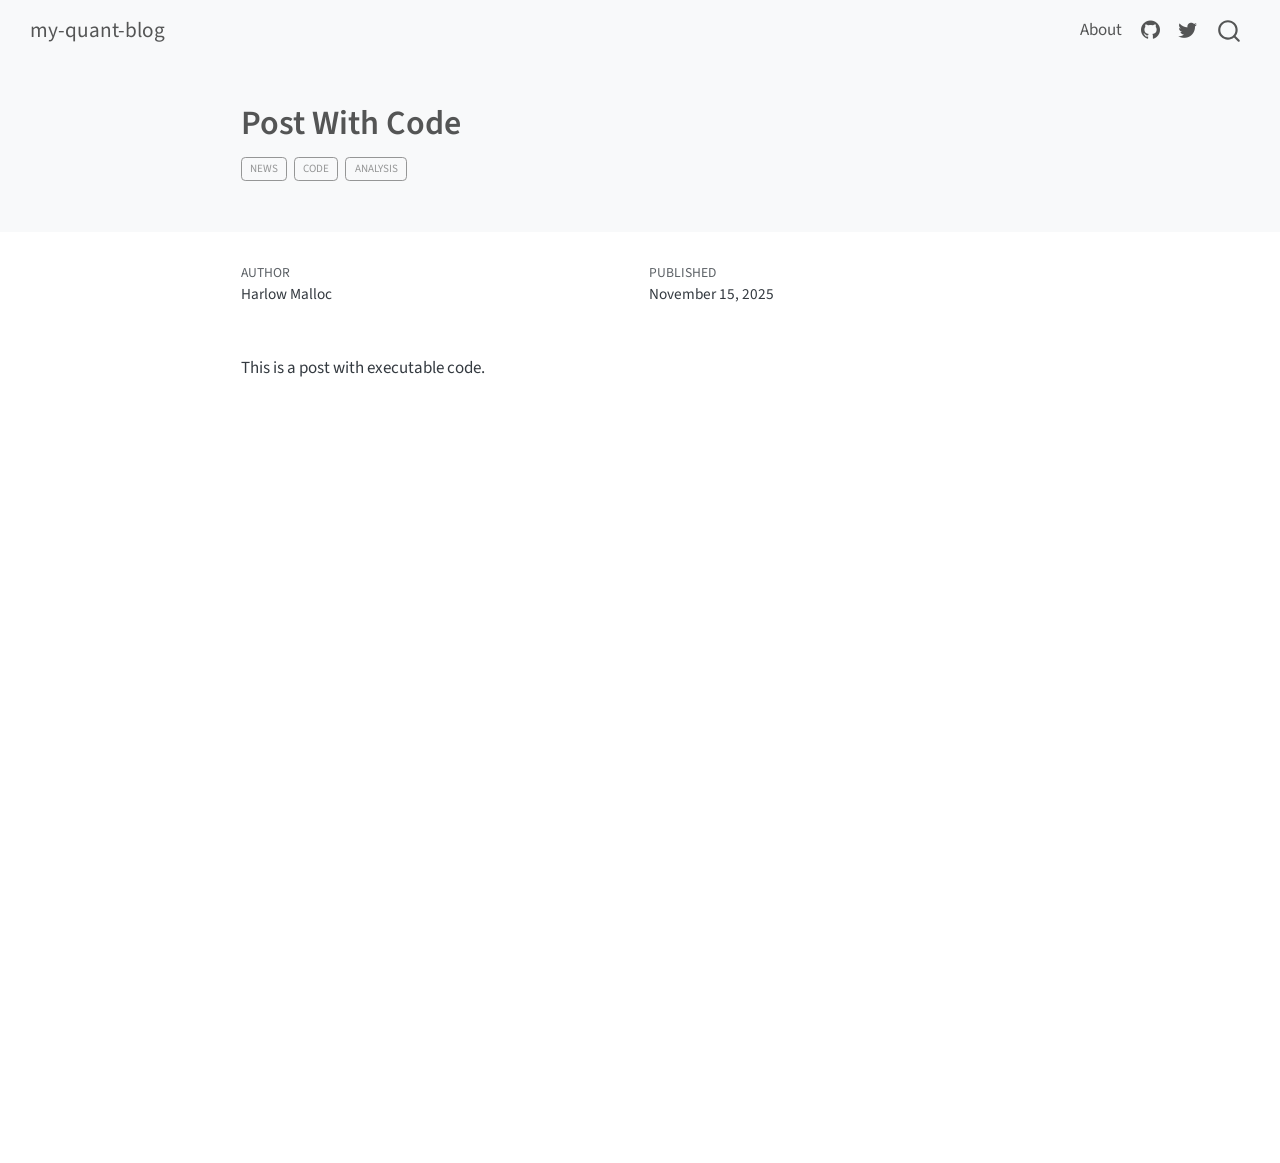
<file: posts/post-with-code/index.html>
<!DOCTYPE html>
<html xmlns="http://www.w3.org/1999/xhtml" lang="en" xml:lang="en"><head>

<meta charset="utf-8">
<meta name="generator" content="quarto-1.4.554">

<meta name="viewport" content="width=device-width, initial-scale=1.0, user-scalable=yes">

<meta name="author" content="Harlow Malloc">
<meta name="dcterms.date" content="2025-11-15">

<title>my-quant-blog - Post With Code</title>
<style>
code{white-space: pre-wrap;}
span.smallcaps{font-variant: small-caps;}
div.columns{display: flex; gap: min(4vw, 1.5em);}
div.column{flex: auto; overflow-x: auto;}
div.hanging-indent{margin-left: 1.5em; text-indent: -1.5em;}
ul.task-list{list-style: none;}
ul.task-list li input[type="checkbox"] {
  width: 0.8em;
  margin: 0 0.8em 0.2em -1em; /* quarto-specific, see https://github.com/quarto-dev/quarto-cli/issues/4556 */ 
  vertical-align: middle;
}
</style>


<script src="../../site_libs/quarto-nav/quarto-nav.js"></script>
<script src="../../site_libs/quarto-nav/headroom.min.js"></script>
<script src="../../site_libs/clipboard/clipboard.min.js"></script>
<script src="../../site_libs/quarto-search/autocomplete.umd.js"></script>
<script src="../../site_libs/quarto-search/fuse.min.js"></script>
<script src="../../site_libs/quarto-search/quarto-search.js"></script>
<meta name="quarto:offset" content="../../">
<script src="../../site_libs/quarto-html/quarto.js"></script>
<script src="../../site_libs/quarto-html/popper.min.js"></script>
<script src="../../site_libs/quarto-html/tippy.umd.min.js"></script>
<script src="../../site_libs/quarto-html/anchor.min.js"></script>
<link href="../../site_libs/quarto-html/tippy.css" rel="stylesheet">
<link href="../../site_libs/quarto-html/quarto-syntax-highlighting.css" rel="stylesheet" id="quarto-text-highlighting-styles">
<script src="../../site_libs/bootstrap/bootstrap.min.js"></script>
<link href="../../site_libs/bootstrap/bootstrap-icons.css" rel="stylesheet">
<link href="../../site_libs/bootstrap/bootstrap.min.css" rel="stylesheet" id="quarto-bootstrap" data-mode="light">
<script id="quarto-search-options" type="application/json">{
  "location": "navbar",
  "copy-button": false,
  "collapse-after": 3,
  "panel-placement": "end",
  "type": "overlay",
  "limit": 50,
  "keyboard-shortcut": [
    "f",
    "/",
    "s"
  ],
  "show-item-context": false,
  "language": {
    "search-no-results-text": "No results",
    "search-matching-documents-text": "matching documents",
    "search-copy-link-title": "Copy link to search",
    "search-hide-matches-text": "Hide additional matches",
    "search-more-match-text": "more match in this document",
    "search-more-matches-text": "more matches in this document",
    "search-clear-button-title": "Clear",
    "search-text-placeholder": "",
    "search-detached-cancel-button-title": "Cancel",
    "search-submit-button-title": "Submit",
    "search-label": "Search"
  }
}</script>


<link rel="stylesheet" href="../../styles.css">
</head>

<body class="nav-fixed fullcontent">

<div id="quarto-search-results"></div>
  <header id="quarto-header" class="headroom fixed-top quarto-banner">
    <nav class="navbar navbar-expand-lg " data-bs-theme="dark">
      <div class="navbar-container container-fluid">
      <div class="navbar-brand-container mx-auto">
    <a class="navbar-brand" href="../../index.html">
    <span class="navbar-title">my-quant-blog</span>
    </a>
  </div>
            <div id="quarto-search" class="" title="Search"></div>
          <button class="navbar-toggler" type="button" data-bs-toggle="collapse" data-bs-target="#navbarCollapse" aria-controls="navbarCollapse" aria-expanded="false" aria-label="Toggle navigation" onclick="if (window.quartoToggleHeadroom) { window.quartoToggleHeadroom(); }">
  <span class="navbar-toggler-icon"></span>
</button>
          <div class="collapse navbar-collapse" id="navbarCollapse">
            <ul class="navbar-nav navbar-nav-scroll ms-auto">
  <li class="nav-item">
    <a class="nav-link" href="../../about.html"> 
<span class="menu-text">About</span></a>
  </li>  
  <li class="nav-item compact">
    <a class="nav-link" href="https://github.com/"> <i class="bi bi-github" role="img">
</i> 
<span class="menu-text"></span></a>
  </li>  
  <li class="nav-item compact">
    <a class="nav-link" href="https://twitter.com"> <i class="bi bi-twitter" role="img">
</i> 
<span class="menu-text"></span></a>
  </li>  
</ul>
          </div> <!-- /navcollapse -->
          <div class="quarto-navbar-tools">
</div>
      </div> <!-- /container-fluid -->
    </nav>
</header>
<!-- content -->
<header id="title-block-header" class="quarto-title-block default page-columns page-full">
  <div class="quarto-title-banner page-columns page-full">
    <div class="quarto-title column-body">
      <h1 class="title">Post With Code</h1>
                                <div class="quarto-categories">
                <div class="quarto-category">news</div>
                <div class="quarto-category">code</div>
                <div class="quarto-category">analysis</div>
              </div>
                  </div>
  </div>
    
  
  <div class="quarto-title-meta">

      <div>
      <div class="quarto-title-meta-heading">Author</div>
      <div class="quarto-title-meta-contents">
               <p>Harlow Malloc </p>
            </div>
    </div>
      
      <div>
      <div class="quarto-title-meta-heading">Published</div>
      <div class="quarto-title-meta-contents">
        <p class="date">November 15, 2025</p>
      </div>
    </div>
    
      
    </div>
    
  
  </header><div id="quarto-content" class="quarto-container page-columns page-rows-contents page-layout-article page-navbar">
<!-- sidebar -->
<!-- margin-sidebar -->
    
<!-- main -->
<main class="content quarto-banner-title-block" id="quarto-document-content">





<p>This is a post with executable code.</p>



</main> <!-- /main -->
<script id="quarto-html-after-body" type="application/javascript">
window.document.addEventListener("DOMContentLoaded", function (event) {
  const toggleBodyColorMode = (bsSheetEl) => {
    const mode = bsSheetEl.getAttribute("data-mode");
    const bodyEl = window.document.querySelector("body");
    if (mode === "dark") {
      bodyEl.classList.add("quarto-dark");
      bodyEl.classList.remove("quarto-light");
    } else {
      bodyEl.classList.add("quarto-light");
      bodyEl.classList.remove("quarto-dark");
    }
  }
  const toggleBodyColorPrimary = () => {
    const bsSheetEl = window.document.querySelector("link#quarto-bootstrap");
    if (bsSheetEl) {
      toggleBodyColorMode(bsSheetEl);
    }
  }
  toggleBodyColorPrimary();  
  const icon = "";
  const anchorJS = new window.AnchorJS();
  anchorJS.options = {
    placement: 'right',
    icon: icon
  };
  anchorJS.add('.anchored');
  const isCodeAnnotation = (el) => {
    for (const clz of el.classList) {
      if (clz.startsWith('code-annotation-')) {                     
        return true;
      }
    }
    return false;
  }
  const clipboard = new window.ClipboardJS('.code-copy-button', {
    text: function(trigger) {
      const codeEl = trigger.previousElementSibling.cloneNode(true);
      for (const childEl of codeEl.children) {
        if (isCodeAnnotation(childEl)) {
          childEl.remove();
        }
      }
      return codeEl.innerText;
    }
  });
  clipboard.on('success', function(e) {
    // button target
    const button = e.trigger;
    // don't keep focus
    button.blur();
    // flash "checked"
    button.classList.add('code-copy-button-checked');
    var currentTitle = button.getAttribute("title");
    button.setAttribute("title", "Copied!");
    let tooltip;
    if (window.bootstrap) {
      button.setAttribute("data-bs-toggle", "tooltip");
      button.setAttribute("data-bs-placement", "left");
      button.setAttribute("data-bs-title", "Copied!");
      tooltip = new bootstrap.Tooltip(button, 
        { trigger: "manual", 
          customClass: "code-copy-button-tooltip",
          offset: [0, -8]});
      tooltip.show();    
    }
    setTimeout(function() {
      if (tooltip) {
        tooltip.hide();
        button.removeAttribute("data-bs-title");
        button.removeAttribute("data-bs-toggle");
        button.removeAttribute("data-bs-placement");
      }
      button.setAttribute("title", currentTitle);
      button.classList.remove('code-copy-button-checked');
    }, 1000);
    // clear code selection
    e.clearSelection();
  });
    var localhostRegex = new RegExp(/^(?:http|https):\/\/localhost\:?[0-9]*\//);
    var mailtoRegex = new RegExp(/^mailto:/);
      var filterRegex = new RegExp("https:\/\/your-website-url\.example\.com");
    var isInternal = (href) => {
        return filterRegex.test(href) || localhostRegex.test(href) || mailtoRegex.test(href);
    }
    // Inspect non-navigation links and adorn them if external
 	var links = window.document.querySelectorAll('a[href]:not(.nav-link):not(.navbar-brand):not(.toc-action):not(.sidebar-link):not(.sidebar-item-toggle):not(.pagination-link):not(.no-external):not([aria-hidden]):not(.dropdown-item):not(.quarto-navigation-tool)');
    for (var i=0; i<links.length; i++) {
      const link = links[i];
      if (!isInternal(link.href)) {
        // undo the damage that might have been done by quarto-nav.js in the case of
        // links that we want to consider external
        if (link.dataset.originalHref !== undefined) {
          link.href = link.dataset.originalHref;
        }
      }
    }
  function tippyHover(el, contentFn, onTriggerFn, onUntriggerFn) {
    const config = {
      allowHTML: true,
      maxWidth: 500,
      delay: 100,
      arrow: false,
      appendTo: function(el) {
          return el.parentElement;
      },
      interactive: true,
      interactiveBorder: 10,
      theme: 'quarto',
      placement: 'bottom-start',
    };
    if (contentFn) {
      config.content = contentFn;
    }
    if (onTriggerFn) {
      config.onTrigger = onTriggerFn;
    }
    if (onUntriggerFn) {
      config.onUntrigger = onUntriggerFn;
    }
    window.tippy(el, config); 
  }
  const noterefs = window.document.querySelectorAll('a[role="doc-noteref"]');
  for (var i=0; i<noterefs.length; i++) {
    const ref = noterefs[i];
    tippyHover(ref, function() {
      // use id or data attribute instead here
      let href = ref.getAttribute('data-footnote-href') || ref.getAttribute('href');
      try { href = new URL(href).hash; } catch {}
      const id = href.replace(/^#\/?/, "");
      const note = window.document.getElementById(id);
      if (note) {
        return note.innerHTML;
      } else {
        return "";
      }
    });
  }
  const xrefs = window.document.querySelectorAll('a.quarto-xref');
  const processXRef = (id, note) => {
    // Strip column container classes
    const stripColumnClz = (el) => {
      el.classList.remove("page-full", "page-columns");
      if (el.children) {
        for (const child of el.children) {
          stripColumnClz(child);
        }
      }
    }
    stripColumnClz(note)
    if (id === null || id.startsWith('sec-')) {
      // Special case sections, only their first couple elements
      const container = document.createElement("div");
      if (note.children && note.children.length > 2) {
        container.appendChild(note.children[0].cloneNode(true));
        for (let i = 1; i < note.children.length; i++) {
          const child = note.children[i];
          if (child.tagName === "P" && child.innerText === "") {
            continue;
          } else {
            container.appendChild(child.cloneNode(true));
            break;
          }
        }
        if (window.Quarto?.typesetMath) {
          window.Quarto.typesetMath(container);
        }
        return container.innerHTML
      } else {
        if (window.Quarto?.typesetMath) {
          window.Quarto.typesetMath(note);
        }
        return note.innerHTML;
      }
    } else {
      // Remove any anchor links if they are present
      const anchorLink = note.querySelector('a.anchorjs-link');
      if (anchorLink) {
        anchorLink.remove();
      }
      if (window.Quarto?.typesetMath) {
        window.Quarto.typesetMath(note);
      }
      // TODO in 1.5, we should make sure this works without a callout special case
      if (note.classList.contains("callout")) {
        return note.outerHTML;
      } else {
        return note.innerHTML;
      }
    }
  }
  for (var i=0; i<xrefs.length; i++) {
    const xref = xrefs[i];
    tippyHover(xref, undefined, function(instance) {
      instance.disable();
      let url = xref.getAttribute('href');
      let hash = undefined; 
      if (url.startsWith('#')) {
        hash = url;
      } else {
        try { hash = new URL(url).hash; } catch {}
      }
      if (hash) {
        const id = hash.replace(/^#\/?/, "");
        const note = window.document.getElementById(id);
        if (note !== null) {
          try {
            const html = processXRef(id, note.cloneNode(true));
            instance.setContent(html);
          } finally {
            instance.enable();
            instance.show();
          }
        } else {
          // See if we can fetch this
          fetch(url.split('#')[0])
          .then(res => res.text())
          .then(html => {
            const parser = new DOMParser();
            const htmlDoc = parser.parseFromString(html, "text/html");
            const note = htmlDoc.getElementById(id);
            if (note !== null) {
              const html = processXRef(id, note);
              instance.setContent(html);
            } 
          }).finally(() => {
            instance.enable();
            instance.show();
          });
        }
      } else {
        // See if we can fetch a full url (with no hash to target)
        // This is a special case and we should probably do some content thinning / targeting
        fetch(url)
        .then(res => res.text())
        .then(html => {
          const parser = new DOMParser();
          const htmlDoc = parser.parseFromString(html, "text/html");
          const note = htmlDoc.querySelector('main.content');
          if (note !== null) {
            // This should only happen for chapter cross references
            // (since there is no id in the URL)
            // remove the first header
            if (note.children.length > 0 && note.children[0].tagName === "HEADER") {
              note.children[0].remove();
            }
            const html = processXRef(null, note);
            instance.setContent(html);
          } 
        }).finally(() => {
          instance.enable();
          instance.show();
        });
      }
    }, function(instance) {
    });
  }
      let selectedAnnoteEl;
      const selectorForAnnotation = ( cell, annotation) => {
        let cellAttr = 'data-code-cell="' + cell + '"';
        let lineAttr = 'data-code-annotation="' +  annotation + '"';
        const selector = 'span[' + cellAttr + '][' + lineAttr + ']';
        return selector;
      }
      const selectCodeLines = (annoteEl) => {
        const doc = window.document;
        const targetCell = annoteEl.getAttribute("data-target-cell");
        const targetAnnotation = annoteEl.getAttribute("data-target-annotation");
        const annoteSpan = window.document.querySelector(selectorForAnnotation(targetCell, targetAnnotation));
        const lines = annoteSpan.getAttribute("data-code-lines").split(",");
        const lineIds = lines.map((line) => {
          return targetCell + "-" + line;
        })
        let top = null;
        let height = null;
        let parent = null;
        if (lineIds.length > 0) {
            //compute the position of the single el (top and bottom and make a div)
            const el = window.document.getElementById(lineIds[0]);
            top = el.offsetTop;
            height = el.offsetHeight;
            parent = el.parentElement.parentElement;
          if (lineIds.length > 1) {
            const lastEl = window.document.getElementById(lineIds[lineIds.length - 1]);
            const bottom = lastEl.offsetTop + lastEl.offsetHeight;
            height = bottom - top;
          }
          if (top !== null && height !== null && parent !== null) {
            // cook up a div (if necessary) and position it 
            let div = window.document.getElementById("code-annotation-line-highlight");
            if (div === null) {
              div = window.document.createElement("div");
              div.setAttribute("id", "code-annotation-line-highlight");
              div.style.position = 'absolute';
              parent.appendChild(div);
            }
            div.style.top = top - 2 + "px";
            div.style.height = height + 4 + "px";
            div.style.left = 0;
            let gutterDiv = window.document.getElementById("code-annotation-line-highlight-gutter");
            if (gutterDiv === null) {
              gutterDiv = window.document.createElement("div");
              gutterDiv.setAttribute("id", "code-annotation-line-highlight-gutter");
              gutterDiv.style.position = 'absolute';
              const codeCell = window.document.getElementById(targetCell);
              const gutter = codeCell.querySelector('.code-annotation-gutter');
              gutter.appendChild(gutterDiv);
            }
            gutterDiv.style.top = top - 2 + "px";
            gutterDiv.style.height = height + 4 + "px";
          }
          selectedAnnoteEl = annoteEl;
        }
      };
      const unselectCodeLines = () => {
        const elementsIds = ["code-annotation-line-highlight", "code-annotation-line-highlight-gutter"];
        elementsIds.forEach((elId) => {
          const div = window.document.getElementById(elId);
          if (div) {
            div.remove();
          }
        });
        selectedAnnoteEl = undefined;
      };
        // Handle positioning of the toggle
    window.addEventListener(
      "resize",
      throttle(() => {
        elRect = undefined;
        if (selectedAnnoteEl) {
          selectCodeLines(selectedAnnoteEl);
        }
      }, 10)
    );
    function throttle(fn, ms) {
    let throttle = false;
    let timer;
      return (...args) => {
        if(!throttle) { // first call gets through
            fn.apply(this, args);
            throttle = true;
        } else { // all the others get throttled
            if(timer) clearTimeout(timer); // cancel #2
            timer = setTimeout(() => {
              fn.apply(this, args);
              timer = throttle = false;
            }, ms);
        }
      };
    }
      // Attach click handler to the DT
      const annoteDls = window.document.querySelectorAll('dt[data-target-cell]');
      for (const annoteDlNode of annoteDls) {
        annoteDlNode.addEventListener('click', (event) => {
          const clickedEl = event.target;
          if (clickedEl !== selectedAnnoteEl) {
            unselectCodeLines();
            const activeEl = window.document.querySelector('dt[data-target-cell].code-annotation-active');
            if (activeEl) {
              activeEl.classList.remove('code-annotation-active');
            }
            selectCodeLines(clickedEl);
            clickedEl.classList.add('code-annotation-active');
          } else {
            // Unselect the line
            unselectCodeLines();
            clickedEl.classList.remove('code-annotation-active');
          }
        });
      }
  const findCites = (el) => {
    const parentEl = el.parentElement;
    if (parentEl) {
      const cites = parentEl.dataset.cites;
      if (cites) {
        return {
          el,
          cites: cites.split(' ')
        };
      } else {
        return findCites(el.parentElement)
      }
    } else {
      return undefined;
    }
  };
  var bibliorefs = window.document.querySelectorAll('a[role="doc-biblioref"]');
  for (var i=0; i<bibliorefs.length; i++) {
    const ref = bibliorefs[i];
    const citeInfo = findCites(ref);
    if (citeInfo) {
      tippyHover(citeInfo.el, function() {
        var popup = window.document.createElement('div');
        citeInfo.cites.forEach(function(cite) {
          var citeDiv = window.document.createElement('div');
          citeDiv.classList.add('hanging-indent');
          citeDiv.classList.add('csl-entry');
          var biblioDiv = window.document.getElementById('ref-' + cite);
          if (biblioDiv) {
            citeDiv.innerHTML = biblioDiv.innerHTML;
          }
          popup.appendChild(citeDiv);
        });
        return popup.innerHTML;
      });
    }
  }
});
</script>
</div> <!-- /content -->




</body></html>
</file>
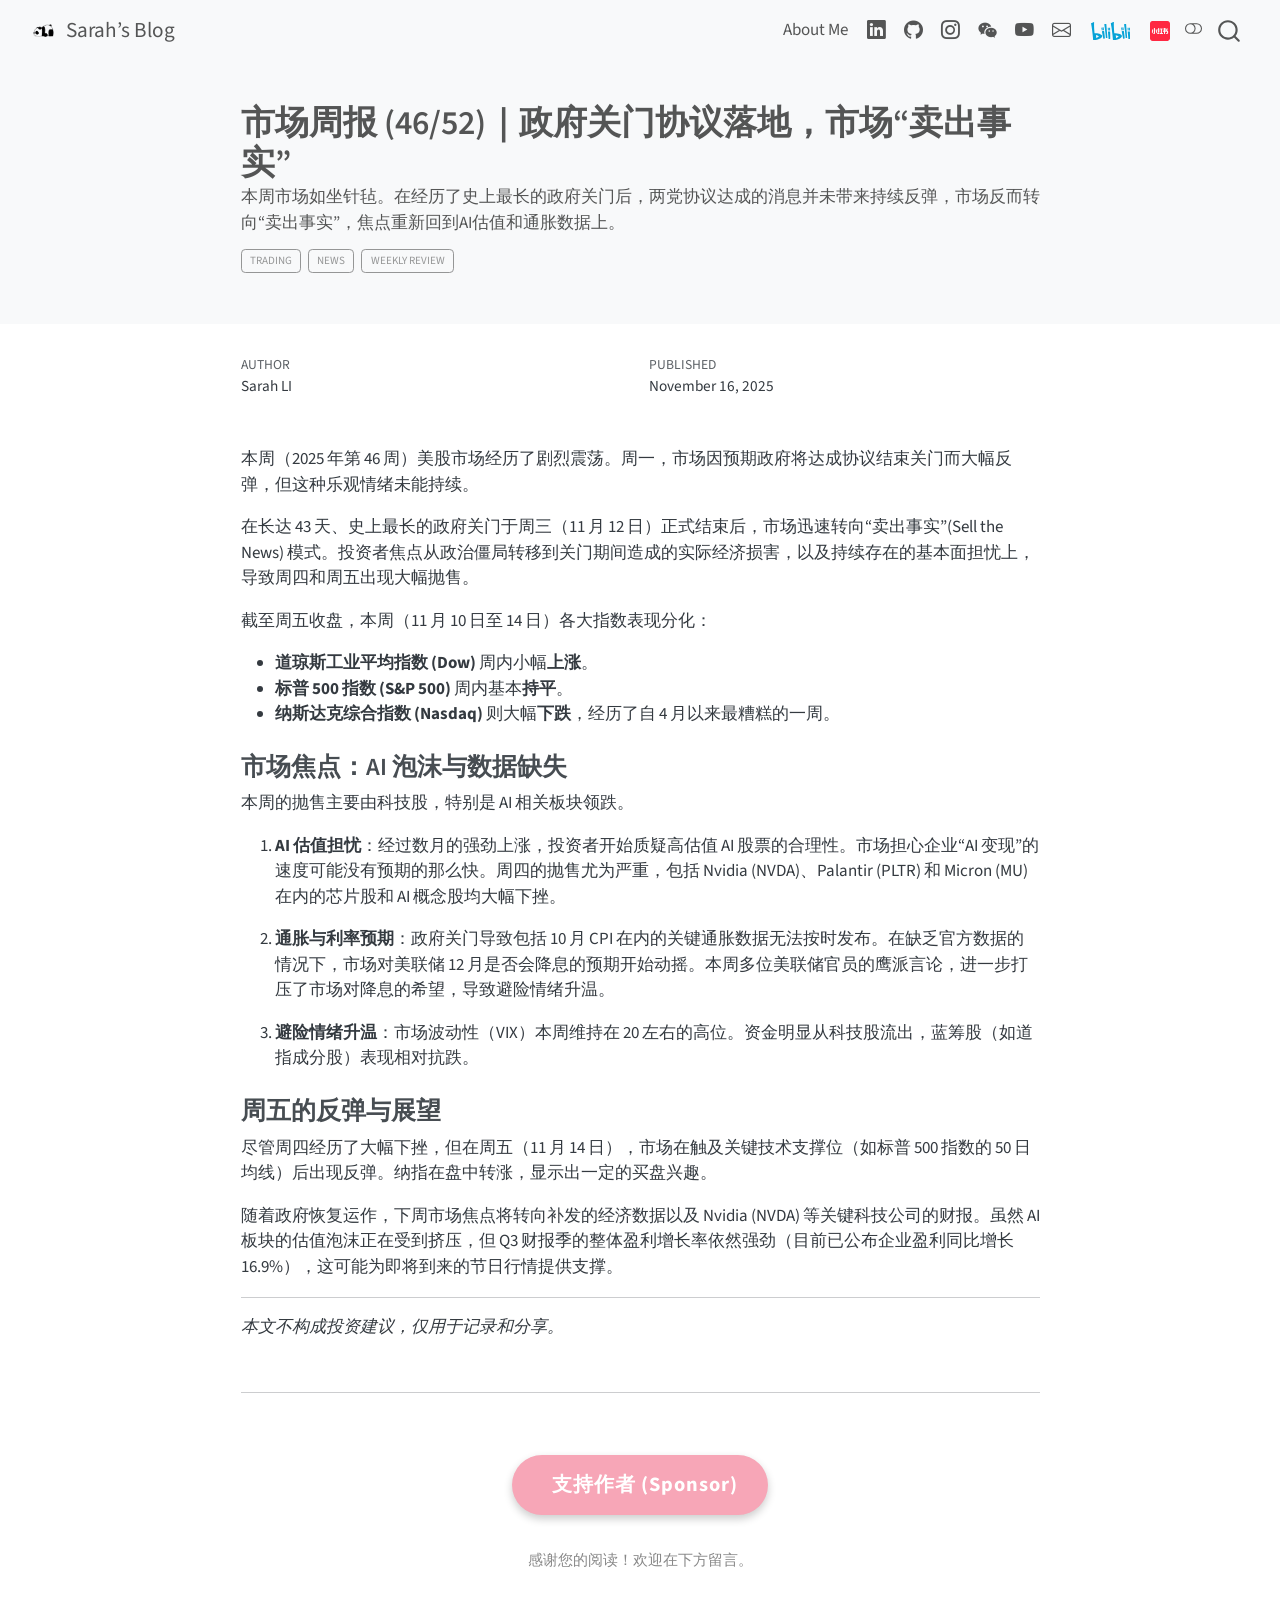
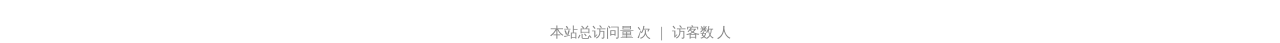
<file: posts/trading-1/index.html>
<!DOCTYPE html>
<html xmlns="http://www.w3.org/1999/xhtml" lang="en" xml:lang="en"><head>

<meta charset="utf-8">
<meta name="generator" content="quarto-1.4.554">

<meta name="viewport" content="width=device-width, initial-scale=1.0, user-scalable=yes">

<meta name="author" content="Sarah LI">
<meta name="dcterms.date" content="2025-11-16">
<meta name="description" content="本周市场如坐针毡。在经历了史上最长的政府关门后，两党协议达成的消息并未带来持续反弹，市场反而转向“卖出事实”，焦点重新回到AI估值和通胀数据上。">

<title>Sarah’s Blog - 市场周报 (46/52)｜政府关门协议落地，市场“卖出事实”</title>
<style>
code{white-space: pre-wrap;}
span.smallcaps{font-variant: small-caps;}
div.columns{display: flex; gap: min(4vw, 1.5em);}
div.column{flex: auto; overflow-x: auto;}
div.hanging-indent{margin-left: 1.5em; text-indent: -1.5em;}
ul.task-list{list-style: none;}
ul.task-list li input[type="checkbox"] {
  width: 0.8em;
  margin: 0 0.8em 0.2em -1em; /* quarto-specific, see https://github.com/quarto-dev/quarto-cli/issues/4556 */ 
  vertical-align: middle;
}
</style>


<script src="../../site_libs/quarto-nav/quarto-nav.js"></script>
<script src="../../site_libs/quarto-nav/headroom.min.js"></script>
<script src="../../site_libs/clipboard/clipboard.min.js"></script>
<script src="../../site_libs/quarto-search/autocomplete.umd.js"></script>
<script src="../../site_libs/quarto-search/fuse.min.js"></script>
<script src="../../site_libs/quarto-search/quarto-search.js"></script>
<meta name="quarto:offset" content="../../">
<link href="../../pandaa.jpg" rel="icon" type="image/jpeg">
<script src="../../site_libs/quarto-html/quarto.js"></script>
<script src="../../site_libs/quarto-html/popper.min.js"></script>
<script src="../../site_libs/quarto-html/tippy.umd.min.js"></script>
<script src="../../site_libs/quarto-html/anchor.min.js"></script>
<link href="../../site_libs/quarto-html/tippy.css" rel="stylesheet">
<link href="../../site_libs/quarto-html/quarto-syntax-highlighting.css" rel="stylesheet" class="quarto-color-scheme" id="quarto-text-highlighting-styles">
<link href="../../site_libs/quarto-html/quarto-syntax-highlighting-dark.css" rel="prefetch" class="quarto-color-scheme quarto-color-alternate" id="quarto-text-highlighting-styles">
<script src="../../site_libs/bootstrap/bootstrap.min.js"></script>
<link href="../../site_libs/bootstrap/bootstrap-icons.css" rel="stylesheet">
<link href="../../site_libs/bootstrap/bootstrap.min.css" rel="stylesheet" class="quarto-color-scheme" id="quarto-bootstrap" data-mode="light">
<link href="../../site_libs/bootstrap/bootstrap-dark.min.css" rel="prefetch" class="quarto-color-scheme quarto-color-alternate" id="quarto-bootstrap" data-mode="dark">
<script id="quarto-search-options" type="application/json">{
  "location": "navbar",
  "copy-button": false,
  "collapse-after": 3,
  "panel-placement": "end",
  "type": "overlay",
  "limit": 50,
  "keyboard-shortcut": [
    "f",
    "/",
    "s"
  ],
  "show-item-context": false,
  "language": {
    "search-no-results-text": "No results",
    "search-matching-documents-text": "matching documents",
    "search-copy-link-title": "Copy link to search",
    "search-hide-matches-text": "Hide additional matches",
    "search-more-match-text": "more match in this document",
    "search-more-matches-text": "more matches in this document",
    "search-clear-button-title": "Clear",
    "search-text-placeholder": "",
    "search-detached-cancel-button-title": "Cancel",
    "search-submit-button-title": "Submit",
    "search-label": "Search"
  }
}</script>


<link rel="stylesheet" href="../../styles.css">
</head>

<body class="nav-fixed fullcontent">

<div id="quarto-search-results"></div>
  <header id="quarto-header" class="headroom fixed-top quarto-banner">
    <nav class="navbar navbar-expand-lg " data-bs-theme="dark">
      <div class="navbar-container container-fluid">
      <div class="navbar-brand-container mx-auto">
    <a href="../../index.html" class="navbar-brand navbar-brand-logo">
    <img src="../../pandaa.jpg" alt="" class="navbar-logo">
    </a>
    <a class="navbar-brand" href="../../index.html">
    <span class="navbar-title">Sarah’s Blog</span>
    </a>
  </div>
            <div id="quarto-search" class="" title="Search"></div>
          <button class="navbar-toggler" type="button" data-bs-toggle="collapse" data-bs-target="#navbarCollapse" aria-controls="navbarCollapse" aria-expanded="false" aria-label="Toggle navigation" onclick="if (window.quartoToggleHeadroom) { window.quartoToggleHeadroom(); }">
  <span class="navbar-toggler-icon"></span>
</button>
          <div class="collapse navbar-collapse" id="navbarCollapse">
            <ul class="navbar-nav navbar-nav-scroll ms-auto">
  <li class="nav-item">
    <a class="nav-link" href="../../about.html"> 
<span class="menu-text">About Me</span></a>
  </li>  
  <li class="nav-item compact">
    <a class="nav-link" href="https://www.linkedin.com/in/xingyulee/"> <i class="bi bi-linkedin" role="img">
</i> 
<span class="menu-text"></span></a>
  </li>  
  <li class="nav-item compact">
    <a class="nav-link" href="https://github.com/Xingyuii/"> <i class="bi bi-github" role="img">
</i> 
<span class="menu-text"></span></a>
  </li>  
  <li class="nav-item compact">
    <a class="nav-link" href="https://instagram.com/sarah.l133"> <i class="bi bi-instagram" role="img">
</i> 
<span class="menu-text"></span></a>
  </li>  
  <li class="nav-item compact">
    <a class="nav-link" href="../../wechat.JPG" target="_blank"> <i class="bi bi-wechat" role="img">
</i> 
<span class="menu-text"></span></a>
  </li>  
  <li class="nav-item compact">
    <a class="nav-link" href="https://www.youtube.com/@XingyuSarah"> <i class="bi bi-youtube" role="img">
</i> 
<span class="menu-text"></span></a>
  </li>  
  <li class="nav-item compact">
    <a class="nav-link" href="mailto:xingyu.sarah@gmail.com"> <i class="bi bi-envelope" role="img">
</i> 
<span class="menu-text"></span></a>
  </li>  
  <li class="nav-item">
    <a class="nav-link" href="https://b23.tv/7RiB25o"> 
<span class="menu-text"><img src="../../icons/bilibili.svg" height="18"></span></a>
  </li>  
  <li class="nav-item">
    <a class="nav-link" href="https://xhslink.com/m/41beRsIE9P9"> 
<span class="menu-text"><img src="../../icons/xiaohongshu.svg" height="20"></span></a>
  </li>  
</ul>
          </div> <!-- /navcollapse -->
          <div class="quarto-navbar-tools">
  <a href="" class="quarto-color-scheme-toggle quarto-navigation-tool  px-1" onclick="window.quartoToggleColorScheme(); return false;" title="Toggle dark mode"><i class="bi"></i></a>
</div>
      </div> <!-- /container-fluid -->
    </nav>
</header>
<!-- content -->
<header id="title-block-header" class="quarto-title-block default page-columns page-full">
  <div class="quarto-title-banner page-columns page-full">
    <div class="quarto-title column-body">
      <h1 class="title">市场周报 (46/52)｜政府关门协议落地，市场“卖出事实”</h1>
                  <div>
        <div class="description">
          本周市场如坐针毡。在经历了史上最长的政府关门后，两党协议达成的消息并未带来持续反弹，市场反而转向“卖出事实”，焦点重新回到AI估值和通胀数据上。
        </div>
      </div>
                          <div class="quarto-categories">
                <div class="quarto-category">trading</div>
                <div class="quarto-category">news</div>
                <div class="quarto-category">weekly review</div>
              </div>
                  </div>
  </div>
    
  
  <div class="quarto-title-meta">

      <div>
      <div class="quarto-title-meta-heading">Author</div>
      <div class="quarto-title-meta-contents">
               <p>Sarah LI </p>
            </div>
    </div>
      
      <div>
      <div class="quarto-title-meta-heading">Published</div>
      <div class="quarto-title-meta-contents">
        <p class="date">November 16, 2025</p>
      </div>
    </div>
    
      
    </div>
    
  
  </header><div id="quarto-content" class="quarto-container page-columns page-rows-contents page-layout-article page-navbar">
<!-- sidebar -->
<!-- margin-sidebar -->
    
<!-- main -->
<main class="content quarto-banner-title-block" id="quarto-document-content">





<p>本周（2025 年第 46 周）美股市场经历了剧烈震荡。周一，市场因预期政府将达成协议结束关门而大幅反弹，但这种乐观情绪未能持续。</p>
<p>在长达 43 天、史上最长的政府关门于周三（11 月 12 日）正式结束后，市场迅速转向“卖出事实”(Sell the News) 模式。投资者焦点从政治僵局转移到关门期间造成的实际经济损害，以及持续存在的基本面担忧上，导致周四和周五出现大幅抛售。</p>
<p>截至周五收盘，本周（11 月 10 日至 14 日）各大指数表现分化：</p>
<ul>
<li><strong>道琼斯工业平均指数 (Dow)</strong> 周内小幅<strong>上涨</strong>。</li>
<li><strong>标普 500 指数 (S&amp;P 500)</strong> 周内基本<strong>持平</strong>。</li>
<li><strong>纳斯达克综合指数 (Nasdaq)</strong> 则大幅<strong>下跌</strong>，经历了自 4 月以来最糟糕的一周。</li>
</ul>
<section id="市场焦点ai-泡沫与数据缺失" class="level3">
<h3 class="anchored" data-anchor-id="市场焦点ai-泡沫与数据缺失">市场焦点：AI 泡沫与数据缺失</h3>
<p>本周的抛售主要由科技股，特别是 AI 相关板块领跌。</p>
<ol type="1">
<li><p><strong>AI 估值担忧</strong>：经过数月的强劲上涨，投资者开始质疑高估值 AI 股票的合理性。市场担心企业“AI 变现”的速度可能没有预期的那么快。周四的抛售尤为严重，包括 Nvidia (NVDA)、Palantir (PLTR) 和 Micron (MU) 在内的芯片股和 AI 概念股均大幅下挫。</p></li>
<li><p><strong>通胀与利率预期</strong>：政府关门导致包括 10 月 CPI 在内的关键通胀数据无法按时发布。在缺乏官方数据的情况下，市场对美联储 12 月是否会降息的预期开始动摇。本周多位美联储官员的鹰派言论，进一步打压了市场对降息的希望，导致避险情绪升温。</p></li>
<li><p><strong>避险情绪升温</strong>：市场波动性（VIX）本周维持在 20 左右的高位。资金明显从科技股流出，蓝筹股（如道指成分股）表现相对抗跌。</p></li>
</ol>
</section>
<section id="周五的反弹与展望" class="level3">
<h3 class="anchored" data-anchor-id="周五的反弹与展望">周五的反弹与展望</h3>
<p>尽管周四经历了大幅下挫，但在周五（11 月 14 日），市场在触及关键技术支撑位（如标普 500 指数的 50 日均线）后出现反弹。纳指在盘中转涨，显示出一定的买盘兴趣。</p>
<p>随着政府恢复运作，下周市场焦点将转向补发的经济数据以及 Nvidia (NVDA) 等关键科技公司的财报。虽然 AI 板块的估值泡沫正在受到挤压，但 Q3 财报季的整体盈利增长率依然强劲（目前已公布企业盈利同比增长 16.9%），这可能为即将到来的节日行情提供支撑。</p>
<hr>
<p><em>本文不构成投资建议，仅用于记录和分享。</em></p>


</section>

</main> <!-- /main -->
<hr>

<div style="padding: 20px 0; text-align: center;">
  
  <button type="button" class="btn btn-lg btn-fancy-sponsor" data-bs-toggle="modal" data-bs-target="#donationModal" markdown="1">
    <i class="fa-solid fa-heart fa-lg"></i> 支持作者 (Sponsor)
  </button>
  
  <div class="modal fade" id="donationModal" tabindex="-1" aria-labelledby="donationModalLabel" aria-hidden="true">
    <div class="modal-dialog">
      <div class="modal-content">
        
        <div class="modal-header">
          <h5 class="modal-title" id="donationModalLabel">感谢您的支持！(Thank you!)</h5>
          <button type="button" class="btn-close" data-bs-dismiss="modal" aria-label="Close"></button>
        </div>
        
        <div class="modal-body">
          
          <ul class="nav nav-tabs" id="paymentTabs" role="tablist">
            <li class="nav-item" role="presentation">
              <button class="nav-link active" id="wechat-tab" data-bs-toggle="tab" data-bs-target="#wechat-pane" type="button" role="tab" aria-controls="wechat-pane" aria-selected="true">微信 (WeChat)</button>
            </li>
            <li class="nav-item" role="presentation">
              <button class="nav-link" id="alipay-tab" data-bs-toggle="tab" data-bs-target="#alipay-pane" type="button" role="tab" aria-controls="alipay-pane" aria-selected="false">支付宝 (Alipay)</button>
            </li>
            <li class="nav-item" role="presentation">
              <button class="nav-link" id="fps-tab" data-bs-toggle="tab" data-bs-target="#fps-pane" type="button" role="tab" aria-controls="fps-pane" aria-selected="false">转数快 (FPS)</button>
            </li>
            <li class="nav-item" role="presentation">
              <button class="nav-link" id="paypal-tab" data-bs-toggle="tab" data-bs-target="#paypal-pane" type="button" role="tab" aria-controls="paypal-pane" aria-selected="false">PayPal</button>
            </li>
            <li class="nav-item" role="presentation">
              <button class="nav-link" id="visa-tab" data-bs-toggle="tab" data-bs-target="#visa-pane" type="button" role="tab" aria-controls="visa-pane" aria-selected="false">信用卡 (Visa)</button>
            </li>
          </ul>
          
          <div class="tab-content" id="paymentTabsContent" style="padding-top: 20px; text-align: center;">
            
            <div class="tab-pane fade show active" id="wechat-pane" role="tabpanel" aria-labelledby="wechat-tab">
              <p>请使用微信扫描二维码 (Scan with WeChat)</p>
              <img src="../../images/wechat-qr.JPG" alt="WeChat QR Code" style="width: 250px; height: auto;">
            </div>
            
            <div class="tab-pane fade" id="alipay-pane" role="tabpanel" aria-labelledby="alipay-tab">
              <p>请使用支付宝扫描二维码 (Scan with Alipay)</p>
              <img src="../../images/alipay-qr.JPG" alt="Alipay QR Code" style="width: 250px; height: auto;">
            </div>
            
            <div class="tab-pane fade" id="fps-pane" role="tabpanel" aria-labelledby="fps-tab">
              <p>请使用银行 App 扫描“转数快”二维码 (Scan FPS QR with your Banking App)</p>
              <img src="../../images/fps-qr.JPG" alt="FPS QR Code" style="width: 250px; height: auto;">
            </div>
            
            <div class="tab-pane fade" id="paypal-pane" role="tabpanel" aria-labelledby="paypal-tab">
              <p>请使用 PayPal 扫描二维码 (Scan with PayPal)</p>
              <img src="../../images/paypal-qr.jpg" alt="PayPal QR Code" style="width: 250px; height: auto;">
              
              <hr style="margin-top: 20px; margin-bottom: 20px;">
              
              <p>或点击下方链接 (Or click the link below)：</p>
              <a href="https://paypal.me/sarah1i" class="btn btn-info" target="_blank" rel="noopener noreferrer" data-bs-toggle="tooltip" data-bs-placement="top" title="点击跳转 (Click to proceed)">
                PayPal.me/sarah1i
              </a>
            </div>

            <div class="tab-pane fade" id="visa-pane" role="tabpanel" aria-labelledby="visa-tab">
              <p class="mb-3">请通过 Ko-fi 平台支持 (please support via Ko-fi):</p>
              
              <a href="https://ko-fi.com/sarahlii" class="btn btn-lg btn-kofi-brand" target="_blank" rel="noopener noreferrer" style="margin-top: 10px;">
                <i class="fa-solid fa-mug-hot"></i> Go to Ko-fi
              </a>
              
              <p class="mt-3 text-muted" style="font-size: 0.8em; margin-top: 15px;">
                Ko-fi 会处理 Visa / Mastercard 信用卡支付。<br>
                (Ko-fu will handle Visa / Mastercard credit card payments.)
              </p>
            </div>
          </div>
          
        </div>
      </div>
    </div>
  </div>
</div>
<div style="font-size: 0.9em; color: #888; text-align: center;">
  <p>感谢您的阅读！欢迎在下方留言。</p>
</div>

<script>
  var tooltipTriggerList = [].slice.call(document.querySelectorAll('[data-bs-toggle="tooltip"]'))
  var tooltipList = tooltipTriggerList.map(function (tooltipTriggerEl) {
    return new bootstrap.Tooltip(tooltipTriggerEl)
  })
</script>

<div style="text-align: center; margin-top: 20px; font-size: 0.8em; color: #888;">
  <script async="" src="//busuanzi.ibruce.info/busuanzi/2.3/busuanzi.pure.mini.js"></script>
  
  <span id="busuanzi_container_site_pv">
    本站总访问量 <span id="busuanzi_value_site_pv"></span> 次
  </span>
  &nbsp; | &nbsp;
  <span id="busuanzi_container_site_uv">
    访客数 <span id="busuanzi_value_site_uv"></span> 人
  </span>
</div>
<script id="quarto-html-after-body" type="application/javascript">
window.document.addEventListener("DOMContentLoaded", function (event) {
  const toggleBodyColorMode = (bsSheetEl) => {
    const mode = bsSheetEl.getAttribute("data-mode");
    const bodyEl = window.document.querySelector("body");
    if (mode === "dark") {
      bodyEl.classList.add("quarto-dark");
      bodyEl.classList.remove("quarto-light");
    } else {
      bodyEl.classList.add("quarto-light");
      bodyEl.classList.remove("quarto-dark");
    }
  }
  const toggleBodyColorPrimary = () => {
    const bsSheetEl = window.document.querySelector("link#quarto-bootstrap");
    if (bsSheetEl) {
      toggleBodyColorMode(bsSheetEl);
    }
  }
  toggleBodyColorPrimary();  
  const disableStylesheet = (stylesheets) => {
    for (let i=0; i < stylesheets.length; i++) {
      const stylesheet = stylesheets[i];
      stylesheet.rel = 'prefetch';
    }
  }
  const enableStylesheet = (stylesheets) => {
    for (let i=0; i < stylesheets.length; i++) {
      const stylesheet = stylesheets[i];
      stylesheet.rel = 'stylesheet';
    }
  }
  const manageTransitions = (selector, allowTransitions) => {
    const els = window.document.querySelectorAll(selector);
    for (let i=0; i < els.length; i++) {
      const el = els[i];
      if (allowTransitions) {
        el.classList.remove('notransition');
      } else {
        el.classList.add('notransition');
      }
    }
  }
  const toggleGiscusIfUsed = (isAlternate, darkModeDefault) => {
    const baseTheme = document.querySelector('#giscus-base-theme')?.value ?? 'light';
    const alternateTheme = document.querySelector('#giscus-alt-theme')?.value ?? 'dark';
    let newTheme = '';
    if(darkModeDefault) {
      newTheme = isAlternate ? baseTheme : alternateTheme;
    } else {
      newTheme = isAlternate ? alternateTheme : baseTheme;
    }
    const changeGiscusTheme = () => {
      // From: https://github.com/giscus/giscus/issues/336
      const sendMessage = (message) => {
        const iframe = document.querySelector('iframe.giscus-frame');
        if (!iframe) return;
        iframe.contentWindow.postMessage({ giscus: message }, 'https://giscus.app');
      }
      sendMessage({
        setConfig: {
          theme: newTheme
        }
      });
    }
    const isGiscussLoaded = window.document.querySelector('iframe.giscus-frame') !== null;
    if (isGiscussLoaded) {
      changeGiscusTheme();
    }
  }
  const toggleColorMode = (alternate) => {
    // Switch the stylesheets
    const alternateStylesheets = window.document.querySelectorAll('link.quarto-color-scheme.quarto-color-alternate');
    manageTransitions('#quarto-margin-sidebar .nav-link', false);
    if (alternate) {
      enableStylesheet(alternateStylesheets);
      for (const sheetNode of alternateStylesheets) {
        if (sheetNode.id === "quarto-bootstrap") {
          toggleBodyColorMode(sheetNode);
        }
      }
    } else {
      disableStylesheet(alternateStylesheets);
      toggleBodyColorPrimary();
    }
    manageTransitions('#quarto-margin-sidebar .nav-link', true);
    // Switch the toggles
    const toggles = window.document.querySelectorAll('.quarto-color-scheme-toggle');
    for (let i=0; i < toggles.length; i++) {
      const toggle = toggles[i];
      if (toggle) {
        if (alternate) {
          toggle.classList.add("alternate");     
        } else {
          toggle.classList.remove("alternate");
        }
      }
    }
    // Hack to workaround the fact that safari doesn't
    // properly recolor the scrollbar when toggling (#1455)
    if (navigator.userAgent.indexOf('Safari') > 0 && navigator.userAgent.indexOf('Chrome') == -1) {
      manageTransitions("body", false);
      window.scrollTo(0, 1);
      setTimeout(() => {
        window.scrollTo(0, 0);
        manageTransitions("body", true);
      }, 40);  
    }
  }
  const isFileUrl = () => { 
    return window.location.protocol === 'file:';
  }
  const hasAlternateSentinel = () => {  
    let styleSentinel = getColorSchemeSentinel();
    if (styleSentinel !== null) {
      return styleSentinel === "alternate";
    } else {
      return false;
    }
  }
  const setStyleSentinel = (alternate) => {
    const value = alternate ? "alternate" : "default";
    if (!isFileUrl()) {
      window.localStorage.setItem("quarto-color-scheme", value);
    } else {
      localAlternateSentinel = value;
    }
  }
  const getColorSchemeSentinel = () => {
    if (!isFileUrl()) {
      const storageValue = window.localStorage.getItem("quarto-color-scheme");
      return storageValue != null ? storageValue : localAlternateSentinel;
    } else {
      return localAlternateSentinel;
    }
  }
  const darkModeDefault = false;
  let localAlternateSentinel = darkModeDefault ? 'alternate' : 'default';
  // Dark / light mode switch
  window.quartoToggleColorScheme = () => {
    // Read the current dark / light value 
    let toAlternate = !hasAlternateSentinel();
    toggleColorMode(toAlternate);
    setStyleSentinel(toAlternate);
    toggleGiscusIfUsed(toAlternate, darkModeDefault);
  };
  // Ensure there is a toggle, if there isn't float one in the top right
  if (window.document.querySelector('.quarto-color-scheme-toggle') === null) {
    const a = window.document.createElement('a');
    a.classList.add('top-right');
    a.classList.add('quarto-color-scheme-toggle');
    a.href = "";
    a.onclick = function() { try { window.quartoToggleColorScheme(); } catch {} return false; };
    const i = window.document.createElement("i");
    i.classList.add('bi');
    a.appendChild(i);
    window.document.body.appendChild(a);
  }
  // Switch to dark mode if need be
  if (hasAlternateSentinel()) {
    toggleColorMode(true);
  } else {
    toggleColorMode(false);
  }
  const icon = "";
  const anchorJS = new window.AnchorJS();
  anchorJS.options = {
    placement: 'right',
    icon: icon
  };
  anchorJS.add('.anchored');
  const isCodeAnnotation = (el) => {
    for (const clz of el.classList) {
      if (clz.startsWith('code-annotation-')) {                     
        return true;
      }
    }
    return false;
  }
  const clipboard = new window.ClipboardJS('.code-copy-button', {
    text: function(trigger) {
      const codeEl = trigger.previousElementSibling.cloneNode(true);
      for (const childEl of codeEl.children) {
        if (isCodeAnnotation(childEl)) {
          childEl.remove();
        }
      }
      return codeEl.innerText;
    }
  });
  clipboard.on('success', function(e) {
    // button target
    const button = e.trigger;
    // don't keep focus
    button.blur();
    // flash "checked"
    button.classList.add('code-copy-button-checked');
    var currentTitle = button.getAttribute("title");
    button.setAttribute("title", "Copied!");
    let tooltip;
    if (window.bootstrap) {
      button.setAttribute("data-bs-toggle", "tooltip");
      button.setAttribute("data-bs-placement", "left");
      button.setAttribute("data-bs-title", "Copied!");
      tooltip = new bootstrap.Tooltip(button, 
        { trigger: "manual", 
          customClass: "code-copy-button-tooltip",
          offset: [0, -8]});
      tooltip.show();    
    }
    setTimeout(function() {
      if (tooltip) {
        tooltip.hide();
        button.removeAttribute("data-bs-title");
        button.removeAttribute("data-bs-toggle");
        button.removeAttribute("data-bs-placement");
      }
      button.setAttribute("title", currentTitle);
      button.classList.remove('code-copy-button-checked');
    }, 1000);
    // clear code selection
    e.clearSelection();
  });
    var localhostRegex = new RegExp(/^(?:http|https):\/\/localhost\:?[0-9]*\//);
    var mailtoRegex = new RegExp(/^mailto:/);
      var filterRegex = new RegExp("https:\/\/xingyuii\.github\.io\/my-quant-blog");
    var isInternal = (href) => {
        return filterRegex.test(href) || localhostRegex.test(href) || mailtoRegex.test(href);
    }
    // Inspect non-navigation links and adorn them if external
 	var links = window.document.querySelectorAll('a[href]:not(.nav-link):not(.navbar-brand):not(.toc-action):not(.sidebar-link):not(.sidebar-item-toggle):not(.pagination-link):not(.no-external):not([aria-hidden]):not(.dropdown-item):not(.quarto-navigation-tool)');
    for (var i=0; i<links.length; i++) {
      const link = links[i];
      if (!isInternal(link.href)) {
        // undo the damage that might have been done by quarto-nav.js in the case of
        // links that we want to consider external
        if (link.dataset.originalHref !== undefined) {
          link.href = link.dataset.originalHref;
        }
      }
    }
  function tippyHover(el, contentFn, onTriggerFn, onUntriggerFn) {
    const config = {
      allowHTML: true,
      maxWidth: 500,
      delay: 100,
      arrow: false,
      appendTo: function(el) {
          return el.parentElement;
      },
      interactive: true,
      interactiveBorder: 10,
      theme: 'quarto',
      placement: 'bottom-start',
    };
    if (contentFn) {
      config.content = contentFn;
    }
    if (onTriggerFn) {
      config.onTrigger = onTriggerFn;
    }
    if (onUntriggerFn) {
      config.onUntrigger = onUntriggerFn;
    }
    window.tippy(el, config); 
  }
  const noterefs = window.document.querySelectorAll('a[role="doc-noteref"]');
  for (var i=0; i<noterefs.length; i++) {
    const ref = noterefs[i];
    tippyHover(ref, function() {
      // use id or data attribute instead here
      let href = ref.getAttribute('data-footnote-href') || ref.getAttribute('href');
      try { href = new URL(href).hash; } catch {}
      const id = href.replace(/^#\/?/, "");
      const note = window.document.getElementById(id);
      if (note) {
        return note.innerHTML;
      } else {
        return "";
      }
    });
  }
  const xrefs = window.document.querySelectorAll('a.quarto-xref');
  const processXRef = (id, note) => {
    // Strip column container classes
    const stripColumnClz = (el) => {
      el.classList.remove("page-full", "page-columns");
      if (el.children) {
        for (const child of el.children) {
          stripColumnClz(child);
        }
      }
    }
    stripColumnClz(note)
    if (id === null || id.startsWith('sec-')) {
      // Special case sections, only their first couple elements
      const container = document.createElement("div");
      if (note.children && note.children.length > 2) {
        container.appendChild(note.children[0].cloneNode(true));
        for (let i = 1; i < note.children.length; i++) {
          const child = note.children[i];
          if (child.tagName === "P" && child.innerText === "") {
            continue;
          } else {
            container.appendChild(child.cloneNode(true));
            break;
          }
        }
        if (window.Quarto?.typesetMath) {
          window.Quarto.typesetMath(container);
        }
        return container.innerHTML
      } else {
        if (window.Quarto?.typesetMath) {
          window.Quarto.typesetMath(note);
        }
        return note.innerHTML;
      }
    } else {
      // Remove any anchor links if they are present
      const anchorLink = note.querySelector('a.anchorjs-link');
      if (anchorLink) {
        anchorLink.remove();
      }
      if (window.Quarto?.typesetMath) {
        window.Quarto.typesetMath(note);
      }
      // TODO in 1.5, we should make sure this works without a callout special case
      if (note.classList.contains("callout")) {
        return note.outerHTML;
      } else {
        return note.innerHTML;
      }
    }
  }
  for (var i=0; i<xrefs.length; i++) {
    const xref = xrefs[i];
    tippyHover(xref, undefined, function(instance) {
      instance.disable();
      let url = xref.getAttribute('href');
      let hash = undefined; 
      if (url.startsWith('#')) {
        hash = url;
      } else {
        try { hash = new URL(url).hash; } catch {}
      }
      if (hash) {
        const id = hash.replace(/^#\/?/, "");
        const note = window.document.getElementById(id);
        if (note !== null) {
          try {
            const html = processXRef(id, note.cloneNode(true));
            instance.setContent(html);
          } finally {
            instance.enable();
            instance.show();
          }
        } else {
          // See if we can fetch this
          fetch(url.split('#')[0])
          .then(res => res.text())
          .then(html => {
            const parser = new DOMParser();
            const htmlDoc = parser.parseFromString(html, "text/html");
            const note = htmlDoc.getElementById(id);
            if (note !== null) {
              const html = processXRef(id, note);
              instance.setContent(html);
            } 
          }).finally(() => {
            instance.enable();
            instance.show();
          });
        }
      } else {
        // See if we can fetch a full url (with no hash to target)
        // This is a special case and we should probably do some content thinning / targeting
        fetch(url)
        .then(res => res.text())
        .then(html => {
          const parser = new DOMParser();
          const htmlDoc = parser.parseFromString(html, "text/html");
          const note = htmlDoc.querySelector('main.content');
          if (note !== null) {
            // This should only happen for chapter cross references
            // (since there is no id in the URL)
            // remove the first header
            if (note.children.length > 0 && note.children[0].tagName === "HEADER") {
              note.children[0].remove();
            }
            const html = processXRef(null, note);
            instance.setContent(html);
          } 
        }).finally(() => {
          instance.enable();
          instance.show();
        });
      }
    }, function(instance) {
    });
  }
      let selectedAnnoteEl;
      const selectorForAnnotation = ( cell, annotation) => {
        let cellAttr = 'data-code-cell="' + cell + '"';
        let lineAttr = 'data-code-annotation="' +  annotation + '"';
        const selector = 'span[' + cellAttr + '][' + lineAttr + ']';
        return selector;
      }
      const selectCodeLines = (annoteEl) => {
        const doc = window.document;
        const targetCell = annoteEl.getAttribute("data-target-cell");
        const targetAnnotation = annoteEl.getAttribute("data-target-annotation");
        const annoteSpan = window.document.querySelector(selectorForAnnotation(targetCell, targetAnnotation));
        const lines = annoteSpan.getAttribute("data-code-lines").split(",");
        const lineIds = lines.map((line) => {
          return targetCell + "-" + line;
        })
        let top = null;
        let height = null;
        let parent = null;
        if (lineIds.length > 0) {
            //compute the position of the single el (top and bottom and make a div)
            const el = window.document.getElementById(lineIds[0]);
            top = el.offsetTop;
            height = el.offsetHeight;
            parent = el.parentElement.parentElement;
          if (lineIds.length > 1) {
            const lastEl = window.document.getElementById(lineIds[lineIds.length - 1]);
            const bottom = lastEl.offsetTop + lastEl.offsetHeight;
            height = bottom - top;
          }
          if (top !== null && height !== null && parent !== null) {
            // cook up a div (if necessary) and position it 
            let div = window.document.getElementById("code-annotation-line-highlight");
            if (div === null) {
              div = window.document.createElement("div");
              div.setAttribute("id", "code-annotation-line-highlight");
              div.style.position = 'absolute';
              parent.appendChild(div);
            }
            div.style.top = top - 2 + "px";
            div.style.height = height + 4 + "px";
            div.style.left = 0;
            let gutterDiv = window.document.getElementById("code-annotation-line-highlight-gutter");
            if (gutterDiv === null) {
              gutterDiv = window.document.createElement("div");
              gutterDiv.setAttribute("id", "code-annotation-line-highlight-gutter");
              gutterDiv.style.position = 'absolute';
              const codeCell = window.document.getElementById(targetCell);
              const gutter = codeCell.querySelector('.code-annotation-gutter');
              gutter.appendChild(gutterDiv);
            }
            gutterDiv.style.top = top - 2 + "px";
            gutterDiv.style.height = height + 4 + "px";
          }
          selectedAnnoteEl = annoteEl;
        }
      };
      const unselectCodeLines = () => {
        const elementsIds = ["code-annotation-line-highlight", "code-annotation-line-highlight-gutter"];
        elementsIds.forEach((elId) => {
          const div = window.document.getElementById(elId);
          if (div) {
            div.remove();
          }
        });
        selectedAnnoteEl = undefined;
      };
        // Handle positioning of the toggle
    window.addEventListener(
      "resize",
      throttle(() => {
        elRect = undefined;
        if (selectedAnnoteEl) {
          selectCodeLines(selectedAnnoteEl);
        }
      }, 10)
    );
    function throttle(fn, ms) {
    let throttle = false;
    let timer;
      return (...args) => {
        if(!throttle) { // first call gets through
            fn.apply(this, args);
            throttle = true;
        } else { // all the others get throttled
            if(timer) clearTimeout(timer); // cancel #2
            timer = setTimeout(() => {
              fn.apply(this, args);
              timer = throttle = false;
            }, ms);
        }
      };
    }
      // Attach click handler to the DT
      const annoteDls = window.document.querySelectorAll('dt[data-target-cell]');
      for (const annoteDlNode of annoteDls) {
        annoteDlNode.addEventListener('click', (event) => {
          const clickedEl = event.target;
          if (clickedEl !== selectedAnnoteEl) {
            unselectCodeLines();
            const activeEl = window.document.querySelector('dt[data-target-cell].code-annotation-active');
            if (activeEl) {
              activeEl.classList.remove('code-annotation-active');
            }
            selectCodeLines(clickedEl);
            clickedEl.classList.add('code-annotation-active');
          } else {
            // Unselect the line
            unselectCodeLines();
            clickedEl.classList.remove('code-annotation-active');
          }
        });
      }
  const findCites = (el) => {
    const parentEl = el.parentElement;
    if (parentEl) {
      const cites = parentEl.dataset.cites;
      if (cites) {
        return {
          el,
          cites: cites.split(' ')
        };
      } else {
        return findCites(el.parentElement)
      }
    } else {
      return undefined;
    }
  };
  var bibliorefs = window.document.querySelectorAll('a[role="doc-biblioref"]');
  for (var i=0; i<bibliorefs.length; i++) {
    const ref = bibliorefs[i];
    const citeInfo = findCites(ref);
    if (citeInfo) {
      tippyHover(citeInfo.el, function() {
        var popup = window.document.createElement('div');
        citeInfo.cites.forEach(function(cite) {
          var citeDiv = window.document.createElement('div');
          citeDiv.classList.add('hanging-indent');
          citeDiv.classList.add('csl-entry');
          var biblioDiv = window.document.getElementById('ref-' + cite);
          if (biblioDiv) {
            citeDiv.innerHTML = biblioDiv.innerHTML;
          }
          popup.appendChild(citeDiv);
        });
        return popup.innerHTML;
      });
    }
  }
});
</script>
<script src="https://giscus.app/client.js" data-repo="Xingyuii/my-quant-blog" data-repo-id="R_kgDOQWHABw" data-category="Announcements" data-category-id="DIC_kwDOQWHAB84Cx0aS" data-mapping="pathname" data-reactions-enabled="1" data-emit-metadata="0" data-input-position="bottom" data-theme="light" data-lang="en" crossorigin="anonymous" async="">
</script>
<input type="hidden" id="giscus-base-theme" value="light">
<input type="hidden" id="giscus-alt-theme" value="dark">
</div> <!-- /content -->




</body></html>
</file>
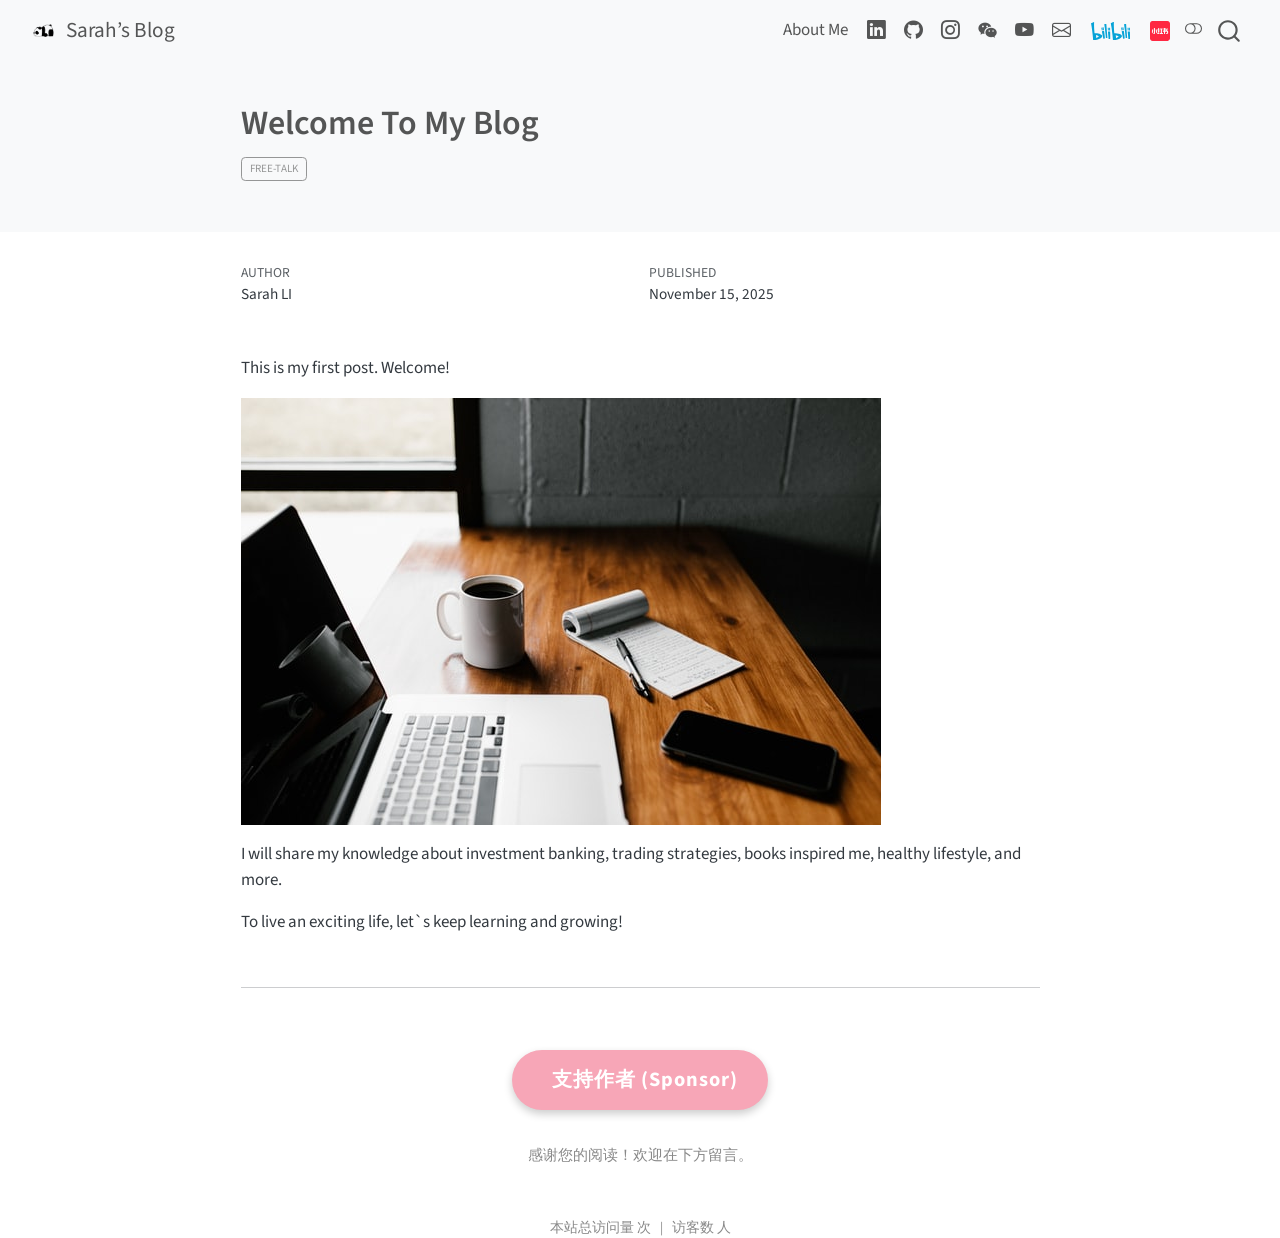
<file: posts/welcome/index.html>
<!DOCTYPE html>
<html xmlns="http://www.w3.org/1999/xhtml" lang="en" xml:lang="en"><head>

<meta charset="utf-8">
<meta name="generator" content="quarto-1.4.554">

<meta name="viewport" content="width=device-width, initial-scale=1.0, user-scalable=yes">

<meta name="author" content="Sarah LI">
<meta name="dcterms.date" content="2025-11-15">

<title>Sarah’s Blog - Welcome To My Blog</title>
<style>
code{white-space: pre-wrap;}
span.smallcaps{font-variant: small-caps;}
div.columns{display: flex; gap: min(4vw, 1.5em);}
div.column{flex: auto; overflow-x: auto;}
div.hanging-indent{margin-left: 1.5em; text-indent: -1.5em;}
ul.task-list{list-style: none;}
ul.task-list li input[type="checkbox"] {
  width: 0.8em;
  margin: 0 0.8em 0.2em -1em; /* quarto-specific, see https://github.com/quarto-dev/quarto-cli/issues/4556 */ 
  vertical-align: middle;
}
</style>


<script src="../../site_libs/quarto-nav/quarto-nav.js"></script>
<script src="../../site_libs/quarto-nav/headroom.min.js"></script>
<script src="../../site_libs/clipboard/clipboard.min.js"></script>
<script src="../../site_libs/quarto-search/autocomplete.umd.js"></script>
<script src="../../site_libs/quarto-search/fuse.min.js"></script>
<script src="../../site_libs/quarto-search/quarto-search.js"></script>
<meta name="quarto:offset" content="../../">
<link href="../../pandaa.jpg" rel="icon" type="image/jpeg">
<script src="../../site_libs/quarto-html/quarto.js"></script>
<script src="../../site_libs/quarto-html/popper.min.js"></script>
<script src="../../site_libs/quarto-html/tippy.umd.min.js"></script>
<script src="../../site_libs/quarto-html/anchor.min.js"></script>
<link href="../../site_libs/quarto-html/tippy.css" rel="stylesheet">
<link href="../../site_libs/quarto-html/quarto-syntax-highlighting.css" rel="stylesheet" class="quarto-color-scheme" id="quarto-text-highlighting-styles">
<link href="../../site_libs/quarto-html/quarto-syntax-highlighting-dark.css" rel="prefetch" class="quarto-color-scheme quarto-color-alternate" id="quarto-text-highlighting-styles">
<script src="../../site_libs/bootstrap/bootstrap.min.js"></script>
<link href="../../site_libs/bootstrap/bootstrap-icons.css" rel="stylesheet">
<link href="../../site_libs/bootstrap/bootstrap.min.css" rel="stylesheet" class="quarto-color-scheme" id="quarto-bootstrap" data-mode="light">
<link href="../../site_libs/bootstrap/bootstrap-dark.min.css" rel="prefetch" class="quarto-color-scheme quarto-color-alternate" id="quarto-bootstrap" data-mode="dark">
<script id="quarto-search-options" type="application/json">{
  "location": "navbar",
  "copy-button": false,
  "collapse-after": 3,
  "panel-placement": "end",
  "type": "overlay",
  "limit": 50,
  "keyboard-shortcut": [
    "f",
    "/",
    "s"
  ],
  "show-item-context": false,
  "language": {
    "search-no-results-text": "No results",
    "search-matching-documents-text": "matching documents",
    "search-copy-link-title": "Copy link to search",
    "search-hide-matches-text": "Hide additional matches",
    "search-more-match-text": "more match in this document",
    "search-more-matches-text": "more matches in this document",
    "search-clear-button-title": "Clear",
    "search-text-placeholder": "",
    "search-detached-cancel-button-title": "Cancel",
    "search-submit-button-title": "Submit",
    "search-label": "Search"
  }
}</script>


<link rel="stylesheet" href="../../styles.css">
</head>

<body class="nav-fixed fullcontent">

<div id="quarto-search-results"></div>
  <header id="quarto-header" class="headroom fixed-top quarto-banner">
    <nav class="navbar navbar-expand-lg " data-bs-theme="dark">
      <div class="navbar-container container-fluid">
      <div class="navbar-brand-container mx-auto">
    <a href="../../index.html" class="navbar-brand navbar-brand-logo">
    <img src="../../pandaa.jpg" alt="" class="navbar-logo">
    </a>
    <a class="navbar-brand" href="../../index.html">
    <span class="navbar-title">Sarah’s Blog</span>
    </a>
  </div>
            <div id="quarto-search" class="" title="Search"></div>
          <button class="navbar-toggler" type="button" data-bs-toggle="collapse" data-bs-target="#navbarCollapse" aria-controls="navbarCollapse" aria-expanded="false" aria-label="Toggle navigation" onclick="if (window.quartoToggleHeadroom) { window.quartoToggleHeadroom(); }">
  <span class="navbar-toggler-icon"></span>
</button>
          <div class="collapse navbar-collapse" id="navbarCollapse">
            <ul class="navbar-nav navbar-nav-scroll ms-auto">
  <li class="nav-item">
    <a class="nav-link" href="../../about.html"> 
<span class="menu-text">About Me</span></a>
  </li>  
  <li class="nav-item compact">
    <a class="nav-link" href="https://www.linkedin.com/in/xingyulee/"> <i class="bi bi-linkedin" role="img">
</i> 
<span class="menu-text"></span></a>
  </li>  
  <li class="nav-item compact">
    <a class="nav-link" href="https://github.com/Xingyuii/"> <i class="bi bi-github" role="img">
</i> 
<span class="menu-text"></span></a>
  </li>  
  <li class="nav-item compact">
    <a class="nav-link" href="https://instagram.com/sarah.l133"> <i class="bi bi-instagram" role="img">
</i> 
<span class="menu-text"></span></a>
  </li>  
  <li class="nav-item compact">
    <a class="nav-link" href="../../wechat.JPG" target="_blank"> <i class="bi bi-wechat" role="img">
</i> 
<span class="menu-text"></span></a>
  </li>  
  <li class="nav-item compact">
    <a class="nav-link" href="https://www.youtube.com/@XingyuSarah"> <i class="bi bi-youtube" role="img">
</i> 
<span class="menu-text"></span></a>
  </li>  
  <li class="nav-item compact">
    <a class="nav-link" href="mailto:xingyu.sarah@gmail.com"> <i class="bi bi-envelope" role="img">
</i> 
<span class="menu-text"></span></a>
  </li>  
  <li class="nav-item">
    <a class="nav-link" href="https://b23.tv/7RiB25o"> 
<span class="menu-text"><img src="../../icons/bilibili.svg" height="18"></span></a>
  </li>  
  <li class="nav-item">
    <a class="nav-link" href="https://xhslink.com/m/41beRsIE9P9"> 
<span class="menu-text"><img src="../../icons/xiaohongshu.svg" height="20"></span></a>
  </li>  
</ul>
          </div> <!-- /navcollapse -->
          <div class="quarto-navbar-tools">
  <a href="" class="quarto-color-scheme-toggle quarto-navigation-tool  px-1" onclick="window.quartoToggleColorScheme(); return false;" title="Toggle dark mode"><i class="bi"></i></a>
</div>
      </div> <!-- /container-fluid -->
    </nav>
</header>
<!-- content -->
<header id="title-block-header" class="quarto-title-block default page-columns page-full">
  <div class="quarto-title-banner page-columns page-full">
    <div class="quarto-title column-body">
      <h1 class="title">Welcome To My Blog</h1>
                                <div class="quarto-categories">
                <div class="quarto-category">free-talk</div>
              </div>
                  </div>
  </div>
    
  
  <div class="quarto-title-meta">

      <div>
      <div class="quarto-title-meta-heading">Author</div>
      <div class="quarto-title-meta-contents">
               <p>Sarah LI </p>
            </div>
    </div>
      
      <div>
      <div class="quarto-title-meta-heading">Published</div>
      <div class="quarto-title-meta-contents">
        <p class="date">November 15, 2025</p>
      </div>
    </div>
    
      
    </div>
    
  
  </header><div id="quarto-content" class="quarto-container page-columns page-rows-contents page-layout-article page-navbar">
<!-- sidebar -->
<!-- margin-sidebar -->
    
<!-- main -->
<main class="content quarto-banner-title-block" id="quarto-document-content">





<p>This is my first post. Welcome!</p>
<p><img src="thumbnail.jpg" class="img-fluid"></p>
<p>I will share my knowledge about investment banking, trading strategies, books inspired me, healthy lifestyle, and more.</p>
<p>To live an exciting life, let`s keep learning and growing!</p>



</main> <!-- /main -->
<hr>

<div style="padding: 20px 0; text-align: center;">
  
  <button type="button" class="btn btn-lg btn-fancy-sponsor" data-bs-toggle="modal" data-bs-target="#donationModal" markdown="1">
    <i class="fa-solid fa-heart fa-lg"></i> 支持作者 (Sponsor)
  </button>
  
  <div class="modal fade" id="donationModal" tabindex="-1" aria-labelledby="donationModalLabel" aria-hidden="true">
    <div class="modal-dialog">
      <div class="modal-content">
        
        <div class="modal-header">
          <h5 class="modal-title" id="donationModalLabel">感谢您的支持！(Thank you!)</h5>
          <button type="button" class="btn-close" data-bs-dismiss="modal" aria-label="Close"></button>
        </div>
        
        <div class="modal-body">
          
          <ul class="nav nav-tabs" id="paymentTabs" role="tablist">
            <li class="nav-item" role="presentation">
              <button class="nav-link active" id="wechat-tab" data-bs-toggle="tab" data-bs-target="#wechat-pane" type="button" role="tab" aria-controls="wechat-pane" aria-selected="true">微信 (WeChat)</button>
            </li>
            <li class="nav-item" role="presentation">
              <button class="nav-link" id="alipay-tab" data-bs-toggle="tab" data-bs-target="#alipay-pane" type="button" role="tab" aria-controls="alipay-pane" aria-selected="false">支付宝 (Alipay)</button>
            </li>
            <li class="nav-item" role="presentation">
              <button class="nav-link" id="fps-tab" data-bs-toggle="tab" data-bs-target="#fps-pane" type="button" role="tab" aria-controls="fps-pane" aria-selected="false">转数快 (FPS)</button>
            </li>
            <li class="nav-item" role="presentation">
              <button class="nav-link" id="paypal-tab" data-bs-toggle="tab" data-bs-target="#paypal-pane" type="button" role="tab" aria-controls="paypal-pane" aria-selected="false">PayPal</button>
            </li>
            <li class="nav-item" role="presentation">
              <button class="nav-link" id="visa-tab" data-bs-toggle="tab" data-bs-target="#visa-pane" type="button" role="tab" aria-controls="visa-pane" aria-selected="false">信用卡 (Visa)</button>
            </li>
          </ul>
          
          <div class="tab-content" id="paymentTabsContent" style="padding-top: 20px; text-align: center;">
            
            <div class="tab-pane fade show active" id="wechat-pane" role="tabpanel" aria-labelledby="wechat-tab">
              <p>请使用微信扫描二维码 (Scan with WeChat)</p>
              <img src="../../images/wechat-qr.JPG" alt="WeChat QR Code" style="width: 250px; height: auto;">
            </div>
            
            <div class="tab-pane fade" id="alipay-pane" role="tabpanel" aria-labelledby="alipay-tab">
              <p>请使用支付宝扫描二维码 (Scan with Alipay)</p>
              <img src="../../images/alipay-qr.JPG" alt="Alipay QR Code" style="width: 250px; height: auto;">
            </div>
            
            <div class="tab-pane fade" id="fps-pane" role="tabpanel" aria-labelledby="fps-tab">
              <p>请使用银行 App 扫描“转数快”二维码 (Scan FPS QR with your Banking App)</p>
              <img src="../../images/fps-qr.JPG" alt="FPS QR Code" style="width: 250px; height: auto;">
            </div>
            
            <div class="tab-pane fade" id="paypal-pane" role="tabpanel" aria-labelledby="paypal-tab">
              <p>请使用 PayPal 扫描二维码 (Scan with PayPal)</p>
              <img src="../../images/paypal-qr.jpg" alt="PayPal QR Code" style="width: 250px; height: auto;">
              
              <hr style="margin-top: 20px; margin-bottom: 20px;">
              
              <p>或点击下方链接 (Or click the link below)：</p>
              <a href="https://paypal.me/sarah1i" class="btn btn-info" target="_blank" rel="noopener noreferrer" data-bs-toggle="tooltip" data-bs-placement="top" title="点击跳转 (Click to proceed)">
                PayPal.me/sarah1i
              </a>
            </div>

            <div class="tab-pane fade" id="visa-pane" role="tabpanel" aria-labelledby="visa-tab">
              <p class="mb-3">请通过 Ko-fi 平台支持 (please support via Ko-fi):</p>
              
              <a href="https://ko-fi.com/sarahlii" class="btn btn-lg btn-kofi-brand" target="_blank" rel="noopener noreferrer" style="margin-top: 10px;">
                <i class="fa-solid fa-mug-hot"></i> Go to Ko-fi
              </a>
              
              <p class="mt-3 text-muted" style="font-size: 0.8em; margin-top: 15px;">
                Ko-fi 会处理 Visa / Mastercard 信用卡支付。<br>
                (Ko-fu will handle Visa / Mastercard credit card payments.)
              </p>
            </div>
          </div>
          
        </div>
      </div>
    </div>
  </div>
</div>
<div style="font-size: 0.9em; color: #888; text-align: center;">
  <p>感谢您的阅读！欢迎在下方留言。</p>
</div>

<script>
  var tooltipTriggerList = [].slice.call(document.querySelectorAll('[data-bs-toggle="tooltip"]'))
  var tooltipList = tooltipTriggerList.map(function (tooltipTriggerEl) {
    return new bootstrap.Tooltip(tooltipTriggerEl)
  })
</script>

<div style="text-align: center; margin-top: 20px; font-size: 0.8em; color: #888;">
  <script async="" src="//busuanzi.ibruce.info/busuanzi/2.3/busuanzi.pure.mini.js"></script>
  
  <span id="busuanzi_container_site_pv">
    本站总访问量 <span id="busuanzi_value_site_pv"></span> 次
  </span>
  &nbsp; | &nbsp;
  <span id="busuanzi_container_site_uv">
    访客数 <span id="busuanzi_value_site_uv"></span> 人
  </span>
</div>
<script id="quarto-html-after-body" type="application/javascript">
window.document.addEventListener("DOMContentLoaded", function (event) {
  const toggleBodyColorMode = (bsSheetEl) => {
    const mode = bsSheetEl.getAttribute("data-mode");
    const bodyEl = window.document.querySelector("body");
    if (mode === "dark") {
      bodyEl.classList.add("quarto-dark");
      bodyEl.classList.remove("quarto-light");
    } else {
      bodyEl.classList.add("quarto-light");
      bodyEl.classList.remove("quarto-dark");
    }
  }
  const toggleBodyColorPrimary = () => {
    const bsSheetEl = window.document.querySelector("link#quarto-bootstrap");
    if (bsSheetEl) {
      toggleBodyColorMode(bsSheetEl);
    }
  }
  toggleBodyColorPrimary();  
  const disableStylesheet = (stylesheets) => {
    for (let i=0; i < stylesheets.length; i++) {
      const stylesheet = stylesheets[i];
      stylesheet.rel = 'prefetch';
    }
  }
  const enableStylesheet = (stylesheets) => {
    for (let i=0; i < stylesheets.length; i++) {
      const stylesheet = stylesheets[i];
      stylesheet.rel = 'stylesheet';
    }
  }
  const manageTransitions = (selector, allowTransitions) => {
    const els = window.document.querySelectorAll(selector);
    for (let i=0; i < els.length; i++) {
      const el = els[i];
      if (allowTransitions) {
        el.classList.remove('notransition');
      } else {
        el.classList.add('notransition');
      }
    }
  }
  const toggleGiscusIfUsed = (isAlternate, darkModeDefault) => {
    const baseTheme = document.querySelector('#giscus-base-theme')?.value ?? 'light';
    const alternateTheme = document.querySelector('#giscus-alt-theme')?.value ?? 'dark';
    let newTheme = '';
    if(darkModeDefault) {
      newTheme = isAlternate ? baseTheme : alternateTheme;
    } else {
      newTheme = isAlternate ? alternateTheme : baseTheme;
    }
    const changeGiscusTheme = () => {
      // From: https://github.com/giscus/giscus/issues/336
      const sendMessage = (message) => {
        const iframe = document.querySelector('iframe.giscus-frame');
        if (!iframe) return;
        iframe.contentWindow.postMessage({ giscus: message }, 'https://giscus.app');
      }
      sendMessage({
        setConfig: {
          theme: newTheme
        }
      });
    }
    const isGiscussLoaded = window.document.querySelector('iframe.giscus-frame') !== null;
    if (isGiscussLoaded) {
      changeGiscusTheme();
    }
  }
  const toggleColorMode = (alternate) => {
    // Switch the stylesheets
    const alternateStylesheets = window.document.querySelectorAll('link.quarto-color-scheme.quarto-color-alternate');
    manageTransitions('#quarto-margin-sidebar .nav-link', false);
    if (alternate) {
      enableStylesheet(alternateStylesheets);
      for (const sheetNode of alternateStylesheets) {
        if (sheetNode.id === "quarto-bootstrap") {
          toggleBodyColorMode(sheetNode);
        }
      }
    } else {
      disableStylesheet(alternateStylesheets);
      toggleBodyColorPrimary();
    }
    manageTransitions('#quarto-margin-sidebar .nav-link', true);
    // Switch the toggles
    const toggles = window.document.querySelectorAll('.quarto-color-scheme-toggle');
    for (let i=0; i < toggles.length; i++) {
      const toggle = toggles[i];
      if (toggle) {
        if (alternate) {
          toggle.classList.add("alternate");     
        } else {
          toggle.classList.remove("alternate");
        }
      }
    }
    // Hack to workaround the fact that safari doesn't
    // properly recolor the scrollbar when toggling (#1455)
    if (navigator.userAgent.indexOf('Safari') > 0 && navigator.userAgent.indexOf('Chrome') == -1) {
      manageTransitions("body", false);
      window.scrollTo(0, 1);
      setTimeout(() => {
        window.scrollTo(0, 0);
        manageTransitions("body", true);
      }, 40);  
    }
  }
  const isFileUrl = () => { 
    return window.location.protocol === 'file:';
  }
  const hasAlternateSentinel = () => {  
    let styleSentinel = getColorSchemeSentinel();
    if (styleSentinel !== null) {
      return styleSentinel === "alternate";
    } else {
      return false;
    }
  }
  const setStyleSentinel = (alternate) => {
    const value = alternate ? "alternate" : "default";
    if (!isFileUrl()) {
      window.localStorage.setItem("quarto-color-scheme", value);
    } else {
      localAlternateSentinel = value;
    }
  }
  const getColorSchemeSentinel = () => {
    if (!isFileUrl()) {
      const storageValue = window.localStorage.getItem("quarto-color-scheme");
      return storageValue != null ? storageValue : localAlternateSentinel;
    } else {
      return localAlternateSentinel;
    }
  }
  const darkModeDefault = false;
  let localAlternateSentinel = darkModeDefault ? 'alternate' : 'default';
  // Dark / light mode switch
  window.quartoToggleColorScheme = () => {
    // Read the current dark / light value 
    let toAlternate = !hasAlternateSentinel();
    toggleColorMode(toAlternate);
    setStyleSentinel(toAlternate);
    toggleGiscusIfUsed(toAlternate, darkModeDefault);
  };
  // Ensure there is a toggle, if there isn't float one in the top right
  if (window.document.querySelector('.quarto-color-scheme-toggle') === null) {
    const a = window.document.createElement('a');
    a.classList.add('top-right');
    a.classList.add('quarto-color-scheme-toggle');
    a.href = "";
    a.onclick = function() { try { window.quartoToggleColorScheme(); } catch {} return false; };
    const i = window.document.createElement("i");
    i.classList.add('bi');
    a.appendChild(i);
    window.document.body.appendChild(a);
  }
  // Switch to dark mode if need be
  if (hasAlternateSentinel()) {
    toggleColorMode(true);
  } else {
    toggleColorMode(false);
  }
  const icon = "";
  const anchorJS = new window.AnchorJS();
  anchorJS.options = {
    placement: 'right',
    icon: icon
  };
  anchorJS.add('.anchored');
  const isCodeAnnotation = (el) => {
    for (const clz of el.classList) {
      if (clz.startsWith('code-annotation-')) {                     
        return true;
      }
    }
    return false;
  }
  const clipboard = new window.ClipboardJS('.code-copy-button', {
    text: function(trigger) {
      const codeEl = trigger.previousElementSibling.cloneNode(true);
      for (const childEl of codeEl.children) {
        if (isCodeAnnotation(childEl)) {
          childEl.remove();
        }
      }
      return codeEl.innerText;
    }
  });
  clipboard.on('success', function(e) {
    // button target
    const button = e.trigger;
    // don't keep focus
    button.blur();
    // flash "checked"
    button.classList.add('code-copy-button-checked');
    var currentTitle = button.getAttribute("title");
    button.setAttribute("title", "Copied!");
    let tooltip;
    if (window.bootstrap) {
      button.setAttribute("data-bs-toggle", "tooltip");
      button.setAttribute("data-bs-placement", "left");
      button.setAttribute("data-bs-title", "Copied!");
      tooltip = new bootstrap.Tooltip(button, 
        { trigger: "manual", 
          customClass: "code-copy-button-tooltip",
          offset: [0, -8]});
      tooltip.show();    
    }
    setTimeout(function() {
      if (tooltip) {
        tooltip.hide();
        button.removeAttribute("data-bs-title");
        button.removeAttribute("data-bs-toggle");
        button.removeAttribute("data-bs-placement");
      }
      button.setAttribute("title", currentTitle);
      button.classList.remove('code-copy-button-checked');
    }, 1000);
    // clear code selection
    e.clearSelection();
  });
    var localhostRegex = new RegExp(/^(?:http|https):\/\/localhost\:?[0-9]*\//);
    var mailtoRegex = new RegExp(/^mailto:/);
      var filterRegex = new RegExp("https:\/\/xingyuii\.github\.io\/my-quant-blog");
    var isInternal = (href) => {
        return filterRegex.test(href) || localhostRegex.test(href) || mailtoRegex.test(href);
    }
    // Inspect non-navigation links and adorn them if external
 	var links = window.document.querySelectorAll('a[href]:not(.nav-link):not(.navbar-brand):not(.toc-action):not(.sidebar-link):not(.sidebar-item-toggle):not(.pagination-link):not(.no-external):not([aria-hidden]):not(.dropdown-item):not(.quarto-navigation-tool)');
    for (var i=0; i<links.length; i++) {
      const link = links[i];
      if (!isInternal(link.href)) {
        // undo the damage that might have been done by quarto-nav.js in the case of
        // links that we want to consider external
        if (link.dataset.originalHref !== undefined) {
          link.href = link.dataset.originalHref;
        }
      }
    }
  function tippyHover(el, contentFn, onTriggerFn, onUntriggerFn) {
    const config = {
      allowHTML: true,
      maxWidth: 500,
      delay: 100,
      arrow: false,
      appendTo: function(el) {
          return el.parentElement;
      },
      interactive: true,
      interactiveBorder: 10,
      theme: 'quarto',
      placement: 'bottom-start',
    };
    if (contentFn) {
      config.content = contentFn;
    }
    if (onTriggerFn) {
      config.onTrigger = onTriggerFn;
    }
    if (onUntriggerFn) {
      config.onUntrigger = onUntriggerFn;
    }
    window.tippy(el, config); 
  }
  const noterefs = window.document.querySelectorAll('a[role="doc-noteref"]');
  for (var i=0; i<noterefs.length; i++) {
    const ref = noterefs[i];
    tippyHover(ref, function() {
      // use id or data attribute instead here
      let href = ref.getAttribute('data-footnote-href') || ref.getAttribute('href');
      try { href = new URL(href).hash; } catch {}
      const id = href.replace(/^#\/?/, "");
      const note = window.document.getElementById(id);
      if (note) {
        return note.innerHTML;
      } else {
        return "";
      }
    });
  }
  const xrefs = window.document.querySelectorAll('a.quarto-xref');
  const processXRef = (id, note) => {
    // Strip column container classes
    const stripColumnClz = (el) => {
      el.classList.remove("page-full", "page-columns");
      if (el.children) {
        for (const child of el.children) {
          stripColumnClz(child);
        }
      }
    }
    stripColumnClz(note)
    if (id === null || id.startsWith('sec-')) {
      // Special case sections, only their first couple elements
      const container = document.createElement("div");
      if (note.children && note.children.length > 2) {
        container.appendChild(note.children[0].cloneNode(true));
        for (let i = 1; i < note.children.length; i++) {
          const child = note.children[i];
          if (child.tagName === "P" && child.innerText === "") {
            continue;
          } else {
            container.appendChild(child.cloneNode(true));
            break;
          }
        }
        if (window.Quarto?.typesetMath) {
          window.Quarto.typesetMath(container);
        }
        return container.innerHTML
      } else {
        if (window.Quarto?.typesetMath) {
          window.Quarto.typesetMath(note);
        }
        return note.innerHTML;
      }
    } else {
      // Remove any anchor links if they are present
      const anchorLink = note.querySelector('a.anchorjs-link');
      if (anchorLink) {
        anchorLink.remove();
      }
      if (window.Quarto?.typesetMath) {
        window.Quarto.typesetMath(note);
      }
      // TODO in 1.5, we should make sure this works without a callout special case
      if (note.classList.contains("callout")) {
        return note.outerHTML;
      } else {
        return note.innerHTML;
      }
    }
  }
  for (var i=0; i<xrefs.length; i++) {
    const xref = xrefs[i];
    tippyHover(xref, undefined, function(instance) {
      instance.disable();
      let url = xref.getAttribute('href');
      let hash = undefined; 
      if (url.startsWith('#')) {
        hash = url;
      } else {
        try { hash = new URL(url).hash; } catch {}
      }
      if (hash) {
        const id = hash.replace(/^#\/?/, "");
        const note = window.document.getElementById(id);
        if (note !== null) {
          try {
            const html = processXRef(id, note.cloneNode(true));
            instance.setContent(html);
          } finally {
            instance.enable();
            instance.show();
          }
        } else {
          // See if we can fetch this
          fetch(url.split('#')[0])
          .then(res => res.text())
          .then(html => {
            const parser = new DOMParser();
            const htmlDoc = parser.parseFromString(html, "text/html");
            const note = htmlDoc.getElementById(id);
            if (note !== null) {
              const html = processXRef(id, note);
              instance.setContent(html);
            } 
          }).finally(() => {
            instance.enable();
            instance.show();
          });
        }
      } else {
        // See if we can fetch a full url (with no hash to target)
        // This is a special case and we should probably do some content thinning / targeting
        fetch(url)
        .then(res => res.text())
        .then(html => {
          const parser = new DOMParser();
          const htmlDoc = parser.parseFromString(html, "text/html");
          const note = htmlDoc.querySelector('main.content');
          if (note !== null) {
            // This should only happen for chapter cross references
            // (since there is no id in the URL)
            // remove the first header
            if (note.children.length > 0 && note.children[0].tagName === "HEADER") {
              note.children[0].remove();
            }
            const html = processXRef(null, note);
            instance.setContent(html);
          } 
        }).finally(() => {
          instance.enable();
          instance.show();
        });
      }
    }, function(instance) {
    });
  }
      let selectedAnnoteEl;
      const selectorForAnnotation = ( cell, annotation) => {
        let cellAttr = 'data-code-cell="' + cell + '"';
        let lineAttr = 'data-code-annotation="' +  annotation + '"';
        const selector = 'span[' + cellAttr + '][' + lineAttr + ']';
        return selector;
      }
      const selectCodeLines = (annoteEl) => {
        const doc = window.document;
        const targetCell = annoteEl.getAttribute("data-target-cell");
        const targetAnnotation = annoteEl.getAttribute("data-target-annotation");
        const annoteSpan = window.document.querySelector(selectorForAnnotation(targetCell, targetAnnotation));
        const lines = annoteSpan.getAttribute("data-code-lines").split(",");
        const lineIds = lines.map((line) => {
          return targetCell + "-" + line;
        })
        let top = null;
        let height = null;
        let parent = null;
        if (lineIds.length > 0) {
            //compute the position of the single el (top and bottom and make a div)
            const el = window.document.getElementById(lineIds[0]);
            top = el.offsetTop;
            height = el.offsetHeight;
            parent = el.parentElement.parentElement;
          if (lineIds.length > 1) {
            const lastEl = window.document.getElementById(lineIds[lineIds.length - 1]);
            const bottom = lastEl.offsetTop + lastEl.offsetHeight;
            height = bottom - top;
          }
          if (top !== null && height !== null && parent !== null) {
            // cook up a div (if necessary) and position it 
            let div = window.document.getElementById("code-annotation-line-highlight");
            if (div === null) {
              div = window.document.createElement("div");
              div.setAttribute("id", "code-annotation-line-highlight");
              div.style.position = 'absolute';
              parent.appendChild(div);
            }
            div.style.top = top - 2 + "px";
            div.style.height = height + 4 + "px";
            div.style.left = 0;
            let gutterDiv = window.document.getElementById("code-annotation-line-highlight-gutter");
            if (gutterDiv === null) {
              gutterDiv = window.document.createElement("div");
              gutterDiv.setAttribute("id", "code-annotation-line-highlight-gutter");
              gutterDiv.style.position = 'absolute';
              const codeCell = window.document.getElementById(targetCell);
              const gutter = codeCell.querySelector('.code-annotation-gutter');
              gutter.appendChild(gutterDiv);
            }
            gutterDiv.style.top = top - 2 + "px";
            gutterDiv.style.height = height + 4 + "px";
          }
          selectedAnnoteEl = annoteEl;
        }
      };
      const unselectCodeLines = () => {
        const elementsIds = ["code-annotation-line-highlight", "code-annotation-line-highlight-gutter"];
        elementsIds.forEach((elId) => {
          const div = window.document.getElementById(elId);
          if (div) {
            div.remove();
          }
        });
        selectedAnnoteEl = undefined;
      };
        // Handle positioning of the toggle
    window.addEventListener(
      "resize",
      throttle(() => {
        elRect = undefined;
        if (selectedAnnoteEl) {
          selectCodeLines(selectedAnnoteEl);
        }
      }, 10)
    );
    function throttle(fn, ms) {
    let throttle = false;
    let timer;
      return (...args) => {
        if(!throttle) { // first call gets through
            fn.apply(this, args);
            throttle = true;
        } else { // all the others get throttled
            if(timer) clearTimeout(timer); // cancel #2
            timer = setTimeout(() => {
              fn.apply(this, args);
              timer = throttle = false;
            }, ms);
        }
      };
    }
      // Attach click handler to the DT
      const annoteDls = window.document.querySelectorAll('dt[data-target-cell]');
      for (const annoteDlNode of annoteDls) {
        annoteDlNode.addEventListener('click', (event) => {
          const clickedEl = event.target;
          if (clickedEl !== selectedAnnoteEl) {
            unselectCodeLines();
            const activeEl = window.document.querySelector('dt[data-target-cell].code-annotation-active');
            if (activeEl) {
              activeEl.classList.remove('code-annotation-active');
            }
            selectCodeLines(clickedEl);
            clickedEl.classList.add('code-annotation-active');
          } else {
            // Unselect the line
            unselectCodeLines();
            clickedEl.classList.remove('code-annotation-active');
          }
        });
      }
  const findCites = (el) => {
    const parentEl = el.parentElement;
    if (parentEl) {
      const cites = parentEl.dataset.cites;
      if (cites) {
        return {
          el,
          cites: cites.split(' ')
        };
      } else {
        return findCites(el.parentElement)
      }
    } else {
      return undefined;
    }
  };
  var bibliorefs = window.document.querySelectorAll('a[role="doc-biblioref"]');
  for (var i=0; i<bibliorefs.length; i++) {
    const ref = bibliorefs[i];
    const citeInfo = findCites(ref);
    if (citeInfo) {
      tippyHover(citeInfo.el, function() {
        var popup = window.document.createElement('div');
        citeInfo.cites.forEach(function(cite) {
          var citeDiv = window.document.createElement('div');
          citeDiv.classList.add('hanging-indent');
          citeDiv.classList.add('csl-entry');
          var biblioDiv = window.document.getElementById('ref-' + cite);
          if (biblioDiv) {
            citeDiv.innerHTML = biblioDiv.innerHTML;
          }
          popup.appendChild(citeDiv);
        });
        return popup.innerHTML;
      });
    }
  }
});
</script>
<script src="https://giscus.app/client.js" data-repo="Xingyuii/my-quant-blog" data-repo-id="R_kgDOQWHABw" data-category="Announcements" data-category-id="DIC_kwDOQWHAB84Cx0aS" data-mapping="pathname" data-reactions-enabled="1" data-emit-metadata="0" data-input-position="bottom" data-theme="light" data-lang="en" crossorigin="anonymous" async="">
</script>
<input type="hidden" id="giscus-base-theme" value="light">
<input type="hidden" id="giscus-alt-theme" value="dark">
</div> <!-- /content -->




</body></html>
</file>
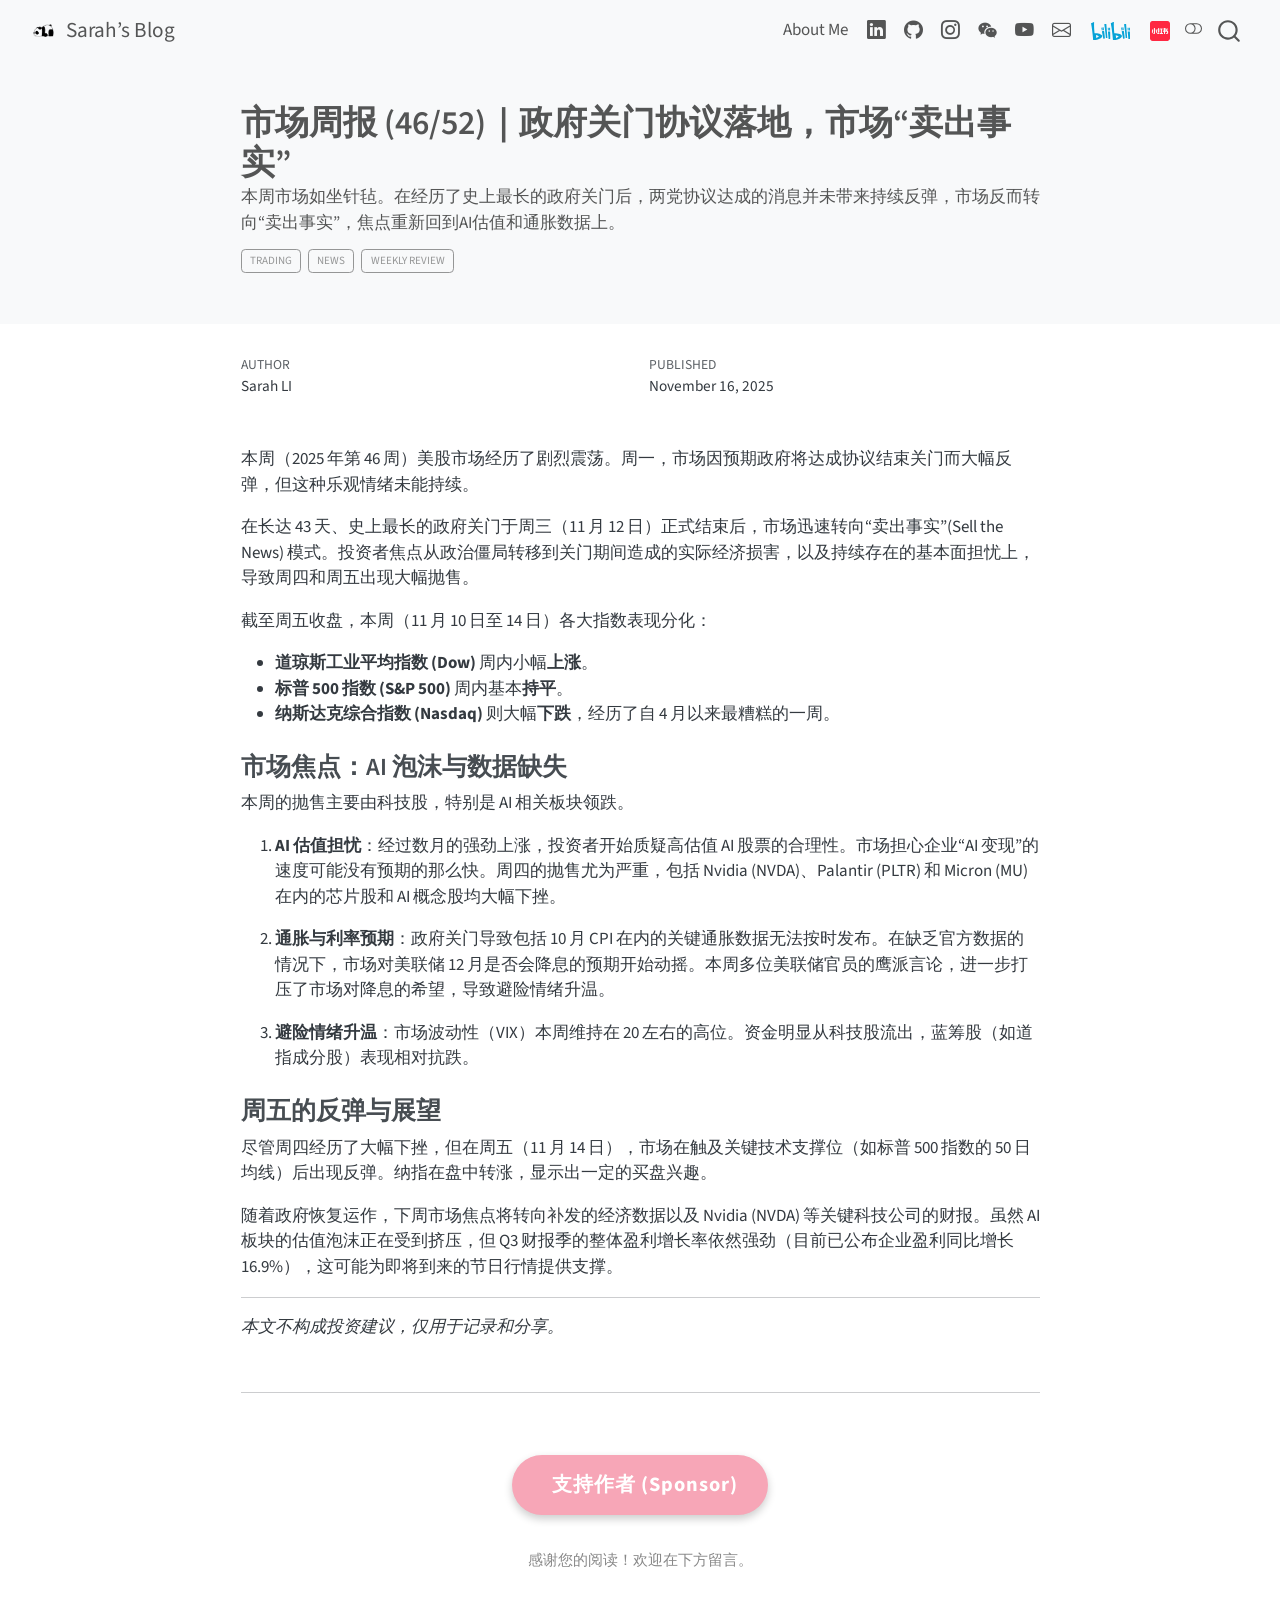
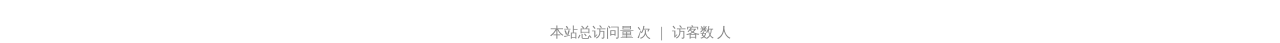
<file: docs/posts/trading-1/index.html>
<!DOCTYPE html>
<html xmlns="http://www.w3.org/1999/xhtml" lang="en" xml:lang="en"><head>

<meta charset="utf-8">
<meta name="generator" content="quarto-1.8.26">

<meta name="viewport" content="width=device-width, initial-scale=1.0, user-scalable=yes">

<meta name="author" content="Sarah LI">
<meta name="dcterms.date" content="2025-11-16">
<meta name="description" content="本周市场如坐针毡。在经历了史上最长的政府关门后，两党协议达成的消息并未带来持续反弹，市场反而转向“卖出事实”，焦点重新回到AI估值和通胀数据上。">

<title>市场周报 (46/52)｜政府关门协议落地，市场“卖出事实” – Sarah’s Blog</title>
<style>
code{white-space: pre-wrap;}
span.smallcaps{font-variant: small-caps;}
div.columns{display: flex; gap: min(4vw, 1.5em);}
div.column{flex: auto; overflow-x: auto;}
div.hanging-indent{margin-left: 1.5em; text-indent: -1.5em;}
ul.task-list{list-style: none;}
ul.task-list li input[type="checkbox"] {
  width: 0.8em;
  margin: 0 0.8em 0.2em -1em; /* quarto-specific, see https://github.com/quarto-dev/quarto-cli/issues/4556 */ 
  vertical-align: middle;
}
</style>


<script src="../../site_libs/quarto-nav/quarto-nav.js"></script>
<script src="../../site_libs/quarto-nav/headroom.min.js"></script>
<script src="../../site_libs/clipboard/clipboard.min.js"></script>
<script src="../../site_libs/quarto-search/autocomplete.umd.js"></script>
<script src="../../site_libs/quarto-search/fuse.min.js"></script>
<script src="../../site_libs/quarto-search/quarto-search.js"></script>
<meta name="quarto:offset" content="../../">
<link href="../../pandaa.jpg" rel="icon" type="image/jpeg">
<script src="../../site_libs/quarto-html/quarto.js" type="module"></script>
<script src="../../site_libs/quarto-html/tabsets/tabsets.js" type="module"></script>
<script src="../../site_libs/quarto-html/axe/axe-check.js" type="module"></script>
<script src="../../site_libs/quarto-html/popper.min.js"></script>
<script src="../../site_libs/quarto-html/tippy.umd.min.js"></script>
<script src="../../site_libs/quarto-html/anchor.min.js"></script>
<link href="../../site_libs/quarto-html/tippy.css" rel="stylesheet">
<link href="../../site_libs/quarto-html/quarto-syntax-highlighting-587c61ba64f3a5504c4d52d930310e48.css" rel="stylesheet" class="quarto-color-scheme" id="quarto-text-highlighting-styles">
<link href="../../site_libs/quarto-html/quarto-syntax-highlighting-dark-b758ccaa5987ceb1b75504551e579abf.css" rel="stylesheet" class="quarto-color-scheme quarto-color-alternate" id="quarto-text-highlighting-styles">
<link href="../../site_libs/quarto-html/quarto-syntax-highlighting-587c61ba64f3a5504c4d52d930310e48.css" rel="stylesheet" class="quarto-color-scheme-extra" id="quarto-text-highlighting-styles">
<script src="../../site_libs/bootstrap/bootstrap.min.js"></script>
<link href="../../site_libs/bootstrap/bootstrap-icons.css" rel="stylesheet">
<link href="../../site_libs/bootstrap/bootstrap-5b4ad623e5705c0698d39aec6f10cf02.min.css" rel="stylesheet" append-hash="true" class="quarto-color-scheme" id="quarto-bootstrap" data-mode="light">
<link href="../../site_libs/bootstrap/bootstrap-dark-de0ed3b9a49d5daa615839eefb10c6a7.min.css" rel="stylesheet" append-hash="true" class="quarto-color-scheme quarto-color-alternate" id="quarto-bootstrap" data-mode="dark">
<link href="../../site_libs/bootstrap/bootstrap-5b4ad623e5705c0698d39aec6f10cf02.min.css" rel="stylesheet" append-hash="true" class="quarto-color-scheme-extra" id="quarto-bootstrap" data-mode="light">
<script id="quarto-search-options" type="application/json">{
  "location": "navbar",
  "copy-button": false,
  "collapse-after": 3,
  "panel-placement": "end",
  "type": "overlay",
  "limit": 50,
  "keyboard-shortcut": [
    "f",
    "/",
    "s"
  ],
  "show-item-context": false,
  "language": {
    "search-no-results-text": "No results",
    "search-matching-documents-text": "matching documents",
    "search-copy-link-title": "Copy link to search",
    "search-hide-matches-text": "Hide additional matches",
    "search-more-match-text": "more match in this document",
    "search-more-matches-text": "more matches in this document",
    "search-clear-button-title": "Clear",
    "search-text-placeholder": "",
    "search-detached-cancel-button-title": "Cancel",
    "search-submit-button-title": "Submit",
    "search-label": "Search"
  }
}</script>


<link rel="stylesheet" href="../../styles.css">
</head>

<body class="nav-fixed fullcontent quarto-light"><script id="quarto-html-before-body" type="application/javascript">
    const toggleBodyColorMode = (bsSheetEl) => {
      const mode = bsSheetEl.getAttribute("data-mode");
      const bodyEl = window.document.querySelector("body");
      if (mode === "dark") {
        bodyEl.classList.add("quarto-dark");
        bodyEl.classList.remove("quarto-light");
      } else {
        bodyEl.classList.add("quarto-light");
        bodyEl.classList.remove("quarto-dark");
      }
    }
    const toggleBodyColorPrimary = () => {
      const bsSheetEl = window.document.querySelector("link#quarto-bootstrap:not([rel=disabled-stylesheet])");
      if (bsSheetEl) {
        toggleBodyColorMode(bsSheetEl);
      }
    }
    const setColorSchemeToggle = (alternate) => {
      const toggles = window.document.querySelectorAll('.quarto-color-scheme-toggle');
      for (let i=0; i < toggles.length; i++) {
        const toggle = toggles[i];
        if (toggle) {
          if (alternate) {
            toggle.classList.add("alternate");
          } else {
            toggle.classList.remove("alternate");
          }
        }
      }
    };
    const toggleColorMode = (alternate) => {
      // Switch the stylesheets
      const primaryStylesheets = window.document.querySelectorAll('link.quarto-color-scheme:not(.quarto-color-alternate)');
      const alternateStylesheets = window.document.querySelectorAll('link.quarto-color-scheme.quarto-color-alternate');
      manageTransitions('#quarto-margin-sidebar .nav-link', false);
      if (alternate) {
        // note: dark is layered on light, we don't disable primary!
        enableStylesheet(alternateStylesheets);
        for (const sheetNode of alternateStylesheets) {
          if (sheetNode.id === "quarto-bootstrap") {
            toggleBodyColorMode(sheetNode);
          }
        }
      } else {
        disableStylesheet(alternateStylesheets);
        enableStylesheet(primaryStylesheets)
        toggleBodyColorPrimary();
      }
      manageTransitions('#quarto-margin-sidebar .nav-link', true);
      // Switch the toggles
      setColorSchemeToggle(alternate)
      // Hack to workaround the fact that safari doesn't
      // properly recolor the scrollbar when toggling (#1455)
      if (navigator.userAgent.indexOf('Safari') > 0 && navigator.userAgent.indexOf('Chrome') == -1) {
        manageTransitions("body", false);
        window.scrollTo(0, 1);
        setTimeout(() => {
          window.scrollTo(0, 0);
          manageTransitions("body", true);
        }, 40);
      }
    }
    const disableStylesheet = (stylesheets) => {
      for (let i=0; i < stylesheets.length; i++) {
        const stylesheet = stylesheets[i];
        stylesheet.rel = 'disabled-stylesheet';
      }
    }
    const enableStylesheet = (stylesheets) => {
      for (let i=0; i < stylesheets.length; i++) {
        const stylesheet = stylesheets[i];
        if(stylesheet.rel !== 'stylesheet') { // for Chrome, which will still FOUC without this check
          stylesheet.rel = 'stylesheet';
        }
      }
    }
    const manageTransitions = (selector, allowTransitions) => {
      const els = window.document.querySelectorAll(selector);
      for (let i=0; i < els.length; i++) {
        const el = els[i];
        if (allowTransitions) {
          el.classList.remove('notransition');
        } else {
          el.classList.add('notransition');
        }
      }
    }
    const isFileUrl = () => {
      return window.location.protocol === 'file:';
    }
    const hasAlternateSentinel = () => {
      let styleSentinel = getColorSchemeSentinel();
      if (styleSentinel !== null) {
        return styleSentinel === "alternate";
      } else {
        return false;
      }
    }
    const setStyleSentinel = (alternate) => {
      const value = alternate ? "alternate" : "default";
      if (!isFileUrl()) {
        window.localStorage.setItem("quarto-color-scheme", value);
      } else {
        localAlternateSentinel = value;
      }
    }
    const getColorSchemeSentinel = () => {
      if (!isFileUrl()) {
        const storageValue = window.localStorage.getItem("quarto-color-scheme");
        return storageValue != null ? storageValue : localAlternateSentinel;
      } else {
        return localAlternateSentinel;
      }
    }
    const toggleGiscusIfUsed = (isAlternate, darkModeDefault) => {
      const baseTheme = document.querySelector('#giscus-base-theme')?.value ?? 'light';
      const alternateTheme = document.querySelector('#giscus-alt-theme')?.value ?? 'dark';
      let newTheme = '';
      if(authorPrefersDark) {
        newTheme = isAlternate ? baseTheme : alternateTheme;
      } else {
        newTheme = isAlternate ? alternateTheme : baseTheme;
      }
      const changeGiscusTheme = () => {
        // From: https://github.com/giscus/giscus/issues/336
        const sendMessage = (message) => {
          const iframe = document.querySelector('iframe.giscus-frame');
          if (!iframe) return;
          iframe.contentWindow.postMessage({ giscus: message }, 'https://giscus.app');
        }
        sendMessage({
          setConfig: {
            theme: newTheme
          }
        });
      }
      const isGiscussLoaded = window.document.querySelector('iframe.giscus-frame') !== null;
      if (isGiscussLoaded) {
        changeGiscusTheme();
      }
    };
    const authorPrefersDark = false;
    const darkModeDefault = authorPrefersDark;
      document.querySelector('link#quarto-text-highlighting-styles.quarto-color-scheme-extra').rel = 'disabled-stylesheet';
      document.querySelector('link#quarto-bootstrap.quarto-color-scheme-extra').rel = 'disabled-stylesheet';
    let localAlternateSentinel = darkModeDefault ? 'alternate' : 'default';
    // Dark / light mode switch
    window.quartoToggleColorScheme = () => {
      // Read the current dark / light value
      let toAlternate = !hasAlternateSentinel();
      toggleColorMode(toAlternate);
      setStyleSentinel(toAlternate);
      toggleGiscusIfUsed(toAlternate, darkModeDefault);
      window.dispatchEvent(new Event('resize'));
    };
    // Switch to dark mode if need be
    if (hasAlternateSentinel()) {
      toggleColorMode(true);
    } else {
      toggleColorMode(false);
    }
  </script>

<div id="quarto-search-results"></div>
  <header id="quarto-header" class="headroom fixed-top quarto-banner">
    <nav class="navbar navbar-expand-lg " data-bs-theme="dark">
      <div class="navbar-container container-fluid">
      <div class="navbar-brand-container mx-auto">
    <a href="../../index.html" class="navbar-brand navbar-brand-logo">
    <img src="../../pandaa.jpg" alt="" class="navbar-logo light-content">
    <img src="../../pandaa.jpg" alt="" class="navbar-logo dark-content">
    </a>
    <a class="navbar-brand" href="../../index.html">
    <span class="navbar-title">Sarah’s Blog</span>
    </a>
  </div>
            <div id="quarto-search" class="" title="Search"></div>
          <button class="navbar-toggler" type="button" data-bs-toggle="collapse" data-bs-target="#navbarCollapse" aria-controls="navbarCollapse" role="menu" aria-expanded="false" aria-label="Toggle navigation" onclick="if (window.quartoToggleHeadroom) { window.quartoToggleHeadroom(); }">
  <span class="navbar-toggler-icon"></span>
</button>
          <div class="collapse navbar-collapse" id="navbarCollapse">
            <ul class="navbar-nav navbar-nav-scroll ms-auto">
  <li class="nav-item">
    <a class="nav-link" href="../../about.html"> 
<span class="menu-text">About Me</span></a>
  </li>  
  <li class="nav-item compact">
    <a class="nav-link" href="https://www.linkedin.com/in/xingyulee/"> <i class="bi bi-linkedin" role="img">
</i> 
<span class="menu-text"></span></a>
  </li>  
  <li class="nav-item compact">
    <a class="nav-link" href="https://github.com/Xingyuii/"> <i class="bi bi-github" role="img">
</i> 
<span class="menu-text"></span></a>
  </li>  
  <li class="nav-item compact">
    <a class="nav-link" href="https://instagram.com/sarah.l133"> <i class="bi bi-instagram" role="img">
</i> 
<span class="menu-text"></span></a>
  </li>  
  <li class="nav-item compact">
    <a class="nav-link" href="../../wechat.JPG" target="_blank"> <i class="bi bi-wechat" role="img">
</i> 
<span class="menu-text"></span></a>
  </li>  
  <li class="nav-item compact">
    <a class="nav-link" href="https://www.youtube.com/@XingyuSarah"> <i class="bi bi-youtube" role="img">
</i> 
<span class="menu-text"></span></a>
  </li>  
  <li class="nav-item compact">
    <a class="nav-link" href="mailto:xingyu.sarah@gmail.com"> <i class="bi bi-envelope" role="img">
</i> 
<span class="menu-text"></span></a>
  </li>  
  <li class="nav-item">
    <a class="nav-link" href="https://b23.tv/7RiB25o"> 
<span class="menu-text"><img src="../../icons/bilibili.svg" height="18"></span></a>
  </li>  
  <li class="nav-item">
    <a class="nav-link" href="https://xhslink.com/m/41beRsIE9P9"> 
<span class="menu-text"><img src="../../icons/xiaohongshu.svg" height="20"></span></a>
  </li>  
</ul>
          </div> <!-- /navcollapse -->
            <div class="quarto-navbar-tools">
  <a href="" class="quarto-color-scheme-toggle quarto-navigation-tool  px-1" onclick="window.quartoToggleColorScheme(); return false;" title="Toggle dark mode"><i class="bi"></i></a>
</div>
      </div> <!-- /container-fluid -->
    </nav>
</header>
<!-- content -->
<header id="title-block-header" class="quarto-title-block default page-columns page-full">
  <div class="quarto-title-banner page-columns page-full">
    <div class="quarto-title column-body">
      <h1 class="title">市场周报 (46/52)｜政府关门协议落地，市场“卖出事实”</h1>
                  <div>
        <div class="description">
          本周市场如坐针毡。在经历了史上最长的政府关门后，两党协议达成的消息并未带来持续反弹，市场反而转向“卖出事实”，焦点重新回到AI估值和通胀数据上。
        </div>
      </div>
                          <div class="quarto-categories">
                <div class="quarto-category">trading</div>
                <div class="quarto-category">news</div>
                <div class="quarto-category">weekly review</div>
              </div>
                  </div>
  </div>
    
  
  <div class="quarto-title-meta">

      <div>
      <div class="quarto-title-meta-heading">Author</div>
      <div class="quarto-title-meta-contents">
               <p>Sarah LI </p>
            </div>
    </div>
      
      <div>
      <div class="quarto-title-meta-heading">Published</div>
      <div class="quarto-title-meta-contents">
        <p class="date">November 16, 2025</p>
      </div>
    </div>
    
      
    </div>
    
  
  </header><div id="quarto-content" class="quarto-container page-columns page-rows-contents page-layout-article page-navbar">
<!-- sidebar -->
<!-- margin-sidebar -->
    
<!-- main -->
<main class="content quarto-banner-title-block" id="quarto-document-content">






<p>本周（2025 年第 46 周）美股市场经历了剧烈震荡。周一，市场因预期政府将达成协议结束关门而大幅反弹，但这种乐观情绪未能持续。</p>
<p>在长达 43 天、史上最长的政府关门于周三（11 月 12 日）正式结束后，市场迅速转向“卖出事实”(Sell the News) 模式。投资者焦点从政治僵局转移到关门期间造成的实际经济损害，以及持续存在的基本面担忧上，导致周四和周五出现大幅抛售。</p>
<p>截至周五收盘，本周（11 月 10 日至 14 日）各大指数表现分化：</p>
<ul>
<li><strong>道琼斯工业平均指数 (Dow)</strong> 周内小幅<strong>上涨</strong>。</li>
<li><strong>标普 500 指数 (S&amp;P 500)</strong> 周内基本<strong>持平</strong>。</li>
<li><strong>纳斯达克综合指数 (Nasdaq)</strong> 则大幅<strong>下跌</strong>，经历了自 4 月以来最糟糕的一周。</li>
</ul>
<section id="市场焦点ai-泡沫与数据缺失" class="level3">
<h3 class="anchored" data-anchor-id="市场焦点ai-泡沫与数据缺失">市场焦点：AI 泡沫与数据缺失</h3>
<p>本周的抛售主要由科技股，特别是 AI 相关板块领跌。</p>
<ol type="1">
<li><p><strong>AI 估值担忧</strong>：经过数月的强劲上涨，投资者开始质疑高估值 AI 股票的合理性。市场担心企业“AI 变现”的速度可能没有预期的那么快。周四的抛售尤为严重，包括 Nvidia (NVDA)、Palantir (PLTR) 和 Micron (MU) 在内的芯片股和 AI 概念股均大幅下挫。</p></li>
<li><p><strong>通胀与利率预期</strong>：政府关门导致包括 10 月 CPI 在内的关键通胀数据无法按时发布。在缺乏官方数据的情况下，市场对美联储 12 月是否会降息的预期开始动摇。本周多位美联储官员的鹰派言论，进一步打压了市场对降息的希望，导致避险情绪升温。</p></li>
<li><p><strong>避险情绪升温</strong>：市场波动性（VIX）本周维持在 20 左右的高位。资金明显从科技股流出，蓝筹股（如道指成分股）表现相对抗跌。</p></li>
</ol>
</section>
<section id="周五的反弹与展望" class="level3">
<h3 class="anchored" data-anchor-id="周五的反弹与展望">周五的反弹与展望</h3>
<p>尽管周四经历了大幅下挫，但在周五（11 月 14 日），市场在触及关键技术支撑位（如标普 500 指数的 50 日均线）后出现反弹。纳指在盘中转涨，显示出一定的买盘兴趣。</p>
<p>随着政府恢复运作，下周市场焦点将转向补发的经济数据以及 Nvidia (NVDA) 等关键科技公司的财报。虽然 AI 板块的估值泡沫正在受到挤压，但 Q3 财报季的整体盈利增长率依然强劲（目前已公布企业盈利同比增长 16.9%），这可能为即将到来的节日行情提供支撑。</p>
<hr>
<p><em>本文不构成投资建议，仅用于记录和分享。</em></p>


</section>

</main> <!-- /main -->
<hr>

<div style="padding: 20px 0; text-align: center;">
  
  <button type="button" class="btn btn-lg btn-fancy-sponsor" data-bs-toggle="modal" data-bs-target="#donationModal" markdown="1">
    <i class="fa-solid fa-heart fa-lg"></i> 支持作者 (Sponsor)
  </button>
  
  <div class="modal fade" id="donationModal" tabindex="-1" aria-labelledby="donationModalLabel" aria-hidden="true">
    <div class="modal-dialog">
      <div class="modal-content">
        
        <div class="modal-header">
          <h5 class="modal-title" id="donationModalLabel">感谢您的支持！(Thank you!)</h5>
          <button type="button" class="btn-close" data-bs-dismiss="modal" aria-label="Close"></button>
        </div>
        
        <div class="modal-body">
          
          <ul class="nav nav-tabs" id="paymentTabs" role="tablist">
            <li class="nav-item" role="presentation">
              <button class="nav-link active" id="wechat-tab" data-bs-toggle="tab" data-bs-target="#wechat-pane" type="button" role="tab" aria-controls="wechat-pane" aria-selected="true">微信 (WeChat)</button>
            </li>
            <li class="nav-item" role="presentation">
              <button class="nav-link" id="alipay-tab" data-bs-toggle="tab" data-bs-target="#alipay-pane" type="button" role="tab" aria-controls="alipay-pane" aria-selected="false">支付宝 (Alipay)</button>
            </li>
            <li class="nav-item" role="presentation">
              <button class="nav-link" id="fps-tab" data-bs-toggle="tab" data-bs-target="#fps-pane" type="button" role="tab" aria-controls="fps-pane" aria-selected="false">转数快 (FPS)</button>
            </li>
            <li class="nav-item" role="presentation">
              <button class="nav-link" id="paypal-tab" data-bs-toggle="tab" data-bs-target="#paypal-pane" type="button" role="tab" aria-controls="paypal-pane" aria-selected="false">PayPal</button>
            </li>
            <li class="nav-item" role="presentation">
              <button class="nav-link" id="visa-tab" data-bs-toggle="tab" data-bs-target="#visa-pane" type="button" role="tab" aria-controls="visa-pane" aria-selected="false">信用卡 (Visa)</button>
            </li>
          </ul>
          
          <div class="tab-content" id="paymentTabsContent" style="padding-top: 20px; text-align: center;">
            
            <div class="tab-pane fade show active" id="wechat-pane" role="tabpanel" aria-labelledby="wechat-tab">
              <p>请使用微信扫描二维码 (Scan with WeChat)</p>
              <img src="../../images/wechat-qr.JPG" alt="WeChat QR Code" style="width: 250px; height: auto;">
            </div>
            
            <div class="tab-pane fade" id="alipay-pane" role="tabpanel" aria-labelledby="alipay-tab">
              <p>请使用支付宝扫描二维码 (Scan with Alipay)</p>
              <img src="../../images/alipay-qr.JPG" alt="Alipay QR Code" style="width: 250px; height: auto;">
            </div>
            
            <div class="tab-pane fade" id="fps-pane" role="tabpanel" aria-labelledby="fps-tab">
              <p>请使用银行 App 扫描“转数快”二维码 (Scan FPS QR with your Banking App)</p>
              <img src="../../images/fps-qr.JPG" alt="FPS QR Code" style="width: 250px; height: auto;">
            </div>
            
            <div class="tab-pane fade" id="paypal-pane" role="tabpanel" aria-labelledby="paypal-tab">
              <p>请使用 PayPal 扫描二维码 (Scan with PayPal)</p>
              <img src="../../images/paypal-qr.jpg" alt="PayPal QR Code" style="width: 250px; height: auto;">
              
              <hr style="margin-top: 20px; margin-bottom: 20px;">
              
              <p>或点击下方链接 (Or click the link below)：</p>
              <a href="https://paypal.me/sarah1i" class="btn btn-info" target="_blank" rel="noopener noreferrer" data-bs-toggle="tooltip" data-bs-placement="top" title="点击跳转 (Click to proceed)">
                PayPal.me/sarah1i
              </a>
            </div>

            <div class="tab-pane fade" id="visa-pane" role="tabpanel" aria-labelledby="visa-tab">
              <p class="mb-3">请通过 Ko-fi 平台支持 (please support via Ko-fi):</p>
              
              <a href="https://ko-fi.com/sarahlii" class="btn btn-lg btn-kofi-brand" target="_blank" rel="noopener noreferrer" style="margin-top: 10px;">
                <i class="fa-solid fa-mug-hot"></i> Go to Ko-fi
              </a>
              
              <p class="mt-3 text-muted" style="font-size: 0.8em; margin-top: 15px;">
                Ko-fi 会处理 Visa / Mastercard 信用卡支付。<br>
                (Ko-fu will handle Visa / Mastercard credit card payments.)
              </p>
            </div>
          </div>
          
        </div>
      </div>
    </div>
  </div>
</div>
<div style="font-size: 0.9em; color: #888; text-align: center;">
  <p>感谢您的阅读！欢迎在下方留言。</p>
</div>

<script>
  var tooltipTriggerList = [].slice.call(document.querySelectorAll('[data-bs-toggle="tooltip"]'))
  var tooltipList = tooltipTriggerList.map(function (tooltipTriggerEl) {
    return new bootstrap.Tooltip(tooltipTriggerEl)
  })
</script>

<div style="text-align: center; margin-top: 20px; font-size: 0.8em; color: #888;">
  <script async="" src="//busuanzi.ibruce.info/busuanzi/2.3/busuanzi.pure.mini.js"></script>
  
  <span id="busuanzi_container_site_pv">
    本站总访问量 <span id="busuanzi_value_site_pv"></span> 次
  </span>
  &nbsp; | &nbsp;
  <span id="busuanzi_container_site_uv">
    访客数 <span id="busuanzi_value_site_uv"></span> 人
  </span>
</div>
<script id="quarto-html-after-body" type="application/javascript">
  window.document.addEventListener("DOMContentLoaded", function (event) {
    // Ensure there is a toggle, if there isn't float one in the top right
    if (window.document.querySelector('.quarto-color-scheme-toggle') === null) {
      const a = window.document.createElement('a');
      a.classList.add('top-right');
      a.classList.add('quarto-color-scheme-toggle');
      a.href = "";
      a.onclick = function() { try { window.quartoToggleColorScheme(); } catch {} return false; };
      const i = window.document.createElement("i");
      i.classList.add('bi');
      a.appendChild(i);
      window.document.body.appendChild(a);
    }
    setColorSchemeToggle(hasAlternateSentinel())
    const icon = "";
    const anchorJS = new window.AnchorJS();
    anchorJS.options = {
      placement: 'right',
      icon: icon
    };
    anchorJS.add('.anchored');
    const isCodeAnnotation = (el) => {
      for (const clz of el.classList) {
        if (clz.startsWith('code-annotation-')) {                     
          return true;
        }
      }
      return false;
    }
    const onCopySuccess = function(e) {
      // button target
      const button = e.trigger;
      // don't keep focus
      button.blur();
      // flash "checked"
      button.classList.add('code-copy-button-checked');
      var currentTitle = button.getAttribute("title");
      button.setAttribute("title", "Copied!");
      let tooltip;
      if (window.bootstrap) {
        button.setAttribute("data-bs-toggle", "tooltip");
        button.setAttribute("data-bs-placement", "left");
        button.setAttribute("data-bs-title", "Copied!");
        tooltip = new bootstrap.Tooltip(button, 
          { trigger: "manual", 
            customClass: "code-copy-button-tooltip",
            offset: [0, -8]});
        tooltip.show();    
      }
      setTimeout(function() {
        if (tooltip) {
          tooltip.hide();
          button.removeAttribute("data-bs-title");
          button.removeAttribute("data-bs-toggle");
          button.removeAttribute("data-bs-placement");
        }
        button.setAttribute("title", currentTitle);
        button.classList.remove('code-copy-button-checked');
      }, 1000);
      // clear code selection
      e.clearSelection();
    }
    const getTextToCopy = function(trigger) {
      const outerScaffold = trigger.parentElement.cloneNode(true);
      const codeEl = outerScaffold.querySelector('code');
      for (const childEl of codeEl.children) {
        if (isCodeAnnotation(childEl)) {
          childEl.remove();
        }
      }
      return codeEl.innerText;
    }
    const clipboard = new window.ClipboardJS('.code-copy-button:not([data-in-quarto-modal])', {
      text: getTextToCopy
    });
    clipboard.on('success', onCopySuccess);
    if (window.document.getElementById('quarto-embedded-source-code-modal')) {
      const clipboardModal = new window.ClipboardJS('.code-copy-button[data-in-quarto-modal]', {
        text: getTextToCopy,
        container: window.document.getElementById('quarto-embedded-source-code-modal')
      });
      clipboardModal.on('success', onCopySuccess);
    }
      var localhostRegex = new RegExp(/^(?:http|https):\/\/localhost\:?[0-9]*\//);
      var mailtoRegex = new RegExp(/^mailto:/);
        var filterRegex = new RegExp("https:\/\/xingyuii\.github\.io\/my-quant-blog");
      var isInternal = (href) => {
          return filterRegex.test(href) || localhostRegex.test(href) || mailtoRegex.test(href);
      }
      // Inspect non-navigation links and adorn them if external
     var links = window.document.querySelectorAll('a[href]:not(.nav-link):not(.navbar-brand):not(.toc-action):not(.sidebar-link):not(.sidebar-item-toggle):not(.pagination-link):not(.no-external):not([aria-hidden]):not(.dropdown-item):not(.quarto-navigation-tool):not(.about-link)');
      for (var i=0; i<links.length; i++) {
        const link = links[i];
        if (!isInternal(link.href)) {
          // undo the damage that might have been done by quarto-nav.js in the case of
          // links that we want to consider external
          if (link.dataset.originalHref !== undefined) {
            link.href = link.dataset.originalHref;
          }
        }
      }
    function tippyHover(el, contentFn, onTriggerFn, onUntriggerFn) {
      const config = {
        allowHTML: true,
        maxWidth: 500,
        delay: 100,
        arrow: false,
        appendTo: function(el) {
            return el.parentElement;
        },
        interactive: true,
        interactiveBorder: 10,
        theme: 'quarto',
        placement: 'bottom-start',
      };
      if (contentFn) {
        config.content = contentFn;
      }
      if (onTriggerFn) {
        config.onTrigger = onTriggerFn;
      }
      if (onUntriggerFn) {
        config.onUntrigger = onUntriggerFn;
      }
      window.tippy(el, config); 
    }
    const noterefs = window.document.querySelectorAll('a[role="doc-noteref"]');
    for (var i=0; i<noterefs.length; i++) {
      const ref = noterefs[i];
      tippyHover(ref, function() {
        // use id or data attribute instead here
        let href = ref.getAttribute('data-footnote-href') || ref.getAttribute('href');
        try { href = new URL(href).hash; } catch {}
        const id = href.replace(/^#\/?/, "");
        const note = window.document.getElementById(id);
        if (note) {
          return note.innerHTML;
        } else {
          return "";
        }
      });
    }
    const xrefs = window.document.querySelectorAll('a.quarto-xref');
    const processXRef = (id, note) => {
      // Strip column container classes
      const stripColumnClz = (el) => {
        el.classList.remove("page-full", "page-columns");
        if (el.children) {
          for (const child of el.children) {
            stripColumnClz(child);
          }
        }
      }
      stripColumnClz(note)
      if (id === null || id.startsWith('sec-')) {
        // Special case sections, only their first couple elements
        const container = document.createElement("div");
        if (note.children && note.children.length > 2) {
          container.appendChild(note.children[0].cloneNode(true));
          for (let i = 1; i < note.children.length; i++) {
            const child = note.children[i];
            if (child.tagName === "P" && child.innerText === "") {
              continue;
            } else {
              container.appendChild(child.cloneNode(true));
              break;
            }
          }
          if (window.Quarto?.typesetMath) {
            window.Quarto.typesetMath(container);
          }
          return container.innerHTML
        } else {
          if (window.Quarto?.typesetMath) {
            window.Quarto.typesetMath(note);
          }
          return note.innerHTML;
        }
      } else {
        // Remove any anchor links if they are present
        const anchorLink = note.querySelector('a.anchorjs-link');
        if (anchorLink) {
          anchorLink.remove();
        }
        if (window.Quarto?.typesetMath) {
          window.Quarto.typesetMath(note);
        }
        if (note.classList.contains("callout")) {
          return note.outerHTML;
        } else {
          return note.innerHTML;
        }
      }
    }
    for (var i=0; i<xrefs.length; i++) {
      const xref = xrefs[i];
      tippyHover(xref, undefined, function(instance) {
        instance.disable();
        let url = xref.getAttribute('href');
        let hash = undefined; 
        if (url.startsWith('#')) {
          hash = url;
        } else {
          try { hash = new URL(url).hash; } catch {}
        }
        if (hash) {
          const id = hash.replace(/^#\/?/, "");
          const note = window.document.getElementById(id);
          if (note !== null) {
            try {
              const html = processXRef(id, note.cloneNode(true));
              instance.setContent(html);
            } finally {
              instance.enable();
              instance.show();
            }
          } else {
            // See if we can fetch this
            fetch(url.split('#')[0])
            .then(res => res.text())
            .then(html => {
              const parser = new DOMParser();
              const htmlDoc = parser.parseFromString(html, "text/html");
              const note = htmlDoc.getElementById(id);
              if (note !== null) {
                const html = processXRef(id, note);
                instance.setContent(html);
              } 
            }).finally(() => {
              instance.enable();
              instance.show();
            });
          }
        } else {
          // See if we can fetch a full url (with no hash to target)
          // This is a special case and we should probably do some content thinning / targeting
          fetch(url)
          .then(res => res.text())
          .then(html => {
            const parser = new DOMParser();
            const htmlDoc = parser.parseFromString(html, "text/html");
            const note = htmlDoc.querySelector('main.content');
            if (note !== null) {
              // This should only happen for chapter cross references
              // (since there is no id in the URL)
              // remove the first header
              if (note.children.length > 0 && note.children[0].tagName === "HEADER") {
                note.children[0].remove();
              }
              const html = processXRef(null, note);
              instance.setContent(html);
            } 
          }).finally(() => {
            instance.enable();
            instance.show();
          });
        }
      }, function(instance) {
      });
    }
        let selectedAnnoteEl;
        const selectorForAnnotation = ( cell, annotation) => {
          let cellAttr = 'data-code-cell="' + cell + '"';
          let lineAttr = 'data-code-annotation="' +  annotation + '"';
          const selector = 'span[' + cellAttr + '][' + lineAttr + ']';
          return selector;
        }
        const selectCodeLines = (annoteEl) => {
          const doc = window.document;
          const targetCell = annoteEl.getAttribute("data-target-cell");
          const targetAnnotation = annoteEl.getAttribute("data-target-annotation");
          const annoteSpan = window.document.querySelector(selectorForAnnotation(targetCell, targetAnnotation));
          const lines = annoteSpan.getAttribute("data-code-lines").split(",");
          const lineIds = lines.map((line) => {
            return targetCell + "-" + line;
          })
          let top = null;
          let height = null;
          let parent = null;
          if (lineIds.length > 0) {
              //compute the position of the single el (top and bottom and make a div)
              const el = window.document.getElementById(lineIds[0]);
              top = el.offsetTop;
              height = el.offsetHeight;
              parent = el.parentElement.parentElement;
            if (lineIds.length > 1) {
              const lastEl = window.document.getElementById(lineIds[lineIds.length - 1]);
              const bottom = lastEl.offsetTop + lastEl.offsetHeight;
              height = bottom - top;
            }
            if (top !== null && height !== null && parent !== null) {
              // cook up a div (if necessary) and position it 
              let div = window.document.getElementById("code-annotation-line-highlight");
              if (div === null) {
                div = window.document.createElement("div");
                div.setAttribute("id", "code-annotation-line-highlight");
                div.style.position = 'absolute';
                parent.appendChild(div);
              }
              div.style.top = top - 2 + "px";
              div.style.height = height + 4 + "px";
              div.style.left = 0;
              let gutterDiv = window.document.getElementById("code-annotation-line-highlight-gutter");
              if (gutterDiv === null) {
                gutterDiv = window.document.createElement("div");
                gutterDiv.setAttribute("id", "code-annotation-line-highlight-gutter");
                gutterDiv.style.position = 'absolute';
                const codeCell = window.document.getElementById(targetCell);
                const gutter = codeCell.querySelector('.code-annotation-gutter');
                gutter.appendChild(gutterDiv);
              }
              gutterDiv.style.top = top - 2 + "px";
              gutterDiv.style.height = height + 4 + "px";
            }
            selectedAnnoteEl = annoteEl;
          }
        };
        const unselectCodeLines = () => {
          const elementsIds = ["code-annotation-line-highlight", "code-annotation-line-highlight-gutter"];
          elementsIds.forEach((elId) => {
            const div = window.document.getElementById(elId);
            if (div) {
              div.remove();
            }
          });
          selectedAnnoteEl = undefined;
        };
          // Handle positioning of the toggle
      window.addEventListener(
        "resize",
        throttle(() => {
          elRect = undefined;
          if (selectedAnnoteEl) {
            selectCodeLines(selectedAnnoteEl);
          }
        }, 10)
      );
      function throttle(fn, ms) {
      let throttle = false;
      let timer;
        return (...args) => {
          if(!throttle) { // first call gets through
              fn.apply(this, args);
              throttle = true;
          } else { // all the others get throttled
              if(timer) clearTimeout(timer); // cancel #2
              timer = setTimeout(() => {
                fn.apply(this, args);
                timer = throttle = false;
              }, ms);
          }
        };
      }
        // Attach click handler to the DT
        const annoteDls = window.document.querySelectorAll('dt[data-target-cell]');
        for (const annoteDlNode of annoteDls) {
          annoteDlNode.addEventListener('click', (event) => {
            const clickedEl = event.target;
            if (clickedEl !== selectedAnnoteEl) {
              unselectCodeLines();
              const activeEl = window.document.querySelector('dt[data-target-cell].code-annotation-active');
              if (activeEl) {
                activeEl.classList.remove('code-annotation-active');
              }
              selectCodeLines(clickedEl);
              clickedEl.classList.add('code-annotation-active');
            } else {
              // Unselect the line
              unselectCodeLines();
              clickedEl.classList.remove('code-annotation-active');
            }
          });
        }
    const findCites = (el) => {
      const parentEl = el.parentElement;
      if (parentEl) {
        const cites = parentEl.dataset.cites;
        if (cites) {
          return {
            el,
            cites: cites.split(' ')
          };
        } else {
          return findCites(el.parentElement)
        }
      } else {
        return undefined;
      }
    };
    var bibliorefs = window.document.querySelectorAll('a[role="doc-biblioref"]');
    for (var i=0; i<bibliorefs.length; i++) {
      const ref = bibliorefs[i];
      const citeInfo = findCites(ref);
      if (citeInfo) {
        tippyHover(citeInfo.el, function() {
          var popup = window.document.createElement('div');
          citeInfo.cites.forEach(function(cite) {
            var citeDiv = window.document.createElement('div');
            citeDiv.classList.add('hanging-indent');
            citeDiv.classList.add('csl-entry');
            var biblioDiv = window.document.getElementById('ref-' + cite);
            if (biblioDiv) {
              citeDiv.innerHTML = biblioDiv.innerHTML;
            }
            popup.appendChild(citeDiv);
          });
          return popup.innerHTML;
        });
      }
    }
  });
  </script>
<input type="hidden" id="giscus-base-theme" value="light">
<input type="hidden" id="giscus-alt-theme" value="dark">
<script>
  function loadGiscus() {
    // Function to get the theme based on body class
    const getTheme = () => {
      let baseTheme = document.getElementById('giscus-base-theme').value;
      let altTheme = document.getElementById('giscus-alt-theme').value;
      if (authorPrefersDark) {
          [baseTheme, altTheme] = [altTheme, baseTheme];
      }
      return document.body.classList.contains('quarto-dark') ? altTheme : baseTheme;
    };
    const script = document.createElement("script");
    script.src = "https://giscus.app/client.js";
    script.async = true;
    script.dataset.repo = "Xingyuii/my-quant-blog";
    script.dataset.repoId = "R_kgDOQWHABw";
    script.dataset.category = "Announcements";
    script.dataset.categoryId = "DIC_kwDOQWHAB84Cx0aS";
    script.dataset.mapping = "pathname";
    script.dataset.reactionsEnabled = "1";
    script.dataset.emitMetadata = "0";
    script.dataset.inputPosition = "bottom";
    script.dataset.theme = getTheme();
    script.dataset.lang = "en";
    script.crossOrigin = "anonymous";
    // Append the script to the desired div instead of at the end of the body
    document.getElementById("quarto-content").appendChild(script);
  }
  loadGiscus();
</script>
</div> <!-- /content -->




</body></html>
</file>
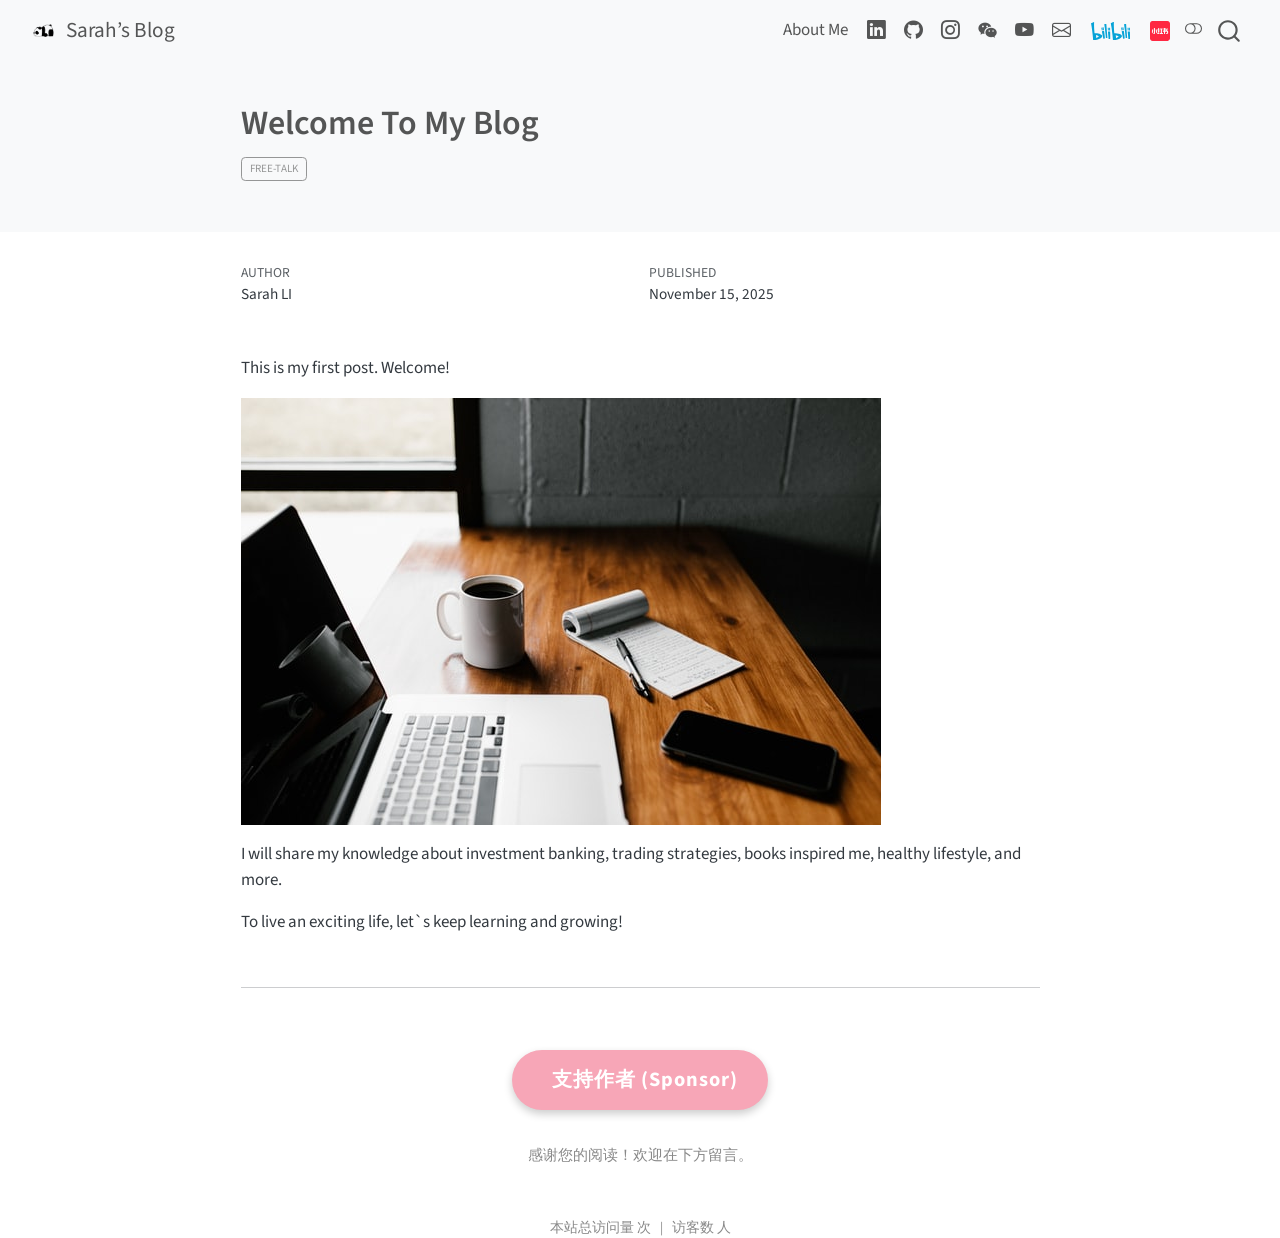
<file: docs/posts/welcome/index.html>
<!DOCTYPE html>
<html xmlns="http://www.w3.org/1999/xhtml" lang="en" xml:lang="en"><head>

<meta charset="utf-8">
<meta name="generator" content="quarto-1.8.26">

<meta name="viewport" content="width=device-width, initial-scale=1.0, user-scalable=yes">

<meta name="author" content="Sarah LI">
<meta name="dcterms.date" content="2025-11-15">

<title>Welcome To My Blog – Sarah’s Blog</title>
<style>
code{white-space: pre-wrap;}
span.smallcaps{font-variant: small-caps;}
div.columns{display: flex; gap: min(4vw, 1.5em);}
div.column{flex: auto; overflow-x: auto;}
div.hanging-indent{margin-left: 1.5em; text-indent: -1.5em;}
ul.task-list{list-style: none;}
ul.task-list li input[type="checkbox"] {
  width: 0.8em;
  margin: 0 0.8em 0.2em -1em; /* quarto-specific, see https://github.com/quarto-dev/quarto-cli/issues/4556 */ 
  vertical-align: middle;
}
</style>


<script src="../../site_libs/quarto-nav/quarto-nav.js"></script>
<script src="../../site_libs/quarto-nav/headroom.min.js"></script>
<script src="../../site_libs/clipboard/clipboard.min.js"></script>
<script src="../../site_libs/quarto-search/autocomplete.umd.js"></script>
<script src="../../site_libs/quarto-search/fuse.min.js"></script>
<script src="../../site_libs/quarto-search/quarto-search.js"></script>
<meta name="quarto:offset" content="../../">
<link href="../../pandaa.jpg" rel="icon" type="image/jpeg">
<script src="../../site_libs/quarto-html/quarto.js" type="module"></script>
<script src="../../site_libs/quarto-html/tabsets/tabsets.js" type="module"></script>
<script src="../../site_libs/quarto-html/axe/axe-check.js" type="module"></script>
<script src="../../site_libs/quarto-html/popper.min.js"></script>
<script src="../../site_libs/quarto-html/tippy.umd.min.js"></script>
<script src="../../site_libs/quarto-html/anchor.min.js"></script>
<link href="../../site_libs/quarto-html/tippy.css" rel="stylesheet">
<link href="../../site_libs/quarto-html/quarto-syntax-highlighting-587c61ba64f3a5504c4d52d930310e48.css" rel="stylesheet" class="quarto-color-scheme" id="quarto-text-highlighting-styles">
<link href="../../site_libs/quarto-html/quarto-syntax-highlighting-dark-b758ccaa5987ceb1b75504551e579abf.css" rel="stylesheet" class="quarto-color-scheme quarto-color-alternate" id="quarto-text-highlighting-styles">
<link href="../../site_libs/quarto-html/quarto-syntax-highlighting-587c61ba64f3a5504c4d52d930310e48.css" rel="stylesheet" class="quarto-color-scheme-extra" id="quarto-text-highlighting-styles">
<script src="../../site_libs/bootstrap/bootstrap.min.js"></script>
<link href="../../site_libs/bootstrap/bootstrap-icons.css" rel="stylesheet">
<link href="../../site_libs/bootstrap/bootstrap-5b4ad623e5705c0698d39aec6f10cf02.min.css" rel="stylesheet" append-hash="true" class="quarto-color-scheme" id="quarto-bootstrap" data-mode="light">
<link href="../../site_libs/bootstrap/bootstrap-dark-de0ed3b9a49d5daa615839eefb10c6a7.min.css" rel="stylesheet" append-hash="true" class="quarto-color-scheme quarto-color-alternate" id="quarto-bootstrap" data-mode="dark">
<link href="../../site_libs/bootstrap/bootstrap-5b4ad623e5705c0698d39aec6f10cf02.min.css" rel="stylesheet" append-hash="true" class="quarto-color-scheme-extra" id="quarto-bootstrap" data-mode="light">
<script id="quarto-search-options" type="application/json">{
  "location": "navbar",
  "copy-button": false,
  "collapse-after": 3,
  "panel-placement": "end",
  "type": "overlay",
  "limit": 50,
  "keyboard-shortcut": [
    "f",
    "/",
    "s"
  ],
  "show-item-context": false,
  "language": {
    "search-no-results-text": "No results",
    "search-matching-documents-text": "matching documents",
    "search-copy-link-title": "Copy link to search",
    "search-hide-matches-text": "Hide additional matches",
    "search-more-match-text": "more match in this document",
    "search-more-matches-text": "more matches in this document",
    "search-clear-button-title": "Clear",
    "search-text-placeholder": "",
    "search-detached-cancel-button-title": "Cancel",
    "search-submit-button-title": "Submit",
    "search-label": "Search"
  }
}</script>


<link rel="stylesheet" href="../../styles.css">
</head>

<body class="nav-fixed fullcontent quarto-light"><script id="quarto-html-before-body" type="application/javascript">
    const toggleBodyColorMode = (bsSheetEl) => {
      const mode = bsSheetEl.getAttribute("data-mode");
      const bodyEl = window.document.querySelector("body");
      if (mode === "dark") {
        bodyEl.classList.add("quarto-dark");
        bodyEl.classList.remove("quarto-light");
      } else {
        bodyEl.classList.add("quarto-light");
        bodyEl.classList.remove("quarto-dark");
      }
    }
    const toggleBodyColorPrimary = () => {
      const bsSheetEl = window.document.querySelector("link#quarto-bootstrap:not([rel=disabled-stylesheet])");
      if (bsSheetEl) {
        toggleBodyColorMode(bsSheetEl);
      }
    }
    const setColorSchemeToggle = (alternate) => {
      const toggles = window.document.querySelectorAll('.quarto-color-scheme-toggle');
      for (let i=0; i < toggles.length; i++) {
        const toggle = toggles[i];
        if (toggle) {
          if (alternate) {
            toggle.classList.add("alternate");
          } else {
            toggle.classList.remove("alternate");
          }
        }
      }
    };
    const toggleColorMode = (alternate) => {
      // Switch the stylesheets
      const primaryStylesheets = window.document.querySelectorAll('link.quarto-color-scheme:not(.quarto-color-alternate)');
      const alternateStylesheets = window.document.querySelectorAll('link.quarto-color-scheme.quarto-color-alternate');
      manageTransitions('#quarto-margin-sidebar .nav-link', false);
      if (alternate) {
        // note: dark is layered on light, we don't disable primary!
        enableStylesheet(alternateStylesheets);
        for (const sheetNode of alternateStylesheets) {
          if (sheetNode.id === "quarto-bootstrap") {
            toggleBodyColorMode(sheetNode);
          }
        }
      } else {
        disableStylesheet(alternateStylesheets);
        enableStylesheet(primaryStylesheets)
        toggleBodyColorPrimary();
      }
      manageTransitions('#quarto-margin-sidebar .nav-link', true);
      // Switch the toggles
      setColorSchemeToggle(alternate)
      // Hack to workaround the fact that safari doesn't
      // properly recolor the scrollbar when toggling (#1455)
      if (navigator.userAgent.indexOf('Safari') > 0 && navigator.userAgent.indexOf('Chrome') == -1) {
        manageTransitions("body", false);
        window.scrollTo(0, 1);
        setTimeout(() => {
          window.scrollTo(0, 0);
          manageTransitions("body", true);
        }, 40);
      }
    }
    const disableStylesheet = (stylesheets) => {
      for (let i=0; i < stylesheets.length; i++) {
        const stylesheet = stylesheets[i];
        stylesheet.rel = 'disabled-stylesheet';
      }
    }
    const enableStylesheet = (stylesheets) => {
      for (let i=0; i < stylesheets.length; i++) {
        const stylesheet = stylesheets[i];
        if(stylesheet.rel !== 'stylesheet') { // for Chrome, which will still FOUC without this check
          stylesheet.rel = 'stylesheet';
        }
      }
    }
    const manageTransitions = (selector, allowTransitions) => {
      const els = window.document.querySelectorAll(selector);
      for (let i=0; i < els.length; i++) {
        const el = els[i];
        if (allowTransitions) {
          el.classList.remove('notransition');
        } else {
          el.classList.add('notransition');
        }
      }
    }
    const isFileUrl = () => {
      return window.location.protocol === 'file:';
    }
    const hasAlternateSentinel = () => {
      let styleSentinel = getColorSchemeSentinel();
      if (styleSentinel !== null) {
        return styleSentinel === "alternate";
      } else {
        return false;
      }
    }
    const setStyleSentinel = (alternate) => {
      const value = alternate ? "alternate" : "default";
      if (!isFileUrl()) {
        window.localStorage.setItem("quarto-color-scheme", value);
      } else {
        localAlternateSentinel = value;
      }
    }
    const getColorSchemeSentinel = () => {
      if (!isFileUrl()) {
        const storageValue = window.localStorage.getItem("quarto-color-scheme");
        return storageValue != null ? storageValue : localAlternateSentinel;
      } else {
        return localAlternateSentinel;
      }
    }
    const toggleGiscusIfUsed = (isAlternate, darkModeDefault) => {
      const baseTheme = document.querySelector('#giscus-base-theme')?.value ?? 'light';
      const alternateTheme = document.querySelector('#giscus-alt-theme')?.value ?? 'dark';
      let newTheme = '';
      if(authorPrefersDark) {
        newTheme = isAlternate ? baseTheme : alternateTheme;
      } else {
        newTheme = isAlternate ? alternateTheme : baseTheme;
      }
      const changeGiscusTheme = () => {
        // From: https://github.com/giscus/giscus/issues/336
        const sendMessage = (message) => {
          const iframe = document.querySelector('iframe.giscus-frame');
          if (!iframe) return;
          iframe.contentWindow.postMessage({ giscus: message }, 'https://giscus.app');
        }
        sendMessage({
          setConfig: {
            theme: newTheme
          }
        });
      }
      const isGiscussLoaded = window.document.querySelector('iframe.giscus-frame') !== null;
      if (isGiscussLoaded) {
        changeGiscusTheme();
      }
    };
    const authorPrefersDark = false;
    const darkModeDefault = authorPrefersDark;
      document.querySelector('link#quarto-text-highlighting-styles.quarto-color-scheme-extra').rel = 'disabled-stylesheet';
      document.querySelector('link#quarto-bootstrap.quarto-color-scheme-extra').rel = 'disabled-stylesheet';
    let localAlternateSentinel = darkModeDefault ? 'alternate' : 'default';
    // Dark / light mode switch
    window.quartoToggleColorScheme = () => {
      // Read the current dark / light value
      let toAlternate = !hasAlternateSentinel();
      toggleColorMode(toAlternate);
      setStyleSentinel(toAlternate);
      toggleGiscusIfUsed(toAlternate, darkModeDefault);
      window.dispatchEvent(new Event('resize'));
    };
    // Switch to dark mode if need be
    if (hasAlternateSentinel()) {
      toggleColorMode(true);
    } else {
      toggleColorMode(false);
    }
  </script>

<div id="quarto-search-results"></div>
  <header id="quarto-header" class="headroom fixed-top quarto-banner">
    <nav class="navbar navbar-expand-lg " data-bs-theme="dark">
      <div class="navbar-container container-fluid">
      <div class="navbar-brand-container mx-auto">
    <a href="../../index.html" class="navbar-brand navbar-brand-logo">
    <img src="../../pandaa.jpg" alt="" class="navbar-logo light-content">
    <img src="../../pandaa.jpg" alt="" class="navbar-logo dark-content">
    </a>
    <a class="navbar-brand" href="../../index.html">
    <span class="navbar-title">Sarah’s Blog</span>
    </a>
  </div>
            <div id="quarto-search" class="" title="Search"></div>
          <button class="navbar-toggler" type="button" data-bs-toggle="collapse" data-bs-target="#navbarCollapse" aria-controls="navbarCollapse" role="menu" aria-expanded="false" aria-label="Toggle navigation" onclick="if (window.quartoToggleHeadroom) { window.quartoToggleHeadroom(); }">
  <span class="navbar-toggler-icon"></span>
</button>
          <div class="collapse navbar-collapse" id="navbarCollapse">
            <ul class="navbar-nav navbar-nav-scroll ms-auto">
  <li class="nav-item">
    <a class="nav-link" href="../../about.html"> 
<span class="menu-text">About Me</span></a>
  </li>  
  <li class="nav-item compact">
    <a class="nav-link" href="https://www.linkedin.com/in/xingyulee/"> <i class="bi bi-linkedin" role="img">
</i> 
<span class="menu-text"></span></a>
  </li>  
  <li class="nav-item compact">
    <a class="nav-link" href="https://github.com/Xingyuii/"> <i class="bi bi-github" role="img">
</i> 
<span class="menu-text"></span></a>
  </li>  
  <li class="nav-item compact">
    <a class="nav-link" href="https://instagram.com/sarah.l133"> <i class="bi bi-instagram" role="img">
</i> 
<span class="menu-text"></span></a>
  </li>  
  <li class="nav-item compact">
    <a class="nav-link" href="../../wechat.JPG" target="_blank"> <i class="bi bi-wechat" role="img">
</i> 
<span class="menu-text"></span></a>
  </li>  
  <li class="nav-item compact">
    <a class="nav-link" href="https://www.youtube.com/@XingyuSarah"> <i class="bi bi-youtube" role="img">
</i> 
<span class="menu-text"></span></a>
  </li>  
  <li class="nav-item compact">
    <a class="nav-link" href="mailto:xingyu.sarah@gmail.com"> <i class="bi bi-envelope" role="img">
</i> 
<span class="menu-text"></span></a>
  </li>  
  <li class="nav-item">
    <a class="nav-link" href="https://b23.tv/7RiB25o"> 
<span class="menu-text"><img src="../../icons/bilibili.svg" height="18"></span></a>
  </li>  
  <li class="nav-item">
    <a class="nav-link" href="https://xhslink.com/m/41beRsIE9P9"> 
<span class="menu-text"><img src="../../icons/xiaohongshu.svg" height="20"></span></a>
  </li>  
</ul>
          </div> <!-- /navcollapse -->
            <div class="quarto-navbar-tools">
  <a href="" class="quarto-color-scheme-toggle quarto-navigation-tool  px-1" onclick="window.quartoToggleColorScheme(); return false;" title="Toggle dark mode"><i class="bi"></i></a>
</div>
      </div> <!-- /container-fluid -->
    </nav>
</header>
<!-- content -->
<header id="title-block-header" class="quarto-title-block default page-columns page-full">
  <div class="quarto-title-banner page-columns page-full">
    <div class="quarto-title column-body">
      <h1 class="title">Welcome To My Blog</h1>
                                <div class="quarto-categories">
                <div class="quarto-category">free-talk</div>
              </div>
                  </div>
  </div>
    
  
  <div class="quarto-title-meta">

      <div>
      <div class="quarto-title-meta-heading">Author</div>
      <div class="quarto-title-meta-contents">
               <p>Sarah LI </p>
            </div>
    </div>
      
      <div>
      <div class="quarto-title-meta-heading">Published</div>
      <div class="quarto-title-meta-contents">
        <p class="date">November 15, 2025</p>
      </div>
    </div>
    
      
    </div>
    
  
  </header><div id="quarto-content" class="quarto-container page-columns page-rows-contents page-layout-article page-navbar">
<!-- sidebar -->
<!-- margin-sidebar -->
    
<!-- main -->
<main class="content quarto-banner-title-block" id="quarto-document-content">






<p>This is my first post. Welcome!</p>
<p><img src="thumbnail.jpg" class="img-fluid"></p>
<p>I will share my knowledge about investment banking, trading strategies, books inspired me, healthy lifestyle, and more.</p>
<p>To live an exciting life, let`s keep learning and growing!</p>



</main> <!-- /main -->
<hr>

<div style="padding: 20px 0; text-align: center;">
  
  <button type="button" class="btn btn-lg btn-fancy-sponsor" data-bs-toggle="modal" data-bs-target="#donationModal" markdown="1">
    <i class="fa-solid fa-heart fa-lg"></i> 支持作者 (Sponsor)
  </button>
  
  <div class="modal fade" id="donationModal" tabindex="-1" aria-labelledby="donationModalLabel" aria-hidden="true">
    <div class="modal-dialog">
      <div class="modal-content">
        
        <div class="modal-header">
          <h5 class="modal-title" id="donationModalLabel">感谢您的支持！(Thank you!)</h5>
          <button type="button" class="btn-close" data-bs-dismiss="modal" aria-label="Close"></button>
        </div>
        
        <div class="modal-body">
          
          <ul class="nav nav-tabs" id="paymentTabs" role="tablist">
            <li class="nav-item" role="presentation">
              <button class="nav-link active" id="wechat-tab" data-bs-toggle="tab" data-bs-target="#wechat-pane" type="button" role="tab" aria-controls="wechat-pane" aria-selected="true">微信 (WeChat)</button>
            </li>
            <li class="nav-item" role="presentation">
              <button class="nav-link" id="alipay-tab" data-bs-toggle="tab" data-bs-target="#alipay-pane" type="button" role="tab" aria-controls="alipay-pane" aria-selected="false">支付宝 (Alipay)</button>
            </li>
            <li class="nav-item" role="presentation">
              <button class="nav-link" id="fps-tab" data-bs-toggle="tab" data-bs-target="#fps-pane" type="button" role="tab" aria-controls="fps-pane" aria-selected="false">转数快 (FPS)</button>
            </li>
            <li class="nav-item" role="presentation">
              <button class="nav-link" id="paypal-tab" data-bs-toggle="tab" data-bs-target="#paypal-pane" type="button" role="tab" aria-controls="paypal-pane" aria-selected="false">PayPal</button>
            </li>
            <li class="nav-item" role="presentation">
              <button class="nav-link" id="visa-tab" data-bs-toggle="tab" data-bs-target="#visa-pane" type="button" role="tab" aria-controls="visa-pane" aria-selected="false">信用卡 (Visa)</button>
            </li>
          </ul>
          
          <div class="tab-content" id="paymentTabsContent" style="padding-top: 20px; text-align: center;">
            
            <div class="tab-pane fade show active" id="wechat-pane" role="tabpanel" aria-labelledby="wechat-tab">
              <p>请使用微信扫描二维码 (Scan with WeChat)</p>
              <img src="../../images/wechat-qr.JPG" alt="WeChat QR Code" style="width: 250px; height: auto;">
            </div>
            
            <div class="tab-pane fade" id="alipay-pane" role="tabpanel" aria-labelledby="alipay-tab">
              <p>请使用支付宝扫描二维码 (Scan with Alipay)</p>
              <img src="../../images/alipay-qr.JPG" alt="Alipay QR Code" style="width: 250px; height: auto;">
            </div>
            
            <div class="tab-pane fade" id="fps-pane" role="tabpanel" aria-labelledby="fps-tab">
              <p>请使用银行 App 扫描“转数快”二维码 (Scan FPS QR with your Banking App)</p>
              <img src="../../images/fps-qr.JPG" alt="FPS QR Code" style="width: 250px; height: auto;">
            </div>
            
            <div class="tab-pane fade" id="paypal-pane" role="tabpanel" aria-labelledby="paypal-tab">
              <p>请使用 PayPal 扫描二维码 (Scan with PayPal)</p>
              <img src="../../images/paypal-qr.jpg" alt="PayPal QR Code" style="width: 250px; height: auto;">
              
              <hr style="margin-top: 20px; margin-bottom: 20px;">
              
              <p>或点击下方链接 (Or click the link below)：</p>
              <a href="https://paypal.me/sarah1i" class="btn btn-info" target="_blank" rel="noopener noreferrer" data-bs-toggle="tooltip" data-bs-placement="top" title="点击跳转 (Click to proceed)">
                PayPal.me/sarah1i
              </a>
            </div>

            <div class="tab-pane fade" id="visa-pane" role="tabpanel" aria-labelledby="visa-tab">
              <p class="mb-3">请通过 Ko-fi 平台支持 (please support via Ko-fi):</p>
              
              <a href="https://ko-fi.com/sarahlii" class="btn btn-lg btn-kofi-brand" target="_blank" rel="noopener noreferrer" style="margin-top: 10px;">
                <i class="fa-solid fa-mug-hot"></i> Go to Ko-fi
              </a>
              
              <p class="mt-3 text-muted" style="font-size: 0.8em; margin-top: 15px;">
                Ko-fi 会处理 Visa / Mastercard 信用卡支付。<br>
                (Ko-fu will handle Visa / Mastercard credit card payments.)
              </p>
            </div>
          </div>
          
        </div>
      </div>
    </div>
  </div>
</div>
<div style="font-size: 0.9em; color: #888; text-align: center;">
  <p>感谢您的阅读！欢迎在下方留言。</p>
</div>

<script>
  var tooltipTriggerList = [].slice.call(document.querySelectorAll('[data-bs-toggle="tooltip"]'))
  var tooltipList = tooltipTriggerList.map(function (tooltipTriggerEl) {
    return new bootstrap.Tooltip(tooltipTriggerEl)
  })
</script>

<div style="text-align: center; margin-top: 20px; font-size: 0.8em; color: #888;">
  <script async="" src="//busuanzi.ibruce.info/busuanzi/2.3/busuanzi.pure.mini.js"></script>
  
  <span id="busuanzi_container_site_pv">
    本站总访问量 <span id="busuanzi_value_site_pv"></span> 次
  </span>
  &nbsp; | &nbsp;
  <span id="busuanzi_container_site_uv">
    访客数 <span id="busuanzi_value_site_uv"></span> 人
  </span>
</div>
<script id="quarto-html-after-body" type="application/javascript">
  window.document.addEventListener("DOMContentLoaded", function (event) {
    // Ensure there is a toggle, if there isn't float one in the top right
    if (window.document.querySelector('.quarto-color-scheme-toggle') === null) {
      const a = window.document.createElement('a');
      a.classList.add('top-right');
      a.classList.add('quarto-color-scheme-toggle');
      a.href = "";
      a.onclick = function() { try { window.quartoToggleColorScheme(); } catch {} return false; };
      const i = window.document.createElement("i");
      i.classList.add('bi');
      a.appendChild(i);
      window.document.body.appendChild(a);
    }
    setColorSchemeToggle(hasAlternateSentinel())
    const icon = "";
    const anchorJS = new window.AnchorJS();
    anchorJS.options = {
      placement: 'right',
      icon: icon
    };
    anchorJS.add('.anchored');
    const isCodeAnnotation = (el) => {
      for (const clz of el.classList) {
        if (clz.startsWith('code-annotation-')) {                     
          return true;
        }
      }
      return false;
    }
    const onCopySuccess = function(e) {
      // button target
      const button = e.trigger;
      // don't keep focus
      button.blur();
      // flash "checked"
      button.classList.add('code-copy-button-checked');
      var currentTitle = button.getAttribute("title");
      button.setAttribute("title", "Copied!");
      let tooltip;
      if (window.bootstrap) {
        button.setAttribute("data-bs-toggle", "tooltip");
        button.setAttribute("data-bs-placement", "left");
        button.setAttribute("data-bs-title", "Copied!");
        tooltip = new bootstrap.Tooltip(button, 
          { trigger: "manual", 
            customClass: "code-copy-button-tooltip",
            offset: [0, -8]});
        tooltip.show();    
      }
      setTimeout(function() {
        if (tooltip) {
          tooltip.hide();
          button.removeAttribute("data-bs-title");
          button.removeAttribute("data-bs-toggle");
          button.removeAttribute("data-bs-placement");
        }
        button.setAttribute("title", currentTitle);
        button.classList.remove('code-copy-button-checked');
      }, 1000);
      // clear code selection
      e.clearSelection();
    }
    const getTextToCopy = function(trigger) {
      const outerScaffold = trigger.parentElement.cloneNode(true);
      const codeEl = outerScaffold.querySelector('code');
      for (const childEl of codeEl.children) {
        if (isCodeAnnotation(childEl)) {
          childEl.remove();
        }
      }
      return codeEl.innerText;
    }
    const clipboard = new window.ClipboardJS('.code-copy-button:not([data-in-quarto-modal])', {
      text: getTextToCopy
    });
    clipboard.on('success', onCopySuccess);
    if (window.document.getElementById('quarto-embedded-source-code-modal')) {
      const clipboardModal = new window.ClipboardJS('.code-copy-button[data-in-quarto-modal]', {
        text: getTextToCopy,
        container: window.document.getElementById('quarto-embedded-source-code-modal')
      });
      clipboardModal.on('success', onCopySuccess);
    }
      var localhostRegex = new RegExp(/^(?:http|https):\/\/localhost\:?[0-9]*\//);
      var mailtoRegex = new RegExp(/^mailto:/);
        var filterRegex = new RegExp("https:\/\/xingyuii\.github\.io\/my-quant-blog");
      var isInternal = (href) => {
          return filterRegex.test(href) || localhostRegex.test(href) || mailtoRegex.test(href);
      }
      // Inspect non-navigation links and adorn them if external
     var links = window.document.querySelectorAll('a[href]:not(.nav-link):not(.navbar-brand):not(.toc-action):not(.sidebar-link):not(.sidebar-item-toggle):not(.pagination-link):not(.no-external):not([aria-hidden]):not(.dropdown-item):not(.quarto-navigation-tool):not(.about-link)');
      for (var i=0; i<links.length; i++) {
        const link = links[i];
        if (!isInternal(link.href)) {
          // undo the damage that might have been done by quarto-nav.js in the case of
          // links that we want to consider external
          if (link.dataset.originalHref !== undefined) {
            link.href = link.dataset.originalHref;
          }
        }
      }
    function tippyHover(el, contentFn, onTriggerFn, onUntriggerFn) {
      const config = {
        allowHTML: true,
        maxWidth: 500,
        delay: 100,
        arrow: false,
        appendTo: function(el) {
            return el.parentElement;
        },
        interactive: true,
        interactiveBorder: 10,
        theme: 'quarto',
        placement: 'bottom-start',
      };
      if (contentFn) {
        config.content = contentFn;
      }
      if (onTriggerFn) {
        config.onTrigger = onTriggerFn;
      }
      if (onUntriggerFn) {
        config.onUntrigger = onUntriggerFn;
      }
      window.tippy(el, config); 
    }
    const noterefs = window.document.querySelectorAll('a[role="doc-noteref"]');
    for (var i=0; i<noterefs.length; i++) {
      const ref = noterefs[i];
      tippyHover(ref, function() {
        // use id or data attribute instead here
        let href = ref.getAttribute('data-footnote-href') || ref.getAttribute('href');
        try { href = new URL(href).hash; } catch {}
        const id = href.replace(/^#\/?/, "");
        const note = window.document.getElementById(id);
        if (note) {
          return note.innerHTML;
        } else {
          return "";
        }
      });
    }
    const xrefs = window.document.querySelectorAll('a.quarto-xref');
    const processXRef = (id, note) => {
      // Strip column container classes
      const stripColumnClz = (el) => {
        el.classList.remove("page-full", "page-columns");
        if (el.children) {
          for (const child of el.children) {
            stripColumnClz(child);
          }
        }
      }
      stripColumnClz(note)
      if (id === null || id.startsWith('sec-')) {
        // Special case sections, only their first couple elements
        const container = document.createElement("div");
        if (note.children && note.children.length > 2) {
          container.appendChild(note.children[0].cloneNode(true));
          for (let i = 1; i < note.children.length; i++) {
            const child = note.children[i];
            if (child.tagName === "P" && child.innerText === "") {
              continue;
            } else {
              container.appendChild(child.cloneNode(true));
              break;
            }
          }
          if (window.Quarto?.typesetMath) {
            window.Quarto.typesetMath(container);
          }
          return container.innerHTML
        } else {
          if (window.Quarto?.typesetMath) {
            window.Quarto.typesetMath(note);
          }
          return note.innerHTML;
        }
      } else {
        // Remove any anchor links if they are present
        const anchorLink = note.querySelector('a.anchorjs-link');
        if (anchorLink) {
          anchorLink.remove();
        }
        if (window.Quarto?.typesetMath) {
          window.Quarto.typesetMath(note);
        }
        if (note.classList.contains("callout")) {
          return note.outerHTML;
        } else {
          return note.innerHTML;
        }
      }
    }
    for (var i=0; i<xrefs.length; i++) {
      const xref = xrefs[i];
      tippyHover(xref, undefined, function(instance) {
        instance.disable();
        let url = xref.getAttribute('href');
        let hash = undefined; 
        if (url.startsWith('#')) {
          hash = url;
        } else {
          try { hash = new URL(url).hash; } catch {}
        }
        if (hash) {
          const id = hash.replace(/^#\/?/, "");
          const note = window.document.getElementById(id);
          if (note !== null) {
            try {
              const html = processXRef(id, note.cloneNode(true));
              instance.setContent(html);
            } finally {
              instance.enable();
              instance.show();
            }
          } else {
            // See if we can fetch this
            fetch(url.split('#')[0])
            .then(res => res.text())
            .then(html => {
              const parser = new DOMParser();
              const htmlDoc = parser.parseFromString(html, "text/html");
              const note = htmlDoc.getElementById(id);
              if (note !== null) {
                const html = processXRef(id, note);
                instance.setContent(html);
              } 
            }).finally(() => {
              instance.enable();
              instance.show();
            });
          }
        } else {
          // See if we can fetch a full url (with no hash to target)
          // This is a special case and we should probably do some content thinning / targeting
          fetch(url)
          .then(res => res.text())
          .then(html => {
            const parser = new DOMParser();
            const htmlDoc = parser.parseFromString(html, "text/html");
            const note = htmlDoc.querySelector('main.content');
            if (note !== null) {
              // This should only happen for chapter cross references
              // (since there is no id in the URL)
              // remove the first header
              if (note.children.length > 0 && note.children[0].tagName === "HEADER") {
                note.children[0].remove();
              }
              const html = processXRef(null, note);
              instance.setContent(html);
            } 
          }).finally(() => {
            instance.enable();
            instance.show();
          });
        }
      }, function(instance) {
      });
    }
        let selectedAnnoteEl;
        const selectorForAnnotation = ( cell, annotation) => {
          let cellAttr = 'data-code-cell="' + cell + '"';
          let lineAttr = 'data-code-annotation="' +  annotation + '"';
          const selector = 'span[' + cellAttr + '][' + lineAttr + ']';
          return selector;
        }
        const selectCodeLines = (annoteEl) => {
          const doc = window.document;
          const targetCell = annoteEl.getAttribute("data-target-cell");
          const targetAnnotation = annoteEl.getAttribute("data-target-annotation");
          const annoteSpan = window.document.querySelector(selectorForAnnotation(targetCell, targetAnnotation));
          const lines = annoteSpan.getAttribute("data-code-lines").split(",");
          const lineIds = lines.map((line) => {
            return targetCell + "-" + line;
          })
          let top = null;
          let height = null;
          let parent = null;
          if (lineIds.length > 0) {
              //compute the position of the single el (top and bottom and make a div)
              const el = window.document.getElementById(lineIds[0]);
              top = el.offsetTop;
              height = el.offsetHeight;
              parent = el.parentElement.parentElement;
            if (lineIds.length > 1) {
              const lastEl = window.document.getElementById(lineIds[lineIds.length - 1]);
              const bottom = lastEl.offsetTop + lastEl.offsetHeight;
              height = bottom - top;
            }
            if (top !== null && height !== null && parent !== null) {
              // cook up a div (if necessary) and position it 
              let div = window.document.getElementById("code-annotation-line-highlight");
              if (div === null) {
                div = window.document.createElement("div");
                div.setAttribute("id", "code-annotation-line-highlight");
                div.style.position = 'absolute';
                parent.appendChild(div);
              }
              div.style.top = top - 2 + "px";
              div.style.height = height + 4 + "px";
              div.style.left = 0;
              let gutterDiv = window.document.getElementById("code-annotation-line-highlight-gutter");
              if (gutterDiv === null) {
                gutterDiv = window.document.createElement("div");
                gutterDiv.setAttribute("id", "code-annotation-line-highlight-gutter");
                gutterDiv.style.position = 'absolute';
                const codeCell = window.document.getElementById(targetCell);
                const gutter = codeCell.querySelector('.code-annotation-gutter');
                gutter.appendChild(gutterDiv);
              }
              gutterDiv.style.top = top - 2 + "px";
              gutterDiv.style.height = height + 4 + "px";
            }
            selectedAnnoteEl = annoteEl;
          }
        };
        const unselectCodeLines = () => {
          const elementsIds = ["code-annotation-line-highlight", "code-annotation-line-highlight-gutter"];
          elementsIds.forEach((elId) => {
            const div = window.document.getElementById(elId);
            if (div) {
              div.remove();
            }
          });
          selectedAnnoteEl = undefined;
        };
          // Handle positioning of the toggle
      window.addEventListener(
        "resize",
        throttle(() => {
          elRect = undefined;
          if (selectedAnnoteEl) {
            selectCodeLines(selectedAnnoteEl);
          }
        }, 10)
      );
      function throttle(fn, ms) {
      let throttle = false;
      let timer;
        return (...args) => {
          if(!throttle) { // first call gets through
              fn.apply(this, args);
              throttle = true;
          } else { // all the others get throttled
              if(timer) clearTimeout(timer); // cancel #2
              timer = setTimeout(() => {
                fn.apply(this, args);
                timer = throttle = false;
              }, ms);
          }
        };
      }
        // Attach click handler to the DT
        const annoteDls = window.document.querySelectorAll('dt[data-target-cell]');
        for (const annoteDlNode of annoteDls) {
          annoteDlNode.addEventListener('click', (event) => {
            const clickedEl = event.target;
            if (clickedEl !== selectedAnnoteEl) {
              unselectCodeLines();
              const activeEl = window.document.querySelector('dt[data-target-cell].code-annotation-active');
              if (activeEl) {
                activeEl.classList.remove('code-annotation-active');
              }
              selectCodeLines(clickedEl);
              clickedEl.classList.add('code-annotation-active');
            } else {
              // Unselect the line
              unselectCodeLines();
              clickedEl.classList.remove('code-annotation-active');
            }
          });
        }
    const findCites = (el) => {
      const parentEl = el.parentElement;
      if (parentEl) {
        const cites = parentEl.dataset.cites;
        if (cites) {
          return {
            el,
            cites: cites.split(' ')
          };
        } else {
          return findCites(el.parentElement)
        }
      } else {
        return undefined;
      }
    };
    var bibliorefs = window.document.querySelectorAll('a[role="doc-biblioref"]');
    for (var i=0; i<bibliorefs.length; i++) {
      const ref = bibliorefs[i];
      const citeInfo = findCites(ref);
      if (citeInfo) {
        tippyHover(citeInfo.el, function() {
          var popup = window.document.createElement('div');
          citeInfo.cites.forEach(function(cite) {
            var citeDiv = window.document.createElement('div');
            citeDiv.classList.add('hanging-indent');
            citeDiv.classList.add('csl-entry');
            var biblioDiv = window.document.getElementById('ref-' + cite);
            if (biblioDiv) {
              citeDiv.innerHTML = biblioDiv.innerHTML;
            }
            popup.appendChild(citeDiv);
          });
          return popup.innerHTML;
        });
      }
    }
  });
  </script>
<input type="hidden" id="giscus-base-theme" value="light">
<input type="hidden" id="giscus-alt-theme" value="dark">
<script>
  function loadGiscus() {
    // Function to get the theme based on body class
    const getTheme = () => {
      let baseTheme = document.getElementById('giscus-base-theme').value;
      let altTheme = document.getElementById('giscus-alt-theme').value;
      if (authorPrefersDark) {
          [baseTheme, altTheme] = [altTheme, baseTheme];
      }
      return document.body.classList.contains('quarto-dark') ? altTheme : baseTheme;
    };
    const script = document.createElement("script");
    script.src = "https://giscus.app/client.js";
    script.async = true;
    script.dataset.repo = "Xingyuii/my-quant-blog";
    script.dataset.repoId = "R_kgDOQWHABw";
    script.dataset.category = "Announcements";
    script.dataset.categoryId = "DIC_kwDOQWHAB84Cx0aS";
    script.dataset.mapping = "pathname";
    script.dataset.reactionsEnabled = "1";
    script.dataset.emitMetadata = "0";
    script.dataset.inputPosition = "bottom";
    script.dataset.theme = getTheme();
    script.dataset.lang = "en";
    script.crossOrigin = "anonymous";
    // Append the script to the desired div instead of at the end of the body
    document.getElementById("quarto-content").appendChild(script);
  }
  loadGiscus();
</script>
</div> <!-- /content -->




</body></html>
</file>
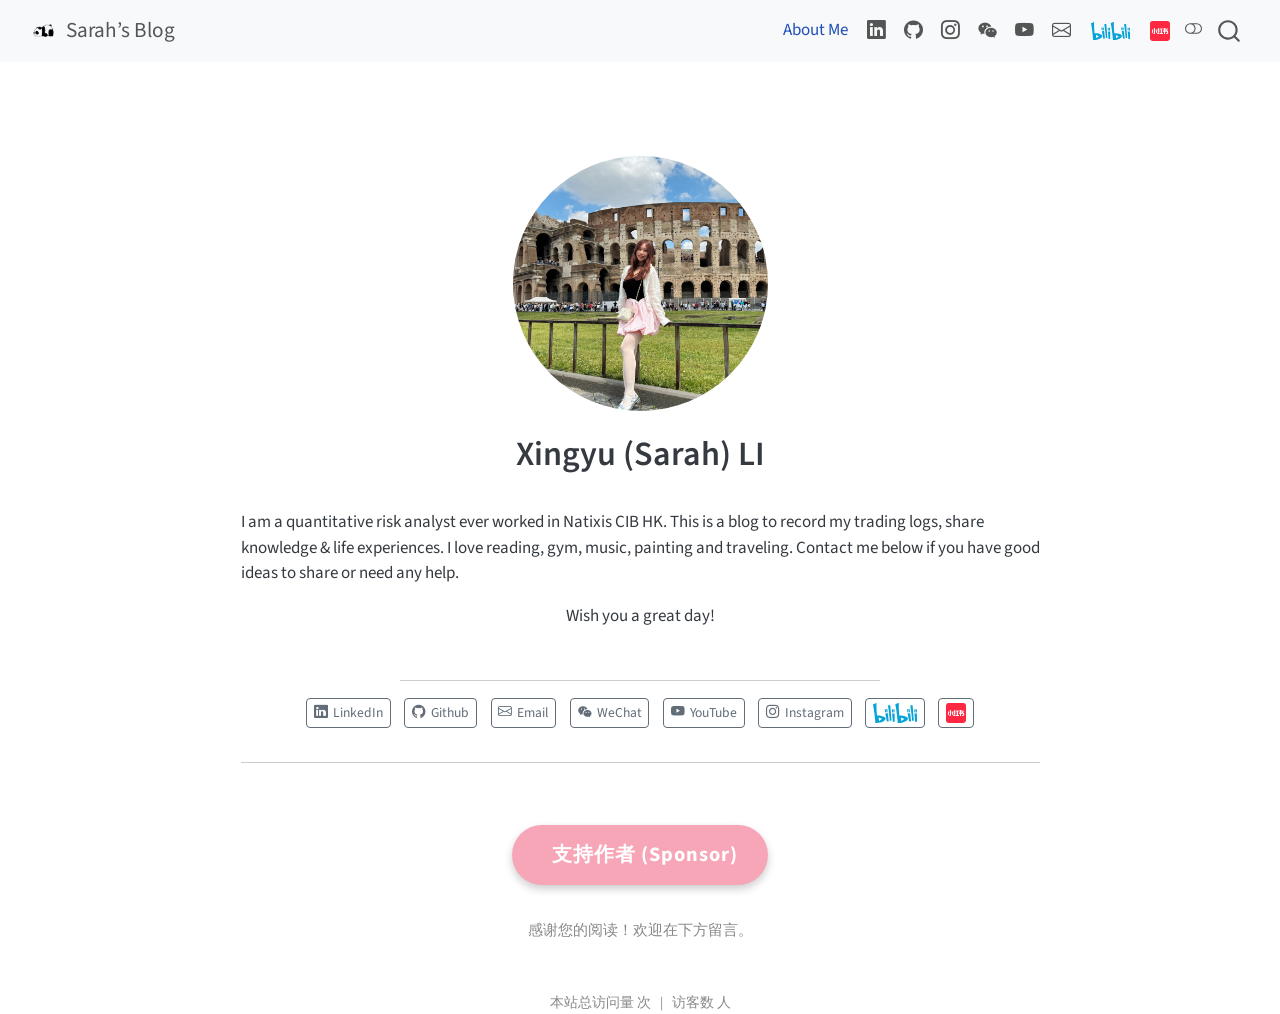
<file: about.html>
<!DOCTYPE html>
<html xmlns="http://www.w3.org/1999/xhtml" lang="en" xml:lang="en"><head>

<meta charset="utf-8">
<meta name="generator" content="quarto-1.4.554">

<meta name="viewport" content="width=device-width, initial-scale=1.0, user-scalable=yes">


<title>Sarah’s Blog - Xingyu (Sarah) LI</title>
<style>
code{white-space: pre-wrap;}
span.smallcaps{font-variant: small-caps;}
div.columns{display: flex; gap: min(4vw, 1.5em);}
div.column{flex: auto; overflow-x: auto;}
div.hanging-indent{margin-left: 1.5em; text-indent: -1.5em;}
ul.task-list{list-style: none;}
ul.task-list li input[type="checkbox"] {
  width: 0.8em;
  margin: 0 0.8em 0.2em -1em; /* quarto-specific, see https://github.com/quarto-dev/quarto-cli/issues/4556 */ 
  vertical-align: middle;
}
</style>


<script src="site_libs/quarto-nav/quarto-nav.js"></script>
<script src="site_libs/quarto-nav/headroom.min.js"></script>
<script src="site_libs/clipboard/clipboard.min.js"></script>
<script src="site_libs/quarto-search/autocomplete.umd.js"></script>
<script src="site_libs/quarto-search/fuse.min.js"></script>
<script src="site_libs/quarto-search/quarto-search.js"></script>
<meta name="quarto:offset" content="./">
<link href="./pandaa.jpg" rel="icon" type="image/jpeg">
<script src="site_libs/quarto-html/quarto.js"></script>
<script src="site_libs/quarto-html/popper.min.js"></script>
<script src="site_libs/quarto-html/tippy.umd.min.js"></script>
<link href="site_libs/quarto-html/tippy.css" rel="stylesheet">
<link href="site_libs/quarto-html/quarto-syntax-highlighting.css" rel="stylesheet" class="quarto-color-scheme" id="quarto-text-highlighting-styles">
<link href="site_libs/quarto-html/quarto-syntax-highlighting-dark.css" rel="prefetch" class="quarto-color-scheme quarto-color-alternate" id="quarto-text-highlighting-styles">
<script src="site_libs/bootstrap/bootstrap.min.js"></script>
<link href="site_libs/bootstrap/bootstrap-icons.css" rel="stylesheet">
<link href="site_libs/bootstrap/bootstrap.min.css" rel="stylesheet" class="quarto-color-scheme" id="quarto-bootstrap" data-mode="light">
<link href="site_libs/bootstrap/bootstrap-dark.min.css" rel="prefetch" class="quarto-color-scheme quarto-color-alternate" id="quarto-bootstrap" data-mode="dark">
<script id="quarto-search-options" type="application/json">{
  "location": "navbar",
  "copy-button": false,
  "collapse-after": 3,
  "panel-placement": "end",
  "type": "overlay",
  "limit": 50,
  "keyboard-shortcut": [
    "f",
    "/",
    "s"
  ],
  "show-item-context": false,
  "language": {
    "search-no-results-text": "No results",
    "search-matching-documents-text": "matching documents",
    "search-copy-link-title": "Copy link to search",
    "search-hide-matches-text": "Hide additional matches",
    "search-more-match-text": "more match in this document",
    "search-more-matches-text": "more matches in this document",
    "search-clear-button-title": "Clear",
    "search-text-placeholder": "",
    "search-detached-cancel-button-title": "Cancel",
    "search-submit-button-title": "Submit",
    "search-label": "Search"
  }
}</script>


<link rel="stylesheet" href="styles.css">
</head>

<body class="nav-fixed fullcontent">

<div id="quarto-search-results"></div>
  <header id="quarto-header" class="headroom fixed-top">
    <nav class="navbar navbar-expand-lg " data-bs-theme="dark">
      <div class="navbar-container container-fluid">
      <div class="navbar-brand-container mx-auto">
    <a href="./index.html" class="navbar-brand navbar-brand-logo">
    <img src="./pandaa.jpg" alt="" class="navbar-logo">
    </a>
    <a class="navbar-brand" href="./index.html">
    <span class="navbar-title">Sarah’s Blog</span>
    </a>
  </div>
            <div id="quarto-search" class="" title="Search"></div>
          <button class="navbar-toggler" type="button" data-bs-toggle="collapse" data-bs-target="#navbarCollapse" aria-controls="navbarCollapse" aria-expanded="false" aria-label="Toggle navigation" onclick="if (window.quartoToggleHeadroom) { window.quartoToggleHeadroom(); }">
  <span class="navbar-toggler-icon"></span>
</button>
          <div class="collapse navbar-collapse" id="navbarCollapse">
            <ul class="navbar-nav navbar-nav-scroll ms-auto">
  <li class="nav-item">
    <a class="nav-link active" href="./about.html" aria-current="page"> 
<span class="menu-text">About Me</span></a>
  </li>  
  <li class="nav-item compact">
    <a class="nav-link" href="https://www.linkedin.com/in/xingyulee/"> <i class="bi bi-linkedin" role="img">
</i> 
<span class="menu-text"></span></a>
  </li>  
  <li class="nav-item compact">
    <a class="nav-link" href="https://github.com/Xingyuii/"> <i class="bi bi-github" role="img">
</i> 
<span class="menu-text"></span></a>
  </li>  
  <li class="nav-item compact">
    <a class="nav-link" href="https://instagram.com/sarah.l133"> <i class="bi bi-instagram" role="img">
</i> 
<span class="menu-text"></span></a>
  </li>  
  <li class="nav-item compact">
    <a class="nav-link" href="./wechat.JPG" target="_blank"> <i class="bi bi-wechat" role="img">
</i> 
<span class="menu-text"></span></a>
  </li>  
  <li class="nav-item compact">
    <a class="nav-link" href="https://www.youtube.com/@XingyuSarah"> <i class="bi bi-youtube" role="img">
</i> 
<span class="menu-text"></span></a>
  </li>  
  <li class="nav-item compact">
    <a class="nav-link" href="mailto:xingyu.sarah@gmail.com"> <i class="bi bi-envelope" role="img">
</i> 
<span class="menu-text"></span></a>
  </li>  
  <li class="nav-item">
    <a class="nav-link" href="https://b23.tv/7RiB25o"> 
<span class="menu-text"><img src="./icons/bilibili.svg" height="18"></span></a>
  </li>  
  <li class="nav-item">
    <a class="nav-link" href="https://xhslink.com/m/41beRsIE9P9"> 
<span class="menu-text"><img src="./icons/xiaohongshu.svg" height="20"></span></a>
  </li>  
</ul>
          </div> <!-- /navcollapse -->
          <div class="quarto-navbar-tools">
  <a href="" class="quarto-color-scheme-toggle quarto-navigation-tool  px-1" onclick="window.quartoToggleColorScheme(); return false;" title="Toggle dark mode"><i class="bi"></i></a>
</div>
      </div> <!-- /container-fluid -->
    </nav>
</header>
<!-- content -->
<div id="quarto-content" class="quarto-container page-columns page-rows-contents page-layout-article page-navbar">
<!-- sidebar -->
<!-- margin-sidebar -->
    
<!-- main -->
<div class="quarto-about-jolla content">
  <img src="AboutMe.JPG" class="about-image
  round " style="height: 15em; width: 15em;">
 <header id="title-block-header" class="quarto-title-block default">
<div class="quarto-title">
<h1 class="title">Xingyu (Sarah) LI</h1>
</div>
<div class="quarto-title-meta">
  </div>
</header><main class="content" id="quarto-document-content">
<div style="text-align: left;">
<p>I am a quantitative risk analyst ever worked in Natixis CIB HK. This is a blog to record my trading logs, share knowledge &amp; life experiences. I love reading, gym, music, painting and traveling. Contact me below if you have good ideas to share or need any help.</p>
</div>
<p>Wish you a great day!</p>


</main> 
  <hr class="about-sep">
   <div class="about-links">
  <a href="https://www.linkedin.com/in/xingyulee/" class="about-link" rel="" target="">
    <i class="bi bi-linkedin"></i>
     <span class="about-link-text">LinkedIn</span>
  </a>
  <a href="https://github.com/Xingyuii/" class="about-link" rel="" target="">
    <i class="bi bi-github"></i>
     <span class="about-link-text">Github</span>
  </a>
  <a href="mailto:xingyu.sarah@gmail.com" class="about-link" rel="" target="">
    <i class="bi bi-envelope"></i>
     <span class="about-link-text">Email</span>
  </a>
  <a href="/wechat.JPG" class="about-link" rel="" target="_blank">
    <i class="bi bi-wechat"></i>
     <span class="about-link-text">WeChat</span>
  </a>
  <a href="/www.youtube.com/@XingyuSarah" class="about-link" rel="" target="">
    <i class="bi bi-youtube"></i>
     <span class="about-link-text">YouTube</span>
  </a>
  <a href="https://instagram.com/sarah.l133" class="about-link" rel="" target="">
    <i class="bi bi-instagram"></i>
     <span class="about-link-text">Instagram</span>
  </a>
  <a href="https://b23.tv/7RiB25o" class="about-link" rel="" target="">
     <span class="about-link-text"><img src="./icons/bilibili.svg" height="20"></span>
  </a>
  <a href="https://xhslink.com/m/41beRsIE9P9" class="about-link" rel="" target="">
     <span class="about-link-text"><img src="./icons/xiaohongshu.svg" height="20"></span>
  </a>
</div>
</div>
 <!-- /main -->
<hr>

<div style="padding: 20px 0; text-align: center;">
  
  <button type="button" class="btn btn-lg btn-fancy-sponsor" data-bs-toggle="modal" data-bs-target="#donationModal" markdown="1">
    <i class="fa-solid fa-heart fa-lg"></i> 支持作者 (Sponsor)
  </button>
  
  <div class="modal fade" id="donationModal" tabindex="-1" aria-labelledby="donationModalLabel" aria-hidden="true">
    <div class="modal-dialog">
      <div class="modal-content">
        
        <div class="modal-header">
          <h5 class="modal-title" id="donationModalLabel">感谢您的支持！(Thank you!)</h5>
          <button type="button" class="btn-close" data-bs-dismiss="modal" aria-label="Close"></button>
        </div>
        
        <div class="modal-body">
          
          <ul class="nav nav-tabs" id="paymentTabs" role="tablist">
            <li class="nav-item" role="presentation">
              <button class="nav-link active" id="wechat-tab" data-bs-toggle="tab" data-bs-target="#wechat-pane" type="button" role="tab" aria-controls="wechat-pane" aria-selected="true">微信 (WeChat)</button>
            </li>
            <li class="nav-item" role="presentation">
              <button class="nav-link" id="alipay-tab" data-bs-toggle="tab" data-bs-target="#alipay-pane" type="button" role="tab" aria-controls="alipay-pane" aria-selected="false">支付宝 (Alipay)</button>
            </li>
            <li class="nav-item" role="presentation">
              <button class="nav-link" id="fps-tab" data-bs-toggle="tab" data-bs-target="#fps-pane" type="button" role="tab" aria-controls="fps-pane" aria-selected="false">转数快 (FPS)</button>
            </li>
            <li class="nav-item" role="presentation">
              <button class="nav-link" id="paypal-tab" data-bs-toggle="tab" data-bs-target="#paypal-pane" type="button" role="tab" aria-controls="paypal-pane" aria-selected="false">PayPal</button>
            </li>
            <li class="nav-item" role="presentation">
              <button class="nav-link" id="visa-tab" data-bs-toggle="tab" data-bs-target="#visa-pane" type="button" role="tab" aria-controls="visa-pane" aria-selected="false">信用卡 (Visa)</button>
            </li>
          </ul>
          
          <div class="tab-content" id="paymentTabsContent" style="padding-top: 20px; text-align: center;">
            
            <div class="tab-pane fade show active" id="wechat-pane" role="tabpanel" aria-labelledby="wechat-tab">
              <p>请使用微信扫描二维码 (Scan with WeChat)</p>
              <img src="./images/wechat-qr.JPG" alt="WeChat QR Code" style="width: 250px; height: auto;">
            </div>
            
            <div class="tab-pane fade" id="alipay-pane" role="tabpanel" aria-labelledby="alipay-tab">
              <p>请使用支付宝扫描二维码 (Scan with Alipay)</p>
              <img src="./images/alipay-qr.JPG" alt="Alipay QR Code" style="width: 250px; height: auto;">
            </div>
            
            <div class="tab-pane fade" id="fps-pane" role="tabpanel" aria-labelledby="fps-tab">
              <p>请使用银行 App 扫描“转数快”二维码 (Scan FPS QR with your Banking App)</p>
              <img src="./images/fps-qr.JPG" alt="FPS QR Code" style="width: 250px; height: auto;">
            </div>
            
            <div class="tab-pane fade" id="paypal-pane" role="tabpanel" aria-labelledby="paypal-tab">
              <p>请使用 PayPal 扫描二维码 (Scan with PayPal)</p>
              <img src="./images/paypal-qr.jpg" alt="PayPal QR Code" style="width: 250px; height: auto;">
              
              <hr style="margin-top: 20px; margin-bottom: 20px;">
              
              <p>或点击下方链接 (Or click the link below)：</p>
              <a href="https://paypal.me/sarah1i" class="btn btn-info" target="_blank" rel="noopener noreferrer" data-bs-toggle="tooltip" data-bs-placement="top" title="点击跳转 (Click to proceed)">
                PayPal.me/sarah1i
              </a>
            </div>

            <div class="tab-pane fade" id="visa-pane" role="tabpanel" aria-labelledby="visa-tab">
              <p class="mb-3">请通过 Ko-fi 平台支持 (please support via Ko-fi):</p>
              
              <a href="https://ko-fi.com/sarahlii" class="btn btn-lg btn-kofi-brand" target="_blank" rel="noopener noreferrer" style="margin-top: 10px;">
                <i class="fa-solid fa-mug-hot"></i> Go to Ko-fi
              </a>
              
              <p class="mt-3 text-muted" style="font-size: 0.8em; margin-top: 15px;">
                Ko-fi 会处理 Visa / Mastercard 信用卡支付。<br>
                (Ko-fu will handle Visa / Mastercard credit card payments.)
              </p>
            </div>
          </div>
          
        </div>
      </div>
    </div>
  </div>
</div>
<div style="font-size: 0.9em; color: #888; text-align: center;">
  <p>感谢您的阅读！欢迎在下方留言。</p>
</div>

<script>
  var tooltipTriggerList = [].slice.call(document.querySelectorAll('[data-bs-toggle="tooltip"]'))
  var tooltipList = tooltipTriggerList.map(function (tooltipTriggerEl) {
    return new bootstrap.Tooltip(tooltipTriggerEl)
  })
</script>

<div style="text-align: center; margin-top: 20px; font-size: 0.8em; color: #888;">
  <script async="" src="//busuanzi.ibruce.info/busuanzi/2.3/busuanzi.pure.mini.js"></script>
  
  <span id="busuanzi_container_site_pv">
    本站总访问量 <span id="busuanzi_value_site_pv"></span> 次
  </span>
  &nbsp; | &nbsp;
  <span id="busuanzi_container_site_uv">
    访客数 <span id="busuanzi_value_site_uv"></span> 人
  </span>
</div>
<script id="quarto-html-after-body" type="application/javascript">
window.document.addEventListener("DOMContentLoaded", function (event) {
  const toggleBodyColorMode = (bsSheetEl) => {
    const mode = bsSheetEl.getAttribute("data-mode");
    const bodyEl = window.document.querySelector("body");
    if (mode === "dark") {
      bodyEl.classList.add("quarto-dark");
      bodyEl.classList.remove("quarto-light");
    } else {
      bodyEl.classList.add("quarto-light");
      bodyEl.classList.remove("quarto-dark");
    }
  }
  const toggleBodyColorPrimary = () => {
    const bsSheetEl = window.document.querySelector("link#quarto-bootstrap");
    if (bsSheetEl) {
      toggleBodyColorMode(bsSheetEl);
    }
  }
  toggleBodyColorPrimary();  
  const disableStylesheet = (stylesheets) => {
    for (let i=0; i < stylesheets.length; i++) {
      const stylesheet = stylesheets[i];
      stylesheet.rel = 'prefetch';
    }
  }
  const enableStylesheet = (stylesheets) => {
    for (let i=0; i < stylesheets.length; i++) {
      const stylesheet = stylesheets[i];
      stylesheet.rel = 'stylesheet';
    }
  }
  const manageTransitions = (selector, allowTransitions) => {
    const els = window.document.querySelectorAll(selector);
    for (let i=0; i < els.length; i++) {
      const el = els[i];
      if (allowTransitions) {
        el.classList.remove('notransition');
      } else {
        el.classList.add('notransition');
      }
    }
  }
  const toggleGiscusIfUsed = (isAlternate, darkModeDefault) => {
    const baseTheme = document.querySelector('#giscus-base-theme')?.value ?? 'light';
    const alternateTheme = document.querySelector('#giscus-alt-theme')?.value ?? 'dark';
    let newTheme = '';
    if(darkModeDefault) {
      newTheme = isAlternate ? baseTheme : alternateTheme;
    } else {
      newTheme = isAlternate ? alternateTheme : baseTheme;
    }
    const changeGiscusTheme = () => {
      // From: https://github.com/giscus/giscus/issues/336
      const sendMessage = (message) => {
        const iframe = document.querySelector('iframe.giscus-frame');
        if (!iframe) return;
        iframe.contentWindow.postMessage({ giscus: message }, 'https://giscus.app');
      }
      sendMessage({
        setConfig: {
          theme: newTheme
        }
      });
    }
    const isGiscussLoaded = window.document.querySelector('iframe.giscus-frame') !== null;
    if (isGiscussLoaded) {
      changeGiscusTheme();
    }
  }
  const toggleColorMode = (alternate) => {
    // Switch the stylesheets
    const alternateStylesheets = window.document.querySelectorAll('link.quarto-color-scheme.quarto-color-alternate');
    manageTransitions('#quarto-margin-sidebar .nav-link', false);
    if (alternate) {
      enableStylesheet(alternateStylesheets);
      for (const sheetNode of alternateStylesheets) {
        if (sheetNode.id === "quarto-bootstrap") {
          toggleBodyColorMode(sheetNode);
        }
      }
    } else {
      disableStylesheet(alternateStylesheets);
      toggleBodyColorPrimary();
    }
    manageTransitions('#quarto-margin-sidebar .nav-link', true);
    // Switch the toggles
    const toggles = window.document.querySelectorAll('.quarto-color-scheme-toggle');
    for (let i=0; i < toggles.length; i++) {
      const toggle = toggles[i];
      if (toggle) {
        if (alternate) {
          toggle.classList.add("alternate");     
        } else {
          toggle.classList.remove("alternate");
        }
      }
    }
    // Hack to workaround the fact that safari doesn't
    // properly recolor the scrollbar when toggling (#1455)
    if (navigator.userAgent.indexOf('Safari') > 0 && navigator.userAgent.indexOf('Chrome') == -1) {
      manageTransitions("body", false);
      window.scrollTo(0, 1);
      setTimeout(() => {
        window.scrollTo(0, 0);
        manageTransitions("body", true);
      }, 40);  
    }
  }
  const isFileUrl = () => { 
    return window.location.protocol === 'file:';
  }
  const hasAlternateSentinel = () => {  
    let styleSentinel = getColorSchemeSentinel();
    if (styleSentinel !== null) {
      return styleSentinel === "alternate";
    } else {
      return false;
    }
  }
  const setStyleSentinel = (alternate) => {
    const value = alternate ? "alternate" : "default";
    if (!isFileUrl()) {
      window.localStorage.setItem("quarto-color-scheme", value);
    } else {
      localAlternateSentinel = value;
    }
  }
  const getColorSchemeSentinel = () => {
    if (!isFileUrl()) {
      const storageValue = window.localStorage.getItem("quarto-color-scheme");
      return storageValue != null ? storageValue : localAlternateSentinel;
    } else {
      return localAlternateSentinel;
    }
  }
  const darkModeDefault = false;
  let localAlternateSentinel = darkModeDefault ? 'alternate' : 'default';
  // Dark / light mode switch
  window.quartoToggleColorScheme = () => {
    // Read the current dark / light value 
    let toAlternate = !hasAlternateSentinel();
    toggleColorMode(toAlternate);
    setStyleSentinel(toAlternate);
    toggleGiscusIfUsed(toAlternate, darkModeDefault);
  };
  // Ensure there is a toggle, if there isn't float one in the top right
  if (window.document.querySelector('.quarto-color-scheme-toggle') === null) {
    const a = window.document.createElement('a');
    a.classList.add('top-right');
    a.classList.add('quarto-color-scheme-toggle');
    a.href = "";
    a.onclick = function() { try { window.quartoToggleColorScheme(); } catch {} return false; };
    const i = window.document.createElement("i");
    i.classList.add('bi');
    a.appendChild(i);
    window.document.body.appendChild(a);
  }
  // Switch to dark mode if need be
  if (hasAlternateSentinel()) {
    toggleColorMode(true);
  } else {
    toggleColorMode(false);
  }
  const isCodeAnnotation = (el) => {
    for (const clz of el.classList) {
      if (clz.startsWith('code-annotation-')) {                     
        return true;
      }
    }
    return false;
  }
  const clipboard = new window.ClipboardJS('.code-copy-button', {
    text: function(trigger) {
      const codeEl = trigger.previousElementSibling.cloneNode(true);
      for (const childEl of codeEl.children) {
        if (isCodeAnnotation(childEl)) {
          childEl.remove();
        }
      }
      return codeEl.innerText;
    }
  });
  clipboard.on('success', function(e) {
    // button target
    const button = e.trigger;
    // don't keep focus
    button.blur();
    // flash "checked"
    button.classList.add('code-copy-button-checked');
    var currentTitle = button.getAttribute("title");
    button.setAttribute("title", "Copied!");
    let tooltip;
    if (window.bootstrap) {
      button.setAttribute("data-bs-toggle", "tooltip");
      button.setAttribute("data-bs-placement", "left");
      button.setAttribute("data-bs-title", "Copied!");
      tooltip = new bootstrap.Tooltip(button, 
        { trigger: "manual", 
          customClass: "code-copy-button-tooltip",
          offset: [0, -8]});
      tooltip.show();    
    }
    setTimeout(function() {
      if (tooltip) {
        tooltip.hide();
        button.removeAttribute("data-bs-title");
        button.removeAttribute("data-bs-toggle");
        button.removeAttribute("data-bs-placement");
      }
      button.setAttribute("title", currentTitle);
      button.classList.remove('code-copy-button-checked');
    }, 1000);
    // clear code selection
    e.clearSelection();
  });
    var localhostRegex = new RegExp(/^(?:http|https):\/\/localhost\:?[0-9]*\//);
    var mailtoRegex = new RegExp(/^mailto:/);
      var filterRegex = new RegExp("https:\/\/xingyuii\.github\.io\/my-quant-blog");
    var isInternal = (href) => {
        return filterRegex.test(href) || localhostRegex.test(href) || mailtoRegex.test(href);
    }
    // Inspect non-navigation links and adorn them if external
 	var links = window.document.querySelectorAll('a[href]:not(.nav-link):not(.navbar-brand):not(.toc-action):not(.sidebar-link):not(.sidebar-item-toggle):not(.pagination-link):not(.no-external):not([aria-hidden]):not(.dropdown-item):not(.quarto-navigation-tool)');
    for (var i=0; i<links.length; i++) {
      const link = links[i];
      if (!isInternal(link.href)) {
        // undo the damage that might have been done by quarto-nav.js in the case of
        // links that we want to consider external
        if (link.dataset.originalHref !== undefined) {
          link.href = link.dataset.originalHref;
        }
      }
    }
  function tippyHover(el, contentFn, onTriggerFn, onUntriggerFn) {
    const config = {
      allowHTML: true,
      maxWidth: 500,
      delay: 100,
      arrow: false,
      appendTo: function(el) {
          return el.parentElement;
      },
      interactive: true,
      interactiveBorder: 10,
      theme: 'quarto',
      placement: 'bottom-start',
    };
    if (contentFn) {
      config.content = contentFn;
    }
    if (onTriggerFn) {
      config.onTrigger = onTriggerFn;
    }
    if (onUntriggerFn) {
      config.onUntrigger = onUntriggerFn;
    }
    window.tippy(el, config); 
  }
  const noterefs = window.document.querySelectorAll('a[role="doc-noteref"]');
  for (var i=0; i<noterefs.length; i++) {
    const ref = noterefs[i];
    tippyHover(ref, function() {
      // use id or data attribute instead here
      let href = ref.getAttribute('data-footnote-href') || ref.getAttribute('href');
      try { href = new URL(href).hash; } catch {}
      const id = href.replace(/^#\/?/, "");
      const note = window.document.getElementById(id);
      if (note) {
        return note.innerHTML;
      } else {
        return "";
      }
    });
  }
  const xrefs = window.document.querySelectorAll('a.quarto-xref');
  const processXRef = (id, note) => {
    // Strip column container classes
    const stripColumnClz = (el) => {
      el.classList.remove("page-full", "page-columns");
      if (el.children) {
        for (const child of el.children) {
          stripColumnClz(child);
        }
      }
    }
    stripColumnClz(note)
    if (id === null || id.startsWith('sec-')) {
      // Special case sections, only their first couple elements
      const container = document.createElement("div");
      if (note.children && note.children.length > 2) {
        container.appendChild(note.children[0].cloneNode(true));
        for (let i = 1; i < note.children.length; i++) {
          const child = note.children[i];
          if (child.tagName === "P" && child.innerText === "") {
            continue;
          } else {
            container.appendChild(child.cloneNode(true));
            break;
          }
        }
        if (window.Quarto?.typesetMath) {
          window.Quarto.typesetMath(container);
        }
        return container.innerHTML
      } else {
        if (window.Quarto?.typesetMath) {
          window.Quarto.typesetMath(note);
        }
        return note.innerHTML;
      }
    } else {
      // Remove any anchor links if they are present
      const anchorLink = note.querySelector('a.anchorjs-link');
      if (anchorLink) {
        anchorLink.remove();
      }
      if (window.Quarto?.typesetMath) {
        window.Quarto.typesetMath(note);
      }
      // TODO in 1.5, we should make sure this works without a callout special case
      if (note.classList.contains("callout")) {
        return note.outerHTML;
      } else {
        return note.innerHTML;
      }
    }
  }
  for (var i=0; i<xrefs.length; i++) {
    const xref = xrefs[i];
    tippyHover(xref, undefined, function(instance) {
      instance.disable();
      let url = xref.getAttribute('href');
      let hash = undefined; 
      if (url.startsWith('#')) {
        hash = url;
      } else {
        try { hash = new URL(url).hash; } catch {}
      }
      if (hash) {
        const id = hash.replace(/^#\/?/, "");
        const note = window.document.getElementById(id);
        if (note !== null) {
          try {
            const html = processXRef(id, note.cloneNode(true));
            instance.setContent(html);
          } finally {
            instance.enable();
            instance.show();
          }
        } else {
          // See if we can fetch this
          fetch(url.split('#')[0])
          .then(res => res.text())
          .then(html => {
            const parser = new DOMParser();
            const htmlDoc = parser.parseFromString(html, "text/html");
            const note = htmlDoc.getElementById(id);
            if (note !== null) {
              const html = processXRef(id, note);
              instance.setContent(html);
            } 
          }).finally(() => {
            instance.enable();
            instance.show();
          });
        }
      } else {
        // See if we can fetch a full url (with no hash to target)
        // This is a special case and we should probably do some content thinning / targeting
        fetch(url)
        .then(res => res.text())
        .then(html => {
          const parser = new DOMParser();
          const htmlDoc = parser.parseFromString(html, "text/html");
          const note = htmlDoc.querySelector('main.content');
          if (note !== null) {
            // This should only happen for chapter cross references
            // (since there is no id in the URL)
            // remove the first header
            if (note.children.length > 0 && note.children[0].tagName === "HEADER") {
              note.children[0].remove();
            }
            const html = processXRef(null, note);
            instance.setContent(html);
          } 
        }).finally(() => {
          instance.enable();
          instance.show();
        });
      }
    }, function(instance) {
    });
  }
      let selectedAnnoteEl;
      const selectorForAnnotation = ( cell, annotation) => {
        let cellAttr = 'data-code-cell="' + cell + '"';
        let lineAttr = 'data-code-annotation="' +  annotation + '"';
        const selector = 'span[' + cellAttr + '][' + lineAttr + ']';
        return selector;
      }
      const selectCodeLines = (annoteEl) => {
        const doc = window.document;
        const targetCell = annoteEl.getAttribute("data-target-cell");
        const targetAnnotation = annoteEl.getAttribute("data-target-annotation");
        const annoteSpan = window.document.querySelector(selectorForAnnotation(targetCell, targetAnnotation));
        const lines = annoteSpan.getAttribute("data-code-lines").split(",");
        const lineIds = lines.map((line) => {
          return targetCell + "-" + line;
        })
        let top = null;
        let height = null;
        let parent = null;
        if (lineIds.length > 0) {
            //compute the position of the single el (top and bottom and make a div)
            const el = window.document.getElementById(lineIds[0]);
            top = el.offsetTop;
            height = el.offsetHeight;
            parent = el.parentElement.parentElement;
          if (lineIds.length > 1) {
            const lastEl = window.document.getElementById(lineIds[lineIds.length - 1]);
            const bottom = lastEl.offsetTop + lastEl.offsetHeight;
            height = bottom - top;
          }
          if (top !== null && height !== null && parent !== null) {
            // cook up a div (if necessary) and position it 
            let div = window.document.getElementById("code-annotation-line-highlight");
            if (div === null) {
              div = window.document.createElement("div");
              div.setAttribute("id", "code-annotation-line-highlight");
              div.style.position = 'absolute';
              parent.appendChild(div);
            }
            div.style.top = top - 2 + "px";
            div.style.height = height + 4 + "px";
            div.style.left = 0;
            let gutterDiv = window.document.getElementById("code-annotation-line-highlight-gutter");
            if (gutterDiv === null) {
              gutterDiv = window.document.createElement("div");
              gutterDiv.setAttribute("id", "code-annotation-line-highlight-gutter");
              gutterDiv.style.position = 'absolute';
              const codeCell = window.document.getElementById(targetCell);
              const gutter = codeCell.querySelector('.code-annotation-gutter');
              gutter.appendChild(gutterDiv);
            }
            gutterDiv.style.top = top - 2 + "px";
            gutterDiv.style.height = height + 4 + "px";
          }
          selectedAnnoteEl = annoteEl;
        }
      };
      const unselectCodeLines = () => {
        const elementsIds = ["code-annotation-line-highlight", "code-annotation-line-highlight-gutter"];
        elementsIds.forEach((elId) => {
          const div = window.document.getElementById(elId);
          if (div) {
            div.remove();
          }
        });
        selectedAnnoteEl = undefined;
      };
        // Handle positioning of the toggle
    window.addEventListener(
      "resize",
      throttle(() => {
        elRect = undefined;
        if (selectedAnnoteEl) {
          selectCodeLines(selectedAnnoteEl);
        }
      }, 10)
    );
    function throttle(fn, ms) {
    let throttle = false;
    let timer;
      return (...args) => {
        if(!throttle) { // first call gets through
            fn.apply(this, args);
            throttle = true;
        } else { // all the others get throttled
            if(timer) clearTimeout(timer); // cancel #2
            timer = setTimeout(() => {
              fn.apply(this, args);
              timer = throttle = false;
            }, ms);
        }
      };
    }
      // Attach click handler to the DT
      const annoteDls = window.document.querySelectorAll('dt[data-target-cell]');
      for (const annoteDlNode of annoteDls) {
        annoteDlNode.addEventListener('click', (event) => {
          const clickedEl = event.target;
          if (clickedEl !== selectedAnnoteEl) {
            unselectCodeLines();
            const activeEl = window.document.querySelector('dt[data-target-cell].code-annotation-active');
            if (activeEl) {
              activeEl.classList.remove('code-annotation-active');
            }
            selectCodeLines(clickedEl);
            clickedEl.classList.add('code-annotation-active');
          } else {
            // Unselect the line
            unselectCodeLines();
            clickedEl.classList.remove('code-annotation-active');
          }
        });
      }
  const findCites = (el) => {
    const parentEl = el.parentElement;
    if (parentEl) {
      const cites = parentEl.dataset.cites;
      if (cites) {
        return {
          el,
          cites: cites.split(' ')
        };
      } else {
        return findCites(el.parentElement)
      }
    } else {
      return undefined;
    }
  };
  var bibliorefs = window.document.querySelectorAll('a[role="doc-biblioref"]');
  for (var i=0; i<bibliorefs.length; i++) {
    const ref = bibliorefs[i];
    const citeInfo = findCites(ref);
    if (citeInfo) {
      tippyHover(citeInfo.el, function() {
        var popup = window.document.createElement('div');
        citeInfo.cites.forEach(function(cite) {
          var citeDiv = window.document.createElement('div');
          citeDiv.classList.add('hanging-indent');
          citeDiv.classList.add('csl-entry');
          var biblioDiv = window.document.getElementById('ref-' + cite);
          if (biblioDiv) {
            citeDiv.innerHTML = biblioDiv.innerHTML;
          }
          popup.appendChild(citeDiv);
        });
        return popup.innerHTML;
      });
    }
  }
});
</script>
<script src="https://giscus.app/client.js" data-repo="Xingyuii/my-quant-blog" data-repo-id="R_kgDOQWHABw" data-category="Announcements" data-category-id="DIC_kwDOQWHAB84Cx0aS" data-mapping="pathname" data-reactions-enabled="1" data-emit-metadata="0" data-input-position="bottom" data-theme="light" data-lang="en" crossorigin="anonymous" async="">
</script>
<input type="hidden" id="giscus-base-theme" value="light">
<input type="hidden" id="giscus-alt-theme" value="dark">
</div> <!-- /content -->




</body></html>
</file>
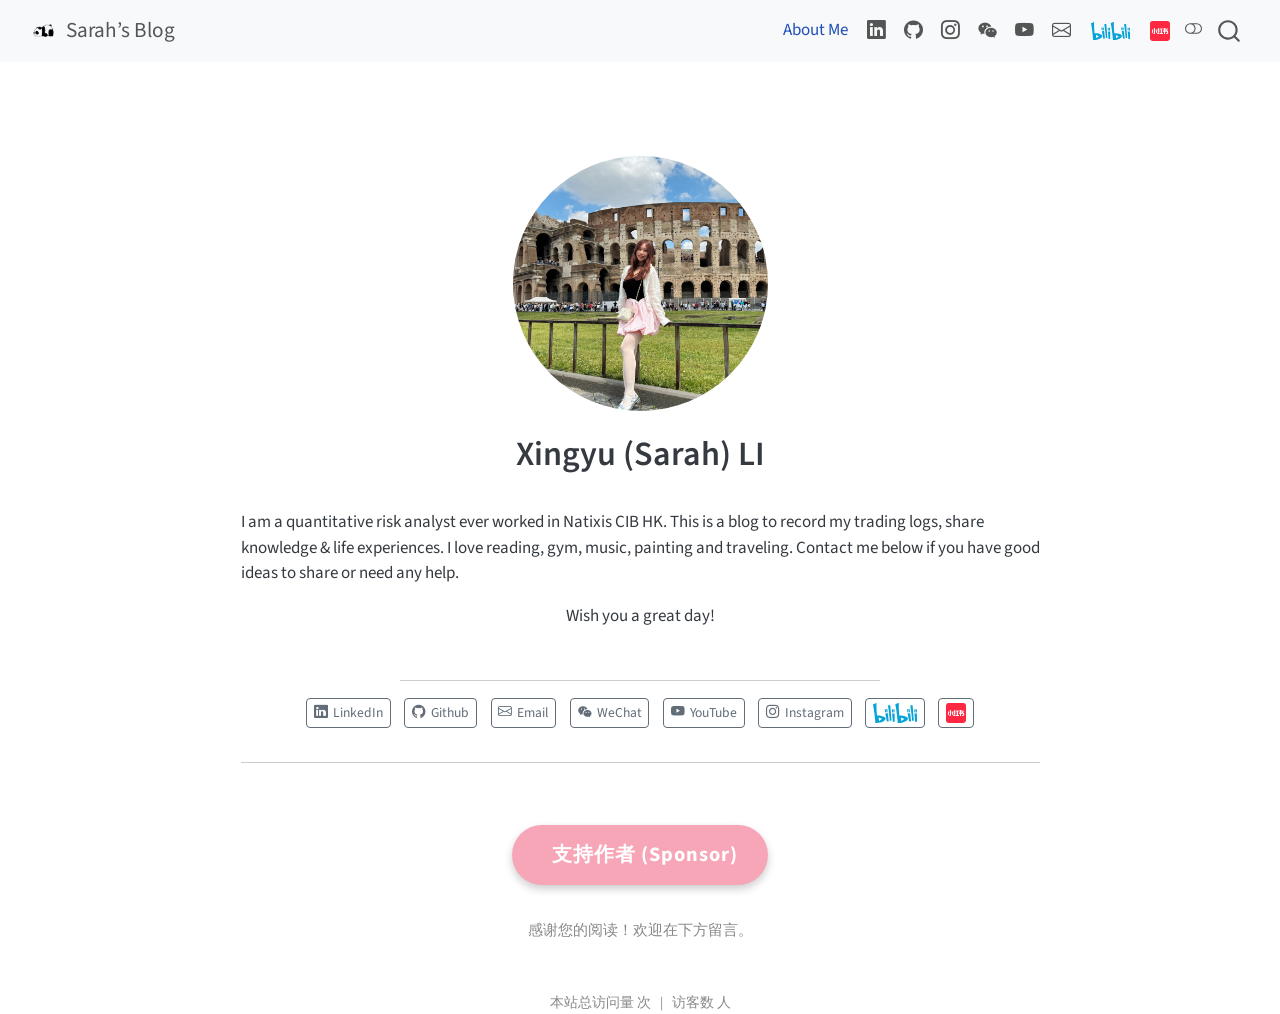
<file: docs/about.html>
<!DOCTYPE html>
<html xmlns="http://www.w3.org/1999/xhtml" lang="en" xml:lang="en"><head>

<meta charset="utf-8">
<meta name="generator" content="quarto-1.8.26">

<meta name="viewport" content="width=device-width, initial-scale=1.0, user-scalable=yes">


<title>Xingyu (Sarah) LI – Sarah’s Blog</title>
<style>
code{white-space: pre-wrap;}
span.smallcaps{font-variant: small-caps;}
div.columns{display: flex; gap: min(4vw, 1.5em);}
div.column{flex: auto; overflow-x: auto;}
div.hanging-indent{margin-left: 1.5em; text-indent: -1.5em;}
ul.task-list{list-style: none;}
ul.task-list li input[type="checkbox"] {
  width: 0.8em;
  margin: 0 0.8em 0.2em -1em; /* quarto-specific, see https://github.com/quarto-dev/quarto-cli/issues/4556 */ 
  vertical-align: middle;
}
</style>


<script src="site_libs/quarto-nav/quarto-nav.js"></script>
<script src="site_libs/quarto-nav/headroom.min.js"></script>
<script src="site_libs/clipboard/clipboard.min.js"></script>
<script src="site_libs/quarto-search/autocomplete.umd.js"></script>
<script src="site_libs/quarto-search/fuse.min.js"></script>
<script src="site_libs/quarto-search/quarto-search.js"></script>
<meta name="quarto:offset" content="./">
<link href="./pandaa.jpg" rel="icon" type="image/jpeg">
<script src="site_libs/quarto-html/quarto.js" type="module"></script>
<script src="site_libs/quarto-html/tabsets/tabsets.js" type="module"></script>
<script src="site_libs/quarto-html/axe/axe-check.js" type="module"></script>
<script src="site_libs/quarto-html/popper.min.js"></script>
<script src="site_libs/quarto-html/tippy.umd.min.js"></script>
<link href="site_libs/quarto-html/tippy.css" rel="stylesheet">
<link href="site_libs/quarto-html/quarto-syntax-highlighting-587c61ba64f3a5504c4d52d930310e48.css" rel="stylesheet" class="quarto-color-scheme" id="quarto-text-highlighting-styles">
<link href="site_libs/quarto-html/quarto-syntax-highlighting-dark-b758ccaa5987ceb1b75504551e579abf.css" rel="stylesheet" class="quarto-color-scheme quarto-color-alternate" id="quarto-text-highlighting-styles">
<link href="site_libs/quarto-html/quarto-syntax-highlighting-587c61ba64f3a5504c4d52d930310e48.css" rel="stylesheet" class="quarto-color-scheme-extra" id="quarto-text-highlighting-styles">
<script src="site_libs/bootstrap/bootstrap.min.js"></script>
<link href="site_libs/bootstrap/bootstrap-icons.css" rel="stylesheet">
<link href="site_libs/bootstrap/bootstrap-5b4ad623e5705c0698d39aec6f10cf02.min.css" rel="stylesheet" append-hash="true" class="quarto-color-scheme" id="quarto-bootstrap" data-mode="light">
<link href="site_libs/bootstrap/bootstrap-dark-de0ed3b9a49d5daa615839eefb10c6a7.min.css" rel="stylesheet" append-hash="true" class="quarto-color-scheme quarto-color-alternate" id="quarto-bootstrap" data-mode="dark">
<link href="site_libs/bootstrap/bootstrap-5b4ad623e5705c0698d39aec6f10cf02.min.css" rel="stylesheet" append-hash="true" class="quarto-color-scheme-extra" id="quarto-bootstrap" data-mode="light">
<script id="quarto-search-options" type="application/json">{
  "location": "navbar",
  "copy-button": false,
  "collapse-after": 3,
  "panel-placement": "end",
  "type": "overlay",
  "limit": 50,
  "keyboard-shortcut": [
    "f",
    "/",
    "s"
  ],
  "show-item-context": false,
  "language": {
    "search-no-results-text": "No results",
    "search-matching-documents-text": "matching documents",
    "search-copy-link-title": "Copy link to search",
    "search-hide-matches-text": "Hide additional matches",
    "search-more-match-text": "more match in this document",
    "search-more-matches-text": "more matches in this document",
    "search-clear-button-title": "Clear",
    "search-text-placeholder": "",
    "search-detached-cancel-button-title": "Cancel",
    "search-submit-button-title": "Submit",
    "search-label": "Search"
  }
}</script>


<link rel="stylesheet" href="styles.css">
</head>

<body class="nav-fixed fullcontent quarto-light"><script id="quarto-html-before-body" type="application/javascript">
    const toggleBodyColorMode = (bsSheetEl) => {
      const mode = bsSheetEl.getAttribute("data-mode");
      const bodyEl = window.document.querySelector("body");
      if (mode === "dark") {
        bodyEl.classList.add("quarto-dark");
        bodyEl.classList.remove("quarto-light");
      } else {
        bodyEl.classList.add("quarto-light");
        bodyEl.classList.remove("quarto-dark");
      }
    }
    const toggleBodyColorPrimary = () => {
      const bsSheetEl = window.document.querySelector("link#quarto-bootstrap:not([rel=disabled-stylesheet])");
      if (bsSheetEl) {
        toggleBodyColorMode(bsSheetEl);
      }
    }
    const setColorSchemeToggle = (alternate) => {
      const toggles = window.document.querySelectorAll('.quarto-color-scheme-toggle');
      for (let i=0; i < toggles.length; i++) {
        const toggle = toggles[i];
        if (toggle) {
          if (alternate) {
            toggle.classList.add("alternate");
          } else {
            toggle.classList.remove("alternate");
          }
        }
      }
    };
    const toggleColorMode = (alternate) => {
      // Switch the stylesheets
      const primaryStylesheets = window.document.querySelectorAll('link.quarto-color-scheme:not(.quarto-color-alternate)');
      const alternateStylesheets = window.document.querySelectorAll('link.quarto-color-scheme.quarto-color-alternate');
      manageTransitions('#quarto-margin-sidebar .nav-link', false);
      if (alternate) {
        // note: dark is layered on light, we don't disable primary!
        enableStylesheet(alternateStylesheets);
        for (const sheetNode of alternateStylesheets) {
          if (sheetNode.id === "quarto-bootstrap") {
            toggleBodyColorMode(sheetNode);
          }
        }
      } else {
        disableStylesheet(alternateStylesheets);
        enableStylesheet(primaryStylesheets)
        toggleBodyColorPrimary();
      }
      manageTransitions('#quarto-margin-sidebar .nav-link', true);
      // Switch the toggles
      setColorSchemeToggle(alternate)
      // Hack to workaround the fact that safari doesn't
      // properly recolor the scrollbar when toggling (#1455)
      if (navigator.userAgent.indexOf('Safari') > 0 && navigator.userAgent.indexOf('Chrome') == -1) {
        manageTransitions("body", false);
        window.scrollTo(0, 1);
        setTimeout(() => {
          window.scrollTo(0, 0);
          manageTransitions("body", true);
        }, 40);
      }
    }
    const disableStylesheet = (stylesheets) => {
      for (let i=0; i < stylesheets.length; i++) {
        const stylesheet = stylesheets[i];
        stylesheet.rel = 'disabled-stylesheet';
      }
    }
    const enableStylesheet = (stylesheets) => {
      for (let i=0; i < stylesheets.length; i++) {
        const stylesheet = stylesheets[i];
        if(stylesheet.rel !== 'stylesheet') { // for Chrome, which will still FOUC without this check
          stylesheet.rel = 'stylesheet';
        }
      }
    }
    const manageTransitions = (selector, allowTransitions) => {
      const els = window.document.querySelectorAll(selector);
      for (let i=0; i < els.length; i++) {
        const el = els[i];
        if (allowTransitions) {
          el.classList.remove('notransition');
        } else {
          el.classList.add('notransition');
        }
      }
    }
    const isFileUrl = () => {
      return window.location.protocol === 'file:';
    }
    const hasAlternateSentinel = () => {
      let styleSentinel = getColorSchemeSentinel();
      if (styleSentinel !== null) {
        return styleSentinel === "alternate";
      } else {
        return false;
      }
    }
    const setStyleSentinel = (alternate) => {
      const value = alternate ? "alternate" : "default";
      if (!isFileUrl()) {
        window.localStorage.setItem("quarto-color-scheme", value);
      } else {
        localAlternateSentinel = value;
      }
    }
    const getColorSchemeSentinel = () => {
      if (!isFileUrl()) {
        const storageValue = window.localStorage.getItem("quarto-color-scheme");
        return storageValue != null ? storageValue : localAlternateSentinel;
      } else {
        return localAlternateSentinel;
      }
    }
    const toggleGiscusIfUsed = (isAlternate, darkModeDefault) => {
      const baseTheme = document.querySelector('#giscus-base-theme')?.value ?? 'light';
      const alternateTheme = document.querySelector('#giscus-alt-theme')?.value ?? 'dark';
      let newTheme = '';
      if(authorPrefersDark) {
        newTheme = isAlternate ? baseTheme : alternateTheme;
      } else {
        newTheme = isAlternate ? alternateTheme : baseTheme;
      }
      const changeGiscusTheme = () => {
        // From: https://github.com/giscus/giscus/issues/336
        const sendMessage = (message) => {
          const iframe = document.querySelector('iframe.giscus-frame');
          if (!iframe) return;
          iframe.contentWindow.postMessage({ giscus: message }, 'https://giscus.app');
        }
        sendMessage({
          setConfig: {
            theme: newTheme
          }
        });
      }
      const isGiscussLoaded = window.document.querySelector('iframe.giscus-frame') !== null;
      if (isGiscussLoaded) {
        changeGiscusTheme();
      }
    };
    const authorPrefersDark = false;
    const darkModeDefault = authorPrefersDark;
      document.querySelector('link#quarto-text-highlighting-styles.quarto-color-scheme-extra').rel = 'disabled-stylesheet';
      document.querySelector('link#quarto-bootstrap.quarto-color-scheme-extra').rel = 'disabled-stylesheet';
    let localAlternateSentinel = darkModeDefault ? 'alternate' : 'default';
    // Dark / light mode switch
    window.quartoToggleColorScheme = () => {
      // Read the current dark / light value
      let toAlternate = !hasAlternateSentinel();
      toggleColorMode(toAlternate);
      setStyleSentinel(toAlternate);
      toggleGiscusIfUsed(toAlternate, darkModeDefault);
      window.dispatchEvent(new Event('resize'));
    };
    // Switch to dark mode if need be
    if (hasAlternateSentinel()) {
      toggleColorMode(true);
    } else {
      toggleColorMode(false);
    }
  </script>

<div id="quarto-search-results"></div>
  <header id="quarto-header" class="headroom fixed-top">
    <nav class="navbar navbar-expand-lg " data-bs-theme="dark">
      <div class="navbar-container container-fluid">
      <div class="navbar-brand-container mx-auto">
    <a href="./index.html" class="navbar-brand navbar-brand-logo">
    <img src="./pandaa.jpg" alt="" class="navbar-logo light-content">
    <img src="./pandaa.jpg" alt="" class="navbar-logo dark-content">
    </a>
    <a class="navbar-brand" href="./index.html">
    <span class="navbar-title">Sarah’s Blog</span>
    </a>
  </div>
            <div id="quarto-search" class="" title="Search"></div>
          <button class="navbar-toggler" type="button" data-bs-toggle="collapse" data-bs-target="#navbarCollapse" aria-controls="navbarCollapse" role="menu" aria-expanded="false" aria-label="Toggle navigation" onclick="if (window.quartoToggleHeadroom) { window.quartoToggleHeadroom(); }">
  <span class="navbar-toggler-icon"></span>
</button>
          <div class="collapse navbar-collapse" id="navbarCollapse">
            <ul class="navbar-nav navbar-nav-scroll ms-auto">
  <li class="nav-item">
    <a class="nav-link active" href="./about.html" aria-current="page"> 
<span class="menu-text">About Me</span></a>
  </li>  
  <li class="nav-item compact">
    <a class="nav-link" href="https://www.linkedin.com/in/xingyulee/"> <i class="bi bi-linkedin" role="img">
</i> 
<span class="menu-text"></span></a>
  </li>  
  <li class="nav-item compact">
    <a class="nav-link" href="https://github.com/Xingyuii/"> <i class="bi bi-github" role="img">
</i> 
<span class="menu-text"></span></a>
  </li>  
  <li class="nav-item compact">
    <a class="nav-link" href="https://instagram.com/sarah.l133"> <i class="bi bi-instagram" role="img">
</i> 
<span class="menu-text"></span></a>
  </li>  
  <li class="nav-item compact">
    <a class="nav-link" href="./wechat.JPG" target="_blank"> <i class="bi bi-wechat" role="img">
</i> 
<span class="menu-text"></span></a>
  </li>  
  <li class="nav-item compact">
    <a class="nav-link" href="https://www.youtube.com/@XingyuSarah"> <i class="bi bi-youtube" role="img">
</i> 
<span class="menu-text"></span></a>
  </li>  
  <li class="nav-item compact">
    <a class="nav-link" href="mailto:xingyu.sarah@gmail.com"> <i class="bi bi-envelope" role="img">
</i> 
<span class="menu-text"></span></a>
  </li>  
  <li class="nav-item">
    <a class="nav-link" href="https://b23.tv/7RiB25o"> 
<span class="menu-text"><img src="./icons/bilibili.svg" height="18"></span></a>
  </li>  
  <li class="nav-item">
    <a class="nav-link" href="https://xhslink.com/m/41beRsIE9P9"> 
<span class="menu-text"><img src="./icons/xiaohongshu.svg" height="20"></span></a>
  </li>  
</ul>
          </div> <!-- /navcollapse -->
            <div class="quarto-navbar-tools">
  <a href="" class="quarto-color-scheme-toggle quarto-navigation-tool  px-1" onclick="window.quartoToggleColorScheme(); return false;" title="Toggle dark mode"><i class="bi"></i></a>
</div>
      </div> <!-- /container-fluid -->
    </nav>
</header>
<!-- content -->
<div id="quarto-content" class="quarto-container page-columns page-rows-contents page-layout-article page-navbar">
<!-- sidebar -->
<!-- margin-sidebar -->
    
<!-- main -->
<div class="quarto-about-jolla">
  <img src="AboutMe.JPG" class="about-image
  round " style="height: 15em; width: 15em;">
 <header id="title-block-header" class="quarto-title-block default">
<div class="quarto-title">
<h1 class="title">Xingyu (Sarah) LI</h1>
</div>
<div class="quarto-title-meta">
  </div>
</header><main class="content" id="quarto-document-content">

<div style="text-align: left;">
<p>I am a quantitative risk analyst ever worked in Natixis CIB HK. This is a blog to record my trading logs, share knowledge &amp; life experiences. I love reading, gym, music, painting and traveling. Contact me below if you have good ideas to share or need any help.</p>
</div>
<p>Wish you a great day!</p>


</main> 
  <hr class="about-sep">
   <div class="about-links">
  <a href="https://www.linkedin.com/in/xingyulee/" class="about-link" rel="" target="">
    <i class="bi bi-linkedin"></i>
     <span class="about-link-text">LinkedIn</span>
  </a>
  <a href="https://github.com/Xingyuii/" class="about-link" rel="" target="">
    <i class="bi bi-github"></i>
     <span class="about-link-text">Github</span>
  </a>
  <a href="mailto:xingyu.sarah@gmail.com" class="about-link" rel="" target="">
    <i class="bi bi-envelope"></i>
     <span class="about-link-text">Email</span>
  </a>
  <a href="/wechat.JPG" class="about-link" rel="" target="_blank">
    <i class="bi bi-wechat"></i>
     <span class="about-link-text">WeChat</span>
  </a>
  <a href="/www.youtube.com/@XingyuSarah" class="about-link" rel="" target="">
    <i class="bi bi-youtube"></i>
     <span class="about-link-text">YouTube</span>
  </a>
  <a href="https://instagram.com/sarah.l133" class="about-link" rel="" target="">
    <i class="bi bi-instagram"></i>
     <span class="about-link-text">Instagram</span>
  </a>
  <a href="https://b23.tv/7RiB25o" class="about-link" rel="" target="">
     <span class="about-link-text"><img src="./icons/bilibili.svg" height="20"></span>
  </a>
  <a href="https://xhslink.com/m/41beRsIE9P9" class="about-link" rel="" target="">
     <span class="about-link-text"><img src="./icons/xiaohongshu.svg" height="20"></span>
  </a>
</div>
</div>
 <!-- /main -->
<hr>

<div style="padding: 20px 0; text-align: center;">
  
  <button type="button" class="btn btn-lg btn-fancy-sponsor" data-bs-toggle="modal" data-bs-target="#donationModal" markdown="1">
    <i class="fa-solid fa-heart fa-lg"></i> 支持作者 (Sponsor)
  </button>
  
  <div class="modal fade" id="donationModal" tabindex="-1" aria-labelledby="donationModalLabel" aria-hidden="true">
    <div class="modal-dialog">
      <div class="modal-content">
        
        <div class="modal-header">
          <h5 class="modal-title" id="donationModalLabel">感谢您的支持！(Thank you!)</h5>
          <button type="button" class="btn-close" data-bs-dismiss="modal" aria-label="Close"></button>
        </div>
        
        <div class="modal-body">
          
          <ul class="nav nav-tabs" id="paymentTabs" role="tablist">
            <li class="nav-item" role="presentation">
              <button class="nav-link active" id="wechat-tab" data-bs-toggle="tab" data-bs-target="#wechat-pane" type="button" role="tab" aria-controls="wechat-pane" aria-selected="true">微信 (WeChat)</button>
            </li>
            <li class="nav-item" role="presentation">
              <button class="nav-link" id="alipay-tab" data-bs-toggle="tab" data-bs-target="#alipay-pane" type="button" role="tab" aria-controls="alipay-pane" aria-selected="false">支付宝 (Alipay)</button>
            </li>
            <li class="nav-item" role="presentation">
              <button class="nav-link" id="fps-tab" data-bs-toggle="tab" data-bs-target="#fps-pane" type="button" role="tab" aria-controls="fps-pane" aria-selected="false">转数快 (FPS)</button>
            </li>
            <li class="nav-item" role="presentation">
              <button class="nav-link" id="paypal-tab" data-bs-toggle="tab" data-bs-target="#paypal-pane" type="button" role="tab" aria-controls="paypal-pane" aria-selected="false">PayPal</button>
            </li>
            <li class="nav-item" role="presentation">
              <button class="nav-link" id="visa-tab" data-bs-toggle="tab" data-bs-target="#visa-pane" type="button" role="tab" aria-controls="visa-pane" aria-selected="false">信用卡 (Visa)</button>
            </li>
          </ul>
          
          <div class="tab-content" id="paymentTabsContent" style="padding-top: 20px; text-align: center;">
            
            <div class="tab-pane fade show active" id="wechat-pane" role="tabpanel" aria-labelledby="wechat-tab">
              <p>请使用微信扫描二维码 (Scan with WeChat)</p>
              <img src="./images/wechat-qr.JPG" alt="WeChat QR Code" style="width: 250px; height: auto;">
            </div>
            
            <div class="tab-pane fade" id="alipay-pane" role="tabpanel" aria-labelledby="alipay-tab">
              <p>请使用支付宝扫描二维码 (Scan with Alipay)</p>
              <img src="./images/alipay-qr.JPG" alt="Alipay QR Code" style="width: 250px; height: auto;">
            </div>
            
            <div class="tab-pane fade" id="fps-pane" role="tabpanel" aria-labelledby="fps-tab">
              <p>请使用银行 App 扫描“转数快”二维码 (Scan FPS QR with your Banking App)</p>
              <img src="./images/fps-qr.JPG" alt="FPS QR Code" style="width: 250px; height: auto;">
            </div>
            
            <div class="tab-pane fade" id="paypal-pane" role="tabpanel" aria-labelledby="paypal-tab">
              <p>请使用 PayPal 扫描二维码 (Scan with PayPal)</p>
              <img src="./images/paypal-qr.jpg" alt="PayPal QR Code" style="width: 250px; height: auto;">
              
              <hr style="margin-top: 20px; margin-bottom: 20px;">
              
              <p>或点击下方链接 (Or click the link below)：</p>
              <a href="https://paypal.me/sarah1i" class="btn btn-info" target="_blank" rel="noopener noreferrer" data-bs-toggle="tooltip" data-bs-placement="top" title="点击跳转 (Click to proceed)">
                PayPal.me/sarah1i
              </a>
            </div>

            <div class="tab-pane fade" id="visa-pane" role="tabpanel" aria-labelledby="visa-tab">
              <p class="mb-3">请通过 Ko-fi 平台支持 (please support via Ko-fi):</p>
              
              <a href="https://ko-fi.com/sarahlii" class="btn btn-lg btn-kofi-brand" target="_blank" rel="noopener noreferrer" style="margin-top: 10px;">
                <i class="fa-solid fa-mug-hot"></i> Go to Ko-fi
              </a>
              
              <p class="mt-3 text-muted" style="font-size: 0.8em; margin-top: 15px;">
                Ko-fi 会处理 Visa / Mastercard 信用卡支付。<br>
                (Ko-fu will handle Visa / Mastercard credit card payments.)
              </p>
            </div>
          </div>
          
        </div>
      </div>
    </div>
  </div>
</div>
<div style="font-size: 0.9em; color: #888; text-align: center;">
  <p>感谢您的阅读！欢迎在下方留言。</p>
</div>

<script>
  var tooltipTriggerList = [].slice.call(document.querySelectorAll('[data-bs-toggle="tooltip"]'))
  var tooltipList = tooltipTriggerList.map(function (tooltipTriggerEl) {
    return new bootstrap.Tooltip(tooltipTriggerEl)
  })
</script>

<div style="text-align: center; margin-top: 20px; font-size: 0.8em; color: #888;">
  <script async="" src="//busuanzi.ibruce.info/busuanzi/2.3/busuanzi.pure.mini.js"></script>
  
  <span id="busuanzi_container_site_pv">
    本站总访问量 <span id="busuanzi_value_site_pv"></span> 次
  </span>
  &nbsp; | &nbsp;
  <span id="busuanzi_container_site_uv">
    访客数 <span id="busuanzi_value_site_uv"></span> 人
  </span>
</div>
<script id="quarto-html-after-body" type="application/javascript">
  window.document.addEventListener("DOMContentLoaded", function (event) {
    // Ensure there is a toggle, if there isn't float one in the top right
    if (window.document.querySelector('.quarto-color-scheme-toggle') === null) {
      const a = window.document.createElement('a');
      a.classList.add('top-right');
      a.classList.add('quarto-color-scheme-toggle');
      a.href = "";
      a.onclick = function() { try { window.quartoToggleColorScheme(); } catch {} return false; };
      const i = window.document.createElement("i");
      i.classList.add('bi');
      a.appendChild(i);
      window.document.body.appendChild(a);
    }
    setColorSchemeToggle(hasAlternateSentinel())
    const isCodeAnnotation = (el) => {
      for (const clz of el.classList) {
        if (clz.startsWith('code-annotation-')) {                     
          return true;
        }
      }
      return false;
    }
    const onCopySuccess = function(e) {
      // button target
      const button = e.trigger;
      // don't keep focus
      button.blur();
      // flash "checked"
      button.classList.add('code-copy-button-checked');
      var currentTitle = button.getAttribute("title");
      button.setAttribute("title", "Copied!");
      let tooltip;
      if (window.bootstrap) {
        button.setAttribute("data-bs-toggle", "tooltip");
        button.setAttribute("data-bs-placement", "left");
        button.setAttribute("data-bs-title", "Copied!");
        tooltip = new bootstrap.Tooltip(button, 
          { trigger: "manual", 
            customClass: "code-copy-button-tooltip",
            offset: [0, -8]});
        tooltip.show();    
      }
      setTimeout(function() {
        if (tooltip) {
          tooltip.hide();
          button.removeAttribute("data-bs-title");
          button.removeAttribute("data-bs-toggle");
          button.removeAttribute("data-bs-placement");
        }
        button.setAttribute("title", currentTitle);
        button.classList.remove('code-copy-button-checked');
      }, 1000);
      // clear code selection
      e.clearSelection();
    }
    const getTextToCopy = function(trigger) {
      const outerScaffold = trigger.parentElement.cloneNode(true);
      const codeEl = outerScaffold.querySelector('code');
      for (const childEl of codeEl.children) {
        if (isCodeAnnotation(childEl)) {
          childEl.remove();
        }
      }
      return codeEl.innerText;
    }
    const clipboard = new window.ClipboardJS('.code-copy-button:not([data-in-quarto-modal])', {
      text: getTextToCopy
    });
    clipboard.on('success', onCopySuccess);
    if (window.document.getElementById('quarto-embedded-source-code-modal')) {
      const clipboardModal = new window.ClipboardJS('.code-copy-button[data-in-quarto-modal]', {
        text: getTextToCopy,
        container: window.document.getElementById('quarto-embedded-source-code-modal')
      });
      clipboardModal.on('success', onCopySuccess);
    }
      var localhostRegex = new RegExp(/^(?:http|https):\/\/localhost\:?[0-9]*\//);
      var mailtoRegex = new RegExp(/^mailto:/);
        var filterRegex = new RegExp("https:\/\/xingyuii\.github\.io\/my-quant-blog");
      var isInternal = (href) => {
          return filterRegex.test(href) || localhostRegex.test(href) || mailtoRegex.test(href);
      }
      // Inspect non-navigation links and adorn them if external
     var links = window.document.querySelectorAll('a[href]:not(.nav-link):not(.navbar-brand):not(.toc-action):not(.sidebar-link):not(.sidebar-item-toggle):not(.pagination-link):not(.no-external):not([aria-hidden]):not(.dropdown-item):not(.quarto-navigation-tool):not(.about-link)');
      for (var i=0; i<links.length; i++) {
        const link = links[i];
        if (!isInternal(link.href)) {
          // undo the damage that might have been done by quarto-nav.js in the case of
          // links that we want to consider external
          if (link.dataset.originalHref !== undefined) {
            link.href = link.dataset.originalHref;
          }
        }
      }
    function tippyHover(el, contentFn, onTriggerFn, onUntriggerFn) {
      const config = {
        allowHTML: true,
        maxWidth: 500,
        delay: 100,
        arrow: false,
        appendTo: function(el) {
            return el.parentElement;
        },
        interactive: true,
        interactiveBorder: 10,
        theme: 'quarto',
        placement: 'bottom-start',
      };
      if (contentFn) {
        config.content = contentFn;
      }
      if (onTriggerFn) {
        config.onTrigger = onTriggerFn;
      }
      if (onUntriggerFn) {
        config.onUntrigger = onUntriggerFn;
      }
      window.tippy(el, config); 
    }
    const noterefs = window.document.querySelectorAll('a[role="doc-noteref"]');
    for (var i=0; i<noterefs.length; i++) {
      const ref = noterefs[i];
      tippyHover(ref, function() {
        // use id or data attribute instead here
        let href = ref.getAttribute('data-footnote-href') || ref.getAttribute('href');
        try { href = new URL(href).hash; } catch {}
        const id = href.replace(/^#\/?/, "");
        const note = window.document.getElementById(id);
        if (note) {
          return note.innerHTML;
        } else {
          return "";
        }
      });
    }
    const xrefs = window.document.querySelectorAll('a.quarto-xref');
    const processXRef = (id, note) => {
      // Strip column container classes
      const stripColumnClz = (el) => {
        el.classList.remove("page-full", "page-columns");
        if (el.children) {
          for (const child of el.children) {
            stripColumnClz(child);
          }
        }
      }
      stripColumnClz(note)
      if (id === null || id.startsWith('sec-')) {
        // Special case sections, only their first couple elements
        const container = document.createElement("div");
        if (note.children && note.children.length > 2) {
          container.appendChild(note.children[0].cloneNode(true));
          for (let i = 1; i < note.children.length; i++) {
            const child = note.children[i];
            if (child.tagName === "P" && child.innerText === "") {
              continue;
            } else {
              container.appendChild(child.cloneNode(true));
              break;
            }
          }
          if (window.Quarto?.typesetMath) {
            window.Quarto.typesetMath(container);
          }
          return container.innerHTML
        } else {
          if (window.Quarto?.typesetMath) {
            window.Quarto.typesetMath(note);
          }
          return note.innerHTML;
        }
      } else {
        // Remove any anchor links if they are present
        const anchorLink = note.querySelector('a.anchorjs-link');
        if (anchorLink) {
          anchorLink.remove();
        }
        if (window.Quarto?.typesetMath) {
          window.Quarto.typesetMath(note);
        }
        if (note.classList.contains("callout")) {
          return note.outerHTML;
        } else {
          return note.innerHTML;
        }
      }
    }
    for (var i=0; i<xrefs.length; i++) {
      const xref = xrefs[i];
      tippyHover(xref, undefined, function(instance) {
        instance.disable();
        let url = xref.getAttribute('href');
        let hash = undefined; 
        if (url.startsWith('#')) {
          hash = url;
        } else {
          try { hash = new URL(url).hash; } catch {}
        }
        if (hash) {
          const id = hash.replace(/^#\/?/, "");
          const note = window.document.getElementById(id);
          if (note !== null) {
            try {
              const html = processXRef(id, note.cloneNode(true));
              instance.setContent(html);
            } finally {
              instance.enable();
              instance.show();
            }
          } else {
            // See if we can fetch this
            fetch(url.split('#')[0])
            .then(res => res.text())
            .then(html => {
              const parser = new DOMParser();
              const htmlDoc = parser.parseFromString(html, "text/html");
              const note = htmlDoc.getElementById(id);
              if (note !== null) {
                const html = processXRef(id, note);
                instance.setContent(html);
              } 
            }).finally(() => {
              instance.enable();
              instance.show();
            });
          }
        } else {
          // See if we can fetch a full url (with no hash to target)
          // This is a special case and we should probably do some content thinning / targeting
          fetch(url)
          .then(res => res.text())
          .then(html => {
            const parser = new DOMParser();
            const htmlDoc = parser.parseFromString(html, "text/html");
            const note = htmlDoc.querySelector('main.content');
            if (note !== null) {
              // This should only happen for chapter cross references
              // (since there is no id in the URL)
              // remove the first header
              if (note.children.length > 0 && note.children[0].tagName === "HEADER") {
                note.children[0].remove();
              }
              const html = processXRef(null, note);
              instance.setContent(html);
            } 
          }).finally(() => {
            instance.enable();
            instance.show();
          });
        }
      }, function(instance) {
      });
    }
        let selectedAnnoteEl;
        const selectorForAnnotation = ( cell, annotation) => {
          let cellAttr = 'data-code-cell="' + cell + '"';
          let lineAttr = 'data-code-annotation="' +  annotation + '"';
          const selector = 'span[' + cellAttr + '][' + lineAttr + ']';
          return selector;
        }
        const selectCodeLines = (annoteEl) => {
          const doc = window.document;
          const targetCell = annoteEl.getAttribute("data-target-cell");
          const targetAnnotation = annoteEl.getAttribute("data-target-annotation");
          const annoteSpan = window.document.querySelector(selectorForAnnotation(targetCell, targetAnnotation));
          const lines = annoteSpan.getAttribute("data-code-lines").split(",");
          const lineIds = lines.map((line) => {
            return targetCell + "-" + line;
          })
          let top = null;
          let height = null;
          let parent = null;
          if (lineIds.length > 0) {
              //compute the position of the single el (top and bottom and make a div)
              const el = window.document.getElementById(lineIds[0]);
              top = el.offsetTop;
              height = el.offsetHeight;
              parent = el.parentElement.parentElement;
            if (lineIds.length > 1) {
              const lastEl = window.document.getElementById(lineIds[lineIds.length - 1]);
              const bottom = lastEl.offsetTop + lastEl.offsetHeight;
              height = bottom - top;
            }
            if (top !== null && height !== null && parent !== null) {
              // cook up a div (if necessary) and position it 
              let div = window.document.getElementById("code-annotation-line-highlight");
              if (div === null) {
                div = window.document.createElement("div");
                div.setAttribute("id", "code-annotation-line-highlight");
                div.style.position = 'absolute';
                parent.appendChild(div);
              }
              div.style.top = top - 2 + "px";
              div.style.height = height + 4 + "px";
              div.style.left = 0;
              let gutterDiv = window.document.getElementById("code-annotation-line-highlight-gutter");
              if (gutterDiv === null) {
                gutterDiv = window.document.createElement("div");
                gutterDiv.setAttribute("id", "code-annotation-line-highlight-gutter");
                gutterDiv.style.position = 'absolute';
                const codeCell = window.document.getElementById(targetCell);
                const gutter = codeCell.querySelector('.code-annotation-gutter');
                gutter.appendChild(gutterDiv);
              }
              gutterDiv.style.top = top - 2 + "px";
              gutterDiv.style.height = height + 4 + "px";
            }
            selectedAnnoteEl = annoteEl;
          }
        };
        const unselectCodeLines = () => {
          const elementsIds = ["code-annotation-line-highlight", "code-annotation-line-highlight-gutter"];
          elementsIds.forEach((elId) => {
            const div = window.document.getElementById(elId);
            if (div) {
              div.remove();
            }
          });
          selectedAnnoteEl = undefined;
        };
          // Handle positioning of the toggle
      window.addEventListener(
        "resize",
        throttle(() => {
          elRect = undefined;
          if (selectedAnnoteEl) {
            selectCodeLines(selectedAnnoteEl);
          }
        }, 10)
      );
      function throttle(fn, ms) {
      let throttle = false;
      let timer;
        return (...args) => {
          if(!throttle) { // first call gets through
              fn.apply(this, args);
              throttle = true;
          } else { // all the others get throttled
              if(timer) clearTimeout(timer); // cancel #2
              timer = setTimeout(() => {
                fn.apply(this, args);
                timer = throttle = false;
              }, ms);
          }
        };
      }
        // Attach click handler to the DT
        const annoteDls = window.document.querySelectorAll('dt[data-target-cell]');
        for (const annoteDlNode of annoteDls) {
          annoteDlNode.addEventListener('click', (event) => {
            const clickedEl = event.target;
            if (clickedEl !== selectedAnnoteEl) {
              unselectCodeLines();
              const activeEl = window.document.querySelector('dt[data-target-cell].code-annotation-active');
              if (activeEl) {
                activeEl.classList.remove('code-annotation-active');
              }
              selectCodeLines(clickedEl);
              clickedEl.classList.add('code-annotation-active');
            } else {
              // Unselect the line
              unselectCodeLines();
              clickedEl.classList.remove('code-annotation-active');
            }
          });
        }
    const findCites = (el) => {
      const parentEl = el.parentElement;
      if (parentEl) {
        const cites = parentEl.dataset.cites;
        if (cites) {
          return {
            el,
            cites: cites.split(' ')
          };
        } else {
          return findCites(el.parentElement)
        }
      } else {
        return undefined;
      }
    };
    var bibliorefs = window.document.querySelectorAll('a[role="doc-biblioref"]');
    for (var i=0; i<bibliorefs.length; i++) {
      const ref = bibliorefs[i];
      const citeInfo = findCites(ref);
      if (citeInfo) {
        tippyHover(citeInfo.el, function() {
          var popup = window.document.createElement('div');
          citeInfo.cites.forEach(function(cite) {
            var citeDiv = window.document.createElement('div');
            citeDiv.classList.add('hanging-indent');
            citeDiv.classList.add('csl-entry');
            var biblioDiv = window.document.getElementById('ref-' + cite);
            if (biblioDiv) {
              citeDiv.innerHTML = biblioDiv.innerHTML;
            }
            popup.appendChild(citeDiv);
          });
          return popup.innerHTML;
        });
      }
    }
  });
  </script>
<input type="hidden" id="giscus-base-theme" value="light">
<input type="hidden" id="giscus-alt-theme" value="dark">
<script>
  function loadGiscus() {
    // Function to get the theme based on body class
    const getTheme = () => {
      let baseTheme = document.getElementById('giscus-base-theme').value;
      let altTheme = document.getElementById('giscus-alt-theme').value;
      if (authorPrefersDark) {
          [baseTheme, altTheme] = [altTheme, baseTheme];
      }
      return document.body.classList.contains('quarto-dark') ? altTheme : baseTheme;
    };
    const script = document.createElement("script");
    script.src = "https://giscus.app/client.js";
    script.async = true;
    script.dataset.repo = "Xingyuii/my-quant-blog";
    script.dataset.repoId = "R_kgDOQWHABw";
    script.dataset.category = "Announcements";
    script.dataset.categoryId = "DIC_kwDOQWHAB84Cx0aS";
    script.dataset.mapping = "pathname";
    script.dataset.reactionsEnabled = "1";
    script.dataset.emitMetadata = "0";
    script.dataset.inputPosition = "bottom";
    script.dataset.theme = getTheme();
    script.dataset.lang = "en";
    script.crossOrigin = "anonymous";
    // Append the script to the desired div instead of at the end of the body
    document.getElementById("quarto-content").appendChild(script);
  }
  loadGiscus();
</script>
</div> <!-- /content -->




</body></html>
</file>
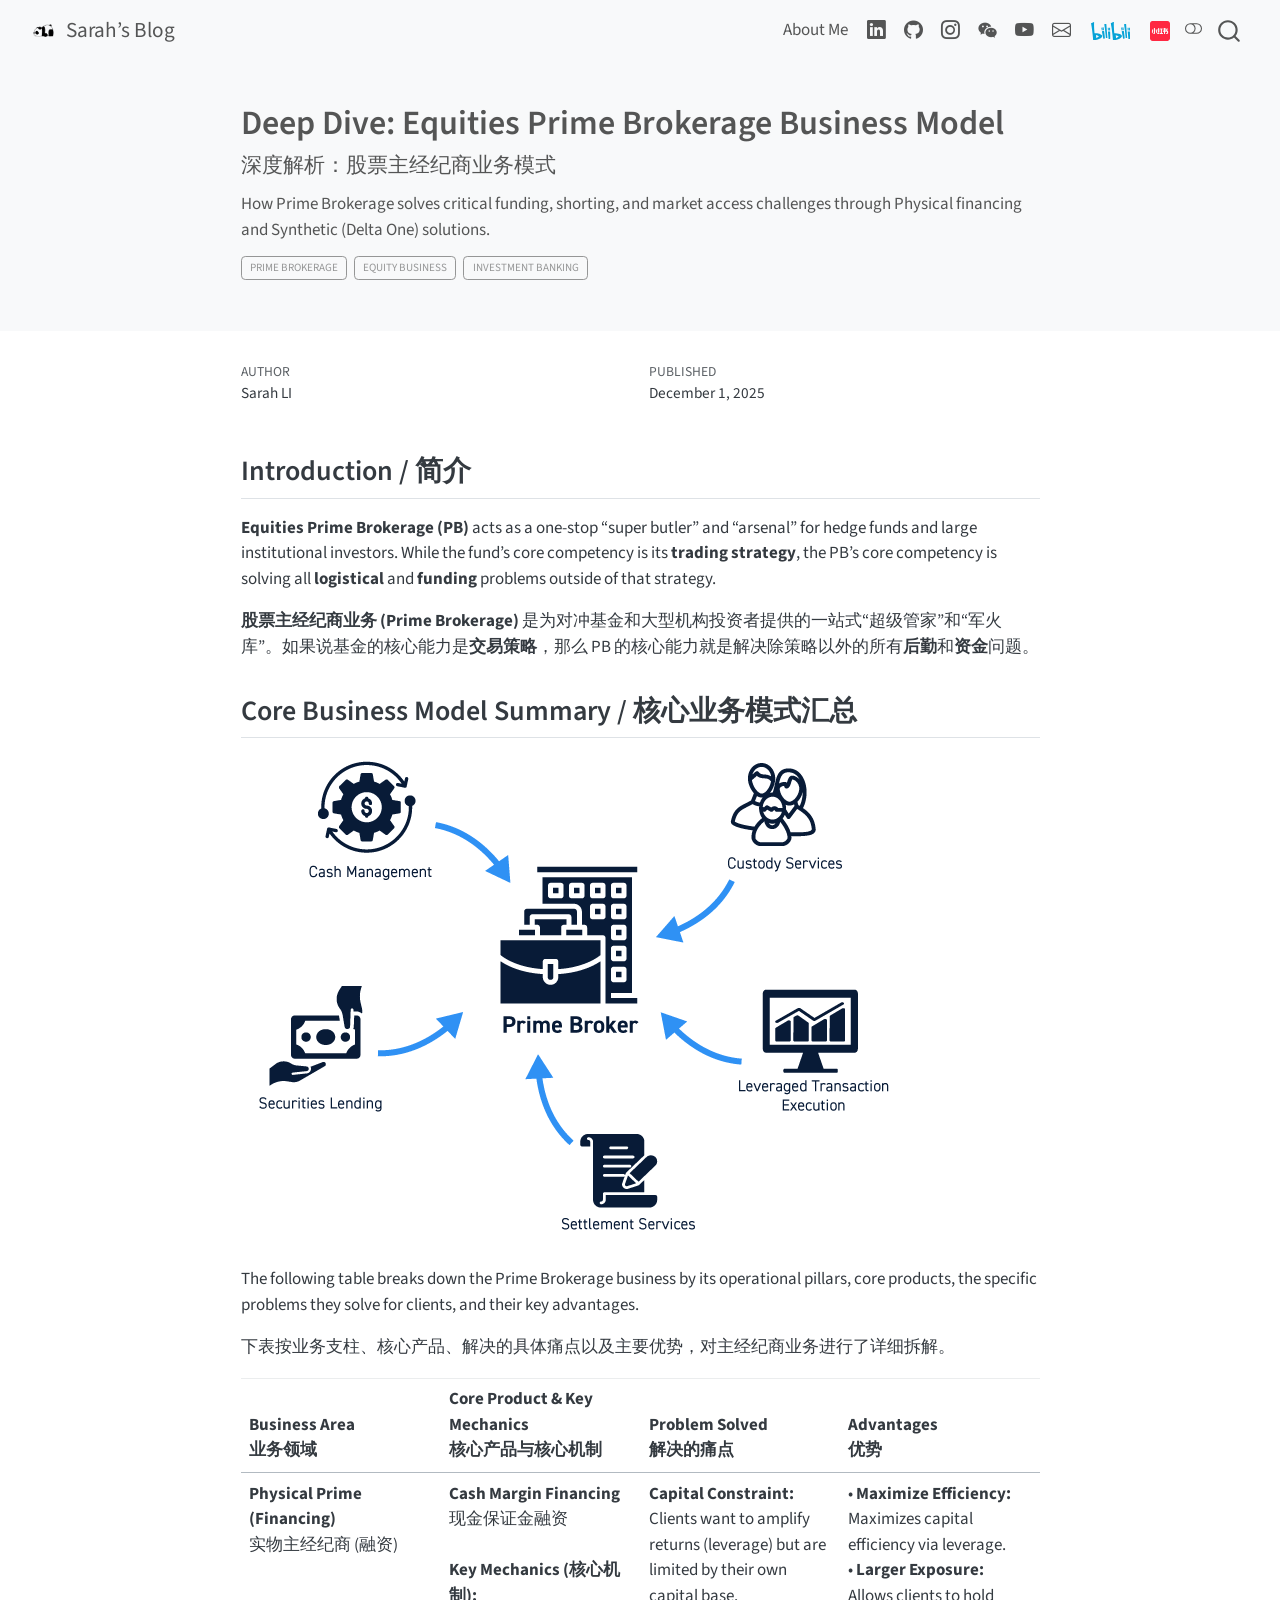
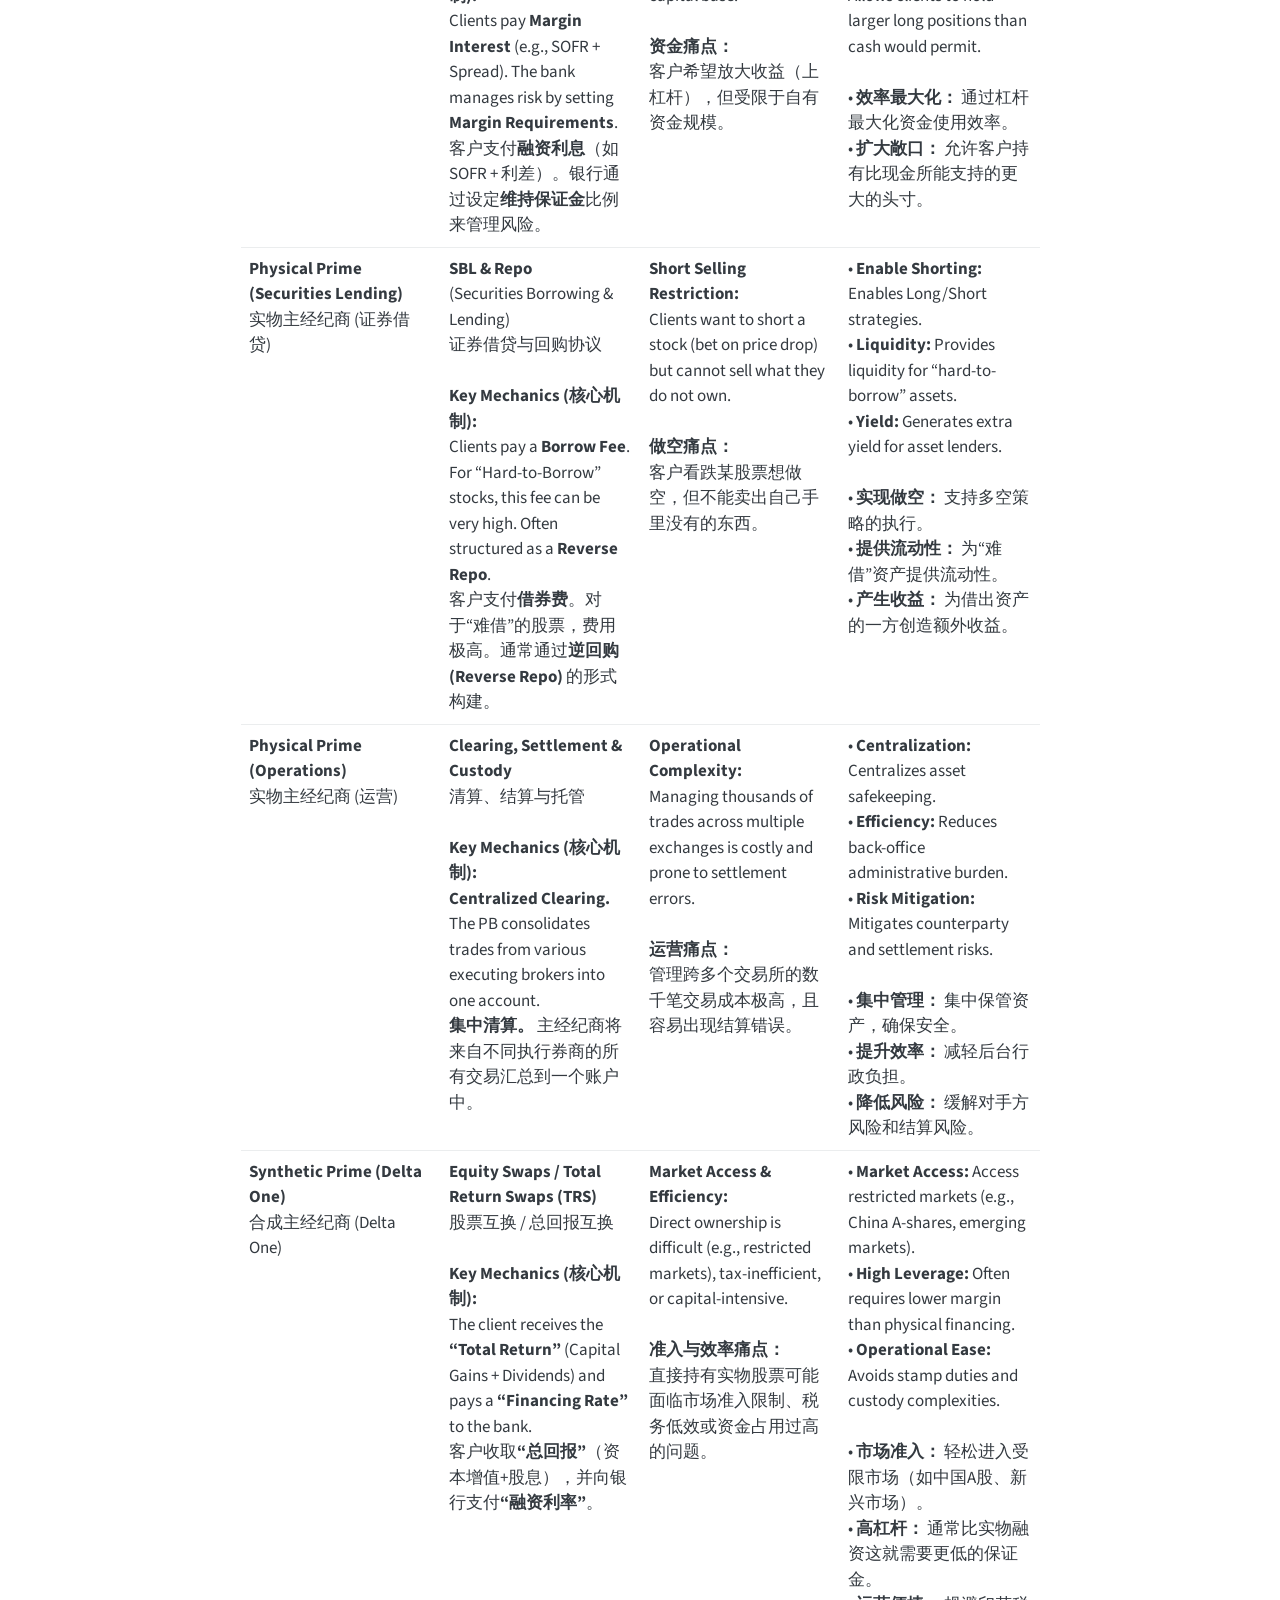
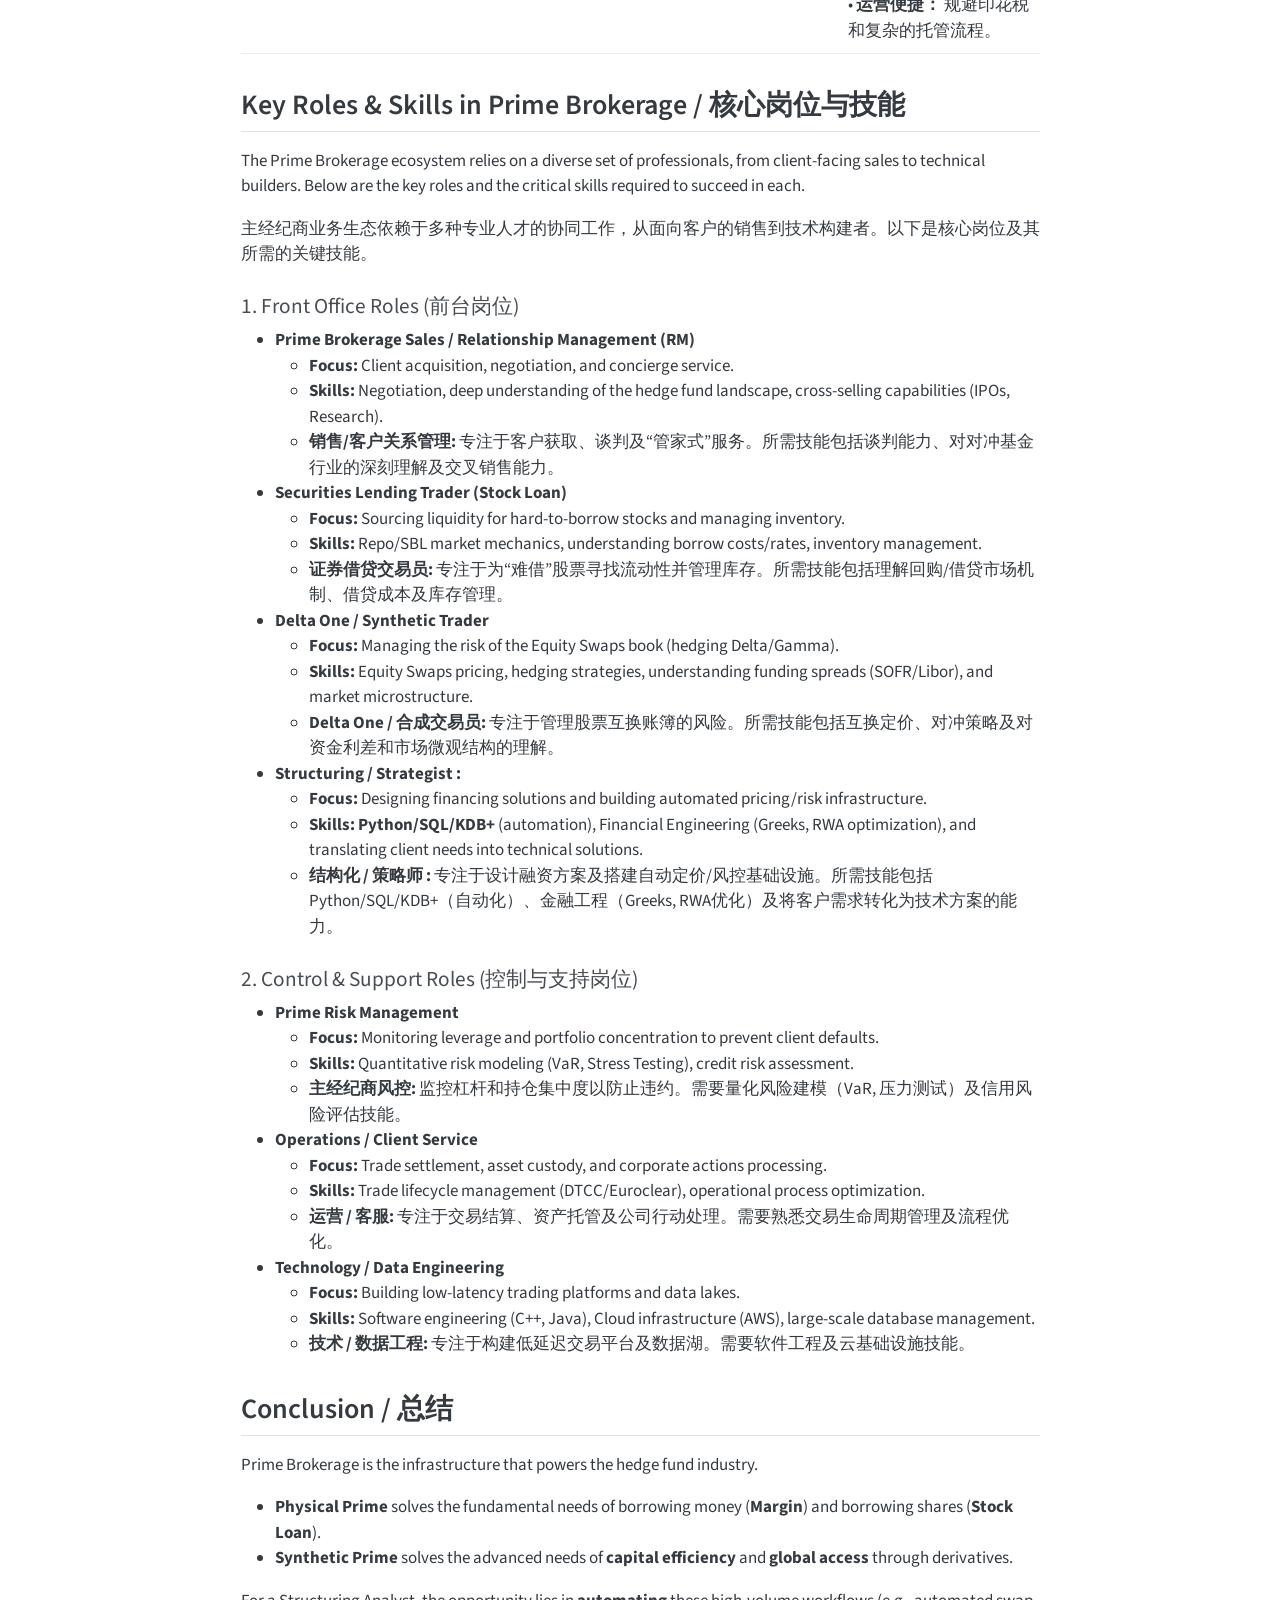
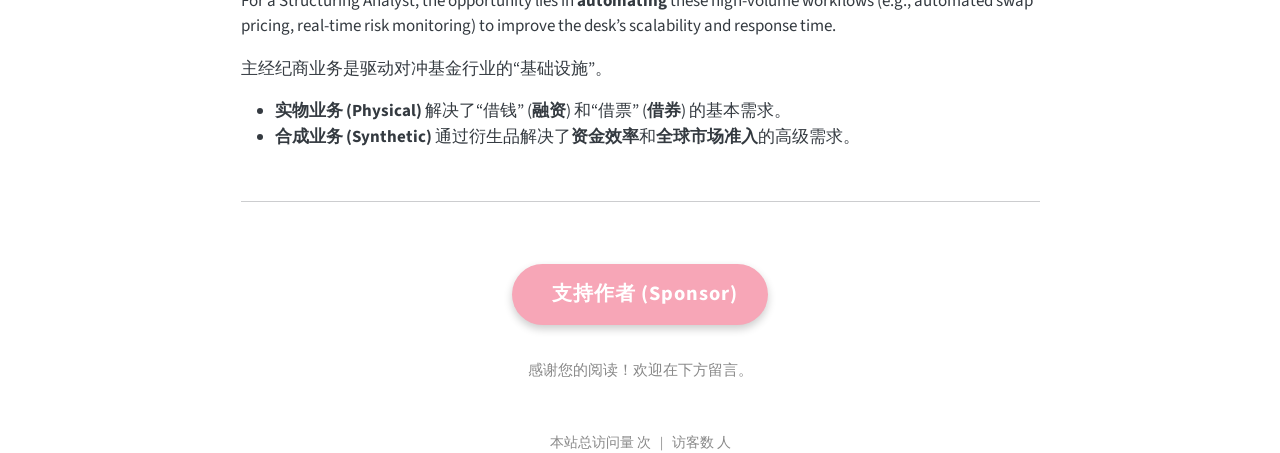
<file: posts/equity_business/prime_brokerage.html>
<!DOCTYPE html>
<html xmlns="http://www.w3.org/1999/xhtml" lang="en" xml:lang="en"><head>

<meta charset="utf-8">
<meta name="generator" content="quarto-1.4.554">

<meta name="viewport" content="width=device-width, initial-scale=1.0, user-scalable=yes">

<meta name="author" content="Sarah LI">
<meta name="dcterms.date" content="2025-12-01">
<meta name="description" content="How Prime Brokerage solves critical funding, shorting, and market access challenges through Physical financing and Synthetic (Delta One) solutions.">

<title>Sarah’s Blog - Deep Dive: Equities Prime Brokerage Business Model</title>
<style>
code{white-space: pre-wrap;}
span.smallcaps{font-variant: small-caps;}
div.columns{display: flex; gap: min(4vw, 1.5em);}
div.column{flex: auto; overflow-x: auto;}
div.hanging-indent{margin-left: 1.5em; text-indent: -1.5em;}
ul.task-list{list-style: none;}
ul.task-list li input[type="checkbox"] {
  width: 0.8em;
  margin: 0 0.8em 0.2em -1em; /* quarto-specific, see https://github.com/quarto-dev/quarto-cli/issues/4556 */ 
  vertical-align: middle;
}
</style>


<script src="../../site_libs/quarto-nav/quarto-nav.js"></script>
<script src="../../site_libs/quarto-nav/headroom.min.js"></script>
<script src="../../site_libs/clipboard/clipboard.min.js"></script>
<script src="../../site_libs/quarto-search/autocomplete.umd.js"></script>
<script src="../../site_libs/quarto-search/fuse.min.js"></script>
<script src="../../site_libs/quarto-search/quarto-search.js"></script>
<meta name="quarto:offset" content="../../">
<link href="../../pandaa.jpg" rel="icon" type="image/jpeg">
<script src="../../site_libs/quarto-html/quarto.js"></script>
<script src="../../site_libs/quarto-html/popper.min.js"></script>
<script src="../../site_libs/quarto-html/tippy.umd.min.js"></script>
<script src="../../site_libs/quarto-html/anchor.min.js"></script>
<link href="../../site_libs/quarto-html/tippy.css" rel="stylesheet">
<link href="../../site_libs/quarto-html/quarto-syntax-highlighting.css" rel="stylesheet" class="quarto-color-scheme" id="quarto-text-highlighting-styles">
<link href="../../site_libs/quarto-html/quarto-syntax-highlighting-dark.css" rel="prefetch" class="quarto-color-scheme quarto-color-alternate" id="quarto-text-highlighting-styles">
<script src="../../site_libs/bootstrap/bootstrap.min.js"></script>
<link href="../../site_libs/bootstrap/bootstrap-icons.css" rel="stylesheet">
<link href="../../site_libs/bootstrap/bootstrap.min.css" rel="stylesheet" class="quarto-color-scheme" id="quarto-bootstrap" data-mode="light">
<link href="../../site_libs/bootstrap/bootstrap-dark.min.css" rel="prefetch" class="quarto-color-scheme quarto-color-alternate" id="quarto-bootstrap" data-mode="dark">
<script id="quarto-search-options" type="application/json">{
  "location": "navbar",
  "copy-button": false,
  "collapse-after": 3,
  "panel-placement": "end",
  "type": "overlay",
  "limit": 50,
  "keyboard-shortcut": [
    "f",
    "/",
    "s"
  ],
  "show-item-context": false,
  "language": {
    "search-no-results-text": "No results",
    "search-matching-documents-text": "matching documents",
    "search-copy-link-title": "Copy link to search",
    "search-hide-matches-text": "Hide additional matches",
    "search-more-match-text": "more match in this document",
    "search-more-matches-text": "more matches in this document",
    "search-clear-button-title": "Clear",
    "search-text-placeholder": "",
    "search-detached-cancel-button-title": "Cancel",
    "search-submit-button-title": "Submit",
    "search-label": "Search"
  }
}</script>


<link rel="stylesheet" href="../../styles.css">
</head>

<body class="nav-fixed fullcontent">

<div id="quarto-search-results"></div>
  <header id="quarto-header" class="headroom fixed-top quarto-banner">
    <nav class="navbar navbar-expand-lg " data-bs-theme="dark">
      <div class="navbar-container container-fluid">
      <div class="navbar-brand-container mx-auto">
    <a href="../../index.html" class="navbar-brand navbar-brand-logo">
    <img src="../../pandaa.jpg" alt="" class="navbar-logo">
    </a>
    <a class="navbar-brand" href="../../index.html">
    <span class="navbar-title">Sarah’s Blog</span>
    </a>
  </div>
            <div id="quarto-search" class="" title="Search"></div>
          <button class="navbar-toggler" type="button" data-bs-toggle="collapse" data-bs-target="#navbarCollapse" aria-controls="navbarCollapse" aria-expanded="false" aria-label="Toggle navigation" onclick="if (window.quartoToggleHeadroom) { window.quartoToggleHeadroom(); }">
  <span class="navbar-toggler-icon"></span>
</button>
          <div class="collapse navbar-collapse" id="navbarCollapse">
            <ul class="navbar-nav navbar-nav-scroll ms-auto">
  <li class="nav-item">
    <a class="nav-link" href="../../about.html"> 
<span class="menu-text">About Me</span></a>
  </li>  
  <li class="nav-item compact">
    <a class="nav-link" href="https://www.linkedin.com/in/xingyulee/"> <i class="bi bi-linkedin" role="img">
</i> 
<span class="menu-text"></span></a>
  </li>  
  <li class="nav-item compact">
    <a class="nav-link" href="https://github.com/Xingyuii/"> <i class="bi bi-github" role="img">
</i> 
<span class="menu-text"></span></a>
  </li>  
  <li class="nav-item compact">
    <a class="nav-link" href="https://instagram.com/sarah.l133"> <i class="bi bi-instagram" role="img">
</i> 
<span class="menu-text"></span></a>
  </li>  
  <li class="nav-item compact">
    <a class="nav-link" href="../../wechat.JPG" target="_blank"> <i class="bi bi-wechat" role="img">
</i> 
<span class="menu-text"></span></a>
  </li>  
  <li class="nav-item compact">
    <a class="nav-link" href="https://www.youtube.com/@XingyuSarah"> <i class="bi bi-youtube" role="img">
</i> 
<span class="menu-text"></span></a>
  </li>  
  <li class="nav-item compact">
    <a class="nav-link" href="mailto:xingyu.sarah@gmail.com"> <i class="bi bi-envelope" role="img">
</i> 
<span class="menu-text"></span></a>
  </li>  
  <li class="nav-item">
    <a class="nav-link" href="https://b23.tv/7RiB25o"> 
<span class="menu-text"><img src="../../icons/bilibili.svg" height="18"></span></a>
  </li>  
  <li class="nav-item">
    <a class="nav-link" href="https://xhslink.com/m/41beRsIE9P9"> 
<span class="menu-text"><img src="../../icons/xiaohongshu.svg" height="20"></span></a>
  </li>  
</ul>
          </div> <!-- /navcollapse -->
          <div class="quarto-navbar-tools">
  <a href="" class="quarto-color-scheme-toggle quarto-navigation-tool  px-1" onclick="window.quartoToggleColorScheme(); return false;" title="Toggle dark mode"><i class="bi"></i></a>
</div>
      </div> <!-- /container-fluid -->
    </nav>
</header>
<!-- content -->
<header id="title-block-header" class="quarto-title-block default page-columns page-full">
  <div class="quarto-title-banner page-columns page-full">
    <div class="quarto-title column-body">
      <h1 class="title">Deep Dive: Equities Prime Brokerage Business Model</h1>
            <p class="subtitle lead">深度解析：股票主经纪商业务模式</p>
                  <div>
        <div class="description">
          How Prime Brokerage solves critical funding, shorting, and market access challenges through Physical financing and Synthetic (Delta One) solutions.
        </div>
      </div>
                          <div class="quarto-categories">
                <div class="quarto-category">Prime Brokerage</div>
                <div class="quarto-category">Equity Business</div>
                <div class="quarto-category">Investment Banking</div>
              </div>
                  </div>
  </div>
    
  
  <div class="quarto-title-meta">

      <div>
      <div class="quarto-title-meta-heading">Author</div>
      <div class="quarto-title-meta-contents">
               <p>Sarah LI </p>
            </div>
    </div>
      
      <div>
      <div class="quarto-title-meta-heading">Published</div>
      <div class="quarto-title-meta-contents">
        <p class="date">December 1, 2025</p>
      </div>
    </div>
    
      
    </div>
    
  
  </header><div id="quarto-content" class="quarto-container page-columns page-rows-contents page-layout-article page-navbar">
<!-- sidebar -->
<!-- margin-sidebar -->
    
<!-- main -->
<main class="content quarto-banner-title-block" id="quarto-document-content">





<section id="introduction-简介" class="level2">
<h2 class="anchored" data-anchor-id="introduction-简介">Introduction / 简介</h2>
<p><strong>Equities Prime Brokerage (PB)</strong> acts as a one-stop “super butler” and “arsenal” for hedge funds and large institutional investors. While the fund’s core competency is its <strong>trading strategy</strong>, the PB’s core competency is solving all <strong>logistical</strong> and <strong>funding</strong> problems outside of that strategy.</p>
<p><strong>股票主经纪商业务 (Prime Brokerage)</strong> 是为对冲基金和大型机构投资者提供的一站式“超级管家”和“军火库”。如果说基金的核心能力是<strong>交易策略</strong>，那么 PB 的核心能力就是解决除策略以外的所有<strong>后勤</strong>和<strong>资金</strong>问题。</p>
</section>
<section id="core-business-model-summary-核心业务模式汇总" class="level2">
<h2 class="anchored" data-anchor-id="core-business-model-summary-核心业务模式汇总">Core Business Model Summary / 核心业务模式汇总</h2>
<p><img src="PrimeBrokerage.png" class="img-fluid"></p>
<p>The following table breaks down the Prime Brokerage business by its operational pillars, core products, the specific problems they solve for clients, and their key advantages.</p>
<p>下表按业务支柱、核心产品、解决的具体痛点以及主要优势，对主经纪商业务进行了详细拆解。</p>
<table class="table">
<colgroup>
<col style="width: 25%">
<col style="width: 25%">
<col style="width: 25%">
<col style="width: 25%">
</colgroup>
<thead>
<tr class="header">
<th style="text-align: left;">Business Area <br> 业务领域</th>
<th style="text-align: left;">Core Product &amp; Key Mechanics <br> 核心产品与核心机制</th>
<th style="text-align: left;">Problem Solved <br> 解决的痛点</th>
<th style="text-align: left;">Advantages <br> 优势</th>
</tr>
</thead>
<tbody>
<tr class="odd">
<td style="text-align: left;"><strong>Physical Prime (Financing)</strong> <br> 实物主经纪商 (融资)</td>
<td style="text-align: left;"><strong>Cash Margin Financing</strong> <br> 现金保证金融资 <br><br> <strong>Key Mechanics (核心机制):</strong> <br> Clients pay <strong>Margin Interest</strong> (e.g., SOFR + Spread). The bank manages risk by setting <strong>Margin Requirements</strong>. <br> 客户支付<strong>融资利息</strong>（如 SOFR + 利差）。银行通过设定<strong>维持保证金</strong>比例来管理风险。</td>
<td style="text-align: left;"><strong>Capital Constraint:</strong> <br> Clients want to amplify returns (leverage) but are limited by their own capital base. <br><br> <strong>资金痛点：</strong> <br> 客户希望放大收益（上杠杆），但受限于自有资金规模。</td>
<td style="text-align: left;">• <strong>Maximize Efficiency:</strong> Maximizes capital efficiency via leverage. <br> • <strong>Larger Exposure:</strong> Allows clients to hold larger long positions than cash would permit. <br><br> • <strong>效率最大化：</strong> 通过杠杆最大化资金使用效率。<br> • <strong>扩大敞口：</strong> 允许客户持有比现金所能支持的更大的头寸。</td>
</tr>
<tr class="even">
<td style="text-align: left;"><strong>Physical Prime (Securities Lending)</strong> <br> 实物主经纪商 (证券借贷)</td>
<td style="text-align: left;"><strong>SBL &amp; Repo</strong> <br> (Securities Borrowing &amp; Lending) <br> 证券借贷与回购协议 <br><br> <strong>Key Mechanics (核心机制):</strong> <br> Clients pay a <strong>Borrow Fee</strong>. For “Hard-to-Borrow” stocks, this fee can be very high. Often structured as a <strong>Reverse Repo</strong>. <br> 客户支付<strong>借券费</strong>。对于“难借”的股票，费用极高。通常通过<strong>逆回购 (Reverse Repo)</strong> 的形式构建。</td>
<td style="text-align: left;"><strong>Short Selling Restriction:</strong> <br> Clients want to short a stock (bet on price drop) but cannot sell what they do not own. <br><br> <strong>做空痛点：</strong> <br> 客户看跌某股票想做空，但不能卖出自己手里没有的东西。</td>
<td style="text-align: left;">• <strong>Enable Shorting:</strong> Enables Long/Short strategies. <br> • <strong>Liquidity:</strong> Provides liquidity for “hard-to-borrow” assets. <br> • <strong>Yield:</strong> Generates extra yield for asset lenders. <br><br> • <strong>实现做空：</strong> 支持多空策略的执行。<br> • <strong>提供流动性：</strong> 为“难借”资产提供流动性。<br> • <strong>产生收益：</strong> 为借出资产的一方创造额外收益。</td>
</tr>
<tr class="odd">
<td style="text-align: left;"><strong>Physical Prime (Operations)</strong> <br> 实物主经纪商 (运营)</td>
<td style="text-align: left;"><strong>Clearing, Settlement &amp; Custody</strong> <br> 清算、结算与托管 <br><br> <strong>Key Mechanics (核心机制):</strong> <br> <strong>Centralized Clearing.</strong> The PB consolidates trades from various executing brokers into one account. <br> <strong>集中清算。</strong> 主经纪商将来自不同执行券商的所有交易汇总到一个账户中。</td>
<td style="text-align: left;"><strong>Operational Complexity:</strong> <br> Managing thousands of trades across multiple exchanges is costly and prone to settlement errors. <br><br> <strong>运营痛点：</strong> <br> 管理跨多个交易所的数千笔交易成本极高，且容易出现结算错误。</td>
<td style="text-align: left;">• <strong>Centralization:</strong> Centralizes asset safekeeping. <br> • <strong>Efficiency:</strong> Reduces back-office administrative burden. <br> • <strong>Risk Mitigation:</strong> Mitigates counterparty and settlement risks. <br><br> • <strong>集中管理：</strong> 集中保管资产，确保安全。<br> • <strong>提升效率：</strong> 减轻后台行政负担。<br> • <strong>降低风险：</strong> 缓解对手方风险和结算风险。</td>
</tr>
<tr class="even">
<td style="text-align: left;"><strong>Synthetic Prime (Delta One)</strong> <br> 合成主经纪商 (Delta One)</td>
<td style="text-align: left;"><strong>Equity Swaps / Total Return Swaps (TRS)</strong> <br> 股票互换 / 总回报互换 <br><br> <strong>Key Mechanics (核心机制):</strong> <br> The client receives the <strong>“Total Return”</strong> (Capital Gains + Dividends) and pays a <strong>“Financing Rate”</strong> to the bank. <br> 客户收取<strong>“总回报”</strong>（资本增值+股息），并向银行支付<strong>“融资利率”</strong>。</td>
<td style="text-align: left;"><strong>Market Access &amp; Efficiency:</strong> <br> Direct ownership is difficult (e.g., restricted markets), tax-inefficient, or capital-intensive. <br><br> <strong>准入与效率痛点：</strong> <br> 直接持有实物股票可能面临市场准入限制、税务低效或资金占用过高的问题。</td>
<td style="text-align: left;">• <strong>Market Access:</strong> Access restricted markets (e.g., China A-shares, emerging markets). <br> • <strong>High Leverage:</strong> Often requires lower margin than physical financing. <br> • <strong>Operational Ease:</strong> Avoids stamp duties and custody complexities. <br><br> • <strong>市场准入：</strong> 轻松进入受限市场（如中国A股、新兴市场）。<br> • <strong>高杠杆：</strong> 通常比实物融资这就需要更低的保证金。<br> • <strong>运营便捷：</strong> 规避印花税和复杂的托管流程。</td>
</tr>
</tbody>
</table>
</section>
<section id="key-roles-skills-in-prime-brokerage-核心岗位与技能" class="level2">
<h2 class="anchored" data-anchor-id="key-roles-skills-in-prime-brokerage-核心岗位与技能">Key Roles &amp; Skills in Prime Brokerage / 核心岗位与技能</h2>
<p>The Prime Brokerage ecosystem relies on a diverse set of professionals, from client-facing sales to technical builders. Below are the key roles and the critical skills required to succeed in each.</p>
<p>主经纪商业务生态依赖于多种专业人才的协同工作，从面向客户的销售到技术构建者。以下是核心岗位及其所需的关键技能。</p>
<section id="front-office-roles-前台岗位" class="level4">
<h4 class="anchored" data-anchor-id="front-office-roles-前台岗位">1. Front Office Roles (前台岗位)</h4>
<ul>
<li><strong>Prime Brokerage Sales / Relationship Management (RM)</strong>
<ul>
<li><strong>Focus:</strong> Client acquisition, negotiation, and concierge service.</li>
<li><strong>Skills:</strong> Negotiation, deep understanding of the hedge fund landscape, cross-selling capabilities (IPOs, Research).</li>
<li><strong>销售/客户关系管理:</strong> 专注于客户获取、谈判及“管家式”服务。所需技能包括谈判能力、对对冲基金行业的深刻理解及交叉销售能力。</li>
</ul></li>
<li><strong>Securities Lending Trader (Stock Loan)</strong>
<ul>
<li><strong>Focus:</strong> Sourcing liquidity for hard-to-borrow stocks and managing inventory.</li>
<li><strong>Skills:</strong> Repo/SBL market mechanics, understanding borrow costs/rates, inventory management.</li>
<li><strong>证券借贷交易员:</strong> 专注于为“难借”股票寻找流动性并管理库存。所需技能包括理解回购/借贷市场机制、借贷成本及库存管理。</li>
</ul></li>
<li><strong>Delta One / Synthetic Trader</strong>
<ul>
<li><strong>Focus:</strong> Managing the risk of the Equity Swaps book (hedging Delta/Gamma).</li>
<li><strong>Skills:</strong> Equity Swaps pricing, hedging strategies, understanding funding spreads (SOFR/Libor), and market microstructure.</li>
<li><strong>Delta One / 合成交易员:</strong> 专注于管理股票互换账簿的风险。所需技能包括互换定价、对冲策略及对资金利差和市场微观结构的理解。</li>
</ul></li>
<li><strong>Structuring / Strategist :</strong>
<ul>
<li><strong>Focus:</strong> Designing financing solutions and building automated pricing/risk infrastructure.</li>
<li><strong>Skills:</strong> <strong>Python/SQL/KDB+</strong> (automation), Financial Engineering (Greeks, RWA optimization), and translating client needs into technical solutions.</li>
<li><strong>结构化 / 策略师 :</strong> 专注于设计融资方案及搭建自动定价/风控基础设施。所需技能包括 Python/SQL/KDB+（自动化）、金融工程（Greeks, RWA优化）及将客户需求转化为技术方案的能力。</li>
</ul></li>
</ul>
</section>
<section id="control-support-roles-控制与支持岗位" class="level4">
<h4 class="anchored" data-anchor-id="control-support-roles-控制与支持岗位">2. Control &amp; Support Roles (控制与支持岗位)</h4>
<ul>
<li><strong>Prime Risk Management</strong>
<ul>
<li><strong>Focus:</strong> Monitoring leverage and portfolio concentration to prevent client defaults.</li>
<li><strong>Skills:</strong> Quantitative risk modeling (VaR, Stress Testing), credit risk assessment.</li>
<li><strong>主经纪商风控:</strong> 监控杠杆和持仓集中度以防止违约。需要量化风险建模（VaR, 压力测试）及信用风险评估技能。</li>
</ul></li>
<li><strong>Operations / Client Service</strong>
<ul>
<li><strong>Focus:</strong> Trade settlement, asset custody, and corporate actions processing.</li>
<li><strong>Skills:</strong> Trade lifecycle management (DTCC/Euroclear), operational process optimization.</li>
<li><strong>运营 / 客服:</strong> 专注于交易结算、资产托管及公司行动处理。需要熟悉交易生命周期管理及流程优化。</li>
</ul></li>
<li><strong>Technology / Data Engineering</strong>
<ul>
<li><strong>Focus:</strong> Building low-latency trading platforms and data lakes.</li>
<li><strong>Skills:</strong> Software engineering (C++, Java), Cloud infrastructure (AWS), large-scale database management.</li>
<li><strong>技术 / 数据工程:</strong> 专注于构建低延迟交易平台及数据湖。需要软件工程及云基础设施技能。</li>
</ul></li>
</ul>
</section>
</section>
<section id="conclusion-总结" class="level2">
<h2 class="anchored" data-anchor-id="conclusion-总结">Conclusion / 总结</h2>
<p>Prime Brokerage is the infrastructure that powers the hedge fund industry.</p>
<ul>
<li><strong>Physical Prime</strong> solves the fundamental needs of borrowing money (<strong>Margin</strong>) and borrowing shares (<strong>Stock Loan</strong>).</li>
<li><strong>Synthetic Prime</strong> solves the advanced needs of <strong>capital efficiency</strong> and <strong>global access</strong> through derivatives.</li>
</ul>
<p>For a Structuring Analyst, the opportunity lies in <strong>automating</strong> these high-volume workflows (e.g., automated swap pricing, real-time risk monitoring) to improve the desk’s scalability and response time.</p>
<p>主经纪商业务是驱动对冲基金行业的“基础设施”。</p>
<ul>
<li><strong>实物业务 (Physical)</strong> 解决了“借钱” (<strong>融资</strong>) 和“借票” (<strong>借券</strong>) 的基本需求。</li>
<li><strong>合成业务 (Synthetic)</strong> 通过衍生品解决了<strong>资金效率</strong>和<strong>全球市场准入</strong>的高级需求。</li>
</ul>


</section>

</main> <!-- /main -->
<hr>

<div style="padding: 20px 0; text-align: center;">
  
  <button type="button" class="btn btn-lg btn-fancy-sponsor" data-bs-toggle="modal" data-bs-target="#donationModal" markdown="1">
    <i class="fa-solid fa-heart fa-lg"></i> 支持作者 (Sponsor)
  </button>
  
  <div class="modal fade" id="donationModal" tabindex="-1" aria-labelledby="donationModalLabel" aria-hidden="true">
    <div class="modal-dialog">
      <div class="modal-content">
        
        <div class="modal-header">
          <h5 class="modal-title" id="donationModalLabel">感谢您的支持！(Thank you!)</h5>
          <button type="button" class="btn-close" data-bs-dismiss="modal" aria-label="Close"></button>
        </div>
        
        <div class="modal-body">
          
          <ul class="nav nav-tabs" id="paymentTabs" role="tablist">
            <li class="nav-item" role="presentation">
              <button class="nav-link active" id="wechat-tab" data-bs-toggle="tab" data-bs-target="#wechat-pane" type="button" role="tab" aria-controls="wechat-pane" aria-selected="true">微信 (WeChat)</button>
            </li>
            <li class="nav-item" role="presentation">
              <button class="nav-link" id="alipay-tab" data-bs-toggle="tab" data-bs-target="#alipay-pane" type="button" role="tab" aria-controls="alipay-pane" aria-selected="false">支付宝 (Alipay)</button>
            </li>
            <li class="nav-item" role="presentation">
              <button class="nav-link" id="fps-tab" data-bs-toggle="tab" data-bs-target="#fps-pane" type="button" role="tab" aria-controls="fps-pane" aria-selected="false">转数快 (FPS)</button>
            </li>
            <li class="nav-item" role="presentation">
              <button class="nav-link" id="paypal-tab" data-bs-toggle="tab" data-bs-target="#paypal-pane" type="button" role="tab" aria-controls="paypal-pane" aria-selected="false">PayPal</button>
            </li>
            <li class="nav-item" role="presentation">
              <button class="nav-link" id="visa-tab" data-bs-toggle="tab" data-bs-target="#visa-pane" type="button" role="tab" aria-controls="visa-pane" aria-selected="false">信用卡 (Visa)</button>
            </li>
          </ul>
          
          <div class="tab-content" id="paymentTabsContent" style="padding-top: 20px; text-align: center;">
            
            <div class="tab-pane fade show active" id="wechat-pane" role="tabpanel" aria-labelledby="wechat-tab">
              <p>请使用微信扫描二维码 (Scan with WeChat)</p>
              <img src="../../images/wechat-qr.JPG" alt="WeChat QR Code" style="width: 250px; height: auto;">
            </div>
            
            <div class="tab-pane fade" id="alipay-pane" role="tabpanel" aria-labelledby="alipay-tab">
              <p>请使用支付宝扫描二维码 (Scan with Alipay)</p>
              <img src="../../images/alipay-qr.JPG" alt="Alipay QR Code" style="width: 250px; height: auto;">
            </div>
            
            <div class="tab-pane fade" id="fps-pane" role="tabpanel" aria-labelledby="fps-tab">
              <p>请使用银行 App 扫描“转数快”二维码 (Scan FPS QR with your Banking App)</p>
              <img src="../../images/fps-qr.JPG" alt="FPS QR Code" style="width: 250px; height: auto;">
            </div>
            
            <div class="tab-pane fade" id="paypal-pane" role="tabpanel" aria-labelledby="paypal-tab">
              <p>请使用 PayPal 扫描二维码 (Scan with PayPal)</p>
              <img src="../../images/paypal-qr.jpg" alt="PayPal QR Code" style="width: 250px; height: auto;">
              
              <hr style="margin-top: 20px; margin-bottom: 20px;">
              
              <p>或点击下方链接 (Or click the link below)：</p>
              <a href="https://paypal.me/sarah1i" class="btn btn-info" target="_blank" rel="noopener noreferrer" data-bs-toggle="tooltip" data-bs-placement="top" title="点击跳转 (Click to proceed)">
                PayPal.me/sarah1i
              </a>
            </div>

            <div class="tab-pane fade" id="visa-pane" role="tabpanel" aria-labelledby="visa-tab">
              <p class="mb-3">请通过 Ko-fi 平台支持 (please support via Ko-fi):</p>
              
              <a href="https://ko-fi.com/sarahlii" class="btn btn-lg btn-kofi-brand" target="_blank" rel="noopener noreferrer" style="margin-top: 10px;">
                <i class="fa-solid fa-mug-hot"></i> Go to Ko-fi
              </a>
              
              <p class="mt-3 text-muted" style="font-size: 0.8em; margin-top: 15px;">
                Ko-fi 会处理 Visa / Mastercard 信用卡支付。<br>
                (Ko-fu will handle Visa / Mastercard credit card payments.)
              </p>
            </div>
          </div>
          
        </div>
      </div>
    </div>
  </div>
</div>
<div style="font-size: 0.9em; color: #888; text-align: center;">
  <p>感谢您的阅读！欢迎在下方留言。</p>
</div>

<script>
  var tooltipTriggerList = [].slice.call(document.querySelectorAll('[data-bs-toggle="tooltip"]'))
  var tooltipList = tooltipTriggerList.map(function (tooltipTriggerEl) {
    return new bootstrap.Tooltip(tooltipTriggerEl)
  })
</script>

<div style="text-align: center; margin-top: 20px; font-size: 0.8em; color: #888;">
  <script async="" src="//busuanzi.ibruce.info/busuanzi/2.3/busuanzi.pure.mini.js"></script>
  
  <span id="busuanzi_container_site_pv">
    本站总访问量 <span id="busuanzi_value_site_pv"></span> 次
  </span>
  &nbsp; | &nbsp;
  <span id="busuanzi_container_site_uv">
    访客数 <span id="busuanzi_value_site_uv"></span> 人
  </span>
</div>
<script id="quarto-html-after-body" type="application/javascript">
window.document.addEventListener("DOMContentLoaded", function (event) {
  const toggleBodyColorMode = (bsSheetEl) => {
    const mode = bsSheetEl.getAttribute("data-mode");
    const bodyEl = window.document.querySelector("body");
    if (mode === "dark") {
      bodyEl.classList.add("quarto-dark");
      bodyEl.classList.remove("quarto-light");
    } else {
      bodyEl.classList.add("quarto-light");
      bodyEl.classList.remove("quarto-dark");
    }
  }
  const toggleBodyColorPrimary = () => {
    const bsSheetEl = window.document.querySelector("link#quarto-bootstrap");
    if (bsSheetEl) {
      toggleBodyColorMode(bsSheetEl);
    }
  }
  toggleBodyColorPrimary();  
  const disableStylesheet = (stylesheets) => {
    for (let i=0; i < stylesheets.length; i++) {
      const stylesheet = stylesheets[i];
      stylesheet.rel = 'prefetch';
    }
  }
  const enableStylesheet = (stylesheets) => {
    for (let i=0; i < stylesheets.length; i++) {
      const stylesheet = stylesheets[i];
      stylesheet.rel = 'stylesheet';
    }
  }
  const manageTransitions = (selector, allowTransitions) => {
    const els = window.document.querySelectorAll(selector);
    for (let i=0; i < els.length; i++) {
      const el = els[i];
      if (allowTransitions) {
        el.classList.remove('notransition');
      } else {
        el.classList.add('notransition');
      }
    }
  }
  const toggleGiscusIfUsed = (isAlternate, darkModeDefault) => {
    const baseTheme = document.querySelector('#giscus-base-theme')?.value ?? 'light';
    const alternateTheme = document.querySelector('#giscus-alt-theme')?.value ?? 'dark';
    let newTheme = '';
    if(darkModeDefault) {
      newTheme = isAlternate ? baseTheme : alternateTheme;
    } else {
      newTheme = isAlternate ? alternateTheme : baseTheme;
    }
    const changeGiscusTheme = () => {
      // From: https://github.com/giscus/giscus/issues/336
      const sendMessage = (message) => {
        const iframe = document.querySelector('iframe.giscus-frame');
        if (!iframe) return;
        iframe.contentWindow.postMessage({ giscus: message }, 'https://giscus.app');
      }
      sendMessage({
        setConfig: {
          theme: newTheme
        }
      });
    }
    const isGiscussLoaded = window.document.querySelector('iframe.giscus-frame') !== null;
    if (isGiscussLoaded) {
      changeGiscusTheme();
    }
  }
  const toggleColorMode = (alternate) => {
    // Switch the stylesheets
    const alternateStylesheets = window.document.querySelectorAll('link.quarto-color-scheme.quarto-color-alternate');
    manageTransitions('#quarto-margin-sidebar .nav-link', false);
    if (alternate) {
      enableStylesheet(alternateStylesheets);
      for (const sheetNode of alternateStylesheets) {
        if (sheetNode.id === "quarto-bootstrap") {
          toggleBodyColorMode(sheetNode);
        }
      }
    } else {
      disableStylesheet(alternateStylesheets);
      toggleBodyColorPrimary();
    }
    manageTransitions('#quarto-margin-sidebar .nav-link', true);
    // Switch the toggles
    const toggles = window.document.querySelectorAll('.quarto-color-scheme-toggle');
    for (let i=0; i < toggles.length; i++) {
      const toggle = toggles[i];
      if (toggle) {
        if (alternate) {
          toggle.classList.add("alternate");     
        } else {
          toggle.classList.remove("alternate");
        }
      }
    }
    // Hack to workaround the fact that safari doesn't
    // properly recolor the scrollbar when toggling (#1455)
    if (navigator.userAgent.indexOf('Safari') > 0 && navigator.userAgent.indexOf('Chrome') == -1) {
      manageTransitions("body", false);
      window.scrollTo(0, 1);
      setTimeout(() => {
        window.scrollTo(0, 0);
        manageTransitions("body", true);
      }, 40);  
    }
  }
  const isFileUrl = () => { 
    return window.location.protocol === 'file:';
  }
  const hasAlternateSentinel = () => {  
    let styleSentinel = getColorSchemeSentinel();
    if (styleSentinel !== null) {
      return styleSentinel === "alternate";
    } else {
      return false;
    }
  }
  const setStyleSentinel = (alternate) => {
    const value = alternate ? "alternate" : "default";
    if (!isFileUrl()) {
      window.localStorage.setItem("quarto-color-scheme", value);
    } else {
      localAlternateSentinel = value;
    }
  }
  const getColorSchemeSentinel = () => {
    if (!isFileUrl()) {
      const storageValue = window.localStorage.getItem("quarto-color-scheme");
      return storageValue != null ? storageValue : localAlternateSentinel;
    } else {
      return localAlternateSentinel;
    }
  }
  const darkModeDefault = false;
  let localAlternateSentinel = darkModeDefault ? 'alternate' : 'default';
  // Dark / light mode switch
  window.quartoToggleColorScheme = () => {
    // Read the current dark / light value 
    let toAlternate = !hasAlternateSentinel();
    toggleColorMode(toAlternate);
    setStyleSentinel(toAlternate);
    toggleGiscusIfUsed(toAlternate, darkModeDefault);
  };
  // Ensure there is a toggle, if there isn't float one in the top right
  if (window.document.querySelector('.quarto-color-scheme-toggle') === null) {
    const a = window.document.createElement('a');
    a.classList.add('top-right');
    a.classList.add('quarto-color-scheme-toggle');
    a.href = "";
    a.onclick = function() { try { window.quartoToggleColorScheme(); } catch {} return false; };
    const i = window.document.createElement("i");
    i.classList.add('bi');
    a.appendChild(i);
    window.document.body.appendChild(a);
  }
  // Switch to dark mode if need be
  if (hasAlternateSentinel()) {
    toggleColorMode(true);
  } else {
    toggleColorMode(false);
  }
  const icon = "";
  const anchorJS = new window.AnchorJS();
  anchorJS.options = {
    placement: 'right',
    icon: icon
  };
  anchorJS.add('.anchored');
  const isCodeAnnotation = (el) => {
    for (const clz of el.classList) {
      if (clz.startsWith('code-annotation-')) {                     
        return true;
      }
    }
    return false;
  }
  const clipboard = new window.ClipboardJS('.code-copy-button', {
    text: function(trigger) {
      const codeEl = trigger.previousElementSibling.cloneNode(true);
      for (const childEl of codeEl.children) {
        if (isCodeAnnotation(childEl)) {
          childEl.remove();
        }
      }
      return codeEl.innerText;
    }
  });
  clipboard.on('success', function(e) {
    // button target
    const button = e.trigger;
    // don't keep focus
    button.blur();
    // flash "checked"
    button.classList.add('code-copy-button-checked');
    var currentTitle = button.getAttribute("title");
    button.setAttribute("title", "Copied!");
    let tooltip;
    if (window.bootstrap) {
      button.setAttribute("data-bs-toggle", "tooltip");
      button.setAttribute("data-bs-placement", "left");
      button.setAttribute("data-bs-title", "Copied!");
      tooltip = new bootstrap.Tooltip(button, 
        { trigger: "manual", 
          customClass: "code-copy-button-tooltip",
          offset: [0, -8]});
      tooltip.show();    
    }
    setTimeout(function() {
      if (tooltip) {
        tooltip.hide();
        button.removeAttribute("data-bs-title");
        button.removeAttribute("data-bs-toggle");
        button.removeAttribute("data-bs-placement");
      }
      button.setAttribute("title", currentTitle);
      button.classList.remove('code-copy-button-checked');
    }, 1000);
    // clear code selection
    e.clearSelection();
  });
    var localhostRegex = new RegExp(/^(?:http|https):\/\/localhost\:?[0-9]*\//);
    var mailtoRegex = new RegExp(/^mailto:/);
      var filterRegex = new RegExp("https:\/\/xingyuii\.github\.io\/my-quant-blog");
    var isInternal = (href) => {
        return filterRegex.test(href) || localhostRegex.test(href) || mailtoRegex.test(href);
    }
    // Inspect non-navigation links and adorn them if external
 	var links = window.document.querySelectorAll('a[href]:not(.nav-link):not(.navbar-brand):not(.toc-action):not(.sidebar-link):not(.sidebar-item-toggle):not(.pagination-link):not(.no-external):not([aria-hidden]):not(.dropdown-item):not(.quarto-navigation-tool)');
    for (var i=0; i<links.length; i++) {
      const link = links[i];
      if (!isInternal(link.href)) {
        // undo the damage that might have been done by quarto-nav.js in the case of
        // links that we want to consider external
        if (link.dataset.originalHref !== undefined) {
          link.href = link.dataset.originalHref;
        }
      }
    }
  function tippyHover(el, contentFn, onTriggerFn, onUntriggerFn) {
    const config = {
      allowHTML: true,
      maxWidth: 500,
      delay: 100,
      arrow: false,
      appendTo: function(el) {
          return el.parentElement;
      },
      interactive: true,
      interactiveBorder: 10,
      theme: 'quarto',
      placement: 'bottom-start',
    };
    if (contentFn) {
      config.content = contentFn;
    }
    if (onTriggerFn) {
      config.onTrigger = onTriggerFn;
    }
    if (onUntriggerFn) {
      config.onUntrigger = onUntriggerFn;
    }
    window.tippy(el, config); 
  }
  const noterefs = window.document.querySelectorAll('a[role="doc-noteref"]');
  for (var i=0; i<noterefs.length; i++) {
    const ref = noterefs[i];
    tippyHover(ref, function() {
      // use id or data attribute instead here
      let href = ref.getAttribute('data-footnote-href') || ref.getAttribute('href');
      try { href = new URL(href).hash; } catch {}
      const id = href.replace(/^#\/?/, "");
      const note = window.document.getElementById(id);
      if (note) {
        return note.innerHTML;
      } else {
        return "";
      }
    });
  }
  const xrefs = window.document.querySelectorAll('a.quarto-xref');
  const processXRef = (id, note) => {
    // Strip column container classes
    const stripColumnClz = (el) => {
      el.classList.remove("page-full", "page-columns");
      if (el.children) {
        for (const child of el.children) {
          stripColumnClz(child);
        }
      }
    }
    stripColumnClz(note)
    if (id === null || id.startsWith('sec-')) {
      // Special case sections, only their first couple elements
      const container = document.createElement("div");
      if (note.children && note.children.length > 2) {
        container.appendChild(note.children[0].cloneNode(true));
        for (let i = 1; i < note.children.length; i++) {
          const child = note.children[i];
          if (child.tagName === "P" && child.innerText === "") {
            continue;
          } else {
            container.appendChild(child.cloneNode(true));
            break;
          }
        }
        if (window.Quarto?.typesetMath) {
          window.Quarto.typesetMath(container);
        }
        return container.innerHTML
      } else {
        if (window.Quarto?.typesetMath) {
          window.Quarto.typesetMath(note);
        }
        return note.innerHTML;
      }
    } else {
      // Remove any anchor links if they are present
      const anchorLink = note.querySelector('a.anchorjs-link');
      if (anchorLink) {
        anchorLink.remove();
      }
      if (window.Quarto?.typesetMath) {
        window.Quarto.typesetMath(note);
      }
      // TODO in 1.5, we should make sure this works without a callout special case
      if (note.classList.contains("callout")) {
        return note.outerHTML;
      } else {
        return note.innerHTML;
      }
    }
  }
  for (var i=0; i<xrefs.length; i++) {
    const xref = xrefs[i];
    tippyHover(xref, undefined, function(instance) {
      instance.disable();
      let url = xref.getAttribute('href');
      let hash = undefined; 
      if (url.startsWith('#')) {
        hash = url;
      } else {
        try { hash = new URL(url).hash; } catch {}
      }
      if (hash) {
        const id = hash.replace(/^#\/?/, "");
        const note = window.document.getElementById(id);
        if (note !== null) {
          try {
            const html = processXRef(id, note.cloneNode(true));
            instance.setContent(html);
          } finally {
            instance.enable();
            instance.show();
          }
        } else {
          // See if we can fetch this
          fetch(url.split('#')[0])
          .then(res => res.text())
          .then(html => {
            const parser = new DOMParser();
            const htmlDoc = parser.parseFromString(html, "text/html");
            const note = htmlDoc.getElementById(id);
            if (note !== null) {
              const html = processXRef(id, note);
              instance.setContent(html);
            } 
          }).finally(() => {
            instance.enable();
            instance.show();
          });
        }
      } else {
        // See if we can fetch a full url (with no hash to target)
        // This is a special case and we should probably do some content thinning / targeting
        fetch(url)
        .then(res => res.text())
        .then(html => {
          const parser = new DOMParser();
          const htmlDoc = parser.parseFromString(html, "text/html");
          const note = htmlDoc.querySelector('main.content');
          if (note !== null) {
            // This should only happen for chapter cross references
            // (since there is no id in the URL)
            // remove the first header
            if (note.children.length > 0 && note.children[0].tagName === "HEADER") {
              note.children[0].remove();
            }
            const html = processXRef(null, note);
            instance.setContent(html);
          } 
        }).finally(() => {
          instance.enable();
          instance.show();
        });
      }
    }, function(instance) {
    });
  }
      let selectedAnnoteEl;
      const selectorForAnnotation = ( cell, annotation) => {
        let cellAttr = 'data-code-cell="' + cell + '"';
        let lineAttr = 'data-code-annotation="' +  annotation + '"';
        const selector = 'span[' + cellAttr + '][' + lineAttr + ']';
        return selector;
      }
      const selectCodeLines = (annoteEl) => {
        const doc = window.document;
        const targetCell = annoteEl.getAttribute("data-target-cell");
        const targetAnnotation = annoteEl.getAttribute("data-target-annotation");
        const annoteSpan = window.document.querySelector(selectorForAnnotation(targetCell, targetAnnotation));
        const lines = annoteSpan.getAttribute("data-code-lines").split(",");
        const lineIds = lines.map((line) => {
          return targetCell + "-" + line;
        })
        let top = null;
        let height = null;
        let parent = null;
        if (lineIds.length > 0) {
            //compute the position of the single el (top and bottom and make a div)
            const el = window.document.getElementById(lineIds[0]);
            top = el.offsetTop;
            height = el.offsetHeight;
            parent = el.parentElement.parentElement;
          if (lineIds.length > 1) {
            const lastEl = window.document.getElementById(lineIds[lineIds.length - 1]);
            const bottom = lastEl.offsetTop + lastEl.offsetHeight;
            height = bottom - top;
          }
          if (top !== null && height !== null && parent !== null) {
            // cook up a div (if necessary) and position it 
            let div = window.document.getElementById("code-annotation-line-highlight");
            if (div === null) {
              div = window.document.createElement("div");
              div.setAttribute("id", "code-annotation-line-highlight");
              div.style.position = 'absolute';
              parent.appendChild(div);
            }
            div.style.top = top - 2 + "px";
            div.style.height = height + 4 + "px";
            div.style.left = 0;
            let gutterDiv = window.document.getElementById("code-annotation-line-highlight-gutter");
            if (gutterDiv === null) {
              gutterDiv = window.document.createElement("div");
              gutterDiv.setAttribute("id", "code-annotation-line-highlight-gutter");
              gutterDiv.style.position = 'absolute';
              const codeCell = window.document.getElementById(targetCell);
              const gutter = codeCell.querySelector('.code-annotation-gutter');
              gutter.appendChild(gutterDiv);
            }
            gutterDiv.style.top = top - 2 + "px";
            gutterDiv.style.height = height + 4 + "px";
          }
          selectedAnnoteEl = annoteEl;
        }
      };
      const unselectCodeLines = () => {
        const elementsIds = ["code-annotation-line-highlight", "code-annotation-line-highlight-gutter"];
        elementsIds.forEach((elId) => {
          const div = window.document.getElementById(elId);
          if (div) {
            div.remove();
          }
        });
        selectedAnnoteEl = undefined;
      };
        // Handle positioning of the toggle
    window.addEventListener(
      "resize",
      throttle(() => {
        elRect = undefined;
        if (selectedAnnoteEl) {
          selectCodeLines(selectedAnnoteEl);
        }
      }, 10)
    );
    function throttle(fn, ms) {
    let throttle = false;
    let timer;
      return (...args) => {
        if(!throttle) { // first call gets through
            fn.apply(this, args);
            throttle = true;
        } else { // all the others get throttled
            if(timer) clearTimeout(timer); // cancel #2
            timer = setTimeout(() => {
              fn.apply(this, args);
              timer = throttle = false;
            }, ms);
        }
      };
    }
      // Attach click handler to the DT
      const annoteDls = window.document.querySelectorAll('dt[data-target-cell]');
      for (const annoteDlNode of annoteDls) {
        annoteDlNode.addEventListener('click', (event) => {
          const clickedEl = event.target;
          if (clickedEl !== selectedAnnoteEl) {
            unselectCodeLines();
            const activeEl = window.document.querySelector('dt[data-target-cell].code-annotation-active');
            if (activeEl) {
              activeEl.classList.remove('code-annotation-active');
            }
            selectCodeLines(clickedEl);
            clickedEl.classList.add('code-annotation-active');
          } else {
            // Unselect the line
            unselectCodeLines();
            clickedEl.classList.remove('code-annotation-active');
          }
        });
      }
  const findCites = (el) => {
    const parentEl = el.parentElement;
    if (parentEl) {
      const cites = parentEl.dataset.cites;
      if (cites) {
        return {
          el,
          cites: cites.split(' ')
        };
      } else {
        return findCites(el.parentElement)
      }
    } else {
      return undefined;
    }
  };
  var bibliorefs = window.document.querySelectorAll('a[role="doc-biblioref"]');
  for (var i=0; i<bibliorefs.length; i++) {
    const ref = bibliorefs[i];
    const citeInfo = findCites(ref);
    if (citeInfo) {
      tippyHover(citeInfo.el, function() {
        var popup = window.document.createElement('div');
        citeInfo.cites.forEach(function(cite) {
          var citeDiv = window.document.createElement('div');
          citeDiv.classList.add('hanging-indent');
          citeDiv.classList.add('csl-entry');
          var biblioDiv = window.document.getElementById('ref-' + cite);
          if (biblioDiv) {
            citeDiv.innerHTML = biblioDiv.innerHTML;
          }
          popup.appendChild(citeDiv);
        });
        return popup.innerHTML;
      });
    }
  }
});
</script>
<script src="https://giscus.app/client.js" data-repo="Xingyuii/my-quant-blog" data-repo-id="R_kgDOQWHABw" data-category="Announcements" data-category-id="DIC_kwDOQWHAB84Cx0aS" data-mapping="pathname" data-reactions-enabled="1" data-emit-metadata="0" data-input-position="bottom" data-theme="light" data-lang="en" crossorigin="anonymous" async="">
</script>
<input type="hidden" id="giscus-base-theme" value="light">
<input type="hidden" id="giscus-alt-theme" value="dark">
</div> <!-- /content -->




</body></html>
</file>
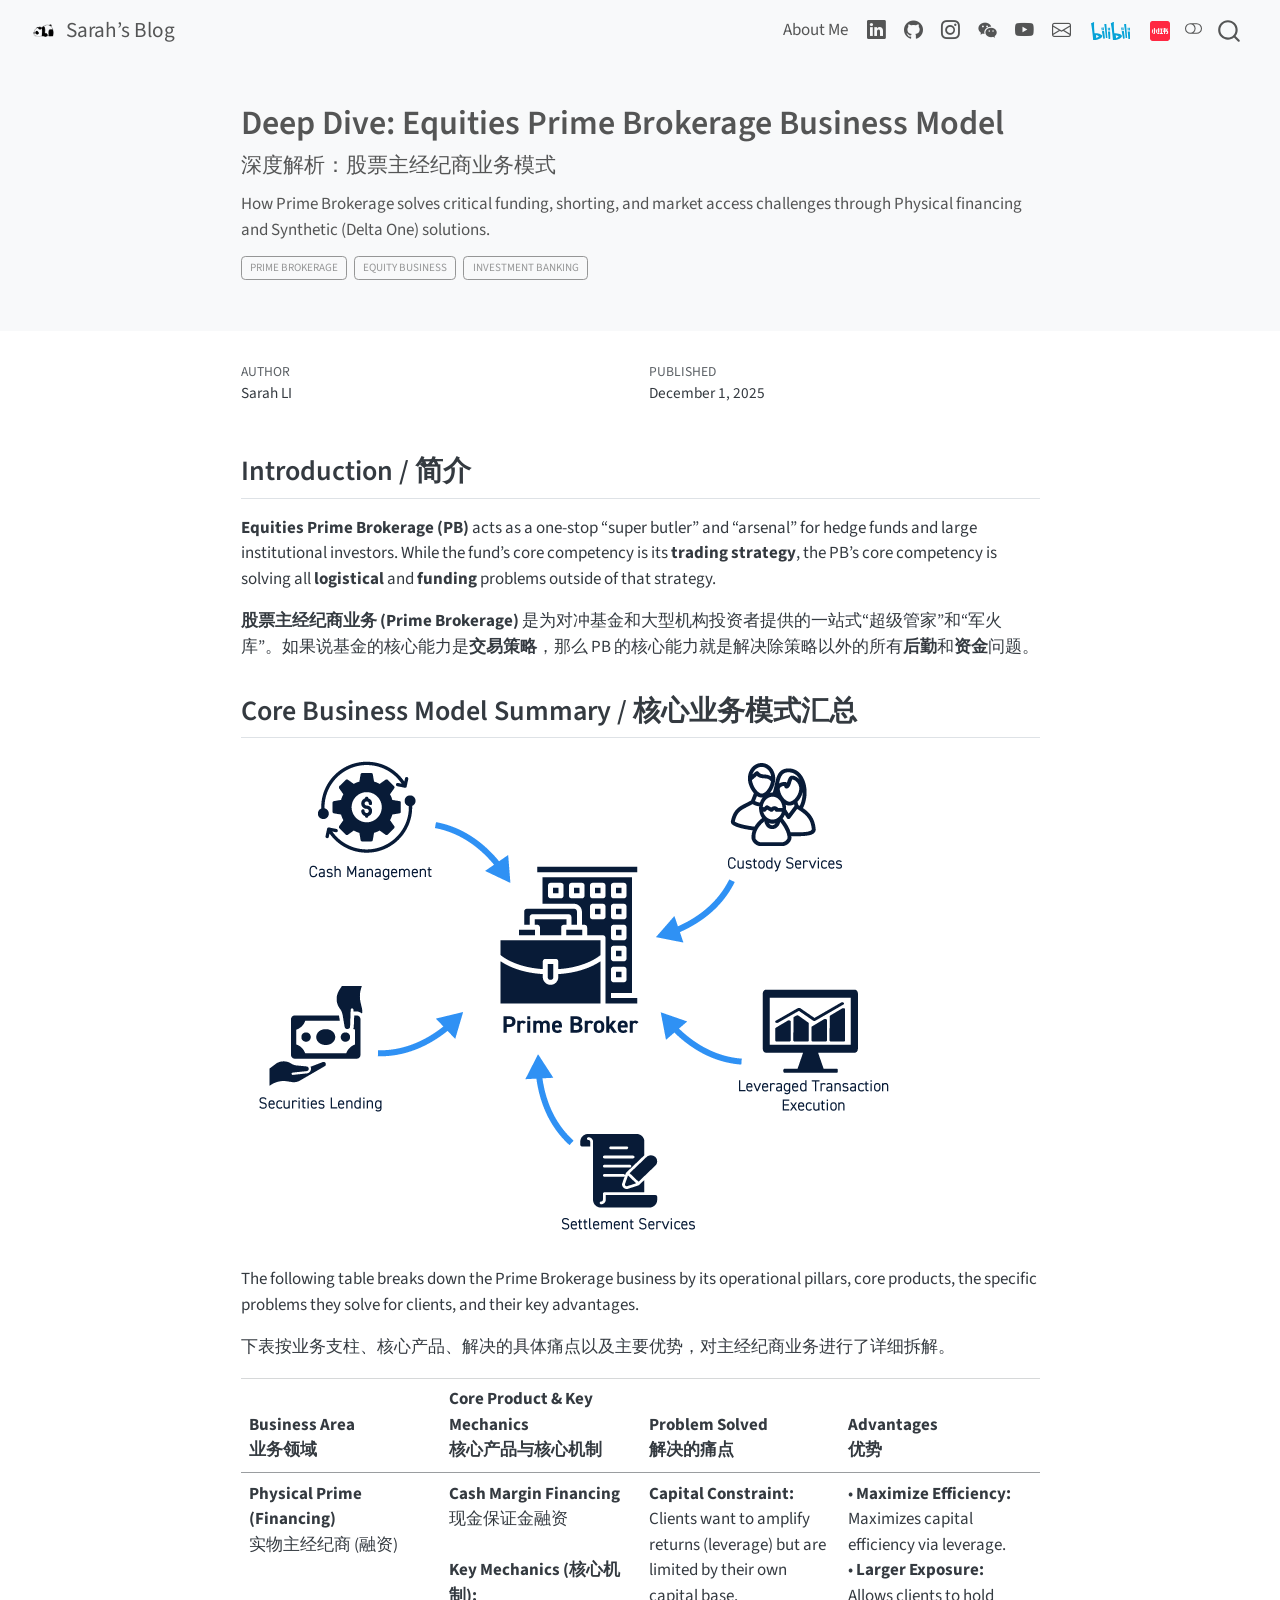
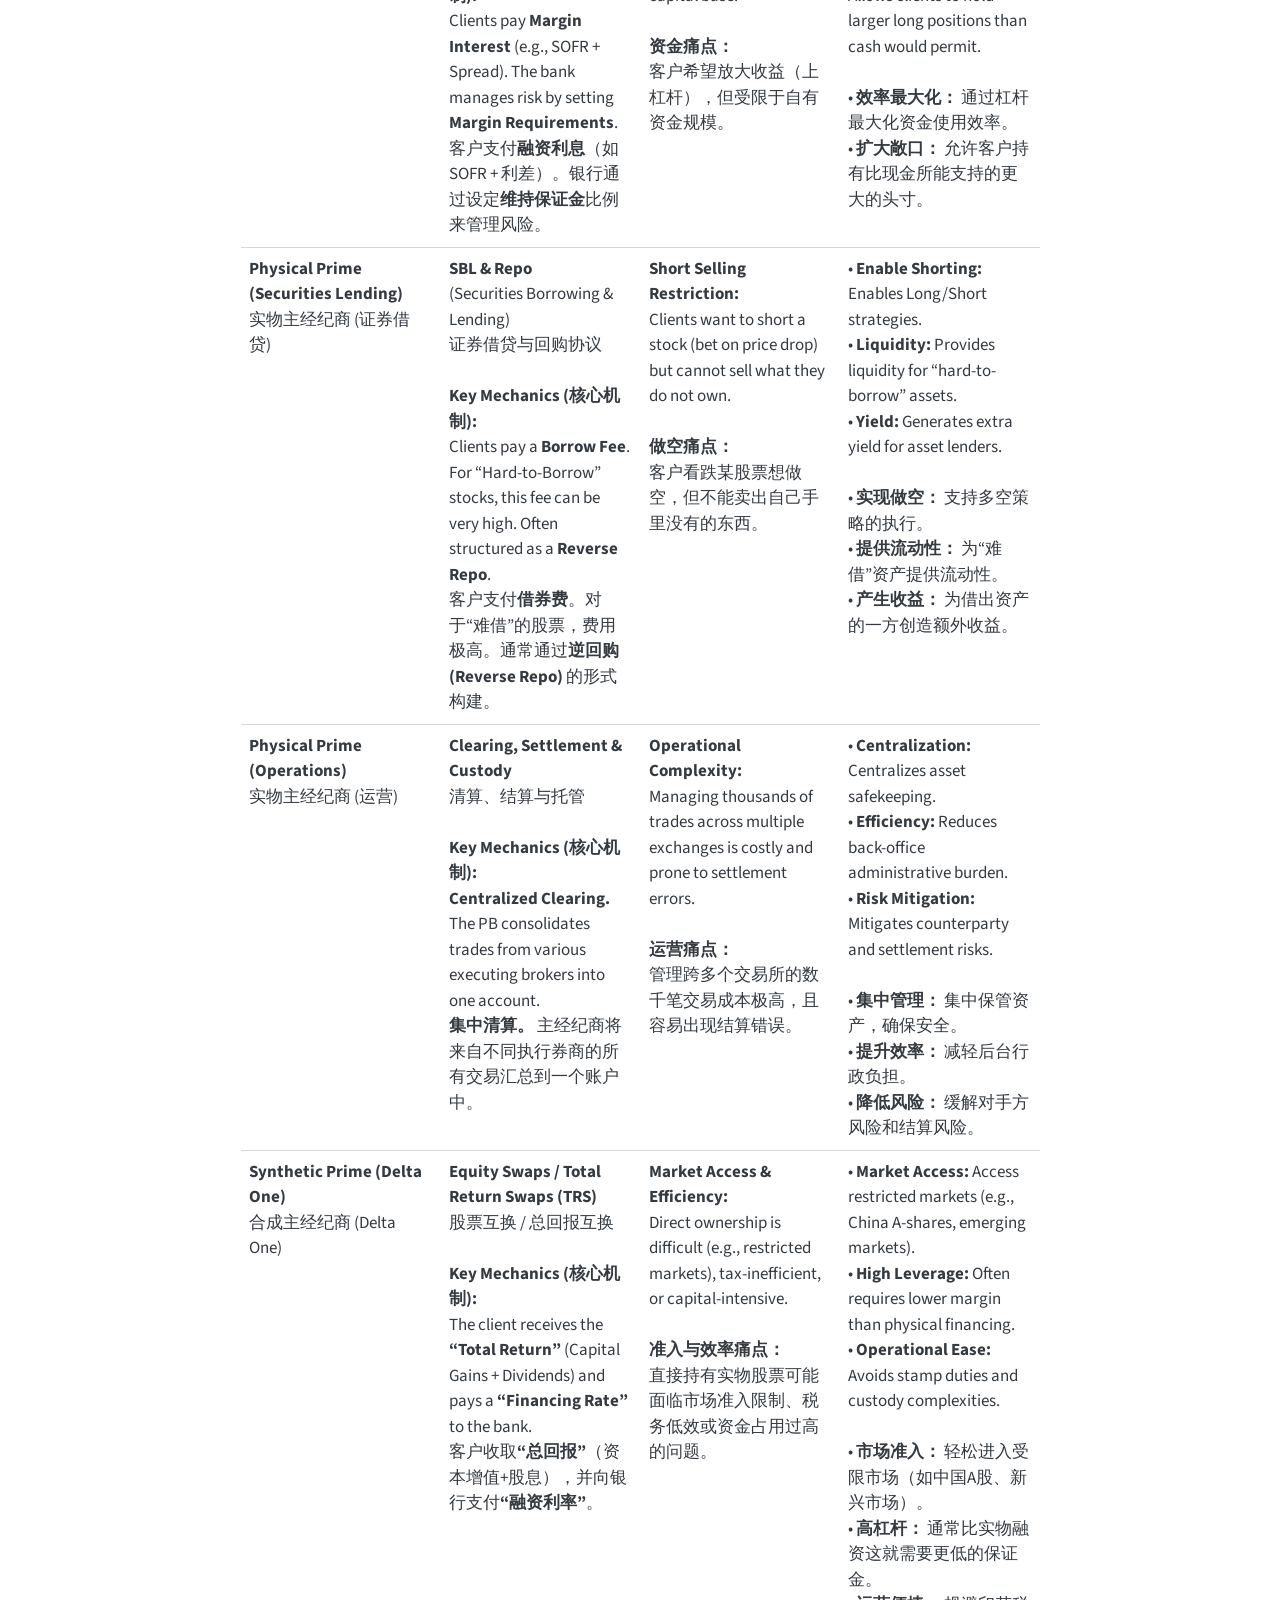
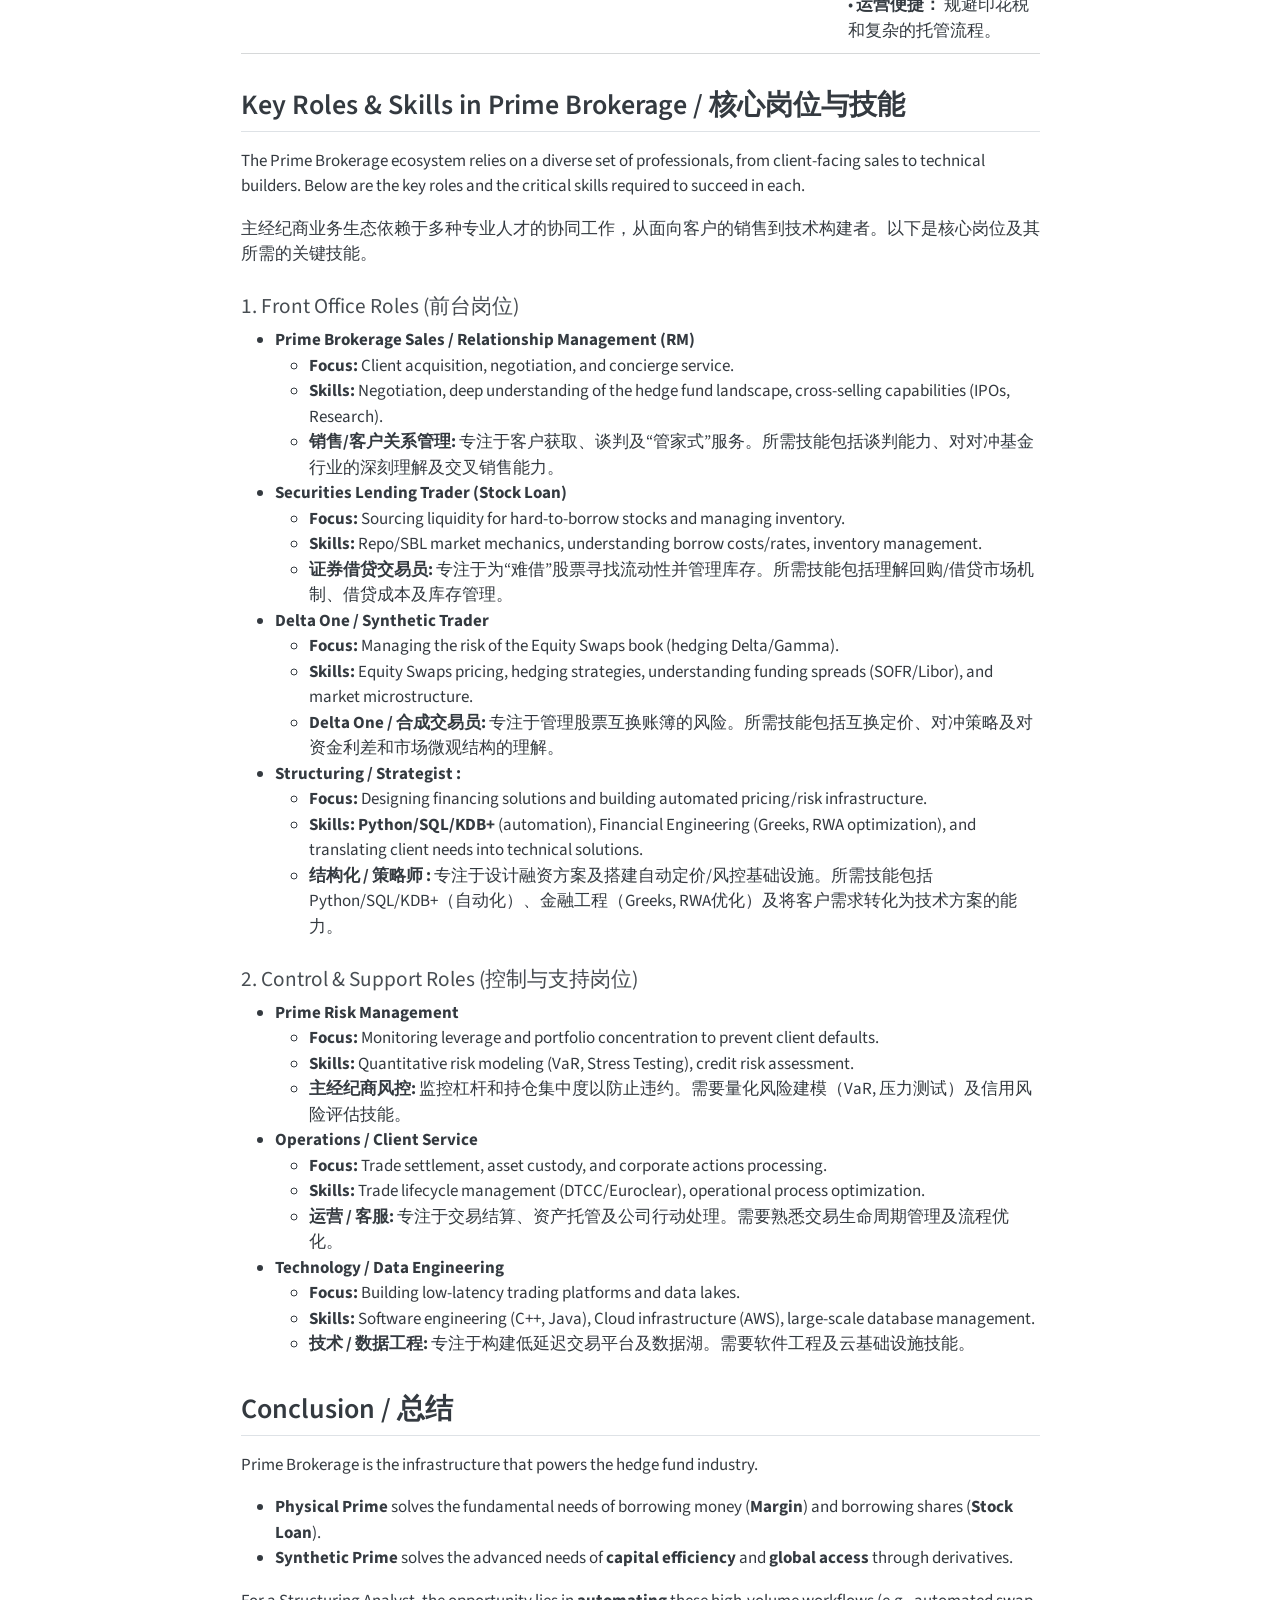
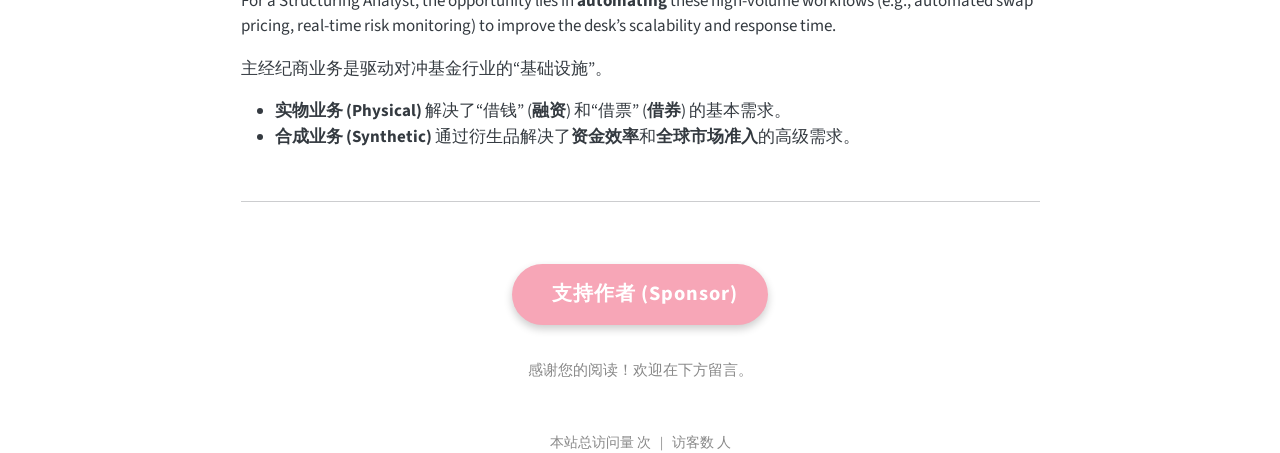
<file: docs/posts/equity_business/prime_brokerage.html>
<!DOCTYPE html>
<html xmlns="http://www.w3.org/1999/xhtml" lang="en" xml:lang="en"><head>

<meta charset="utf-8">
<meta name="generator" content="quarto-1.8.26">

<meta name="viewport" content="width=device-width, initial-scale=1.0, user-scalable=yes">

<meta name="author" content="Sarah LI">
<meta name="dcterms.date" content="2025-12-01">
<meta name="description" content="How Prime Brokerage solves critical funding, shorting, and market access challenges through Physical financing and Synthetic (Delta One) solutions.">

<title>Deep Dive: Equities Prime Brokerage Business Model – Sarah’s Blog</title>
<style>
code{white-space: pre-wrap;}
span.smallcaps{font-variant: small-caps;}
div.columns{display: flex; gap: min(4vw, 1.5em);}
div.column{flex: auto; overflow-x: auto;}
div.hanging-indent{margin-left: 1.5em; text-indent: -1.5em;}
ul.task-list{list-style: none;}
ul.task-list li input[type="checkbox"] {
  width: 0.8em;
  margin: 0 0.8em 0.2em -1em; /* quarto-specific, see https://github.com/quarto-dev/quarto-cli/issues/4556 */ 
  vertical-align: middle;
}
</style>


<script src="../../site_libs/quarto-nav/quarto-nav.js"></script>
<script src="../../site_libs/quarto-nav/headroom.min.js"></script>
<script src="../../site_libs/clipboard/clipboard.min.js"></script>
<script src="../../site_libs/quarto-search/autocomplete.umd.js"></script>
<script src="../../site_libs/quarto-search/fuse.min.js"></script>
<script src="../../site_libs/quarto-search/quarto-search.js"></script>
<meta name="quarto:offset" content="../../">
<link href="../../pandaa.jpg" rel="icon" type="image/jpeg">
<script src="../../site_libs/quarto-html/quarto.js" type="module"></script>
<script src="../../site_libs/quarto-html/tabsets/tabsets.js" type="module"></script>
<script src="../../site_libs/quarto-html/axe/axe-check.js" type="module"></script>
<script src="../../site_libs/quarto-html/popper.min.js"></script>
<script src="../../site_libs/quarto-html/tippy.umd.min.js"></script>
<script src="../../site_libs/quarto-html/anchor.min.js"></script>
<link href="../../site_libs/quarto-html/tippy.css" rel="stylesheet">
<link href="../../site_libs/quarto-html/quarto-syntax-highlighting-587c61ba64f3a5504c4d52d930310e48.css" rel="stylesheet" class="quarto-color-scheme" id="quarto-text-highlighting-styles">
<link href="../../site_libs/quarto-html/quarto-syntax-highlighting-dark-b758ccaa5987ceb1b75504551e579abf.css" rel="stylesheet" class="quarto-color-scheme quarto-color-alternate" id="quarto-text-highlighting-styles">
<link href="../../site_libs/quarto-html/quarto-syntax-highlighting-587c61ba64f3a5504c4d52d930310e48.css" rel="stylesheet" class="quarto-color-scheme-extra" id="quarto-text-highlighting-styles">
<script src="../../site_libs/bootstrap/bootstrap.min.js"></script>
<link href="../../site_libs/bootstrap/bootstrap-icons.css" rel="stylesheet">
<link href="../../site_libs/bootstrap/bootstrap-5b4ad623e5705c0698d39aec6f10cf02.min.css" rel="stylesheet" append-hash="true" class="quarto-color-scheme" id="quarto-bootstrap" data-mode="light">
<link href="../../site_libs/bootstrap/bootstrap-dark-de0ed3b9a49d5daa615839eefb10c6a7.min.css" rel="stylesheet" append-hash="true" class="quarto-color-scheme quarto-color-alternate" id="quarto-bootstrap" data-mode="dark">
<link href="../../site_libs/bootstrap/bootstrap-5b4ad623e5705c0698d39aec6f10cf02.min.css" rel="stylesheet" append-hash="true" class="quarto-color-scheme-extra" id="quarto-bootstrap" data-mode="light">
<script id="quarto-search-options" type="application/json">{
  "location": "navbar",
  "copy-button": false,
  "collapse-after": 3,
  "panel-placement": "end",
  "type": "overlay",
  "limit": 50,
  "keyboard-shortcut": [
    "f",
    "/",
    "s"
  ],
  "show-item-context": false,
  "language": {
    "search-no-results-text": "No results",
    "search-matching-documents-text": "matching documents",
    "search-copy-link-title": "Copy link to search",
    "search-hide-matches-text": "Hide additional matches",
    "search-more-match-text": "more match in this document",
    "search-more-matches-text": "more matches in this document",
    "search-clear-button-title": "Clear",
    "search-text-placeholder": "",
    "search-detached-cancel-button-title": "Cancel",
    "search-submit-button-title": "Submit",
    "search-label": "Search"
  }
}</script>


<link rel="stylesheet" href="../../styles.css">
</head>

<body class="nav-fixed fullcontent quarto-light"><script id="quarto-html-before-body" type="application/javascript">
    const toggleBodyColorMode = (bsSheetEl) => {
      const mode = bsSheetEl.getAttribute("data-mode");
      const bodyEl = window.document.querySelector("body");
      if (mode === "dark") {
        bodyEl.classList.add("quarto-dark");
        bodyEl.classList.remove("quarto-light");
      } else {
        bodyEl.classList.add("quarto-light");
        bodyEl.classList.remove("quarto-dark");
      }
    }
    const toggleBodyColorPrimary = () => {
      const bsSheetEl = window.document.querySelector("link#quarto-bootstrap:not([rel=disabled-stylesheet])");
      if (bsSheetEl) {
        toggleBodyColorMode(bsSheetEl);
      }
    }
    const setColorSchemeToggle = (alternate) => {
      const toggles = window.document.querySelectorAll('.quarto-color-scheme-toggle');
      for (let i=0; i < toggles.length; i++) {
        const toggle = toggles[i];
        if (toggle) {
          if (alternate) {
            toggle.classList.add("alternate");
          } else {
            toggle.classList.remove("alternate");
          }
        }
      }
    };
    const toggleColorMode = (alternate) => {
      // Switch the stylesheets
      const primaryStylesheets = window.document.querySelectorAll('link.quarto-color-scheme:not(.quarto-color-alternate)');
      const alternateStylesheets = window.document.querySelectorAll('link.quarto-color-scheme.quarto-color-alternate');
      manageTransitions('#quarto-margin-sidebar .nav-link', false);
      if (alternate) {
        // note: dark is layered on light, we don't disable primary!
        enableStylesheet(alternateStylesheets);
        for (const sheetNode of alternateStylesheets) {
          if (sheetNode.id === "quarto-bootstrap") {
            toggleBodyColorMode(sheetNode);
          }
        }
      } else {
        disableStylesheet(alternateStylesheets);
        enableStylesheet(primaryStylesheets)
        toggleBodyColorPrimary();
      }
      manageTransitions('#quarto-margin-sidebar .nav-link', true);
      // Switch the toggles
      setColorSchemeToggle(alternate)
      // Hack to workaround the fact that safari doesn't
      // properly recolor the scrollbar when toggling (#1455)
      if (navigator.userAgent.indexOf('Safari') > 0 && navigator.userAgent.indexOf('Chrome') == -1) {
        manageTransitions("body", false);
        window.scrollTo(0, 1);
        setTimeout(() => {
          window.scrollTo(0, 0);
          manageTransitions("body", true);
        }, 40);
      }
    }
    const disableStylesheet = (stylesheets) => {
      for (let i=0; i < stylesheets.length; i++) {
        const stylesheet = stylesheets[i];
        stylesheet.rel = 'disabled-stylesheet';
      }
    }
    const enableStylesheet = (stylesheets) => {
      for (let i=0; i < stylesheets.length; i++) {
        const stylesheet = stylesheets[i];
        if(stylesheet.rel !== 'stylesheet') { // for Chrome, which will still FOUC without this check
          stylesheet.rel = 'stylesheet';
        }
      }
    }
    const manageTransitions = (selector, allowTransitions) => {
      const els = window.document.querySelectorAll(selector);
      for (let i=0; i < els.length; i++) {
        const el = els[i];
        if (allowTransitions) {
          el.classList.remove('notransition');
        } else {
          el.classList.add('notransition');
        }
      }
    }
    const isFileUrl = () => {
      return window.location.protocol === 'file:';
    }
    const hasAlternateSentinel = () => {
      let styleSentinel = getColorSchemeSentinel();
      if (styleSentinel !== null) {
        return styleSentinel === "alternate";
      } else {
        return false;
      }
    }
    const setStyleSentinel = (alternate) => {
      const value = alternate ? "alternate" : "default";
      if (!isFileUrl()) {
        window.localStorage.setItem("quarto-color-scheme", value);
      } else {
        localAlternateSentinel = value;
      }
    }
    const getColorSchemeSentinel = () => {
      if (!isFileUrl()) {
        const storageValue = window.localStorage.getItem("quarto-color-scheme");
        return storageValue != null ? storageValue : localAlternateSentinel;
      } else {
        return localAlternateSentinel;
      }
    }
    const toggleGiscusIfUsed = (isAlternate, darkModeDefault) => {
      const baseTheme = document.querySelector('#giscus-base-theme')?.value ?? 'light';
      const alternateTheme = document.querySelector('#giscus-alt-theme')?.value ?? 'dark';
      let newTheme = '';
      if(authorPrefersDark) {
        newTheme = isAlternate ? baseTheme : alternateTheme;
      } else {
        newTheme = isAlternate ? alternateTheme : baseTheme;
      }
      const changeGiscusTheme = () => {
        // From: https://github.com/giscus/giscus/issues/336
        const sendMessage = (message) => {
          const iframe = document.querySelector('iframe.giscus-frame');
          if (!iframe) return;
          iframe.contentWindow.postMessage({ giscus: message }, 'https://giscus.app');
        }
        sendMessage({
          setConfig: {
            theme: newTheme
          }
        });
      }
      const isGiscussLoaded = window.document.querySelector('iframe.giscus-frame') !== null;
      if (isGiscussLoaded) {
        changeGiscusTheme();
      }
    };
    const authorPrefersDark = false;
    const darkModeDefault = authorPrefersDark;
      document.querySelector('link#quarto-text-highlighting-styles.quarto-color-scheme-extra').rel = 'disabled-stylesheet';
      document.querySelector('link#quarto-bootstrap.quarto-color-scheme-extra').rel = 'disabled-stylesheet';
    let localAlternateSentinel = darkModeDefault ? 'alternate' : 'default';
    // Dark / light mode switch
    window.quartoToggleColorScheme = () => {
      // Read the current dark / light value
      let toAlternate = !hasAlternateSentinel();
      toggleColorMode(toAlternate);
      setStyleSentinel(toAlternate);
      toggleGiscusIfUsed(toAlternate, darkModeDefault);
      window.dispatchEvent(new Event('resize'));
    };
    // Switch to dark mode if need be
    if (hasAlternateSentinel()) {
      toggleColorMode(true);
    } else {
      toggleColorMode(false);
    }
  </script>

<div id="quarto-search-results"></div>
  <header id="quarto-header" class="headroom fixed-top quarto-banner">
    <nav class="navbar navbar-expand-lg " data-bs-theme="dark">
      <div class="navbar-container container-fluid">
      <div class="navbar-brand-container mx-auto">
    <a href="../../index.html" class="navbar-brand navbar-brand-logo">
    <img src="../../pandaa.jpg" alt="" class="navbar-logo light-content">
    <img src="../../pandaa.jpg" alt="" class="navbar-logo dark-content">
    </a>
    <a class="navbar-brand" href="../../index.html">
    <span class="navbar-title">Sarah’s Blog</span>
    </a>
  </div>
            <div id="quarto-search" class="" title="Search"></div>
          <button class="navbar-toggler" type="button" data-bs-toggle="collapse" data-bs-target="#navbarCollapse" aria-controls="navbarCollapse" role="menu" aria-expanded="false" aria-label="Toggle navigation" onclick="if (window.quartoToggleHeadroom) { window.quartoToggleHeadroom(); }">
  <span class="navbar-toggler-icon"></span>
</button>
          <div class="collapse navbar-collapse" id="navbarCollapse">
            <ul class="navbar-nav navbar-nav-scroll ms-auto">
  <li class="nav-item">
    <a class="nav-link" href="../../about.html"> 
<span class="menu-text">About Me</span></a>
  </li>  
  <li class="nav-item compact">
    <a class="nav-link" href="https://www.linkedin.com/in/xingyulee/"> <i class="bi bi-linkedin" role="img">
</i> 
<span class="menu-text"></span></a>
  </li>  
  <li class="nav-item compact">
    <a class="nav-link" href="https://github.com/Xingyuii/"> <i class="bi bi-github" role="img">
</i> 
<span class="menu-text"></span></a>
  </li>  
  <li class="nav-item compact">
    <a class="nav-link" href="https://instagram.com/sarah.l133"> <i class="bi bi-instagram" role="img">
</i> 
<span class="menu-text"></span></a>
  </li>  
  <li class="nav-item compact">
    <a class="nav-link" href="../../wechat.JPG" target="_blank"> <i class="bi bi-wechat" role="img">
</i> 
<span class="menu-text"></span></a>
  </li>  
  <li class="nav-item compact">
    <a class="nav-link" href="https://www.youtube.com/@XingyuSarah"> <i class="bi bi-youtube" role="img">
</i> 
<span class="menu-text"></span></a>
  </li>  
  <li class="nav-item compact">
    <a class="nav-link" href="mailto:xingyu.sarah@gmail.com"> <i class="bi bi-envelope" role="img">
</i> 
<span class="menu-text"></span></a>
  </li>  
  <li class="nav-item">
    <a class="nav-link" href="https://b23.tv/7RiB25o"> 
<span class="menu-text"><img src="../../icons/bilibili.svg" height="18"></span></a>
  </li>  
  <li class="nav-item">
    <a class="nav-link" href="https://xhslink.com/m/41beRsIE9P9"> 
<span class="menu-text"><img src="../../icons/xiaohongshu.svg" height="20"></span></a>
  </li>  
</ul>
          </div> <!-- /navcollapse -->
            <div class="quarto-navbar-tools">
  <a href="" class="quarto-color-scheme-toggle quarto-navigation-tool  px-1" onclick="window.quartoToggleColorScheme(); return false;" title="Toggle dark mode"><i class="bi"></i></a>
</div>
      </div> <!-- /container-fluid -->
    </nav>
</header>
<!-- content -->
<header id="title-block-header" class="quarto-title-block default page-columns page-full">
  <div class="quarto-title-banner page-columns page-full">
    <div class="quarto-title column-body">
      <h1 class="title">Deep Dive: Equities Prime Brokerage Business Model</h1>
            <p class="subtitle lead">深度解析：股票主经纪商业务模式</p>
                  <div>
        <div class="description">
          How Prime Brokerage solves critical funding, shorting, and market access challenges through Physical financing and Synthetic (Delta One) solutions.
        </div>
      </div>
                          <div class="quarto-categories">
                <div class="quarto-category">Prime Brokerage</div>
                <div class="quarto-category">Equity Business</div>
                <div class="quarto-category">Investment Banking</div>
              </div>
                  </div>
  </div>
    
  
  <div class="quarto-title-meta">

      <div>
      <div class="quarto-title-meta-heading">Author</div>
      <div class="quarto-title-meta-contents">
               <p>Sarah LI </p>
            </div>
    </div>
      
      <div>
      <div class="quarto-title-meta-heading">Published</div>
      <div class="quarto-title-meta-contents">
        <p class="date">December 1, 2025</p>
      </div>
    </div>
    
      
    </div>
    
  
  </header><div id="quarto-content" class="quarto-container page-columns page-rows-contents page-layout-article page-navbar">
<!-- sidebar -->
<!-- margin-sidebar -->
    
<!-- main -->
<main class="content quarto-banner-title-block" id="quarto-document-content">






<section id="introduction-简介" class="level2">
<h2 class="anchored" data-anchor-id="introduction-简介">Introduction / 简介</h2>
<p><strong>Equities Prime Brokerage (PB)</strong> acts as a one-stop “super butler” and “arsenal” for hedge funds and large institutional investors. While the fund’s core competency is its <strong>trading strategy</strong>, the PB’s core competency is solving all <strong>logistical</strong> and <strong>funding</strong> problems outside of that strategy.</p>
<p><strong>股票主经纪商业务 (Prime Brokerage)</strong> 是为对冲基金和大型机构投资者提供的一站式“超级管家”和“军火库”。如果说基金的核心能力是<strong>交易策略</strong>，那么 PB 的核心能力就是解决除策略以外的所有<strong>后勤</strong>和<strong>资金</strong>问题。</p>
</section>
<section id="core-business-model-summary-核心业务模式汇总" class="level2">
<h2 class="anchored" data-anchor-id="core-business-model-summary-核心业务模式汇总">Core Business Model Summary / 核心业务模式汇总</h2>
<p><img src="PrimeBrokerage.png" class="img-fluid"></p>
<p>The following table breaks down the Prime Brokerage business by its operational pillars, core products, the specific problems they solve for clients, and their key advantages.</p>
<p>下表按业务支柱、核心产品、解决的具体痛点以及主要优势，对主经纪商业务进行了详细拆解。</p>
<table class="caption-top table">
<colgroup>
<col style="width: 25%">
<col style="width: 25%">
<col style="width: 25%">
<col style="width: 25%">
</colgroup>
<thead>
<tr class="header">
<th style="text-align: left;">Business Area <br> 业务领域</th>
<th style="text-align: left;">Core Product &amp; Key Mechanics <br> 核心产品与核心机制</th>
<th style="text-align: left;">Problem Solved <br> 解决的痛点</th>
<th style="text-align: left;">Advantages <br> 优势</th>
</tr>
</thead>
<tbody>
<tr class="odd">
<td style="text-align: left;"><strong>Physical Prime (Financing)</strong> <br> 实物主经纪商 (融资)</td>
<td style="text-align: left;"><strong>Cash Margin Financing</strong> <br> 现金保证金融资 <br><br> <strong>Key Mechanics (核心机制):</strong> <br> Clients pay <strong>Margin Interest</strong> (e.g., SOFR + Spread). The bank manages risk by setting <strong>Margin Requirements</strong>. <br> 客户支付<strong>融资利息</strong>（如 SOFR + 利差）。银行通过设定<strong>维持保证金</strong>比例来管理风险。</td>
<td style="text-align: left;"><strong>Capital Constraint:</strong> <br> Clients want to amplify returns (leverage) but are limited by their own capital base. <br><br> <strong>资金痛点：</strong> <br> 客户希望放大收益（上杠杆），但受限于自有资金规模。</td>
<td style="text-align: left;">• <strong>Maximize Efficiency:</strong> Maximizes capital efficiency via leverage. <br> • <strong>Larger Exposure:</strong> Allows clients to hold larger long positions than cash would permit. <br><br> • <strong>效率最大化：</strong> 通过杠杆最大化资金使用效率。<br> • <strong>扩大敞口：</strong> 允许客户持有比现金所能支持的更大的头寸。</td>
</tr>
<tr class="even">
<td style="text-align: left;"><strong>Physical Prime (Securities Lending)</strong> <br> 实物主经纪商 (证券借贷)</td>
<td style="text-align: left;"><strong>SBL &amp; Repo</strong> <br> (Securities Borrowing &amp; Lending) <br> 证券借贷与回购协议 <br><br> <strong>Key Mechanics (核心机制):</strong> <br> Clients pay a <strong>Borrow Fee</strong>. For “Hard-to-Borrow” stocks, this fee can be very high. Often structured as a <strong>Reverse Repo</strong>. <br> 客户支付<strong>借券费</strong>。对于“难借”的股票，费用极高。通常通过<strong>逆回购 (Reverse Repo)</strong> 的形式构建。</td>
<td style="text-align: left;"><strong>Short Selling Restriction:</strong> <br> Clients want to short a stock (bet on price drop) but cannot sell what they do not own. <br><br> <strong>做空痛点：</strong> <br> 客户看跌某股票想做空，但不能卖出自己手里没有的东西。</td>
<td style="text-align: left;">• <strong>Enable Shorting:</strong> Enables Long/Short strategies. <br> • <strong>Liquidity:</strong> Provides liquidity for “hard-to-borrow” assets. <br> • <strong>Yield:</strong> Generates extra yield for asset lenders. <br><br> • <strong>实现做空：</strong> 支持多空策略的执行。<br> • <strong>提供流动性：</strong> 为“难借”资产提供流动性。<br> • <strong>产生收益：</strong> 为借出资产的一方创造额外收益。</td>
</tr>
<tr class="odd">
<td style="text-align: left;"><strong>Physical Prime (Operations)</strong> <br> 实物主经纪商 (运营)</td>
<td style="text-align: left;"><strong>Clearing, Settlement &amp; Custody</strong> <br> 清算、结算与托管 <br><br> <strong>Key Mechanics (核心机制):</strong> <br> <strong>Centralized Clearing.</strong> The PB consolidates trades from various executing brokers into one account. <br> <strong>集中清算。</strong> 主经纪商将来自不同执行券商的所有交易汇总到一个账户中。</td>
<td style="text-align: left;"><strong>Operational Complexity:</strong> <br> Managing thousands of trades across multiple exchanges is costly and prone to settlement errors. <br><br> <strong>运营痛点：</strong> <br> 管理跨多个交易所的数千笔交易成本极高，且容易出现结算错误。</td>
<td style="text-align: left;">• <strong>Centralization:</strong> Centralizes asset safekeeping. <br> • <strong>Efficiency:</strong> Reduces back-office administrative burden. <br> • <strong>Risk Mitigation:</strong> Mitigates counterparty and settlement risks. <br><br> • <strong>集中管理：</strong> 集中保管资产，确保安全。<br> • <strong>提升效率：</strong> 减轻后台行政负担。<br> • <strong>降低风险：</strong> 缓解对手方风险和结算风险。</td>
</tr>
<tr class="even">
<td style="text-align: left;"><strong>Synthetic Prime (Delta One)</strong> <br> 合成主经纪商 (Delta One)</td>
<td style="text-align: left;"><strong>Equity Swaps / Total Return Swaps (TRS)</strong> <br> 股票互换 / 总回报互换 <br><br> <strong>Key Mechanics (核心机制):</strong> <br> The client receives the <strong>“Total Return”</strong> (Capital Gains + Dividends) and pays a <strong>“Financing Rate”</strong> to the bank. <br> 客户收取<strong>“总回报”</strong>（资本增值+股息），并向银行支付<strong>“融资利率”</strong>。</td>
<td style="text-align: left;"><strong>Market Access &amp; Efficiency:</strong> <br> Direct ownership is difficult (e.g., restricted markets), tax-inefficient, or capital-intensive. <br><br> <strong>准入与效率痛点：</strong> <br> 直接持有实物股票可能面临市场准入限制、税务低效或资金占用过高的问题。</td>
<td style="text-align: left;">• <strong>Market Access:</strong> Access restricted markets (e.g., China A-shares, emerging markets). <br> • <strong>High Leverage:</strong> Often requires lower margin than physical financing. <br> • <strong>Operational Ease:</strong> Avoids stamp duties and custody complexities. <br><br> • <strong>市场准入：</strong> 轻松进入受限市场（如中国A股、新兴市场）。<br> • <strong>高杠杆：</strong> 通常比实物融资这就需要更低的保证金。<br> • <strong>运营便捷：</strong> 规避印花税和复杂的托管流程。</td>
</tr>
</tbody>
</table>
</section>
<section id="key-roles-skills-in-prime-brokerage-核心岗位与技能" class="level2">
<h2 class="anchored" data-anchor-id="key-roles-skills-in-prime-brokerage-核心岗位与技能">Key Roles &amp; Skills in Prime Brokerage / 核心岗位与技能</h2>
<p>The Prime Brokerage ecosystem relies on a diverse set of professionals, from client-facing sales to technical builders. Below are the key roles and the critical skills required to succeed in each.</p>
<p>主经纪商业务生态依赖于多种专业人才的协同工作，从面向客户的销售到技术构建者。以下是核心岗位及其所需的关键技能。</p>
<section id="front-office-roles-前台岗位" class="level4">
<h4 class="anchored" data-anchor-id="front-office-roles-前台岗位">1. Front Office Roles (前台岗位)</h4>
<ul>
<li><strong>Prime Brokerage Sales / Relationship Management (RM)</strong>
<ul>
<li><strong>Focus:</strong> Client acquisition, negotiation, and concierge service.</li>
<li><strong>Skills:</strong> Negotiation, deep understanding of the hedge fund landscape, cross-selling capabilities (IPOs, Research).</li>
<li><strong>销售/客户关系管理:</strong> 专注于客户获取、谈判及“管家式”服务。所需技能包括谈判能力、对对冲基金行业的深刻理解及交叉销售能力。</li>
</ul></li>
<li><strong>Securities Lending Trader (Stock Loan)</strong>
<ul>
<li><strong>Focus:</strong> Sourcing liquidity for hard-to-borrow stocks and managing inventory.</li>
<li><strong>Skills:</strong> Repo/SBL market mechanics, understanding borrow costs/rates, inventory management.</li>
<li><strong>证券借贷交易员:</strong> 专注于为“难借”股票寻找流动性并管理库存。所需技能包括理解回购/借贷市场机制、借贷成本及库存管理。</li>
</ul></li>
<li><strong>Delta One / Synthetic Trader</strong>
<ul>
<li><strong>Focus:</strong> Managing the risk of the Equity Swaps book (hedging Delta/Gamma).</li>
<li><strong>Skills:</strong> Equity Swaps pricing, hedging strategies, understanding funding spreads (SOFR/Libor), and market microstructure.</li>
<li><strong>Delta One / 合成交易员:</strong> 专注于管理股票互换账簿的风险。所需技能包括互换定价、对冲策略及对资金利差和市场微观结构的理解。</li>
</ul></li>
<li><strong>Structuring / Strategist :</strong>
<ul>
<li><strong>Focus:</strong> Designing financing solutions and building automated pricing/risk infrastructure.</li>
<li><strong>Skills:</strong> <strong>Python/SQL/KDB+</strong> (automation), Financial Engineering (Greeks, RWA optimization), and translating client needs into technical solutions.</li>
<li><strong>结构化 / 策略师 :</strong> 专注于设计融资方案及搭建自动定价/风控基础设施。所需技能包括 Python/SQL/KDB+（自动化）、金融工程（Greeks, RWA优化）及将客户需求转化为技术方案的能力。</li>
</ul></li>
</ul>
</section>
<section id="control-support-roles-控制与支持岗位" class="level4">
<h4 class="anchored" data-anchor-id="control-support-roles-控制与支持岗位">2. Control &amp; Support Roles (控制与支持岗位)</h4>
<ul>
<li><strong>Prime Risk Management</strong>
<ul>
<li><strong>Focus:</strong> Monitoring leverage and portfolio concentration to prevent client defaults.</li>
<li><strong>Skills:</strong> Quantitative risk modeling (VaR, Stress Testing), credit risk assessment.</li>
<li><strong>主经纪商风控:</strong> 监控杠杆和持仓集中度以防止违约。需要量化风险建模（VaR, 压力测试）及信用风险评估技能。</li>
</ul></li>
<li><strong>Operations / Client Service</strong>
<ul>
<li><strong>Focus:</strong> Trade settlement, asset custody, and corporate actions processing.</li>
<li><strong>Skills:</strong> Trade lifecycle management (DTCC/Euroclear), operational process optimization.</li>
<li><strong>运营 / 客服:</strong> 专注于交易结算、资产托管及公司行动处理。需要熟悉交易生命周期管理及流程优化。</li>
</ul></li>
<li><strong>Technology / Data Engineering</strong>
<ul>
<li><strong>Focus:</strong> Building low-latency trading platforms and data lakes.</li>
<li><strong>Skills:</strong> Software engineering (C++, Java), Cloud infrastructure (AWS), large-scale database management.</li>
<li><strong>技术 / 数据工程:</strong> 专注于构建低延迟交易平台及数据湖。需要软件工程及云基础设施技能。</li>
</ul></li>
</ul>
</section>
</section>
<section id="conclusion-总结" class="level2">
<h2 class="anchored" data-anchor-id="conclusion-总结">Conclusion / 总结</h2>
<p>Prime Brokerage is the infrastructure that powers the hedge fund industry.</p>
<ul>
<li><strong>Physical Prime</strong> solves the fundamental needs of borrowing money (<strong>Margin</strong>) and borrowing shares (<strong>Stock Loan</strong>).</li>
<li><strong>Synthetic Prime</strong> solves the advanced needs of <strong>capital efficiency</strong> and <strong>global access</strong> through derivatives.</li>
</ul>
<p>For a Structuring Analyst, the opportunity lies in <strong>automating</strong> these high-volume workflows (e.g., automated swap pricing, real-time risk monitoring) to improve the desk’s scalability and response time.</p>
<p>主经纪商业务是驱动对冲基金行业的“基础设施”。</p>
<ul>
<li><strong>实物业务 (Physical)</strong> 解决了“借钱” (<strong>融资</strong>) 和“借票” (<strong>借券</strong>) 的基本需求。</li>
<li><strong>合成业务 (Synthetic)</strong> 通过衍生品解决了<strong>资金效率</strong>和<strong>全球市场准入</strong>的高级需求。</li>
</ul>


</section>

</main> <!-- /main -->
<hr>

<div style="padding: 20px 0; text-align: center;">
  
  <button type="button" class="btn btn-lg btn-fancy-sponsor" data-bs-toggle="modal" data-bs-target="#donationModal" markdown="1">
    <i class="fa-solid fa-heart fa-lg"></i> 支持作者 (Sponsor)
  </button>
  
  <div class="modal fade" id="donationModal" tabindex="-1" aria-labelledby="donationModalLabel" aria-hidden="true">
    <div class="modal-dialog">
      <div class="modal-content">
        
        <div class="modal-header">
          <h5 class="modal-title" id="donationModalLabel">感谢您的支持！(Thank you!)</h5>
          <button type="button" class="btn-close" data-bs-dismiss="modal" aria-label="Close"></button>
        </div>
        
        <div class="modal-body">
          
          <ul class="nav nav-tabs" id="paymentTabs" role="tablist">
            <li class="nav-item" role="presentation">
              <button class="nav-link active" id="wechat-tab" data-bs-toggle="tab" data-bs-target="#wechat-pane" type="button" role="tab" aria-controls="wechat-pane" aria-selected="true">微信 (WeChat)</button>
            </li>
            <li class="nav-item" role="presentation">
              <button class="nav-link" id="alipay-tab" data-bs-toggle="tab" data-bs-target="#alipay-pane" type="button" role="tab" aria-controls="alipay-pane" aria-selected="false">支付宝 (Alipay)</button>
            </li>
            <li class="nav-item" role="presentation">
              <button class="nav-link" id="fps-tab" data-bs-toggle="tab" data-bs-target="#fps-pane" type="button" role="tab" aria-controls="fps-pane" aria-selected="false">转数快 (FPS)</button>
            </li>
            <li class="nav-item" role="presentation">
              <button class="nav-link" id="paypal-tab" data-bs-toggle="tab" data-bs-target="#paypal-pane" type="button" role="tab" aria-controls="paypal-pane" aria-selected="false">PayPal</button>
            </li>
            <li class="nav-item" role="presentation">
              <button class="nav-link" id="visa-tab" data-bs-toggle="tab" data-bs-target="#visa-pane" type="button" role="tab" aria-controls="visa-pane" aria-selected="false">信用卡 (Visa)</button>
            </li>
          </ul>
          
          <div class="tab-content" id="paymentTabsContent" style="padding-top: 20px; text-align: center;">
            
            <div class="tab-pane fade show active" id="wechat-pane" role="tabpanel" aria-labelledby="wechat-tab">
              <p>请使用微信扫描二维码 (Scan with WeChat)</p>
              <img src="../../images/wechat-qr.JPG" alt="WeChat QR Code" style="width: 250px; height: auto;">
            </div>
            
            <div class="tab-pane fade" id="alipay-pane" role="tabpanel" aria-labelledby="alipay-tab">
              <p>请使用支付宝扫描二维码 (Scan with Alipay)</p>
              <img src="../../images/alipay-qr.JPG" alt="Alipay QR Code" style="width: 250px; height: auto;">
            </div>
            
            <div class="tab-pane fade" id="fps-pane" role="tabpanel" aria-labelledby="fps-tab">
              <p>请使用银行 App 扫描“转数快”二维码 (Scan FPS QR with your Banking App)</p>
              <img src="../../images/fps-qr.JPG" alt="FPS QR Code" style="width: 250px; height: auto;">
            </div>
            
            <div class="tab-pane fade" id="paypal-pane" role="tabpanel" aria-labelledby="paypal-tab">
              <p>请使用 PayPal 扫描二维码 (Scan with PayPal)</p>
              <img src="../../images/paypal-qr.jpg" alt="PayPal QR Code" style="width: 250px; height: auto;">
              
              <hr style="margin-top: 20px; margin-bottom: 20px;">
              
              <p>或点击下方链接 (Or click the link below)：</p>
              <a href="https://paypal.me/sarah1i" class="btn btn-info" target="_blank" rel="noopener noreferrer" data-bs-toggle="tooltip" data-bs-placement="top" title="点击跳转 (Click to proceed)">
                PayPal.me/sarah1i
              </a>
            </div>

            <div class="tab-pane fade" id="visa-pane" role="tabpanel" aria-labelledby="visa-tab">
              <p class="mb-3">请通过 Ko-fi 平台支持 (please support via Ko-fi):</p>
              
              <a href="https://ko-fi.com/sarahlii" class="btn btn-lg btn-kofi-brand" target="_blank" rel="noopener noreferrer" style="margin-top: 10px;">
                <i class="fa-solid fa-mug-hot"></i> Go to Ko-fi
              </a>
              
              <p class="mt-3 text-muted" style="font-size: 0.8em; margin-top: 15px;">
                Ko-fi 会处理 Visa / Mastercard 信用卡支付。<br>
                (Ko-fu will handle Visa / Mastercard credit card payments.)
              </p>
            </div>
          </div>
          
        </div>
      </div>
    </div>
  </div>
</div>
<div style="font-size: 0.9em; color: #888; text-align: center;">
  <p>感谢您的阅读！欢迎在下方留言。</p>
</div>

<script>
  var tooltipTriggerList = [].slice.call(document.querySelectorAll('[data-bs-toggle="tooltip"]'))
  var tooltipList = tooltipTriggerList.map(function (tooltipTriggerEl) {
    return new bootstrap.Tooltip(tooltipTriggerEl)
  })
</script>

<div style="text-align: center; margin-top: 20px; font-size: 0.8em; color: #888;">
  <script async="" src="//busuanzi.ibruce.info/busuanzi/2.3/busuanzi.pure.mini.js"></script>
  
  <span id="busuanzi_container_site_pv">
    本站总访问量 <span id="busuanzi_value_site_pv"></span> 次
  </span>
  &nbsp; | &nbsp;
  <span id="busuanzi_container_site_uv">
    访客数 <span id="busuanzi_value_site_uv"></span> 人
  </span>
</div>
<script id="quarto-html-after-body" type="application/javascript">
  window.document.addEventListener("DOMContentLoaded", function (event) {
    // Ensure there is a toggle, if there isn't float one in the top right
    if (window.document.querySelector('.quarto-color-scheme-toggle') === null) {
      const a = window.document.createElement('a');
      a.classList.add('top-right');
      a.classList.add('quarto-color-scheme-toggle');
      a.href = "";
      a.onclick = function() { try { window.quartoToggleColorScheme(); } catch {} return false; };
      const i = window.document.createElement("i");
      i.classList.add('bi');
      a.appendChild(i);
      window.document.body.appendChild(a);
    }
    setColorSchemeToggle(hasAlternateSentinel())
    const icon = "";
    const anchorJS = new window.AnchorJS();
    anchorJS.options = {
      placement: 'right',
      icon: icon
    };
    anchorJS.add('.anchored');
    const isCodeAnnotation = (el) => {
      for (const clz of el.classList) {
        if (clz.startsWith('code-annotation-')) {                     
          return true;
        }
      }
      return false;
    }
    const onCopySuccess = function(e) {
      // button target
      const button = e.trigger;
      // don't keep focus
      button.blur();
      // flash "checked"
      button.classList.add('code-copy-button-checked');
      var currentTitle = button.getAttribute("title");
      button.setAttribute("title", "Copied!");
      let tooltip;
      if (window.bootstrap) {
        button.setAttribute("data-bs-toggle", "tooltip");
        button.setAttribute("data-bs-placement", "left");
        button.setAttribute("data-bs-title", "Copied!");
        tooltip = new bootstrap.Tooltip(button, 
          { trigger: "manual", 
            customClass: "code-copy-button-tooltip",
            offset: [0, -8]});
        tooltip.show();    
      }
      setTimeout(function() {
        if (tooltip) {
          tooltip.hide();
          button.removeAttribute("data-bs-title");
          button.removeAttribute("data-bs-toggle");
          button.removeAttribute("data-bs-placement");
        }
        button.setAttribute("title", currentTitle);
        button.classList.remove('code-copy-button-checked');
      }, 1000);
      // clear code selection
      e.clearSelection();
    }
    const getTextToCopy = function(trigger) {
      const outerScaffold = trigger.parentElement.cloneNode(true);
      const codeEl = outerScaffold.querySelector('code');
      for (const childEl of codeEl.children) {
        if (isCodeAnnotation(childEl)) {
          childEl.remove();
        }
      }
      return codeEl.innerText;
    }
    const clipboard = new window.ClipboardJS('.code-copy-button:not([data-in-quarto-modal])', {
      text: getTextToCopy
    });
    clipboard.on('success', onCopySuccess);
    if (window.document.getElementById('quarto-embedded-source-code-modal')) {
      const clipboardModal = new window.ClipboardJS('.code-copy-button[data-in-quarto-modal]', {
        text: getTextToCopy,
        container: window.document.getElementById('quarto-embedded-source-code-modal')
      });
      clipboardModal.on('success', onCopySuccess);
    }
      var localhostRegex = new RegExp(/^(?:http|https):\/\/localhost\:?[0-9]*\//);
      var mailtoRegex = new RegExp(/^mailto:/);
        var filterRegex = new RegExp("https:\/\/xingyuii\.github\.io\/my-quant-blog");
      var isInternal = (href) => {
          return filterRegex.test(href) || localhostRegex.test(href) || mailtoRegex.test(href);
      }
      // Inspect non-navigation links and adorn them if external
     var links = window.document.querySelectorAll('a[href]:not(.nav-link):not(.navbar-brand):not(.toc-action):not(.sidebar-link):not(.sidebar-item-toggle):not(.pagination-link):not(.no-external):not([aria-hidden]):not(.dropdown-item):not(.quarto-navigation-tool):not(.about-link)');
      for (var i=0; i<links.length; i++) {
        const link = links[i];
        if (!isInternal(link.href)) {
          // undo the damage that might have been done by quarto-nav.js in the case of
          // links that we want to consider external
          if (link.dataset.originalHref !== undefined) {
            link.href = link.dataset.originalHref;
          }
        }
      }
    function tippyHover(el, contentFn, onTriggerFn, onUntriggerFn) {
      const config = {
        allowHTML: true,
        maxWidth: 500,
        delay: 100,
        arrow: false,
        appendTo: function(el) {
            return el.parentElement;
        },
        interactive: true,
        interactiveBorder: 10,
        theme: 'quarto',
        placement: 'bottom-start',
      };
      if (contentFn) {
        config.content = contentFn;
      }
      if (onTriggerFn) {
        config.onTrigger = onTriggerFn;
      }
      if (onUntriggerFn) {
        config.onUntrigger = onUntriggerFn;
      }
      window.tippy(el, config); 
    }
    const noterefs = window.document.querySelectorAll('a[role="doc-noteref"]');
    for (var i=0; i<noterefs.length; i++) {
      const ref = noterefs[i];
      tippyHover(ref, function() {
        // use id or data attribute instead here
        let href = ref.getAttribute('data-footnote-href') || ref.getAttribute('href');
        try { href = new URL(href).hash; } catch {}
        const id = href.replace(/^#\/?/, "");
        const note = window.document.getElementById(id);
        if (note) {
          return note.innerHTML;
        } else {
          return "";
        }
      });
    }
    const xrefs = window.document.querySelectorAll('a.quarto-xref');
    const processXRef = (id, note) => {
      // Strip column container classes
      const stripColumnClz = (el) => {
        el.classList.remove("page-full", "page-columns");
        if (el.children) {
          for (const child of el.children) {
            stripColumnClz(child);
          }
        }
      }
      stripColumnClz(note)
      if (id === null || id.startsWith('sec-')) {
        // Special case sections, only their first couple elements
        const container = document.createElement("div");
        if (note.children && note.children.length > 2) {
          container.appendChild(note.children[0].cloneNode(true));
          for (let i = 1; i < note.children.length; i++) {
            const child = note.children[i];
            if (child.tagName === "P" && child.innerText === "") {
              continue;
            } else {
              container.appendChild(child.cloneNode(true));
              break;
            }
          }
          if (window.Quarto?.typesetMath) {
            window.Quarto.typesetMath(container);
          }
          return container.innerHTML
        } else {
          if (window.Quarto?.typesetMath) {
            window.Quarto.typesetMath(note);
          }
          return note.innerHTML;
        }
      } else {
        // Remove any anchor links if they are present
        const anchorLink = note.querySelector('a.anchorjs-link');
        if (anchorLink) {
          anchorLink.remove();
        }
        if (window.Quarto?.typesetMath) {
          window.Quarto.typesetMath(note);
        }
        if (note.classList.contains("callout")) {
          return note.outerHTML;
        } else {
          return note.innerHTML;
        }
      }
    }
    for (var i=0; i<xrefs.length; i++) {
      const xref = xrefs[i];
      tippyHover(xref, undefined, function(instance) {
        instance.disable();
        let url = xref.getAttribute('href');
        let hash = undefined; 
        if (url.startsWith('#')) {
          hash = url;
        } else {
          try { hash = new URL(url).hash; } catch {}
        }
        if (hash) {
          const id = hash.replace(/^#\/?/, "");
          const note = window.document.getElementById(id);
          if (note !== null) {
            try {
              const html = processXRef(id, note.cloneNode(true));
              instance.setContent(html);
            } finally {
              instance.enable();
              instance.show();
            }
          } else {
            // See if we can fetch this
            fetch(url.split('#')[0])
            .then(res => res.text())
            .then(html => {
              const parser = new DOMParser();
              const htmlDoc = parser.parseFromString(html, "text/html");
              const note = htmlDoc.getElementById(id);
              if (note !== null) {
                const html = processXRef(id, note);
                instance.setContent(html);
              } 
            }).finally(() => {
              instance.enable();
              instance.show();
            });
          }
        } else {
          // See if we can fetch a full url (with no hash to target)
          // This is a special case and we should probably do some content thinning / targeting
          fetch(url)
          .then(res => res.text())
          .then(html => {
            const parser = new DOMParser();
            const htmlDoc = parser.parseFromString(html, "text/html");
            const note = htmlDoc.querySelector('main.content');
            if (note !== null) {
              // This should only happen for chapter cross references
              // (since there is no id in the URL)
              // remove the first header
              if (note.children.length > 0 && note.children[0].tagName === "HEADER") {
                note.children[0].remove();
              }
              const html = processXRef(null, note);
              instance.setContent(html);
            } 
          }).finally(() => {
            instance.enable();
            instance.show();
          });
        }
      }, function(instance) {
      });
    }
        let selectedAnnoteEl;
        const selectorForAnnotation = ( cell, annotation) => {
          let cellAttr = 'data-code-cell="' + cell + '"';
          let lineAttr = 'data-code-annotation="' +  annotation + '"';
          const selector = 'span[' + cellAttr + '][' + lineAttr + ']';
          return selector;
        }
        const selectCodeLines = (annoteEl) => {
          const doc = window.document;
          const targetCell = annoteEl.getAttribute("data-target-cell");
          const targetAnnotation = annoteEl.getAttribute("data-target-annotation");
          const annoteSpan = window.document.querySelector(selectorForAnnotation(targetCell, targetAnnotation));
          const lines = annoteSpan.getAttribute("data-code-lines").split(",");
          const lineIds = lines.map((line) => {
            return targetCell + "-" + line;
          })
          let top = null;
          let height = null;
          let parent = null;
          if (lineIds.length > 0) {
              //compute the position of the single el (top and bottom and make a div)
              const el = window.document.getElementById(lineIds[0]);
              top = el.offsetTop;
              height = el.offsetHeight;
              parent = el.parentElement.parentElement;
            if (lineIds.length > 1) {
              const lastEl = window.document.getElementById(lineIds[lineIds.length - 1]);
              const bottom = lastEl.offsetTop + lastEl.offsetHeight;
              height = bottom - top;
            }
            if (top !== null && height !== null && parent !== null) {
              // cook up a div (if necessary) and position it 
              let div = window.document.getElementById("code-annotation-line-highlight");
              if (div === null) {
                div = window.document.createElement("div");
                div.setAttribute("id", "code-annotation-line-highlight");
                div.style.position = 'absolute';
                parent.appendChild(div);
              }
              div.style.top = top - 2 + "px";
              div.style.height = height + 4 + "px";
              div.style.left = 0;
              let gutterDiv = window.document.getElementById("code-annotation-line-highlight-gutter");
              if (gutterDiv === null) {
                gutterDiv = window.document.createElement("div");
                gutterDiv.setAttribute("id", "code-annotation-line-highlight-gutter");
                gutterDiv.style.position = 'absolute';
                const codeCell = window.document.getElementById(targetCell);
                const gutter = codeCell.querySelector('.code-annotation-gutter');
                gutter.appendChild(gutterDiv);
              }
              gutterDiv.style.top = top - 2 + "px";
              gutterDiv.style.height = height + 4 + "px";
            }
            selectedAnnoteEl = annoteEl;
          }
        };
        const unselectCodeLines = () => {
          const elementsIds = ["code-annotation-line-highlight", "code-annotation-line-highlight-gutter"];
          elementsIds.forEach((elId) => {
            const div = window.document.getElementById(elId);
            if (div) {
              div.remove();
            }
          });
          selectedAnnoteEl = undefined;
        };
          // Handle positioning of the toggle
      window.addEventListener(
        "resize",
        throttle(() => {
          elRect = undefined;
          if (selectedAnnoteEl) {
            selectCodeLines(selectedAnnoteEl);
          }
        }, 10)
      );
      function throttle(fn, ms) {
      let throttle = false;
      let timer;
        return (...args) => {
          if(!throttle) { // first call gets through
              fn.apply(this, args);
              throttle = true;
          } else { // all the others get throttled
              if(timer) clearTimeout(timer); // cancel #2
              timer = setTimeout(() => {
                fn.apply(this, args);
                timer = throttle = false;
              }, ms);
          }
        };
      }
        // Attach click handler to the DT
        const annoteDls = window.document.querySelectorAll('dt[data-target-cell]');
        for (const annoteDlNode of annoteDls) {
          annoteDlNode.addEventListener('click', (event) => {
            const clickedEl = event.target;
            if (clickedEl !== selectedAnnoteEl) {
              unselectCodeLines();
              const activeEl = window.document.querySelector('dt[data-target-cell].code-annotation-active');
              if (activeEl) {
                activeEl.classList.remove('code-annotation-active');
              }
              selectCodeLines(clickedEl);
              clickedEl.classList.add('code-annotation-active');
            } else {
              // Unselect the line
              unselectCodeLines();
              clickedEl.classList.remove('code-annotation-active');
            }
          });
        }
    const findCites = (el) => {
      const parentEl = el.parentElement;
      if (parentEl) {
        const cites = parentEl.dataset.cites;
        if (cites) {
          return {
            el,
            cites: cites.split(' ')
          };
        } else {
          return findCites(el.parentElement)
        }
      } else {
        return undefined;
      }
    };
    var bibliorefs = window.document.querySelectorAll('a[role="doc-biblioref"]');
    for (var i=0; i<bibliorefs.length; i++) {
      const ref = bibliorefs[i];
      const citeInfo = findCites(ref);
      if (citeInfo) {
        tippyHover(citeInfo.el, function() {
          var popup = window.document.createElement('div');
          citeInfo.cites.forEach(function(cite) {
            var citeDiv = window.document.createElement('div');
            citeDiv.classList.add('hanging-indent');
            citeDiv.classList.add('csl-entry');
            var biblioDiv = window.document.getElementById('ref-' + cite);
            if (biblioDiv) {
              citeDiv.innerHTML = biblioDiv.innerHTML;
            }
            popup.appendChild(citeDiv);
          });
          return popup.innerHTML;
        });
      }
    }
  });
  </script>
<input type="hidden" id="giscus-base-theme" value="light">
<input type="hidden" id="giscus-alt-theme" value="dark">
<script>
  function loadGiscus() {
    // Function to get the theme based on body class
    const getTheme = () => {
      let baseTheme = document.getElementById('giscus-base-theme').value;
      let altTheme = document.getElementById('giscus-alt-theme').value;
      if (authorPrefersDark) {
          [baseTheme, altTheme] = [altTheme, baseTheme];
      }
      return document.body.classList.contains('quarto-dark') ? altTheme : baseTheme;
    };
    const script = document.createElement("script");
    script.src = "https://giscus.app/client.js";
    script.async = true;
    script.dataset.repo = "Xingyuii/my-quant-blog";
    script.dataset.repoId = "R_kgDOQWHABw";
    script.dataset.category = "Announcements";
    script.dataset.categoryId = "DIC_kwDOQWHAB84Cx0aS";
    script.dataset.mapping = "pathname";
    script.dataset.reactionsEnabled = "1";
    script.dataset.emitMetadata = "0";
    script.dataset.inputPosition = "bottom";
    script.dataset.theme = getTheme();
    script.dataset.lang = "en";
    script.crossOrigin = "anonymous";
    // Append the script to the desired div instead of at the end of the body
    document.getElementById("quarto-content").appendChild(script);
  }
  loadGiscus();
</script>
</div> <!-- /content -->




</body></html>
</file>
<file: site_libs/quarto-html/tippy.css>
.tippy-box[data-animation=fade][data-state=hidden]{opacity:0}[data-tippy-root]{max-width:calc(100vw - 10px)}.tippy-box{position:relative;background-color:#333;color:#fff;border-radius:4px;font-size:14px;line-height:1.4;white-space:normal;outline:0;transition-property:transform,visibility,opacity}.tippy-box[data-placement^=top]>.tippy-arrow{bottom:0}.tippy-box[data-placement^=top]>.tippy-arrow:before{bottom:-7px;left:0;border-width:8px 8px 0;border-top-color:initial;transform-origin:center top}.tippy-box[data-placement^=bottom]>.tippy-arrow{top:0}.tippy-box[data-placement^=bottom]>.tippy-arrow:before{top:-7px;left:0;border-width:0 8px 8px;border-bottom-color:initial;transform-origin:center bottom}.tippy-box[data-placement^=left]>.tippy-arrow{right:0}.tippy-box[data-placement^=left]>.tippy-arrow:before{border-width:8px 0 8px 8px;border-left-color:initial;right:-7px;transform-origin:center left}.tippy-box[data-placement^=right]>.tippy-arrow{left:0}.tippy-box[data-placement^=right]>.tippy-arrow:before{left:-7px;border-width:8px 8px 8px 0;border-right-color:initial;transform-origin:center right}.tippy-box[data-inertia][data-state=visible]{transition-timing-function:cubic-bezier(.54,1.5,.38,1.11)}.tippy-arrow{width:16px;height:16px;color:#333}.tippy-arrow:before{content:"";position:absolute;border-color:transparent;border-style:solid}.tippy-content{position:relative;padding:5px 9px;z-index:1}
</file>
<file: site_libs/quarto-html/quarto-syntax-highlighting.css>
/* quarto syntax highlight colors */
:root {
  --quarto-hl-ot-color: #003B4F;
  --quarto-hl-at-color: #657422;
  --quarto-hl-ss-color: #20794D;
  --quarto-hl-an-color: #5E5E5E;
  --quarto-hl-fu-color: #4758AB;
  --quarto-hl-st-color: #20794D;
  --quarto-hl-cf-color: #003B4F;
  --quarto-hl-op-color: #5E5E5E;
  --quarto-hl-er-color: #AD0000;
  --quarto-hl-bn-color: #AD0000;
  --quarto-hl-al-color: #AD0000;
  --quarto-hl-va-color: #111111;
  --quarto-hl-bu-color: inherit;
  --quarto-hl-ex-color: inherit;
  --quarto-hl-pp-color: #AD0000;
  --quarto-hl-in-color: #5E5E5E;
  --quarto-hl-vs-color: #20794D;
  --quarto-hl-wa-color: #5E5E5E;
  --quarto-hl-do-color: #5E5E5E;
  --quarto-hl-im-color: #00769E;
  --quarto-hl-ch-color: #20794D;
  --quarto-hl-dt-color: #AD0000;
  --quarto-hl-fl-color: #AD0000;
  --quarto-hl-co-color: #5E5E5E;
  --quarto-hl-cv-color: #5E5E5E;
  --quarto-hl-cn-color: #8f5902;
  --quarto-hl-sc-color: #5E5E5E;
  --quarto-hl-dv-color: #AD0000;
  --quarto-hl-kw-color: #003B4F;
}

/* other quarto variables */
:root {
  --quarto-font-monospace: SFMono-Regular, Menlo, Monaco, Consolas, "Liberation Mono", "Courier New", monospace;
}

pre > code.sourceCode > span {
  color: #003B4F;
}

code span {
  color: #003B4F;
}

code.sourceCode > span {
  color: #003B4F;
}

div.sourceCode,
div.sourceCode pre.sourceCode {
  color: #003B4F;
}

code span.ot {
  color: #003B4F;
  font-style: inherit;
}

code span.at {
  color: #657422;
  font-style: inherit;
}

code span.ss {
  color: #20794D;
  font-style: inherit;
}

code span.an {
  color: #5E5E5E;
  font-style: inherit;
}

code span.fu {
  color: #4758AB;
  font-style: inherit;
}

code span.st {
  color: #20794D;
  font-style: inherit;
}

code span.cf {
  color: #003B4F;
  font-style: inherit;
}

code span.op {
  color: #5E5E5E;
  font-style: inherit;
}

code span.er {
  color: #AD0000;
  font-style: inherit;
}

code span.bn {
  color: #AD0000;
  font-style: inherit;
}

code span.al {
  color: #AD0000;
  font-style: inherit;
}

code span.va {
  color: #111111;
  font-style: inherit;
}

code span.bu {
  font-style: inherit;
}

code span.ex {
  font-style: inherit;
}

code span.pp {
  color: #AD0000;
  font-style: inherit;
}

code span.in {
  color: #5E5E5E;
  font-style: inherit;
}

code span.vs {
  color: #20794D;
  font-style: inherit;
}

code span.wa {
  color: #5E5E5E;
  font-style: italic;
}

code span.do {
  color: #5E5E5E;
  font-style: italic;
}

code span.im {
  color: #00769E;
  font-style: inherit;
}

code span.ch {
  color: #20794D;
  font-style: inherit;
}

code span.dt {
  color: #AD0000;
  font-style: inherit;
}

code span.fl {
  color: #AD0000;
  font-style: inherit;
}

code span.co {
  color: #5E5E5E;
  font-style: inherit;
}

code span.cv {
  color: #5E5E5E;
  font-style: italic;
}

code span.cn {
  color: #8f5902;
  font-style: inherit;
}

code span.sc {
  color: #5E5E5E;
  font-style: inherit;
}

code span.dv {
  color: #AD0000;
  font-style: inherit;
}

code span.kw {
  color: #003B4F;
  font-style: inherit;
}

.prevent-inlining {
  content: "</";
}

/*# sourceMappingURL=debc5d5d77c3f9108843748ff7464032.css.map */
</file>
<file: styles.css>
/* css styles */

/* Custom Sponsor Button Styling */
.btn-fancy-sponsor {
  background-color: #f7a6b7; /* 柔和的粉色背景 */
  color: white; /* 白色字体 */
  border: none; /* 无边框 */
  padding: 15px 30px; /* 更多内边距 */
  border-radius: 50px; /* 圆角胶囊形状 */
  font-weight: bold; /* 粗体文字 */
  font-size: 1.2em; /* 稍微大一点的字体 */
  letter-spacing: 1px; /* 字母间距 */
  box-shadow: 0 4px 8px rgba(0, 0, 0, 0.2); /* 柔和的阴影 */
  transition: all 0.3s ease; /* 悬停动画效果 */
}

.btn-fancy-sponsor:hover {
  background-color: #e68e9e; /* 悬停时深一点的颜色 */
  box-shadow: 0 6px 12px rgba(0, 0, 0, 0.3); /* 悬停时阴影更明显 */
  transform: translateY(-2px); /* 悬停时轻微上浮 */
}

/* 确保图标颜色也一致 */
.btn-fancy-sponsor .fa-heart {
  color: white; /* 图标颜色 */
  margin-right: 10px; /* 图标和文字之间的间距 */
}

/* 适配深色模式 */
.dark-mode .btn-fancy-sponsor {
  background-color: #6a4c93; /* 深色模式下的紫色背景 */
  color: white;
  box-shadow: 0 4px 8px rgba(255, 255, 255, 0.1);
}

.dark-mode .btn-fancy-sponsor:hover {
  background-color: #553a7f; /* 深色模式悬停时深一点的颜色 */
  box-shadow: 0 6px 12px rgba(255, 255, 255, 0.2);
}

.dark-mode .btn-fancy-sponsor .fa-heart {
  color: white;
}

/* Custom Ko-fi/Visa Button Styling (Tech/Premium Look) */
.btn-kofi-brand {
  background-color: #5865F2; /* Modern Tech Blue/Purple */
  color: white; /* 确保字体为白色 */
  border: none;
  border-radius: 8px; /* 稍微圆润的矩形 */
  font-weight: 600;
  transition: all 0.2s ease;
  box-shadow: 0 4px 6px rgba(0, 0, 0, 0.15); /* 柔和的阴影 */
}

.btn-kofi-brand:hover {
  background-color: #4752C4; /* 悬停时深一点的颜色 */
  box-shadow: 0 6px 12px rgba(0, 0, 0, 0.25);
  transform: translateY(-1px); /* 轻微上浮动画 */
}

/* 适配深色模式 */
.dark-mode .btn-kofi-brand {
  background-color: #7289DA; /* 深色模式下使用略亮的蓝色 */
  color: #2C2F33 !important; /* 确保文本颜色清晰 */
  box-shadow: 0 4px 6px rgba(255, 255, 255, 0.1);
}
</file>
<file: site_libs/quarto-html/quarto-syntax-highlighting-dark.css>
/* quarto syntax highlight colors */
:root {
  --quarto-hl-al-color: #f07178;
  --quarto-hl-an-color: #d4d0ab;
  --quarto-hl-at-color: #00e0e0;
  --quarto-hl-bn-color: #d4d0ab;
  --quarto-hl-bu-color: #abe338;
  --quarto-hl-ch-color: #abe338;
  --quarto-hl-co-color: #f8f8f2;
  --quarto-hl-cv-color: #ffd700;
  --quarto-hl-cn-color: #ffd700;
  --quarto-hl-cf-color: #ffa07a;
  --quarto-hl-dt-color: #ffa07a;
  --quarto-hl-dv-color: #d4d0ab;
  --quarto-hl-do-color: #f8f8f2;
  --quarto-hl-er-color: #f07178;
  --quarto-hl-ex-color: #00e0e0;
  --quarto-hl-fl-color: #d4d0ab;
  --quarto-hl-fu-color: #ffa07a;
  --quarto-hl-im-color: #abe338;
  --quarto-hl-in-color: #d4d0ab;
  --quarto-hl-kw-color: #ffa07a;
  --quarto-hl-op-color: #ffa07a;
  --quarto-hl-ot-color: #00e0e0;
  --quarto-hl-pp-color: #dcc6e0;
  --quarto-hl-re-color: #00e0e0;
  --quarto-hl-sc-color: #abe338;
  --quarto-hl-ss-color: #abe338;
  --quarto-hl-st-color: #abe338;
  --quarto-hl-va-color: #00e0e0;
  --quarto-hl-vs-color: #abe338;
  --quarto-hl-wa-color: #dcc6e0;
}

/* other quarto variables */
:root {
  --quarto-font-monospace: SFMono-Regular, Menlo, Monaco, Consolas, "Liberation Mono", "Courier New", monospace;
}

code span.al {
  background-color: #2a0f15;
  font-weight: bold;
  color: #f07178;
}

code span.an {
  color: #d4d0ab;
}

code span.at {
  color: #00e0e0;
}

code span.bn {
  color: #d4d0ab;
}

code span.bu {
  color: #abe338;
}

code span.ch {
  color: #abe338;
}

code span.co {
  font-style: italic;
  color: #f8f8f2;
}

code span.cv {
  color: #ffd700;
}

code span.cn {
  color: #ffd700;
}

code span.cf {
  font-weight: bold;
  color: #ffa07a;
}

code span.dt {
  color: #ffa07a;
}

code span.dv {
  color: #d4d0ab;
}

code span.do {
  color: #f8f8f2;
}

code span.er {
  color: #f07178;
  text-decoration: underline;
}

code span.ex {
  font-weight: bold;
  color: #00e0e0;
}

code span.fl {
  color: #d4d0ab;
}

code span.fu {
  color: #ffa07a;
}

code span.im {
  color: #abe338;
}

code span.in {
  color: #d4d0ab;
}

code span.kw {
  font-weight: bold;
  color: #ffa07a;
}

pre > code.sourceCode > span {
  color: #f8f8f2;
}

code span {
  color: #f8f8f2;
}

code.sourceCode > span {
  color: #f8f8f2;
}

div.sourceCode,
div.sourceCode pre.sourceCode {
  color: #f8f8f2;
}

code span.op {
  color: #ffa07a;
}

code span.ot {
  color: #00e0e0;
}

code span.pp {
  color: #dcc6e0;
}

code span.re {
  background-color: #f8f8f2;
  color: #00e0e0;
}

code span.sc {
  color: #abe338;
}

code span.ss {
  color: #abe338;
}

code span.st {
  color: #abe338;
}

code span.va {
  color: #00e0e0;
}

code span.vs {
  color: #abe338;
}

code span.wa {
  color: #dcc6e0;
}

.prevent-inlining {
  content: "</";
}

/*# sourceMappingURL=935a306eefa94366c21e1a970dddb765.css.map */
</file>
<file: docs/site_libs/quarto-html/tippy.css>
.tippy-box[data-animation=fade][data-state=hidden]{opacity:0}[data-tippy-root]{max-width:calc(100vw - 10px)}.tippy-box{position:relative;background-color:#333;color:#fff;border-radius:4px;font-size:14px;line-height:1.4;white-space:normal;outline:0;transition-property:transform,visibility,opacity}.tippy-box[data-placement^=top]>.tippy-arrow{bottom:0}.tippy-box[data-placement^=top]>.tippy-arrow:before{bottom:-7px;left:0;border-width:8px 8px 0;border-top-color:initial;transform-origin:center top}.tippy-box[data-placement^=bottom]>.tippy-arrow{top:0}.tippy-box[data-placement^=bottom]>.tippy-arrow:before{top:-7px;left:0;border-width:0 8px 8px;border-bottom-color:initial;transform-origin:center bottom}.tippy-box[data-placement^=left]>.tippy-arrow{right:0}.tippy-box[data-placement^=left]>.tippy-arrow:before{border-width:8px 0 8px 8px;border-left-color:initial;right:-7px;transform-origin:center left}.tippy-box[data-placement^=right]>.tippy-arrow{left:0}.tippy-box[data-placement^=right]>.tippy-arrow:before{left:-7px;border-width:8px 8px 8px 0;border-right-color:initial;transform-origin:center right}.tippy-box[data-inertia][data-state=visible]{transition-timing-function:cubic-bezier(.54,1.5,.38,1.11)}.tippy-arrow{width:16px;height:16px;color:#333}.tippy-arrow:before{content:"";position:absolute;border-color:transparent;border-style:solid}.tippy-content{position:relative;padding:5px 9px;z-index:1}
</file>
<file: docs/site_libs/quarto-html/quarto-syntax-highlighting-587c61ba64f3a5504c4d52d930310e48.css>
/* quarto syntax highlight colors */
:root {
  --quarto-hl-ot-color: #003B4F;
  --quarto-hl-at-color: #657422;
  --quarto-hl-ss-color: #20794D;
  --quarto-hl-an-color: #5E5E5E;
  --quarto-hl-fu-color: #4758AB;
  --quarto-hl-st-color: #20794D;
  --quarto-hl-cf-color: #003B4F;
  --quarto-hl-op-color: #5E5E5E;
  --quarto-hl-er-color: #AD0000;
  --quarto-hl-bn-color: #AD0000;
  --quarto-hl-al-color: #AD0000;
  --quarto-hl-va-color: #111111;
  --quarto-hl-bu-color: inherit;
  --quarto-hl-ex-color: inherit;
  --quarto-hl-pp-color: #AD0000;
  --quarto-hl-in-color: #5E5E5E;
  --quarto-hl-vs-color: #20794D;
  --quarto-hl-wa-color: #5E5E5E;
  --quarto-hl-do-color: #5E5E5E;
  --quarto-hl-im-color: #00769E;
  --quarto-hl-ch-color: #20794D;
  --quarto-hl-dt-color: #AD0000;
  --quarto-hl-fl-color: #AD0000;
  --quarto-hl-co-color: #5E5E5E;
  --quarto-hl-cv-color: #5E5E5E;
  --quarto-hl-cn-color: #8f5902;
  --quarto-hl-sc-color: #5E5E5E;
  --quarto-hl-dv-color: #AD0000;
  --quarto-hl-kw-color: #003B4F;
}

/* other quarto variables */
:root {
  --quarto-font-monospace: SFMono-Regular, Menlo, Monaco, Consolas, "Liberation Mono", "Courier New", monospace;
}

/* syntax highlight based on Pandoc's rules */
pre > code.sourceCode > span {
  color: #003B4F;
}

code.sourceCode > span {
  color: #003B4F;
}

div.sourceCode,
div.sourceCode pre.sourceCode {
  color: #003B4F;
}

/* Normal */
code span {
  color: #003B4F;
}

/* Alert */
code span.al {
  color: #AD0000;
  font-style: inherit;
}

/* Annotation */
code span.an {
  color: #5E5E5E;
  font-style: inherit;
}

/* Attribute */
code span.at {
  color: #657422;
  font-style: inherit;
}

/* BaseN */
code span.bn {
  color: #AD0000;
  font-style: inherit;
}

/* BuiltIn */
code span.bu {
  font-style: inherit;
}

/* ControlFlow */
code span.cf {
  color: #003B4F;
  font-weight: bold;
  font-style: inherit;
}

/* Char */
code span.ch {
  color: #20794D;
  font-style: inherit;
}

/* Constant */
code span.cn {
  color: #8f5902;
  font-style: inherit;
}

/* Comment */
code span.co {
  color: #5E5E5E;
  font-style: inherit;
}

/* CommentVar */
code span.cv {
  color: #5E5E5E;
  font-style: italic;
}

/* Documentation */
code span.do {
  color: #5E5E5E;
  font-style: italic;
}

/* DataType */
code span.dt {
  color: #AD0000;
  font-style: inherit;
}

/* DecVal */
code span.dv {
  color: #AD0000;
  font-style: inherit;
}

/* Error */
code span.er {
  color: #AD0000;
  font-style: inherit;
}

/* Extension */
code span.ex {
  font-style: inherit;
}

/* Float */
code span.fl {
  color: #AD0000;
  font-style: inherit;
}

/* Function */
code span.fu {
  color: #4758AB;
  font-style: inherit;
}

/* Import */
code span.im {
  color: #00769E;
  font-style: inherit;
}

/* Information */
code span.in {
  color: #5E5E5E;
  font-style: inherit;
}

/* Keyword */
code span.kw {
  color: #003B4F;
  font-weight: bold;
  font-style: inherit;
}

/* Operator */
code span.op {
  color: #5E5E5E;
  font-style: inherit;
}

/* Other */
code span.ot {
  color: #003B4F;
  font-style: inherit;
}

/* Preprocessor */
code span.pp {
  color: #AD0000;
  font-style: inherit;
}

/* SpecialChar */
code span.sc {
  color: #5E5E5E;
  font-style: inherit;
}

/* SpecialString */
code span.ss {
  color: #20794D;
  font-style: inherit;
}

/* String */
code span.st {
  color: #20794D;
  font-style: inherit;
}

/* Variable */
code span.va {
  color: #111111;
  font-style: inherit;
}

/* VerbatimString */
code span.vs {
  color: #20794D;
  font-style: inherit;
}

/* Warning */
code span.wa {
  color: #5E5E5E;
  font-style: italic;
}

.prevent-inlining {
  content: "</";
}

/*# sourceMappingURL=2dce1cc6c82594539e1579de68416b47.css.map */
</file>
<file: docs/site_libs/quarto-html/quarto-syntax-highlighting-dark-b758ccaa5987ceb1b75504551e579abf.css>
/* quarto syntax highlight colors */
:root {
  --quarto-hl-al-color: #f07178;
  --quarto-hl-an-color: #d4d0ab;
  --quarto-hl-at-color: #00e0e0;
  --quarto-hl-bn-color: #d4d0ab;
  --quarto-hl-bu-color: #abe338;
  --quarto-hl-ch-color: #abe338;
  --quarto-hl-co-color: #f8f8f2;
  --quarto-hl-cv-color: #ffd700;
  --quarto-hl-cn-color: #ffd700;
  --quarto-hl-cf-color: #ffa07a;
  --quarto-hl-dt-color: #ffa07a;
  --quarto-hl-dv-color: #d4d0ab;
  --quarto-hl-do-color: #f8f8f2;
  --quarto-hl-er-color: #f07178;
  --quarto-hl-ex-color: #00e0e0;
  --quarto-hl-fl-color: #d4d0ab;
  --quarto-hl-fu-color: #ffa07a;
  --quarto-hl-im-color: #abe338;
  --quarto-hl-in-color: #d4d0ab;
  --quarto-hl-kw-color: #ffa07a;
  --quarto-hl-op-color: #ffa07a;
  --quarto-hl-ot-color: #00e0e0;
  --quarto-hl-pp-color: #dcc6e0;
  --quarto-hl-re-color: #00e0e0;
  --quarto-hl-sc-color: #abe338;
  --quarto-hl-ss-color: #abe338;
  --quarto-hl-st-color: #abe338;
  --quarto-hl-va-color: #00e0e0;
  --quarto-hl-vs-color: #abe338;
  --quarto-hl-wa-color: #dcc6e0;
}

/* other quarto variables */
:root {
  --quarto-font-monospace: SFMono-Regular, Menlo, Monaco, Consolas, "Liberation Mono", "Courier New", monospace;
}

/* syntax highlight based on Pandoc's rules */
pre > code.sourceCode > span {
  color: #f8f8f2;
}

code.sourceCode > span {
  color: #f8f8f2;
}

div.sourceCode,
div.sourceCode pre.sourceCode {
  color: #f8f8f2;
}

/* Normal */
code span {
  color: #f8f8f2;
}

/* Alert */
code span.al {
  color: #f07178;
}

/* Annotation */
code span.an {
  color: #d4d0ab;
}

/* Attribute */
code span.at {
  color: #00e0e0;
}

/* BaseN */
code span.bn {
  color: #d4d0ab;
}

/* BuiltIn */
code span.bu {
  color: #abe338;
}

/* ControlFlow */
code span.cf {
  font-weight: bold;
  color: #ffa07a;
}

/* Char */
code span.ch {
  color: #abe338;
}

/* Constant */
code span.cn {
  color: #ffd700;
}

/* Comment */
code span.co {
  font-style: italic;
  color: #f8f8f2;
}

/* CommentVar */
code span.cv {
  color: #ffd700;
}

/* Documentation */
code span.do {
  color: #f8f8f2;
}

/* DataType */
code span.dt {
  color: #ffa07a;
}

/* DecVal */
code span.dv {
  color: #d4d0ab;
}

/* Error */
code span.er {
  color: #f07178;
  text-decoration: underline;
}

/* Extension */
code span.ex {
  font-weight: bold;
  color: #00e0e0;
}

/* Float */
code span.fl {
  color: #d4d0ab;
}

/* Function */
code span.fu {
  color: #ffa07a;
}

/* Import */
code span.im {
  color: #abe338;
}

/* Information */
code span.in {
  color: #d4d0ab;
}

/* Keyword */
code span.kw {
  font-weight: bold;
  color: #ffa07a;
}

/* Operator */
code span.op {
  color: #ffa07a;
}

/* Other */
code span.ot {
  color: #00e0e0;
}

/* Preprocessor */
code span.pp {
  color: #dcc6e0;
}

/* RegionMarker */
code span.re {
  background-color: #f8f8f2;
  color: #00e0e0;
}

/* SpecialChar */
code span.sc {
  color: #abe338;
}

/* SpecialString */
code span.ss {
  color: #abe338;
}

/* String */
code span.st {
  color: #abe338;
}

/* Variable */
code span.va {
  color: #00e0e0;
}

/* VerbatimString */
code span.vs {
  color: #abe338;
}

/* Warning */
code span.wa {
  color: #dcc6e0;
}

.prevent-inlining {
  content: "</";
}

/*# sourceMappingURL=6c091f0476edacc1e88d089996040f32.css.map */
</file>
<file: docs/styles.css>
/* css styles */

/* Custom Sponsor Button Styling */
.btn-fancy-sponsor {
  background-color: #f7a6b7; /* 柔和的粉色背景 */
  color: white; /* 白色字体 */
  border: none; /* 无边框 */
  padding: 15px 30px; /* 更多内边距 */
  border-radius: 50px; /* 圆角胶囊形状 */
  font-weight: bold; /* 粗体文字 */
  font-size: 1.2em; /* 稍微大一点的字体 */
  letter-spacing: 1px; /* 字母间距 */
  box-shadow: 0 4px 8px rgba(0, 0, 0, 0.2); /* 柔和的阴影 */
  transition: all 0.3s ease; /* 悬停动画效果 */
}

.btn-fancy-sponsor:hover {
  background-color: #e68e9e; /* 悬停时深一点的颜色 */
  box-shadow: 0 6px 12px rgba(0, 0, 0, 0.3); /* 悬停时阴影更明显 */
  transform: translateY(-2px); /* 悬停时轻微上浮 */
}

/* 确保图标颜色也一致 */
.btn-fancy-sponsor .fa-heart {
  color: white; /* 图标颜色 */
  margin-right: 10px; /* 图标和文字之间的间距 */
}

/* 适配深色模式 */
.dark-mode .btn-fancy-sponsor {
  background-color: #6a4c93; /* 深色模式下的紫色背景 */
  color: white;
  box-shadow: 0 4px 8px rgba(255, 255, 255, 0.1);
}

.dark-mode .btn-fancy-sponsor:hover {
  background-color: #553a7f; /* 深色模式悬停时深一点的颜色 */
  box-shadow: 0 6px 12px rgba(255, 255, 255, 0.2);
}

.dark-mode .btn-fancy-sponsor .fa-heart {
  color: white;
}

/* Custom Ko-fi/Visa Button Styling (Tech/Premium Look) */
.btn-kofi-brand {
  background-color: #5865F2; /* Modern Tech Blue/Purple */
  color: white; /* 确保字体为白色 */
  border: none;
  border-radius: 8px; /* 稍微圆润的矩形 */
  font-weight: 600;
  transition: all 0.2s ease;
  box-shadow: 0 4px 6px rgba(0, 0, 0, 0.15); /* 柔和的阴影 */
}

.btn-kofi-brand:hover {
  background-color: #4752C4; /* 悬停时深一点的颜色 */
  box-shadow: 0 6px 12px rgba(0, 0, 0, 0.25);
  transform: translateY(-1px); /* 轻微上浮动画 */
}

/* 适配深色模式 */
.dark-mode .btn-kofi-brand {
  background-color: #7289DA; /* 深色模式下使用略亮的蓝色 */
  color: #2C2F33 !important; /* 确保文本颜色清晰 */
  box-shadow: 0 4px 6px rgba(255, 255, 255, 0.1);
}
</file>
